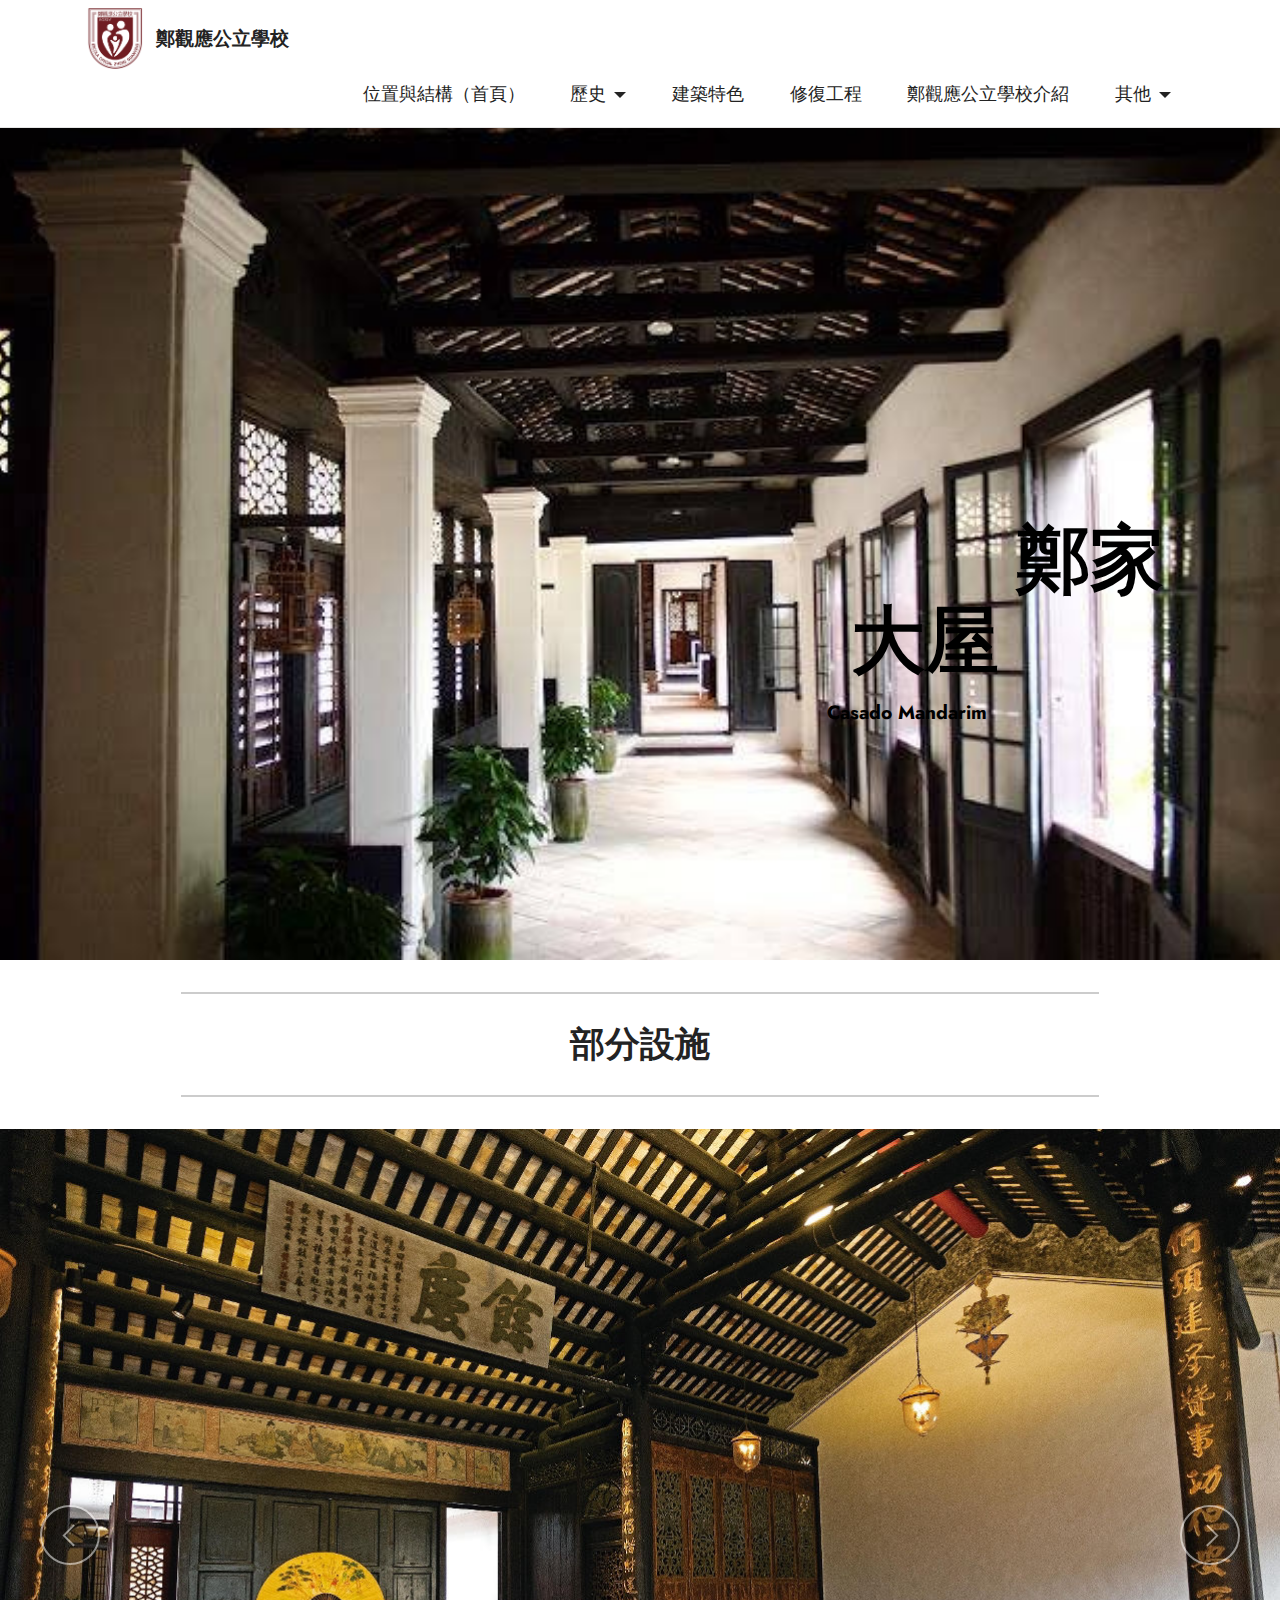
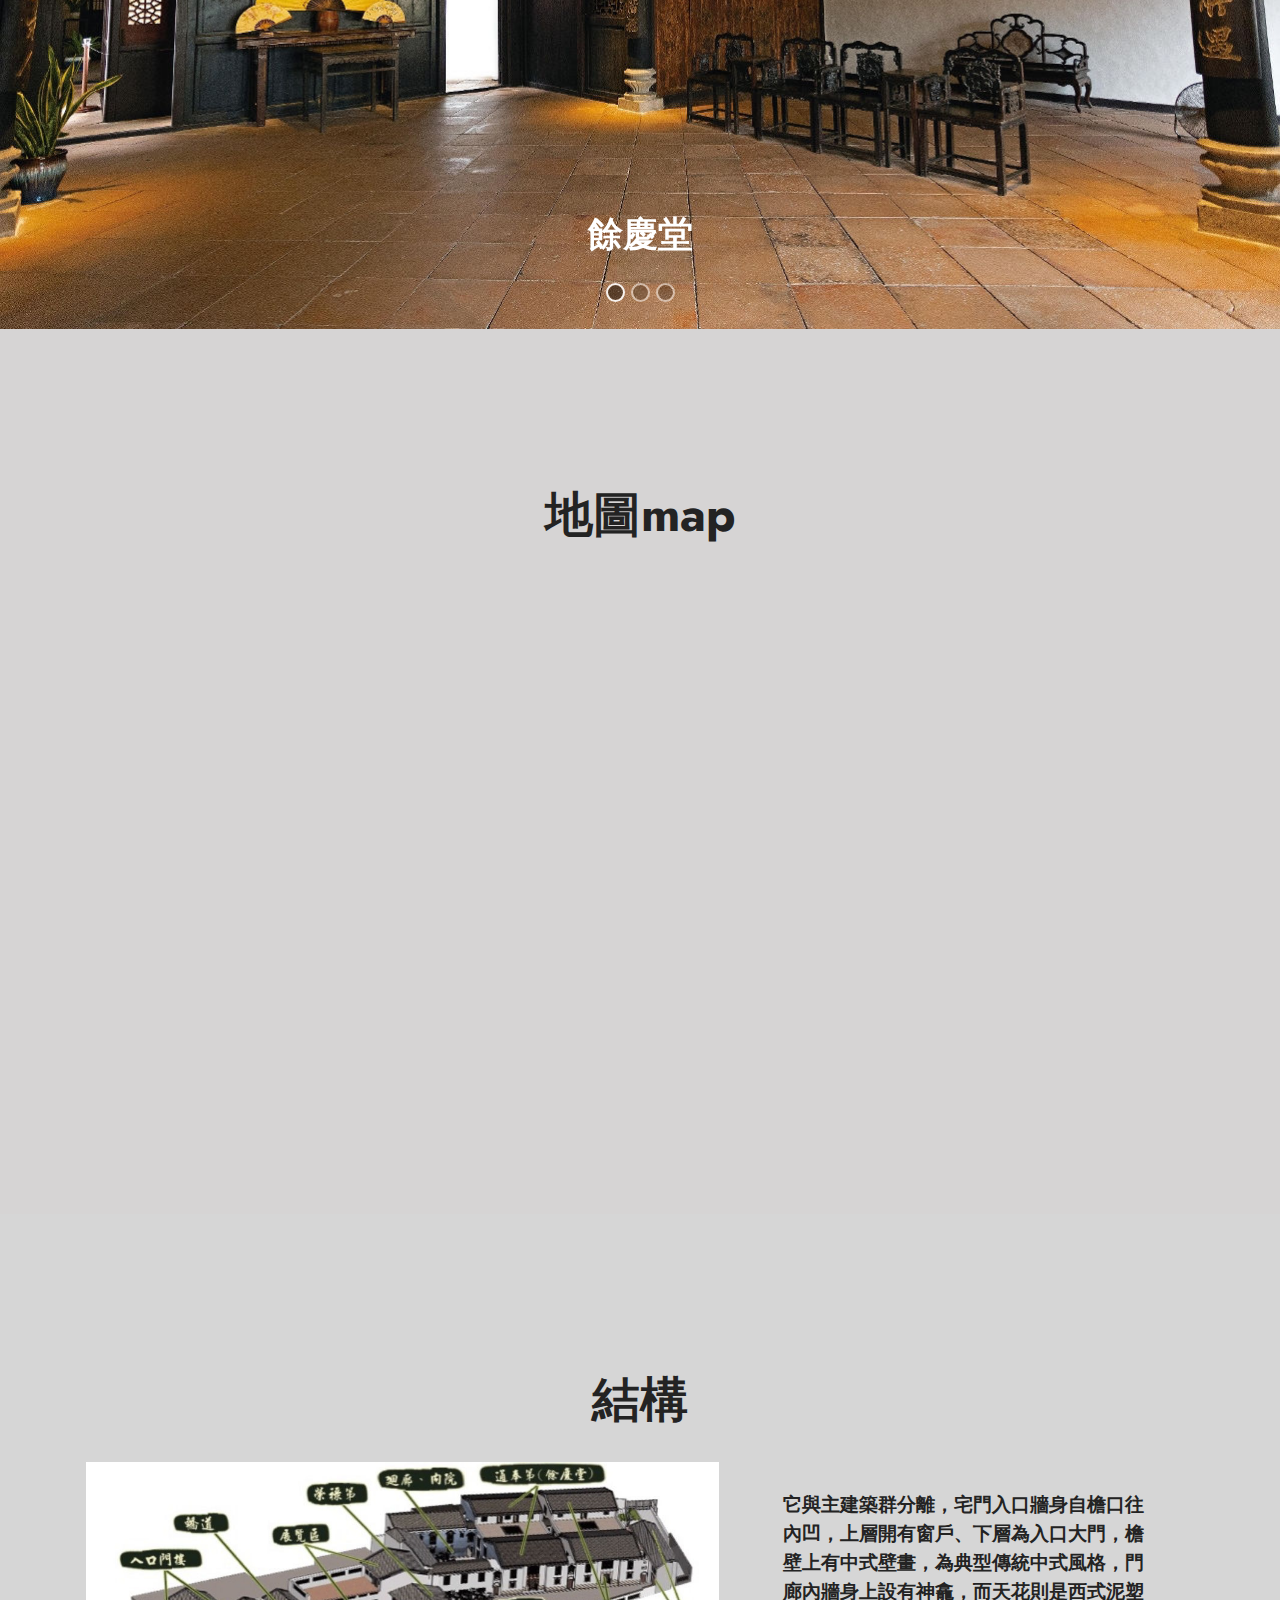
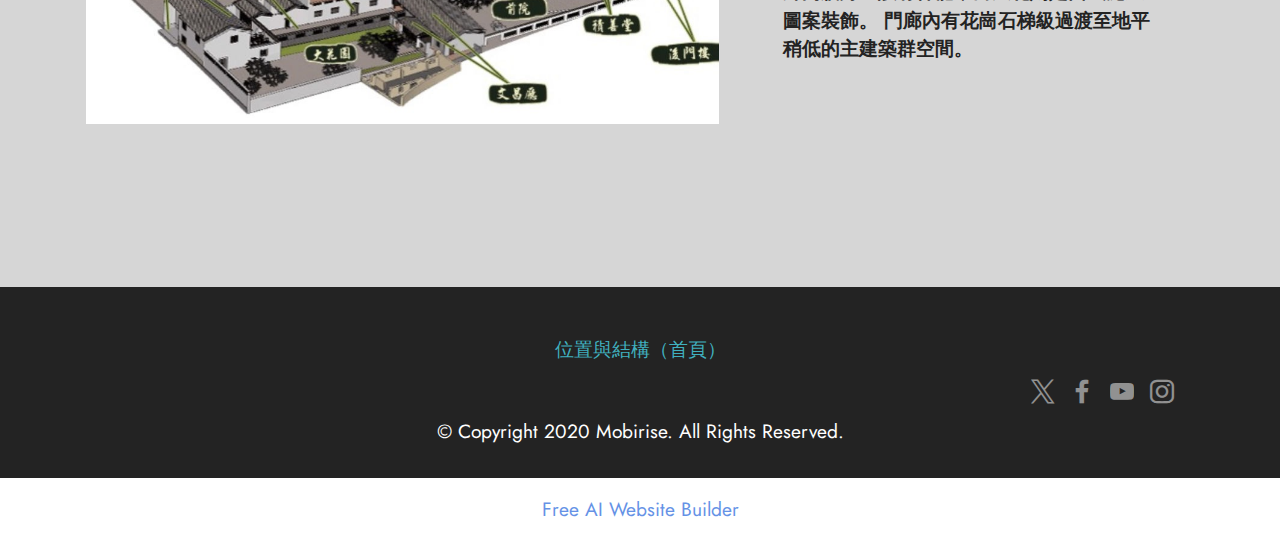
<file: index.html>
<!DOCTYPE html>
<html  >
<head>
  <!-- Site made with Mobirise Website Builder v5.9.18, https://mobirise.com -->
  <meta charset="UTF-8">
  <meta http-equiv="X-UA-Compatible" content="IE=edge">
  <meta name="generator" content="Mobirise v5.9.18, mobirise.com">
  <meta name="viewport" content="width=device-width, initial-scale=1, minimum-scale=1">
  <link rel="shortcut icon" href="assets/images/eozgy1-121x129.png" type="image/x-icon">
  <meta name="description" content="">
  
  
  <title>Home</title>
  <link rel="stylesheet" href="assets/web/assets/mobirise-icons2/mobirise2.css">
  <link rel="stylesheet" href="assets/bootstrap/css/bootstrap.min.css">
  <link rel="stylesheet" href="assets/bootstrap/css/bootstrap-grid.min.css">
  <link rel="stylesheet" href="assets/bootstrap/css/bootstrap-reboot.min.css">
  <link rel="stylesheet" href="assets/parallax/jarallax.css">
  <link rel="stylesheet" href="assets/dropdown/css/style.css">
  <link rel="stylesheet" href="assets/socicon/css/styles.css">
  <link rel="stylesheet" href="assets/theme/css/style.css">
  <link rel="preload" href="https://fonts.googleapis.com/css?family=Jost:100,200,300,400,500,600,700,800,900,100i,200i,300i,400i,500i,600i,700i,800i,900i&display=swap" as="style" onload="this.onload=null;this.rel='stylesheet'">
  <noscript><link rel="stylesheet" href="https://fonts.googleapis.com/css?family=Jost:100,200,300,400,500,600,700,800,900,100i,200i,300i,400i,500i,600i,700i,800i,900i&display=swap"></noscript>
  <link rel="preload" as="style" href="assets/mobirise/css/mbr-additional.css?v=8VktQ6"><link rel="stylesheet" href="assets/mobirise/css/mbr-additional.css?v=8VktQ6" type="text/css">

  
  
  
</head>
<body>
  
  <section data-bs-version="5.1" class="menu cid-s48OLK6784" once="menu" id="menu1-h">
    
    <nav class="navbar navbar-dropdown navbar-fixed-top navbar-expand-lg">
        <div class="container">
            <div class="navbar-brand">
                <span class="navbar-logo">
                    <a href="https://mobiri.se">
                        <img src="assets/images/eozgy1-121x129.png" alt="Mobirise Website Builder" style="height: 3.8rem;">
                    </a>
                </span>
                <span class="navbar-caption-wrap"><a class="navbar-caption text-black display-7" href="https://mobiri.se">鄭觀應公立學校</a></span>
            </div>
            <button class="navbar-toggler" type="button" data-toggle="collapse" data-bs-toggle="collapse" data-target="#navbarSupportedContent" data-bs-target="#navbarSupportedContent" aria-controls="navbarNavAltMarkup" aria-expanded="false" aria-label="Toggle navigation">
                <div class="hamburger">
                    <span></span>
                    <span></span>
                    <span></span>
                    <span></span>
                </div>
            </button>
            <div class="collapse navbar-collapse" id="navbarSupportedContent">
                <ul class="navbar-nav nav-dropdown nav-right" data-app-modern-menu="true"><li class="nav-item"><a class="nav-link link text-black text-primary display-4" href="index.html">位置與結構（首頁）</a></li>
                    <li class="nav-item dropdown"><a class="nav-link link text-black dropdown-toggle display-4" href="https://mobirise.com" data-toggle="dropdown-submenu" data-bs-toggle="dropdown" data-bs-auto-close="outside" aria-expanded="false">歷史</a><div class="dropdown-menu" aria-labelledby="dropdown-552"><a class="text-black dropdown-item text-primary display-4" href="page2.html">十九世紀</a><a class="text-black dropdown-item text-primary display-4" href="page10.html">二十世紀</a><a class="text-black dropdown-item text-primary display-4" href="page11.html">二十一世紀</a></div></li><li class="nav-item"><a class="nav-link link text-black text-primary display-4" href="page4.html">建築特色</a></li><li class="nav-item"><a class="nav-link link text-black text-primary display-4" href="page9.html">修復工程</a></li><li class="nav-item"><a class="nav-link link text-black text-primary display-4" href="page5.html">鄭觀應公立學校介紹</a></li><li class="nav-item dropdown"><a class="nav-link link text-black dropdown-toggle display-4" href="https://mobirise.com" data-toggle="dropdown-submenu" data-bs-toggle="dropdown" data-bs-auto-close="outside" aria-expanded="false">其他</a><div class="dropdown-menu" aria-labelledby="dropdown-580"><a class="text-black dropdown-item text-primary display-4" href="page8.html" aria-expanded="false">網站結構</a><a class="text-black dropdown-item text-primary display-4" href="page6.html">網站製作者介紹及分工表</a><a class="text-black dropdown-item text-primary display-4" href="page7.html">鳴謝頁面</a></div></li></ul>
                
                
            </div>
        </div>
    </nav>

</section>

<section data-bs-version="5.1" class="header3 cid-ucU3S89EjR mbr-fullscreen" id="header3-l">

    

    
    <div class="mbr-overlay" style="opacity: 0; background-color: rgb(255, 255, 255);"></div>

    <div class="align-center container">
        <div class="row justify-content-end">
            <div class="col-12 col-lg-6">
                <h1 class="mbr-section-title mbr-fonts-style mb-3 display-1"><strong><br></strong><br><br><strong>&nbsp; &nbsp; &nbsp; &nbsp; &nbsp; &nbsp; &nbsp; &nbsp;鄭家大屋</strong></h1>
                
                <p class="mbr-text mbr-fonts-style display-7"><strong>Casado Mandarim&nbsp; &nbsp; &nbsp;&nbsp;</strong></p>
                
            </div>
        </div>
    </div>
</section>

<section data-bs-version="5.1" class="content6 cid-uedZYFN61J" id="content6-1l">
    
    <div class="container">
        <div class="row justify-content-center">
            <div class="col-md-12 col-lg-10">
                <hr class="line">
                <p class="mbr-text align-center mbr-fonts-style my-4 display-5"><strong>部分設施</strong></p>
                <hr class="line">
            </div>
        </div>
    </div>
</section>

<section data-bs-version="5.1" class="slider1 cid-ucU5yt4rg5" id="slider1-q">
    
    <div class="carousel slide" id="ufV128lDL1" data-interval="5000" data-bs-interval="5000">
        <ol class="carousel-indicators">
            <li data-slide-to="0" data-bs-slide-to="0" class="active" data-target="#ufV128lDL1" data-bs-target="#ufV128lDL1"></li>
            <li data-slide-to="1" data-bs-slide-to="1" data-target="#ufV128lDL1" data-bs-target="#ufV128lDL1"></li><li data-slide-to="2" data-bs-slide-to="2" data-target="#ufV128lDL1" data-bs-target="#ufV128lDL1"></li>
            
        </ol>
        <div class="carousel-inner">
            
            <div class="carousel-item slider-image item active">
                <div class="item-wrapper">
                    <img class="d-block w-100" src="assets/images/h-1278x852.jpg" alt="Mobirise Website Builder" data-slide-to="0" data-bs-slide-to="0">
                    
                    <div class="carousel-caption">
                        <h5 class="mbr-section-subtitle mbr-fonts-style display-5"><strong>餘慶堂</strong></h5>
                        
                    </div>
                </div>
            </div>
            <div class="carousel-item slider-image item">
                <div class="item-wrapper">
                    <img class="d-block w-100" src="assets/images/12345678910-640x426.jpg" alt="Mobirise Website Builder" data-slide-to="1" data-bs-slide-to="1">
                    
                    <div class="carousel-caption">
                        <h5 class="mbr-section-subtitle mbr-fonts-style display-5"><strong>入口院落</strong></h5>
                        
                    </div>
                </div>
            </div><div class="carousel-item slider-image item">
                <div class="item-wrapper">
                    <img class="d-block w-100" src="assets/images/img-9897-640x480.jpg" alt="Mobirise Website Builder" data-slide-to="2" data-bs-slide-to="2">
                    
                    <div class="carousel-caption">
                        <h5 class="mbr-section-subtitle mbr-fonts-style display-5">
                            <strong>内院</strong></h5>
                        
                    </div>
                </div>
            </div>
        </div>
        <a class="carousel-control carousel-control-prev" role="button" data-slide="prev" data-bs-slide="prev" href="#ufV128lDL1">
            <span class="mobi-mbri mobi-mbri-arrow-prev" aria-hidden="true"></span>
            <span class="sr-only visually-hidden">Previous</span>
        </a>
        <a class="carousel-control carousel-control-next" role="button" data-slide="next" data-bs-slide="next" href="#ufV128lDL1">
            <span class="mobi-mbri mobi-mbri-arrow-next" aria-hidden="true"></span>
            <span class="sr-only visually-hidden">Next</span>
        </a>
    </div>
</section>

<section data-bs-version="5.1" class="map1 cid-ucUbrk0yR1" id="map1-r">
    
    
    
    <div class="container">
        <div class="mbr-section-head mb-4">
            <h3 class="mbr-section-title mbr-fonts-style align-center mb-0 display-2"><strong>地圖map</strong></h3>
            
        </div>
        <div class="google-map"><iframe frameborder="0" style="border:0" src="https://www.google.com/maps/embed/v1/place?key=AIzaSyB7QWkvlxV39ZsyKvhZRjPGVqlJFvxxNkw&amp;q=澳门Antonio da Silva10 Travessa de" allowfullscreen=""></iframe></div>
    </div>
</section>

<section data-bs-version="5.1" class="testimonials1 cid-ucU4Kjq7SF mbr-parallax-background" id="testimonials1-n">
    

    
    <div class="mbr-overlay" style="opacity: 0.6; background-color: rgb(187, 187, 187);">
    </div>
    <div class="container">
        <h3 class="mbr-section-title mbr-fonts-style align-center mb-4 display-2">
            <strong>結構</strong></h3>
        <div class="row align-items-center">
            <div class="col-12 col-md-7">
                <div class="image-wrapper">
                    <img src="assets/images/img-9897-1076x434.jpeg" alt="Mobirise Website Builder">
                </div>
            </div>
            <div class="col-12 col-md">
                <div class="text-wrapper">
                    <p class="mbr-text mbr-fonts-style mb-4 display-7"><strong>它與主建築群分離，宅門入口牆身自檐口往內凹，上層開有窗戶、下層為入口大門，檐壁上有中式壁畫，為典型傳統中式風格，門廊內牆身上設有神龕，而天花則是西式泥塑圖案裝飾。 門廊內有花崗石梯級過渡至地平稍低的主建築群空間。</strong></p>
                    
                    
                </div>
            </div>
        </div>
    </div>
</section>

<section data-bs-version="5.1" class="footer3 cid-s48P1Icc8J" once="footers" id="footer3-i">

    

    

    <div class="container">
        <div class="media-container-row align-center mbr-white">
            <div class="row row-links">
                <ul class="foot-menu">
                    
                    
                    
                    
                    
                <li class="foot-menu-item mbr-fonts-style display-7"><a href="index.html" class="text-success text-primary">位置與結構（首頁）</a></li></ul>
            </div>
            <div class="row social-row">
                <div class="social-list align-right pb-2">
                    
                    
                    
                    
                    
                    
                <div class="soc-item">
                        <a href="https://twitter.com/mobirise" target="_blank">
                            <span class="socicon-twitter socicon mbr-iconfont mbr-iconfont-social"></span>
                        </a>
                    </div><div class="soc-item">
                        <a href="https://www.facebook.com/pages/Mobirise/1616226671953247" target="_blank">
                            <span class="socicon-facebook socicon mbr-iconfont mbr-iconfont-social"></span>
                        </a>
                    </div><div class="soc-item">
                        <a href="https://www.youtube.com/c/mobirise" target="_blank">
                            <span class="socicon-youtube socicon mbr-iconfont mbr-iconfont-social"></span>
                        </a>
                    </div><div class="soc-item">
                        <a href="https://instagram.com/mobirise" target="_blank">
                            <span class="mbr-iconfont mbr-iconfont-social socicon-instagram socicon"></span>
                        </a>
                    </div></div>
            </div>
            <div class="row row-copirayt">
                <p class="mbr-text mb-0 mbr-fonts-style mbr-white align-center display-7">
                    © Copyright 2020 Mobirise. All Rights Reserved.
                </p>
            </div>
        </div>
    </div>
</section><section class="display-7" style="padding: 0;align-items: center;justify-content: center;flex-wrap: wrap;    align-content: center;display: flex;position: relative;height: 4rem;"><a href="https://mobiri.se/2888951" style="flex: 1 1;height: 4rem;position: absolute;width: 100%;z-index: 1;"><img alt="" style="height: 4rem;" src="[data-uri]"></a><p style="margin: 0;text-align: center;" class="display-7">&#8204;</p><a style="z-index:1" href="https://mobirise.com/builder/ai-website-builder.html">Free AI Website Builder</a></section><script src="assets/bootstrap/js/bootstrap.bundle.min.js"></script>  <script src="assets/parallax/jarallax.js"></script>  <script src="assets/smoothscroll/smooth-scroll.js"></script>  <script src="assets/ytplayer/index.js"></script>  <script src="assets/dropdown/js/navbar-dropdown.js"></script>  <script src="assets/theme/js/script.js"></script>  
  
  
</body>
</html>
</file>
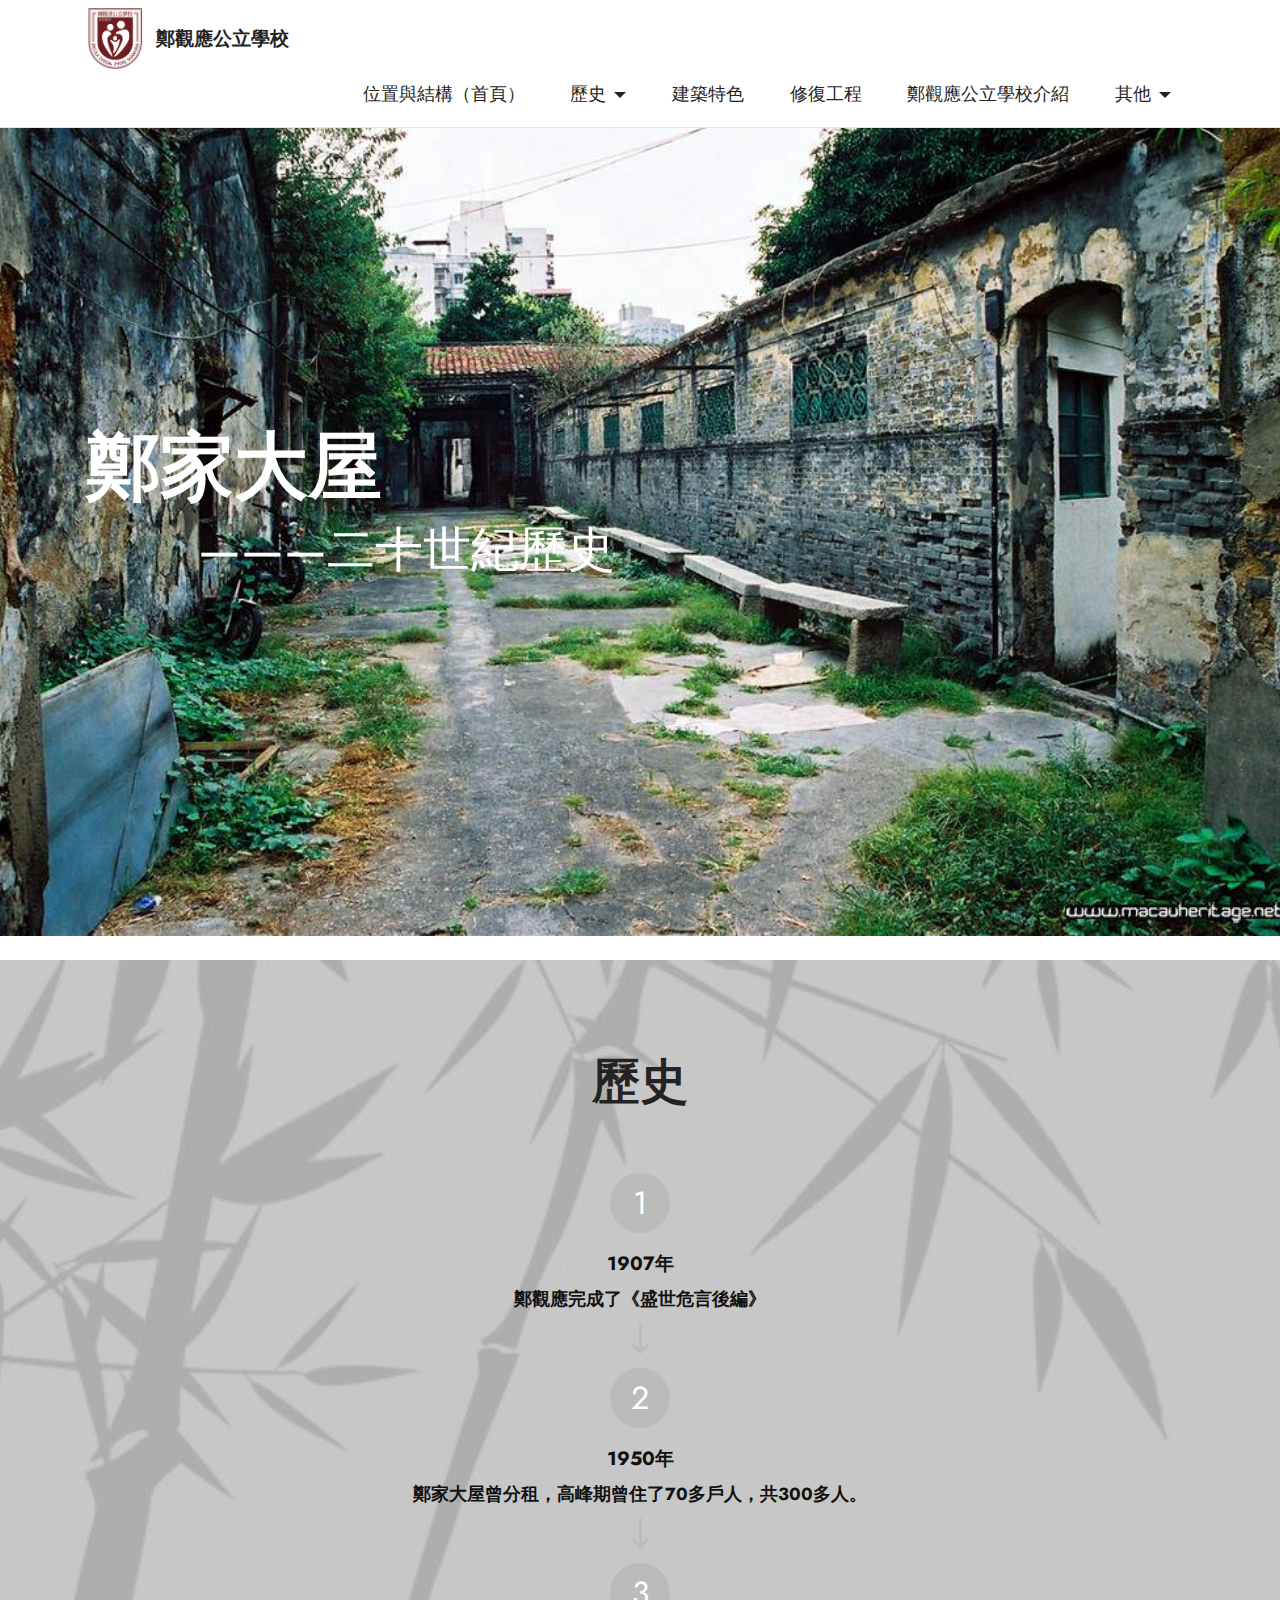
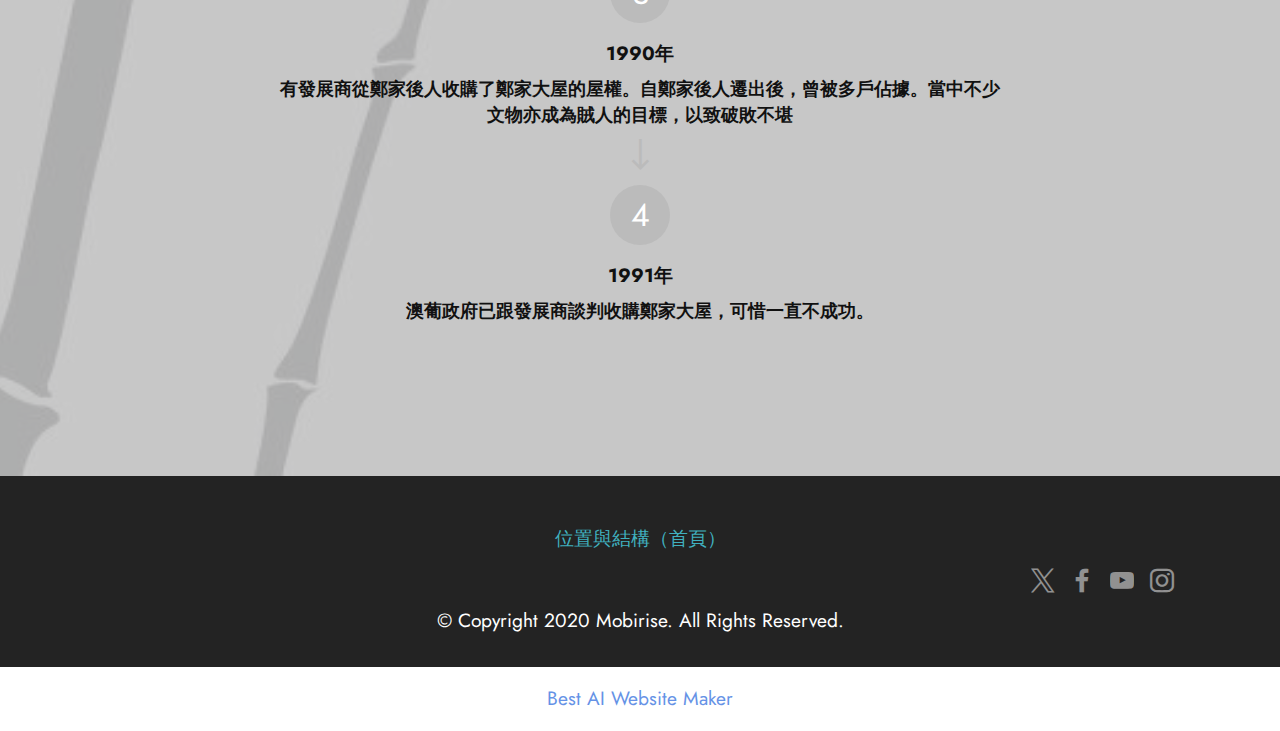
<file: page10.html>
<!DOCTYPE html>
<html  >
<head>
  <!-- Site made with Mobirise Website Builder v5.9.18, https://mobirise.com -->
  <meta charset="UTF-8">
  <meta http-equiv="X-UA-Compatible" content="IE=edge">
  <meta name="generator" content="Mobirise v5.9.18, mobirise.com">
  <meta name="viewport" content="width=device-width, initial-scale=1, minimum-scale=1">
  <link rel="shortcut icon" href="assets/images/eozgy1-121x129.png" type="image/x-icon">
  <meta name="description" content="">
  
  
  <title>二十世紀</title>
  <link rel="stylesheet" href="assets/web/assets/mobirise-icons2/mobirise2.css">
  <link rel="stylesheet" href="assets/bootstrap/css/bootstrap.min.css">
  <link rel="stylesheet" href="assets/bootstrap/css/bootstrap-grid.min.css">
  <link rel="stylesheet" href="assets/bootstrap/css/bootstrap-reboot.min.css">
  <link rel="stylesheet" href="assets/parallax/jarallax.css">
  <link rel="stylesheet" href="assets/dropdown/css/style.css">
  <link rel="stylesheet" href="assets/socicon/css/styles.css">
  <link rel="stylesheet" href="assets/theme/css/style.css">
  <link rel="preload" href="https://fonts.googleapis.com/css?family=Jost:100,200,300,400,500,600,700,800,900,100i,200i,300i,400i,500i,600i,700i,800i,900i&display=swap" as="style" onload="this.onload=null;this.rel='stylesheet'">
  <noscript><link rel="stylesheet" href="https://fonts.googleapis.com/css?family=Jost:100,200,300,400,500,600,700,800,900,100i,200i,300i,400i,500i,600i,700i,800i,900i&display=swap"></noscript>
  <link rel="preload" as="style" href="assets/mobirise/css/mbr-additional.css?v=zA6AEr"><link rel="stylesheet" href="assets/mobirise/css/mbr-additional.css?v=zA6AEr" type="text/css">

  
  
  
</head>
<body>
  
  <section data-bs-version="5.1" class="menu cid-udyY85GIZv" once="menu" id="menu1-1d">
    
    <nav class="navbar navbar-dropdown navbar-fixed-top navbar-expand-lg">
        <div class="container">
            <div class="navbar-brand">
                <span class="navbar-logo">
                    <a href="https://mobiri.se">
                        <img src="assets/images/eozgy1-121x129.png" alt="Mobirise Website Builder" style="height: 3.8rem;">
                    </a>
                </span>
                <span class="navbar-caption-wrap"><a class="navbar-caption text-black display-7" href="https://mobiri.se">鄭觀應公立學校</a></span>
            </div>
            <button class="navbar-toggler" type="button" data-toggle="collapse" data-bs-toggle="collapse" data-target="#navbarSupportedContent" data-bs-target="#navbarSupportedContent" aria-controls="navbarNavAltMarkup" aria-expanded="false" aria-label="Toggle navigation">
                <div class="hamburger">
                    <span></span>
                    <span></span>
                    <span></span>
                    <span></span>
                </div>
            </button>
            <div class="collapse navbar-collapse" id="navbarSupportedContent">
                <ul class="navbar-nav nav-dropdown nav-right" data-app-modern-menu="true"><li class="nav-item"><a class="nav-link link text-black text-primary display-4" href="index.html">位置與結構（首頁）</a></li>
                    <li class="nav-item dropdown"><a class="nav-link link text-black dropdown-toggle display-4" href="https://mobirise.com" data-toggle="dropdown-submenu" data-bs-toggle="dropdown" data-bs-auto-close="outside" aria-expanded="false">歷史</a><div class="dropdown-menu" aria-labelledby="dropdown-552"><a class="text-black dropdown-item text-primary display-4" href="page2.html">十九世紀</a><a class="text-black dropdown-item text-primary display-4" href="page10.html">二十世紀</a><a class="text-black dropdown-item text-primary display-4" href="page11.html">二十一世紀</a></div></li><li class="nav-item"><a class="nav-link link text-black text-primary display-4" href="page4.html">建築特色</a></li><li class="nav-item"><a class="nav-link link text-black text-primary display-4" href="page9.html">修復工程</a></li><li class="nav-item"><a class="nav-link link text-black text-primary display-4" href="page5.html">鄭觀應公立學校介紹</a></li><li class="nav-item dropdown"><a class="nav-link link text-black dropdown-toggle display-4" href="https://mobirise.com" data-toggle="dropdown-submenu" data-bs-toggle="dropdown" data-bs-auto-close="outside" aria-expanded="false">其他</a><div class="dropdown-menu" aria-labelledby="dropdown-580"><a class="text-black dropdown-item text-primary display-4" href="page8.html" aria-expanded="false">網站結構</a><a class="text-black dropdown-item text-primary display-4" href="page6.html">網站製作者介紹及分工表</a><a class="text-black dropdown-item text-primary display-4" href="page7.html">鳴謝頁面</a></div></li></ul>
                
                
            </div>
        </div>
    </nav>

</section>

<section data-bs-version="5.1" class="header2 cid-udyY865Lvx mbr-fullscreen mbr-parallax-background" id="header2-1e">

    

    
    

    <div class="container">
        <div class="row">
            <div class="col-12 col-lg-7">
                <h1 class="mbr-section-title mbr-fonts-style mb-3 display-1"><strong>鄭家大屋</strong></h1>
                <h2 class="mbr-section-subtitle mbr-fonts-style mb-3 display-2">&nbsp; &nbsp; &nbsp; &nbsp; ———二十世紀歷史</h2>
                
                
            </div>
        </div>
    </div>
</section>

<section data-bs-version="5.1" class="features20 cid-udyY86tJzF" id="features21-1f">

    

    
    <div class="mbr-overlay" style="opacity: 0.8; background-color: rgb(187, 187, 187);">
    </div>
    <div class="container">
        <div class="row justify-content-center">
            <div class="col-md-12 col-lg-9">
                <div class="card-wrapper mb-4">
                    <div class="card-box align-center">
                        <h4 class="card-title mbr-fonts-style mb-4 display-2">
                            <strong>歷史</strong></h4>
                        
                        
                    </div>
                </div>
            </div>
            <div class="col-12 col-md-8">
                <div class="item mbr-flex">
                    <div class="icon-wrap w-100">
                        <div class="icon-box">
                            <span class="step-number mbr-fonts-style display-5">1</span>
                        </div>
                    </div>
                    <div class="text-box">
                        <h4 class="icon-title card-title mbr-black mbr-fonts-style display-7">
                            <strong>1907年</strong>
                        </h4>
                        <h5 class="icon-text mbr-black mbr-fonts-style display-4"><strong>鄭觀應完成了《盛世危言後編》</strong></h5>
                    </div>
                </div>
                <div class="item mbr-flex">
                    <div class="icon-wrap w-100">
                        <div class="icon-box">
                            <span class="step-number mbr-fonts-style display-5">2</span>
                        </div>
                    </div>
                    <div class="text-box">
                        <h4 class="icon-title card-title mbr-black mbr-fonts-style display-7">
                            <strong>1950年</strong>
                        </h4>
                        <h5 class="icon-text mbr-black mbr-fonts-style display-4"><strong>鄭家大屋曾分租，高峰期曾住了70多戶人，共300多人。</strong></h5>
                    </div>
                </div>
                <div class="item mbr-flex">
                    <div class="icon-wrap w-100">
                        <div class="icon-box">
                            <span class="step-number mbr-fonts-style display-5">3</span>
                        </div>
                    </div>
                    <div class="text-box">
                        <h4 class="icon-title card-title mbr-black mbr-fonts-style display-7">
                            <strong>1990年</strong>
                        </h4>
                        <h5 class="icon-text mbr-black mbr-fonts-style display-4"><strong>有發展商從鄭家後人收購了鄭家大屋的屋權。自鄭家後人遷出後，曾被多戶佔據。當中不少文物亦成為賊人的目標，以致破敗不堪</strong></h5>
                    </div>
                </div>
                <div class="item mbr-flex last">
                    <div class="icon-wrap w-100">
                        <div class="icon-box">
                            <span class="step-number mbr-fonts-style display-5">4</span>
                        </div>
                    </div>
                    <div class="text-box">
                        <h4 class="icon-title card-title mbr-black mbr-fonts-style display-7">
                            <strong>1991年</strong>
                        </h4>
                        <h5 class="icon-text mbr-black mbr-fonts-style display-4"><strong>澳葡政府已跟發展商談判收購鄭家大屋，可惜一直不成功。</strong></h5>
                    </div>
                </div>
                
                
                
                
                
                
            </div>
        </div>
    </div>
</section>

<section data-bs-version="5.1" class="footer3 cid-udyY873K8g" once="footers" id="footer3-1g">

    

    

    <div class="container">
        <div class="media-container-row align-center mbr-white">
            <div class="row row-links">
                <ul class="foot-menu">
                    
                    
                    
                    
                    
                <li class="foot-menu-item mbr-fonts-style display-7"><a href="index.html" class="text-success text-primary">位置與結構（首頁）</a></li></ul>
            </div>
            <div class="row social-row">
                <div class="social-list align-right pb-2">
                    
                    
                    
                    
                    
                    
                <div class="soc-item">
                        <a href="https://twitter.com/mobirise" target="_blank">
                            <span class="socicon-twitter socicon mbr-iconfont mbr-iconfont-social"></span>
                        </a>
                    </div><div class="soc-item">
                        <a href="https://www.facebook.com/pages/Mobirise/1616226671953247" target="_blank">
                            <span class="socicon-facebook socicon mbr-iconfont mbr-iconfont-social"></span>
                        </a>
                    </div><div class="soc-item">
                        <a href="https://www.youtube.com/c/mobirise" target="_blank">
                            <span class="socicon-youtube socicon mbr-iconfont mbr-iconfont-social"></span>
                        </a>
                    </div><div class="soc-item">
                        <a href="https://instagram.com/mobirise" target="_blank">
                            <span class="mbr-iconfont mbr-iconfont-social socicon-instagram socicon"></span>
                        </a>
                    </div></div>
            </div>
            <div class="row row-copirayt">
                <p class="mbr-text mb-0 mbr-fonts-style mbr-white align-center display-7">
                    © Copyright 2020 Mobirise. All Rights Reserved.
                </p>
            </div>
        </div>
    </div>
</section><section class="display-7" style="padding: 0;align-items: center;justify-content: center;flex-wrap: wrap;    align-content: center;display: flex;position: relative;height: 4rem;"><a href="https://mobiri.se/2888951" style="flex: 1 1;height: 4rem;position: absolute;width: 100%;z-index: 1;"><img alt="" style="height: 4rem;" src="[data-uri]"></a><p style="margin: 0;text-align: center;" class="display-7">&#8204;</p><a style="z-index:1" href="https://mobirise.com/builder/ai-website-maker.html">Best AI Website Maker</a></section><script src="assets/bootstrap/js/bootstrap.bundle.min.js"></script>  <script src="assets/parallax/jarallax.js"></script>  <script src="assets/smoothscroll/smooth-scroll.js"></script>  <script src="assets/ytplayer/index.js"></script>  <script src="assets/dropdown/js/navbar-dropdown.js"></script>  <script src="assets/theme/js/script.js"></script>  
  
  
</body>
</html>
</file>
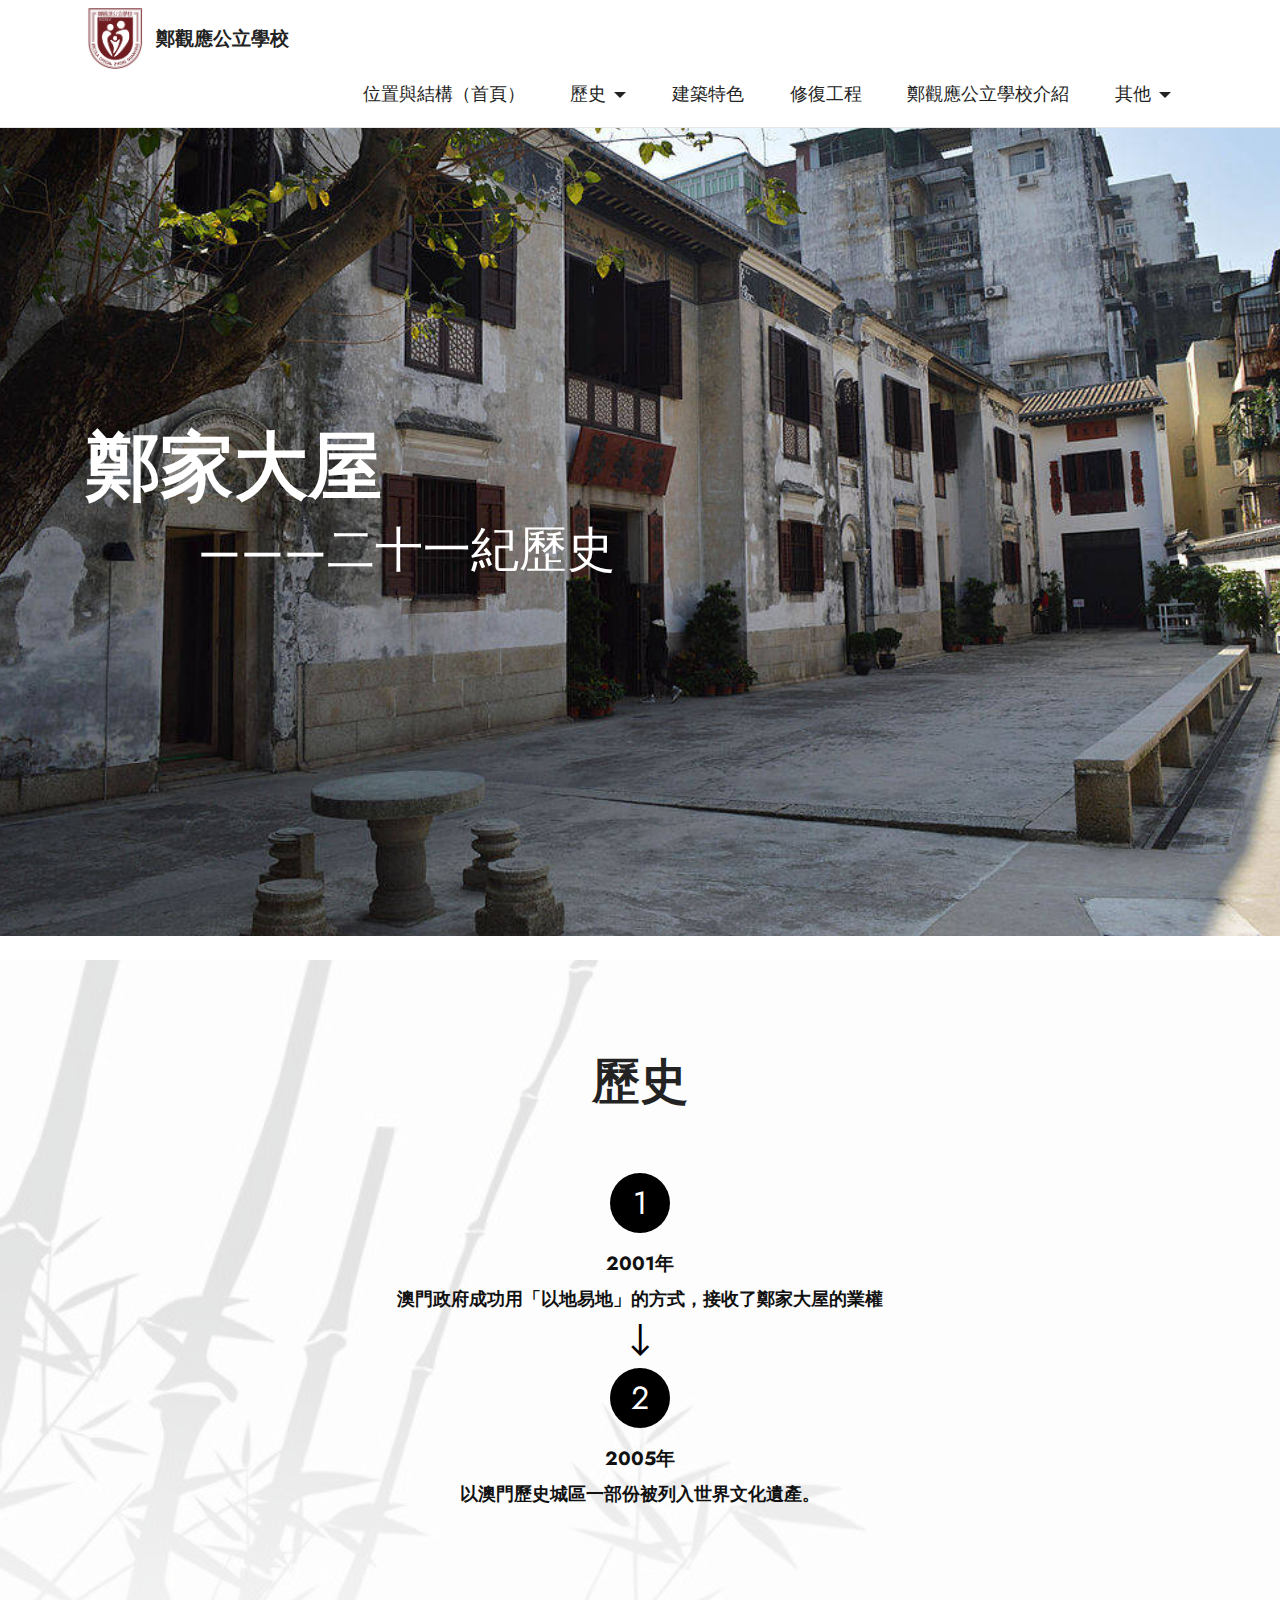
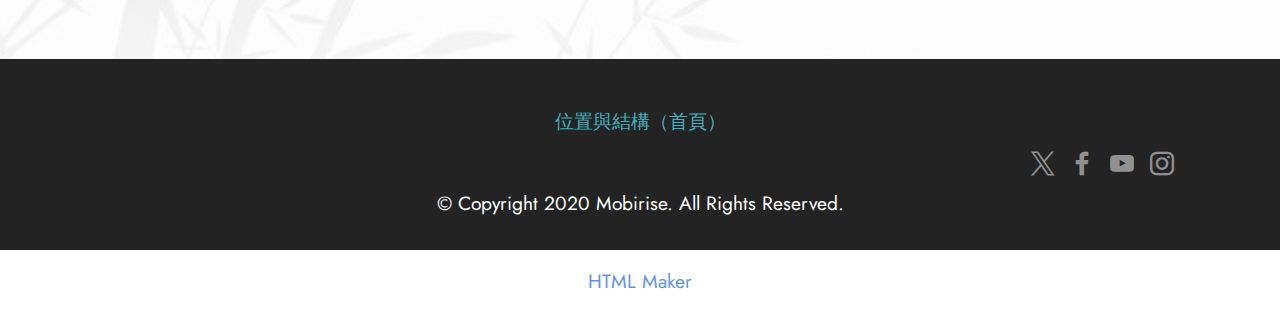
<file: page11.html>
<!DOCTYPE html>
<html  >
<head>
  <!-- Site made with Mobirise Website Builder v5.9.18, https://mobirise.com -->
  <meta charset="UTF-8">
  <meta http-equiv="X-UA-Compatible" content="IE=edge">
  <meta name="generator" content="Mobirise v5.9.18, mobirise.com">
  <meta name="viewport" content="width=device-width, initial-scale=1, minimum-scale=1">
  <link rel="shortcut icon" href="assets/images/eozgy1-121x129.png" type="image/x-icon">
  <meta name="description" content="">
  
  
  <title>二十一世紀</title>
  <link rel="stylesheet" href="assets/web/assets/mobirise-icons2/mobirise2.css">
  <link rel="stylesheet" href="assets/bootstrap/css/bootstrap.min.css">
  <link rel="stylesheet" href="assets/bootstrap/css/bootstrap-grid.min.css">
  <link rel="stylesheet" href="assets/bootstrap/css/bootstrap-reboot.min.css">
  <link rel="stylesheet" href="assets/parallax/jarallax.css">
  <link rel="stylesheet" href="assets/dropdown/css/style.css">
  <link rel="stylesheet" href="assets/socicon/css/styles.css">
  <link rel="stylesheet" href="assets/theme/css/style.css">
  <link rel="preload" href="https://fonts.googleapis.com/css?family=Jost:100,200,300,400,500,600,700,800,900,100i,200i,300i,400i,500i,600i,700i,800i,900i&display=swap" as="style" onload="this.onload=null;this.rel='stylesheet'">
  <noscript><link rel="stylesheet" href="https://fonts.googleapis.com/css?family=Jost:100,200,300,400,500,600,700,800,900,100i,200i,300i,400i,500i,600i,700i,800i,900i&display=swap"></noscript>
  <link rel="preload" as="style" href="assets/mobirise/css/mbr-additional.css?v=EYzooy"><link rel="stylesheet" href="assets/mobirise/css/mbr-additional.css?v=EYzooy" type="text/css">

  
  
  
</head>
<body>
  
  <section data-bs-version="5.1" class="menu cid-uedSOzIu8l" once="menu" id="menu1-1h">
    
    <nav class="navbar navbar-dropdown navbar-fixed-top navbar-expand-lg">
        <div class="container">
            <div class="navbar-brand">
                <span class="navbar-logo">
                    <a href="https://mobiri.se">
                        <img src="assets/images/eozgy1-121x129.png" alt="Mobirise Website Builder" style="height: 3.8rem;">
                    </a>
                </span>
                <span class="navbar-caption-wrap"><a class="navbar-caption text-black display-7" href="https://mobiri.se">鄭觀應公立學校</a></span>
            </div>
            <button class="navbar-toggler" type="button" data-toggle="collapse" data-bs-toggle="collapse" data-target="#navbarSupportedContent" data-bs-target="#navbarSupportedContent" aria-controls="navbarNavAltMarkup" aria-expanded="false" aria-label="Toggle navigation">
                <div class="hamburger">
                    <span></span>
                    <span></span>
                    <span></span>
                    <span></span>
                </div>
            </button>
            <div class="collapse navbar-collapse" id="navbarSupportedContent">
                <ul class="navbar-nav nav-dropdown nav-right" data-app-modern-menu="true"><li class="nav-item"><a class="nav-link link text-black text-primary display-4" href="index.html">位置與結構（首頁）</a></li>
                    <li class="nav-item dropdown"><a class="nav-link link text-black dropdown-toggle display-4" href="https://mobirise.com" data-toggle="dropdown-submenu" data-bs-toggle="dropdown" data-bs-auto-close="outside" aria-expanded="false">歷史</a><div class="dropdown-menu" aria-labelledby="dropdown-552"><a class="text-black dropdown-item text-primary display-4" href="page2.html">十九世紀</a><a class="text-black dropdown-item text-primary display-4" href="page10.html">二十世紀</a><a class="text-black dropdown-item text-primary display-4" href="page11.html">二十一世紀</a></div></li><li class="nav-item"><a class="nav-link link text-black text-primary display-4" href="page4.html">建築特色</a></li><li class="nav-item"><a class="nav-link link text-black text-primary display-4" href="page9.html">修復工程</a></li><li class="nav-item"><a class="nav-link link text-black text-primary display-4" href="page5.html">鄭觀應公立學校介紹</a></li><li class="nav-item dropdown"><a class="nav-link link text-black dropdown-toggle display-4" href="https://mobirise.com" data-toggle="dropdown-submenu" data-bs-toggle="dropdown" data-bs-auto-close="outside" aria-expanded="false">其他</a><div class="dropdown-menu" aria-labelledby="dropdown-580"><a class="text-black dropdown-item text-primary display-4" href="page8.html" aria-expanded="false">網站結構</a><a class="text-black dropdown-item text-primary display-4" href="page6.html">網站製作者介紹及分工表</a><a class="text-black dropdown-item text-primary display-4" href="page7.html">鳴謝頁面</a></div></li></ul>
                
                
            </div>
        </div>
    </nav>

</section>

<section data-bs-version="5.1" class="header2 cid-uedSOAb8ej mbr-fullscreen mbr-parallax-background" id="header2-1i">

    

    
    

    <div class="container">
        <div class="row">
            <div class="col-12 col-lg-7">
                <h1 class="mbr-section-title mbr-fonts-style mb-3 display-1"><strong>鄭家大屋</strong></h1>
                <h2 class="mbr-section-subtitle mbr-fonts-style mb-3 display-2">&nbsp; &nbsp; &nbsp; &nbsp; ———二十一紀歷史</h2>
                
                
            </div>
        </div>
    </div>
</section>

<section data-bs-version="5.1" class="features20 cid-uedSOAzujK" id="features21-1j">

    

    
    <div class="mbr-overlay" style="opacity: 0.8; background-color: rgb(255, 255, 255);">
    </div>
    <div class="container">
        <div class="row justify-content-center">
            <div class="col-md-12 col-lg-9">
                <div class="card-wrapper mb-4">
                    <div class="card-box align-center">
                        <h4 class="card-title mbr-fonts-style mb-4 display-2">
                            <strong>歷史</strong></h4>
                        
                        
                    </div>
                </div>
            </div>
            <div class="col-12 col-md-8">
                <div class="item mbr-flex">
                    <div class="icon-wrap w-100">
                        <div class="icon-box">
                            <span class="step-number mbr-fonts-style display-5">1</span>
                        </div>
                    </div>
                    <div class="text-box">
                        <h4 class="icon-title card-title mbr-black mbr-fonts-style display-7">
                            <strong>2001年</strong>
                        </h4>
                        <h5 class="icon-text mbr-black mbr-fonts-style display-4"><strong>澳門政府成功用「以地易地」的方式，接收了鄭家大屋的業權</strong></h5>
                    </div>
                </div>
                <div class="item mbr-flex last">
                    <div class="icon-wrap w-100">
                        <div class="icon-box">
                            <span class="step-number mbr-fonts-style display-5">2</span>
                        </div>
                    </div>
                    <div class="text-box">
                        <h4 class="icon-title card-title mbr-black mbr-fonts-style display-7">
                            <strong>2005年</strong>
                        </h4>
                        <h5 class="icon-text mbr-black mbr-fonts-style display-4"><strong>以澳門歷史城區一部份被列入世界文化遺產。</strong></h5>
                    </div>
                </div>
                
                
                
                
                
                
                
                
            </div>
        </div>
    </div>
</section>

<section data-bs-version="5.1" class="footer3 cid-uedSOB9SQz" once="footers" id="footer3-1k">

    

    

    <div class="container">
        <div class="media-container-row align-center mbr-white">
            <div class="row row-links">
                <ul class="foot-menu">
                    
                    
                    
                    
                    
                <li class="foot-menu-item mbr-fonts-style display-7"><a href="index.html" class="text-success text-primary">位置與結構（首頁）</a></li></ul>
            </div>
            <div class="row social-row">
                <div class="social-list align-right pb-2">
                    
                    
                    
                    
                    
                    
                <div class="soc-item">
                        <a href="https://twitter.com/mobirise" target="_blank">
                            <span class="socicon-twitter socicon mbr-iconfont mbr-iconfont-social"></span>
                        </a>
                    </div><div class="soc-item">
                        <a href="https://www.facebook.com/pages/Mobirise/1616226671953247" target="_blank">
                            <span class="socicon-facebook socicon mbr-iconfont mbr-iconfont-social"></span>
                        </a>
                    </div><div class="soc-item">
                        <a href="https://www.youtube.com/c/mobirise" target="_blank">
                            <span class="socicon-youtube socicon mbr-iconfont mbr-iconfont-social"></span>
                        </a>
                    </div><div class="soc-item">
                        <a href="https://instagram.com/mobirise" target="_blank">
                            <span class="mbr-iconfont mbr-iconfont-social socicon-instagram socicon"></span>
                        </a>
                    </div></div>
            </div>
            <div class="row row-copirayt">
                <p class="mbr-text mb-0 mbr-fonts-style mbr-white align-center display-7">
                    © Copyright 2020 Mobirise. All Rights Reserved.
                </p>
            </div>
        </div>
    </div>
</section><section class="display-7" style="padding: 0;align-items: center;justify-content: center;flex-wrap: wrap;    align-content: center;display: flex;position: relative;height: 4rem;"><a href="https://mobiri.se/2888951" style="flex: 1 1;height: 4rem;position: absolute;width: 100%;z-index: 1;"><img alt="" style="height: 4rem;" src="[data-uri]"></a><p style="margin: 0;text-align: center;" class="display-7">&#8204;</p><a style="z-index:1" href="https://mobirise.com/html-builder.html">HTML Maker</a></section><script src="assets/bootstrap/js/bootstrap.bundle.min.js"></script>  <script src="assets/parallax/jarallax.js"></script>  <script src="assets/smoothscroll/smooth-scroll.js"></script>  <script src="assets/ytplayer/index.js"></script>  <script src="assets/dropdown/js/navbar-dropdown.js"></script>  <script src="assets/theme/js/script.js"></script>  
  
  
</body>
</html>
</file>
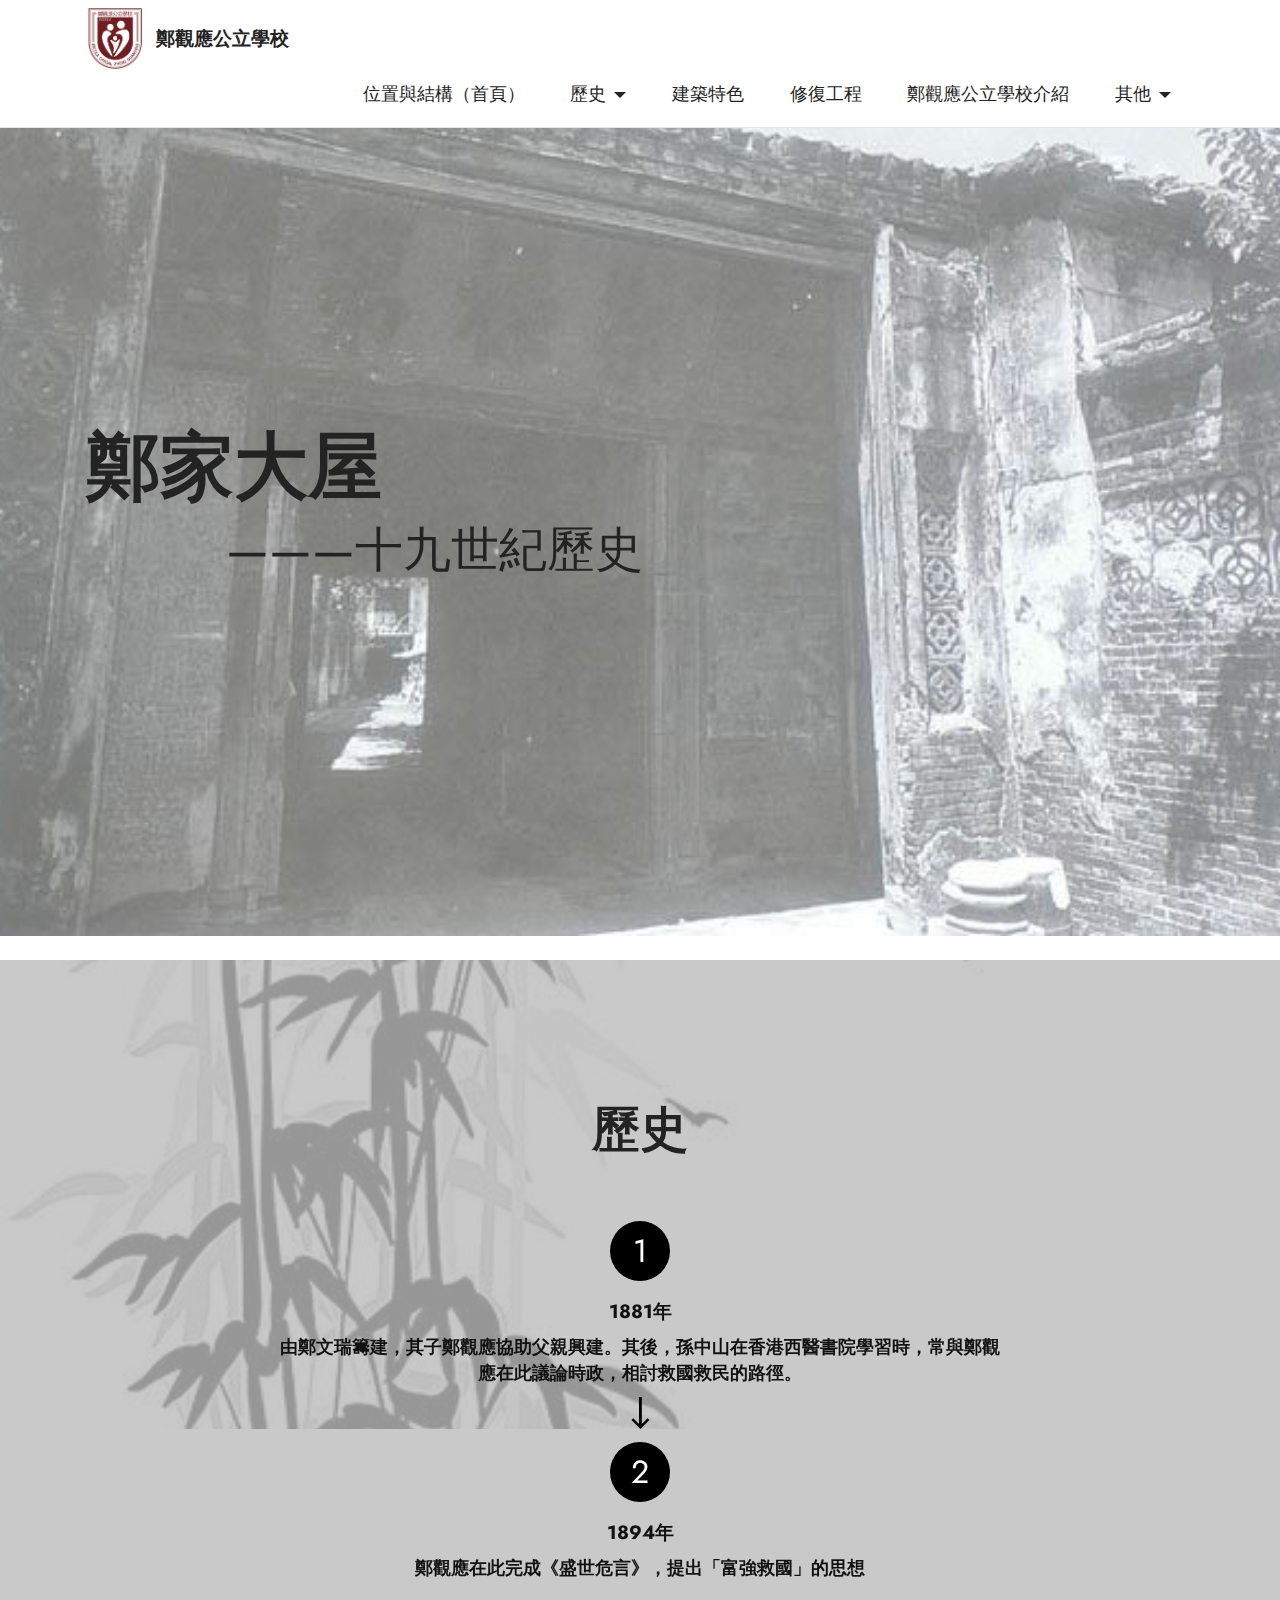
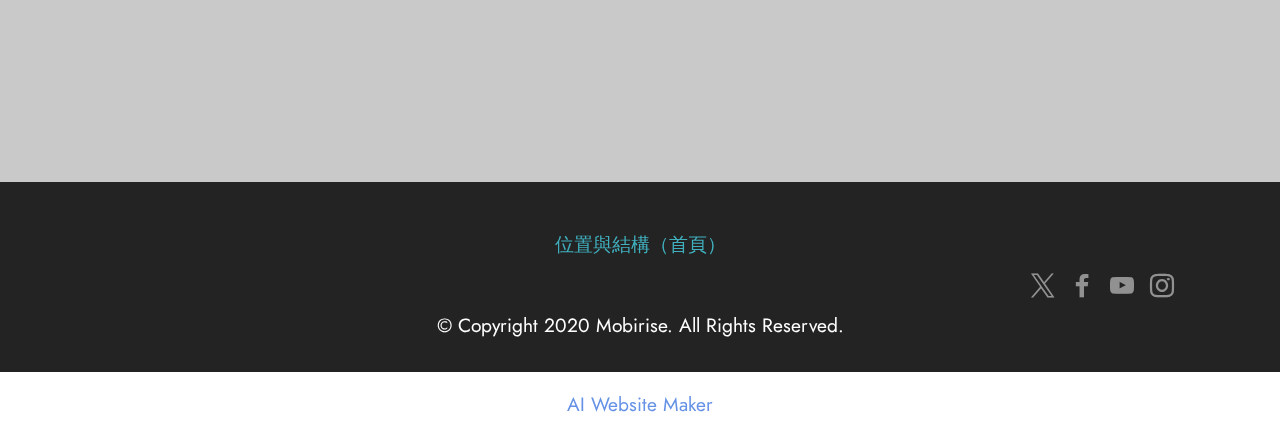
<file: page2.html>
<!DOCTYPE html>
<html  >
<head>
  <!-- Site made with Mobirise Website Builder v5.9.18, https://mobirise.com -->
  <meta charset="UTF-8">
  <meta http-equiv="X-UA-Compatible" content="IE=edge">
  <meta name="generator" content="Mobirise v5.9.18, mobirise.com">
  <meta name="viewport" content="width=device-width, initial-scale=1, minimum-scale=1">
  <link rel="shortcut icon" href="assets/images/eozgy1-121x129.png" type="image/x-icon">
  <meta name="description" content="">
  
  
  <title>十九世紀</title>
  <link rel="stylesheet" href="assets/web/assets/mobirise-icons2/mobirise2.css">
  <link rel="stylesheet" href="assets/bootstrap/css/bootstrap.min.css">
  <link rel="stylesheet" href="assets/bootstrap/css/bootstrap-grid.min.css">
  <link rel="stylesheet" href="assets/bootstrap/css/bootstrap-reboot.min.css">
  <link rel="stylesheet" href="assets/parallax/jarallax.css">
  <link rel="stylesheet" href="assets/dropdown/css/style.css">
  <link rel="stylesheet" href="assets/socicon/css/styles.css">
  <link rel="stylesheet" href="assets/theme/css/style.css">
  <link rel="preload" href="https://fonts.googleapis.com/css?family=Jost:100,200,300,400,500,600,700,800,900,100i,200i,300i,400i,500i,600i,700i,800i,900i&display=swap" as="style" onload="this.onload=null;this.rel='stylesheet'">
  <noscript><link rel="stylesheet" href="https://fonts.googleapis.com/css?family=Jost:100,200,300,400,500,600,700,800,900,100i,200i,300i,400i,500i,600i,700i,800i,900i&display=swap"></noscript>
  <link rel="preload" as="style" href="assets/mobirise/css/mbr-additional.css?v=a345BI"><link rel="stylesheet" href="assets/mobirise/css/mbr-additional.css?v=a345BI" type="text/css">

  
  
  
</head>
<body>
  
  <section data-bs-version="5.1" class="menu cid-s48OLK6784" once="menu" id="menu1-u">
    
    <nav class="navbar navbar-dropdown navbar-fixed-top navbar-expand-lg">
        <div class="container">
            <div class="navbar-brand">
                <span class="navbar-logo">
                    <a href="https://mobiri.se">
                        <img src="assets/images/eozgy1-121x129.png" alt="Mobirise Website Builder" style="height: 3.8rem;">
                    </a>
                </span>
                <span class="navbar-caption-wrap"><a class="navbar-caption text-black display-7" href="https://mobiri.se">鄭觀應公立學校</a></span>
            </div>
            <button class="navbar-toggler" type="button" data-toggle="collapse" data-bs-toggle="collapse" data-target="#navbarSupportedContent" data-bs-target="#navbarSupportedContent" aria-controls="navbarNavAltMarkup" aria-expanded="false" aria-label="Toggle navigation">
                <div class="hamburger">
                    <span></span>
                    <span></span>
                    <span></span>
                    <span></span>
                </div>
            </button>
            <div class="collapse navbar-collapse" id="navbarSupportedContent">
                <ul class="navbar-nav nav-dropdown nav-right" data-app-modern-menu="true"><li class="nav-item"><a class="nav-link link text-black text-primary display-4" href="index.html">位置與結構（首頁）</a></li>
                    <li class="nav-item dropdown"><a class="nav-link link text-black dropdown-toggle display-4" href="https://mobirise.com" data-toggle="dropdown-submenu" data-bs-toggle="dropdown" data-bs-auto-close="outside" aria-expanded="false">歷史</a><div class="dropdown-menu" aria-labelledby="dropdown-552"><a class="text-black dropdown-item text-primary display-4" href="page2.html">十九世紀</a><a class="text-black dropdown-item text-primary display-4" href="page10.html">二十世紀</a><a class="text-black dropdown-item text-primary display-4" href="page11.html">二十一世紀</a></div></li><li class="nav-item"><a class="nav-link link text-black text-primary display-4" href="page4.html">建築特色</a></li><li class="nav-item"><a class="nav-link link text-black text-primary display-4" href="page9.html">修復工程</a></li><li class="nav-item"><a class="nav-link link text-black text-primary display-4" href="page5.html">鄭觀應公立學校介紹</a></li><li class="nav-item dropdown"><a class="nav-link link text-black dropdown-toggle display-4" href="https://mobirise.com" data-toggle="dropdown-submenu" data-bs-toggle="dropdown" data-bs-auto-close="outside" aria-expanded="false">其他</a><div class="dropdown-menu" aria-labelledby="dropdown-580"><a class="text-black dropdown-item text-primary display-4" href="page8.html" aria-expanded="false">網站結構</a><a class="text-black dropdown-item text-primary display-4" href="page6.html">網站製作者介紹及分工表</a><a class="text-black dropdown-item text-primary display-4" href="page7.html">鳴謝頁面</a></div></li></ul>
                
                
            </div>
        </div>
    </nav>

</section>

<section data-bs-version="5.1" class="header2 cid-udyY1lg4gP mbr-fullscreen mbr-parallax-background" id="header2-1c">

    

    
    <div class="mbr-overlay" style="opacity: 0.3; background-color: rgb(255, 255, 255);"></div>

    <div class="container">
        <div class="row">
            <div class="col-12 col-lg-7">
                <h1 class="mbr-section-title mbr-fonts-style mb-3 display-1"><strong>鄭家大屋</strong></h1>
                <h2 class="mbr-section-subtitle mbr-fonts-style mb-3 display-2">&nbsp; &nbsp; &nbsp; &nbsp; &nbsp; ———十九世紀歷史</h2>
                
                
            </div>
        </div>
    </div>
</section>

<section data-bs-version="5.1" class="features20 cid-udyXSABRGR mbr-parallax-background" id="features21-1a">

    

    
    <div class="mbr-overlay" style="opacity: 0.8; background-color: rgb(187, 187, 187);">
    </div>
    <div class="container">
        <div class="row justify-content-center">
            <div class="col-md-12 col-lg-9">
                <div class="card-wrapper mb-4">
                    <div class="card-box align-center">
                        <h4 class="card-title mbr-fonts-style mb-4 display-2">
                            <strong>歷史</strong></h4>
                        
                        
                    </div>
                </div>
            </div>
            <div class="col-12 col-md-8">
                <div class="item mbr-flex">
                    <div class="icon-wrap w-100">
                        <div class="icon-box">
                            <span class="step-number mbr-fonts-style display-5">1</span>
                        </div>
                    </div>
                    <div class="text-box">
                        <h4 class="icon-title card-title mbr-black mbr-fonts-style display-7">
                            <strong>1881年</strong>
                        </h4>
                        <h5 class="icon-text mbr-black mbr-fonts-style display-4"><strong>由鄭文瑞籌建，其子鄭觀應協助父親興建。其後，孫中山在香港西醫書院學習時，常與鄭觀應在此議論時政，相討救國救民的路徑。</strong></h5>
                    </div>
                </div>
                <div class="item mbr-flex last">
                    <div class="icon-wrap w-100">
                        <div class="icon-box">
                            <span class="step-number mbr-fonts-style display-5">2</span>
                        </div>
                    </div>
                    <div class="text-box">
                        <h4 class="icon-title card-title mbr-black mbr-fonts-style display-7">
                            <strong>1894年</strong>
                        </h4>
                        <h5 class="icon-text mbr-black mbr-fonts-style display-4"><strong>鄭觀應在此完成《盛世危言》，提出「富強救國」的思想</strong></h5>
                    </div>
                </div>
                
                
                
                
                
                
                
                
            </div>
        </div>
    </div>
</section>

<section data-bs-version="5.1" class="footer3 cid-s48P1Icc8J" once="footers" id="footer3-v">

    

    

    <div class="container">
        <div class="media-container-row align-center mbr-white">
            <div class="row row-links">
                <ul class="foot-menu">
                    
                    
                    
                    
                    
                <li class="foot-menu-item mbr-fonts-style display-7"><a href="index.html" class="text-success text-primary">位置與結構（首頁）</a></li></ul>
            </div>
            <div class="row social-row">
                <div class="social-list align-right pb-2">
                    
                    
                    
                    
                    
                    
                <div class="soc-item">
                        <a href="https://twitter.com/mobirise" target="_blank">
                            <span class="socicon-twitter socicon mbr-iconfont mbr-iconfont-social"></span>
                        </a>
                    </div><div class="soc-item">
                        <a href="https://www.facebook.com/pages/Mobirise/1616226671953247" target="_blank">
                            <span class="socicon-facebook socicon mbr-iconfont mbr-iconfont-social"></span>
                        </a>
                    </div><div class="soc-item">
                        <a href="https://www.youtube.com/c/mobirise" target="_blank">
                            <span class="socicon-youtube socicon mbr-iconfont mbr-iconfont-social"></span>
                        </a>
                    </div><div class="soc-item">
                        <a href="https://instagram.com/mobirise" target="_blank">
                            <span class="mbr-iconfont mbr-iconfont-social socicon-instagram socicon"></span>
                        </a>
                    </div></div>
            </div>
            <div class="row row-copirayt">
                <p class="mbr-text mb-0 mbr-fonts-style mbr-white align-center display-7">
                    © Copyright 2020 Mobirise. All Rights Reserved.
                </p>
            </div>
        </div>
    </div>
</section><section class="display-7" style="padding: 0;align-items: center;justify-content: center;flex-wrap: wrap;    align-content: center;display: flex;position: relative;height: 4rem;"><a href="https://mobiri.se/2888951" style="flex: 1 1;height: 4rem;position: absolute;width: 100%;z-index: 1;"><img alt="" style="height: 4rem;" src="[data-uri]"></a><p style="margin: 0;text-align: center;" class="display-7">&#8204;</p><a style="z-index:1" href="https://mobirise.com/builder/ai-website-maker.html">AI Website Maker</a></section><script src="assets/bootstrap/js/bootstrap.bundle.min.js"></script>  <script src="assets/parallax/jarallax.js"></script>  <script src="assets/smoothscroll/smooth-scroll.js"></script>  <script src="assets/ytplayer/index.js"></script>  <script src="assets/dropdown/js/navbar-dropdown.js"></script>  <script src="assets/theme/js/script.js"></script>  
  
  
</body>
</html>
</file>
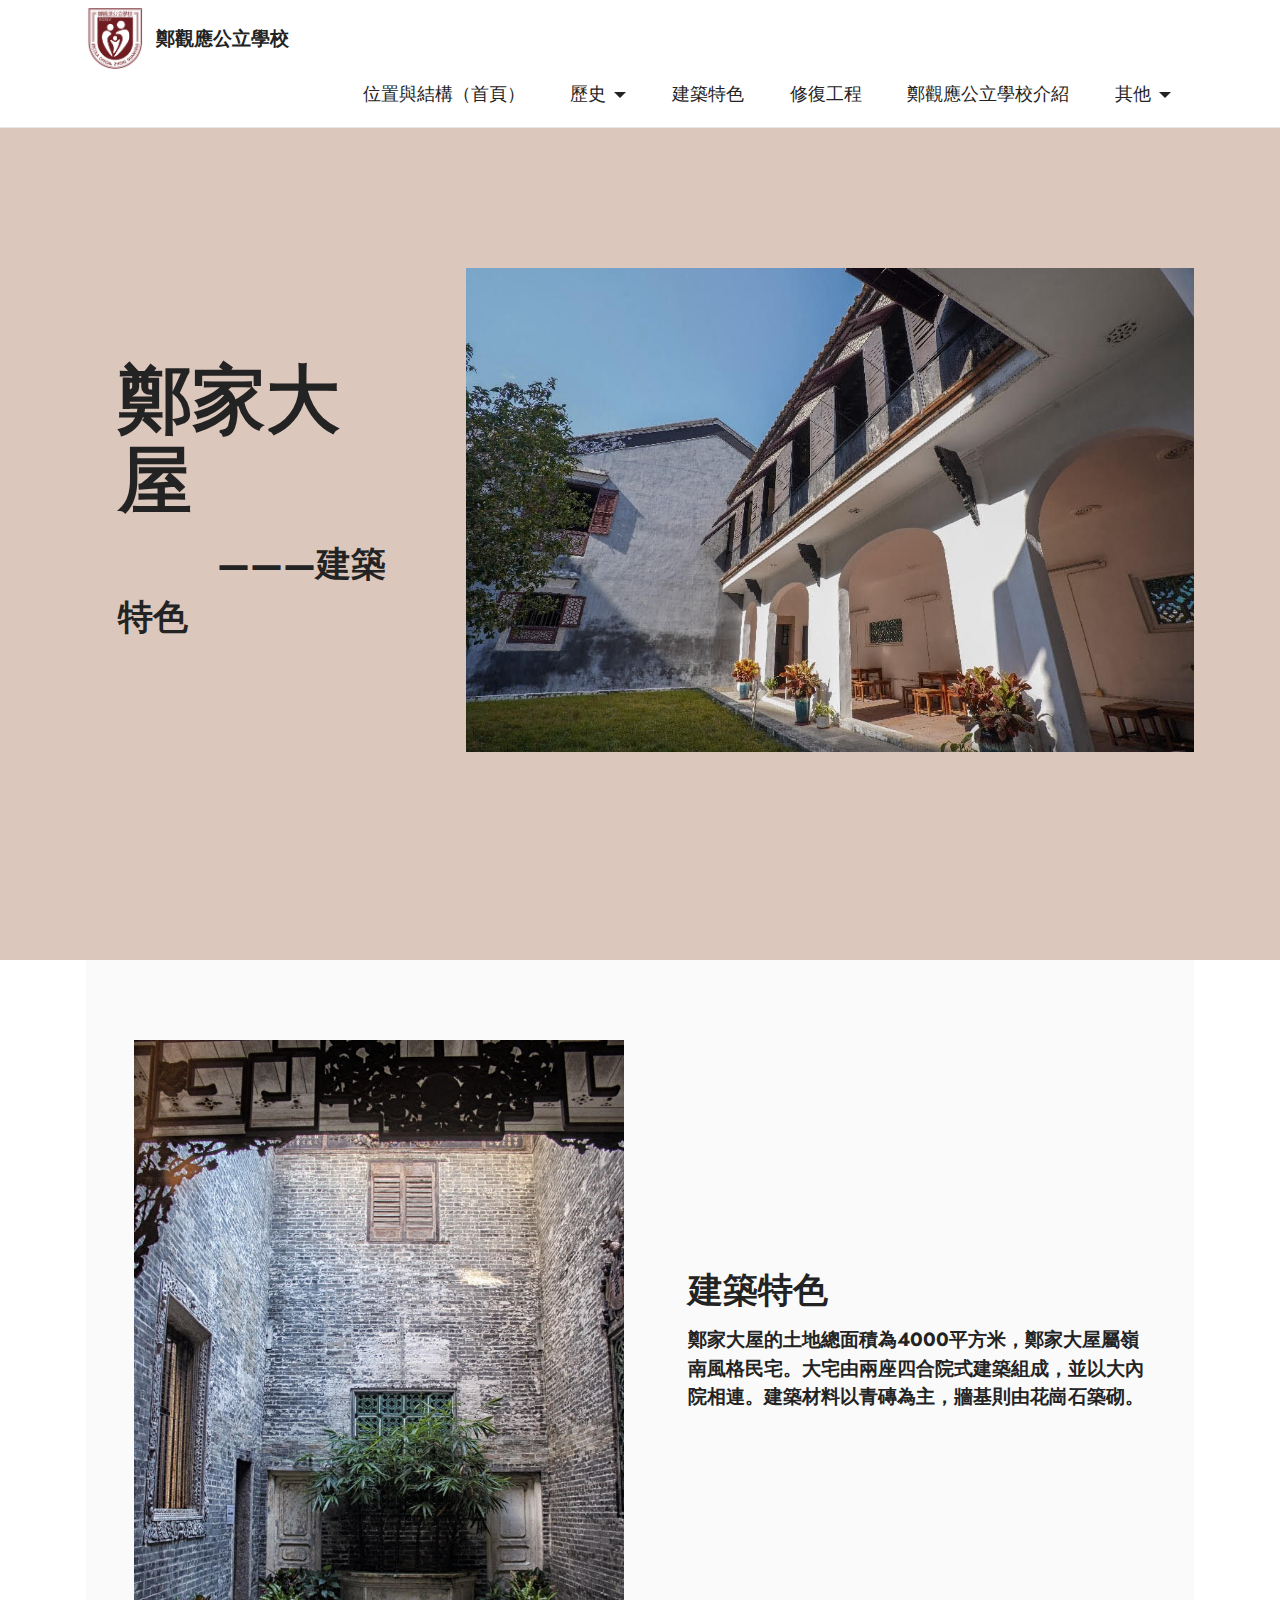
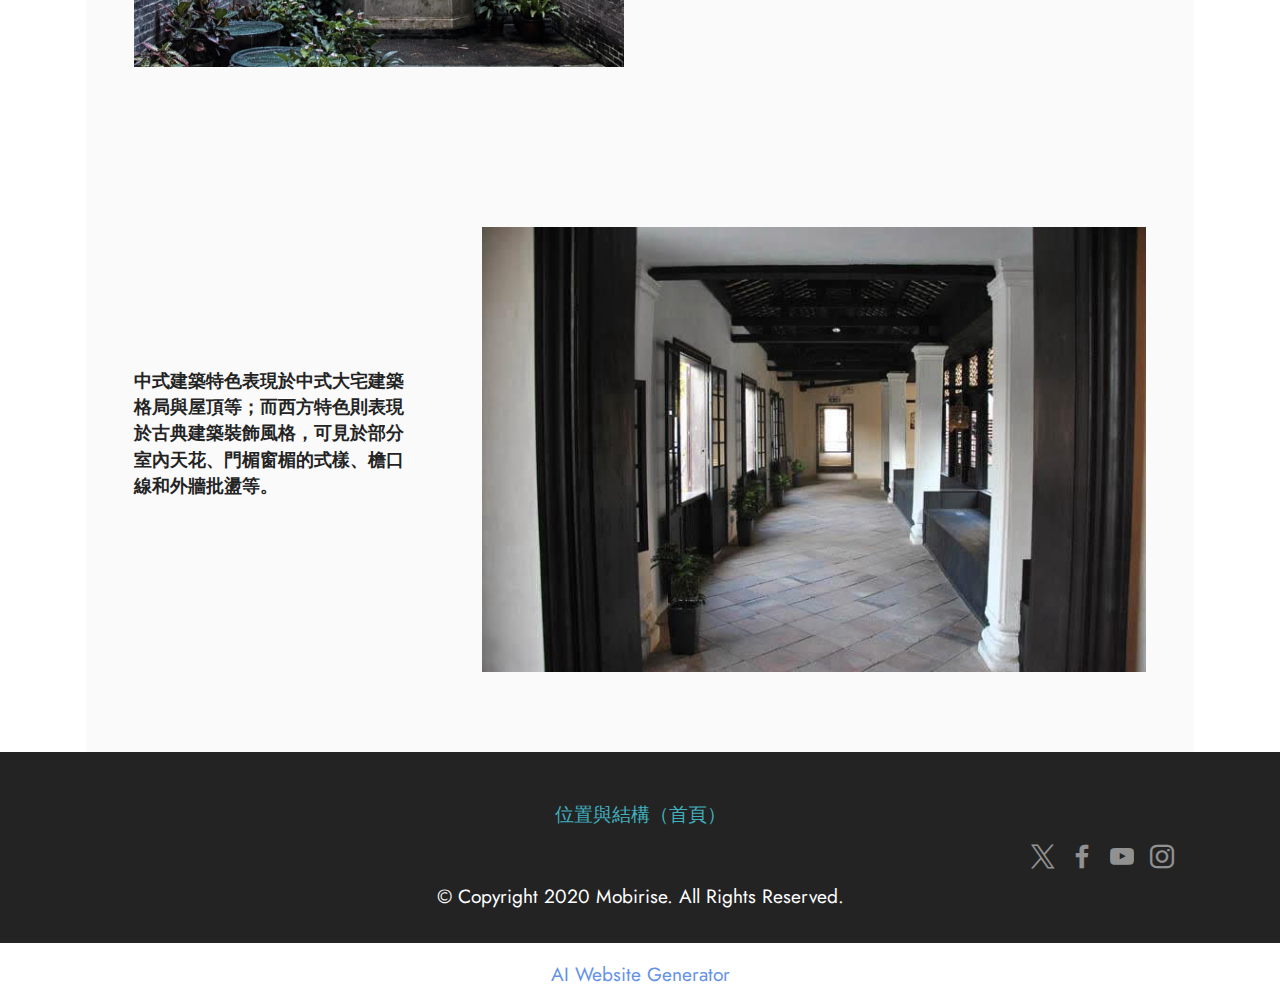
<file: page4.html>
<!DOCTYPE html>
<html  >
<head>
  <!-- Site made with Mobirise Website Builder v5.9.18, https://mobirise.com -->
  <meta charset="UTF-8">
  <meta http-equiv="X-UA-Compatible" content="IE=edge">
  <meta name="generator" content="Mobirise v5.9.18, mobirise.com">
  <meta name="viewport" content="width=device-width, initial-scale=1, minimum-scale=1">
  <link rel="shortcut icon" href="assets/images/eozgy1-121x129.png" type="image/x-icon">
  <meta name="description" content="">
  
  
  <title>建築特色</title>
  <link rel="stylesheet" href="assets/bootstrap/css/bootstrap.min.css">
  <link rel="stylesheet" href="assets/bootstrap/css/bootstrap-grid.min.css">
  <link rel="stylesheet" href="assets/bootstrap/css/bootstrap-reboot.min.css">
  <link rel="stylesheet" href="assets/dropdown/css/style.css">
  <link rel="stylesheet" href="assets/socicon/css/styles.css">
  <link rel="stylesheet" href="assets/theme/css/style.css">
  <link rel="preload" href="https://fonts.googleapis.com/css?family=Jost:100,200,300,400,500,600,700,800,900,100i,200i,300i,400i,500i,600i,700i,800i,900i&display=swap" as="style" onload="this.onload=null;this.rel='stylesheet'">
  <noscript><link rel="stylesheet" href="https://fonts.googleapis.com/css?family=Jost:100,200,300,400,500,600,700,800,900,100i,200i,300i,400i,500i,600i,700i,800i,900i&display=swap"></noscript>
  <link rel="preload" as="style" href="assets/mobirise/css/mbr-additional.css?v=QVuXIw"><link rel="stylesheet" href="assets/mobirise/css/mbr-additional.css?v=QVuXIw" type="text/css">

  
  
  
</head>
<body>
  
  <section data-bs-version="5.1" class="menu cid-udyXDMi81M" once="menu" id="menu1-y">
    
    <nav class="navbar navbar-dropdown navbar-fixed-top navbar-expand-lg">
        <div class="container">
            <div class="navbar-brand">
                <span class="navbar-logo">
                    <a href="https://mobiri.se">
                        <img src="assets/images/eozgy1-121x129.png" alt="Mobirise Website Builder" style="height: 3.8rem;">
                    </a>
                </span>
                <span class="navbar-caption-wrap"><a class="navbar-caption text-black display-7" href="https://mobiri.se">鄭觀應公立學校</a></span>
            </div>
            <button class="navbar-toggler" type="button" data-toggle="collapse" data-bs-toggle="collapse" data-target="#navbarSupportedContent" data-bs-target="#navbarSupportedContent" aria-controls="navbarNavAltMarkup" aria-expanded="false" aria-label="Toggle navigation">
                <div class="hamburger">
                    <span></span>
                    <span></span>
                    <span></span>
                    <span></span>
                </div>
            </button>
            <div class="collapse navbar-collapse" id="navbarSupportedContent">
                <ul class="navbar-nav nav-dropdown nav-right" data-app-modern-menu="true"><li class="nav-item"><a class="nav-link link text-black text-primary display-4" href="index.html">位置與結構（首頁）</a></li>
                    <li class="nav-item dropdown"><a class="nav-link link text-black dropdown-toggle display-4" href="https://mobirise.com" data-toggle="dropdown-submenu" data-bs-toggle="dropdown" data-bs-auto-close="outside" aria-expanded="false">歷史</a><div class="dropdown-menu" aria-labelledby="dropdown-552"><a class="text-black dropdown-item text-primary display-4" href="page2.html">十九世紀</a><a class="text-black dropdown-item text-primary display-4" href="page10.html">二十世紀</a><a class="text-black dropdown-item text-primary display-4" href="page11.html">二十一世紀</a></div></li><li class="nav-item"><a class="nav-link link text-black text-primary display-4" href="page4.html">建築特色</a></li><li class="nav-item"><a class="nav-link link text-black text-primary display-4" href="page9.html">修復工程</a></li><li class="nav-item"><a class="nav-link link text-black text-primary display-4" href="page5.html">鄭觀應公立學校介紹</a></li><li class="nav-item dropdown"><a class="nav-link link text-black dropdown-toggle display-4" href="https://mobirise.com" data-toggle="dropdown-submenu" data-bs-toggle="dropdown" data-bs-auto-close="outside" aria-expanded="false">其他</a><div class="dropdown-menu" aria-labelledby="dropdown-580"><a class="text-black dropdown-item text-primary display-4" href="page8.html" aria-expanded="false">網站結構</a><a class="text-black dropdown-item text-primary display-4" href="page6.html">網站製作者介紹及分工表</a><a class="text-black dropdown-item text-primary display-4" href="page7.html">鳴謝頁面</a></div></li></ul>
                
                
            </div>
        </div>
    </nav>

</section>

<section data-bs-version="5.1" class="header14 cid-uee16sSQ58 mbr-fullscreen" id="header14-1m">

    

    
    

    <div class="container">
        <div class="row justify-content-center align-items-center">
            <div class="col-12 col-md-8 image-wrapper">
                <img src="assets/images/unnamed-1024x682.jpg" alt="Mobirise Website Builder">
            </div>
            <div class="col-12 col-md">
                <div class="text-wrapper">
                    <h1 class="mbr-section-title mbr-fonts-style mb-3 display-1">
                        <strong>鄭家大屋</strong></h1>
                    <p class="mbr-text mbr-fonts-style display-5"><strong>&nbsp; &nbsp; &nbsp; &nbsp; &nbsp;———建築特色</strong></p>
                    
                </div>
            </div>
        </div>
    </div>
</section>

<section data-bs-version="5.1" class="features16 cid-uee1QnOHhZ" id="features17-1o">
    

    
    
    <div class="container">
        <div class="content-wrapper">
            <div class="row align-items-center">
                <div class="col-12 col-lg-6">
                    <div class="image-wrapper">
                        <img src="assets/images/unnamed-800x1024.jpg" alt="Mobirise Website Builder">
                    </div>
                </div>
                <div class="col-12 col-lg">
                    <div class="text-wrapper">
                        <h6 class="card-title mbr-fonts-style display-5">
                            <strong>建築特色</strong></h6>
                        <p class="mbr-text mbr-fonts-style mb-4 display-7"><strong>鄭家大屋的土地總面積為4000平方米，鄭家大屋屬嶺南風格民宅。大宅由兩座四合院式建築組成，並以大內院相連。建築材料以青磚為主，牆基則由花崗石築砌。</strong><br></p>
                        
                    </div>
                </div>
            </div>
        </div>
    </div>
</section>

<section data-bs-version="5.1" class="features15 cid-uee1PYlMOM" id="features16-1n">

    

    
    
    <div class="container">
        <div class="content-wrapper">
            <div class="row align-items-center">
                <div class="col-12 col-lg">
                    <div class="text-wrapper">
                        
                        <p class="mbr-text mbr-fonts-style mb-4 display-4"><strong>中式建築特色表現於中式大宅建築格局與屋頂等；而西方特色則表現於古典建築裝飾風格，可見於部分室內天花、門楣窗楣的式樣、檐口線和外牆批盪等。</strong><br></p>
                        
                    </div>
                </div>
                <div class="col-12 col-lg-8">
                    <div class="image-wrapper">
                        <img src="assets/images/unnamed-700x469.jpg" alt="Mobirise Website Builder">
                    </div>
                </div>
            </div>
        </div>
    </div>
</section>

<section data-bs-version="5.1" class="footer3 cid-udyXDMJjhN" once="footers" id="footer3-z">

    

    

    <div class="container">
        <div class="media-container-row align-center mbr-white">
            <div class="row row-links">
                <ul class="foot-menu">
                    
                    
                    
                    
                    
                <li class="foot-menu-item mbr-fonts-style display-7"><a href="index.html" class="text-success text-primary">位置與結構（首頁）</a></li></ul>
            </div>
            <div class="row social-row">
                <div class="social-list align-right pb-2">
                    
                    
                    
                    
                    
                    
                <div class="soc-item">
                        <a href="https://twitter.com/mobirise" target="_blank">
                            <span class="socicon-twitter socicon mbr-iconfont mbr-iconfont-social"></span>
                        </a>
                    </div><div class="soc-item">
                        <a href="https://www.facebook.com/pages/Mobirise/1616226671953247" target="_blank">
                            <span class="socicon-facebook socicon mbr-iconfont mbr-iconfont-social"></span>
                        </a>
                    </div><div class="soc-item">
                        <a href="https://www.youtube.com/c/mobirise" target="_blank">
                            <span class="socicon-youtube socicon mbr-iconfont mbr-iconfont-social"></span>
                        </a>
                    </div><div class="soc-item">
                        <a href="https://instagram.com/mobirise" target="_blank">
                            <span class="mbr-iconfont mbr-iconfont-social socicon-instagram socicon"></span>
                        </a>
                    </div></div>
            </div>
            <div class="row row-copirayt">
                <p class="mbr-text mb-0 mbr-fonts-style mbr-white align-center display-7">
                    © Copyright 2020 Mobirise. All Rights Reserved.
                </p>
            </div>
        </div>
    </div>
</section><section class="display-7" style="padding: 0;align-items: center;justify-content: center;flex-wrap: wrap;    align-content: center;display: flex;position: relative;height: 4rem;"><a href="https://mobiri.se/2888951" style="flex: 1 1;height: 4rem;position: absolute;width: 100%;z-index: 1;"><img alt="" style="height: 4rem;" src="[data-uri]"></a><p style="margin: 0;text-align: center;" class="display-7">&#8204;</p><a style="z-index:1" href="https://mobirise.com/builder/ai-website-generator.html">AI Website Generator</a></section><script src="assets/bootstrap/js/bootstrap.bundle.min.js"></script>  <script src="assets/smoothscroll/smooth-scroll.js"></script>  <script src="assets/ytplayer/index.js"></script>  <script src="assets/dropdown/js/navbar-dropdown.js"></script>  <script src="assets/theme/js/script.js"></script>  
  
  
</body>
</html>
</file>
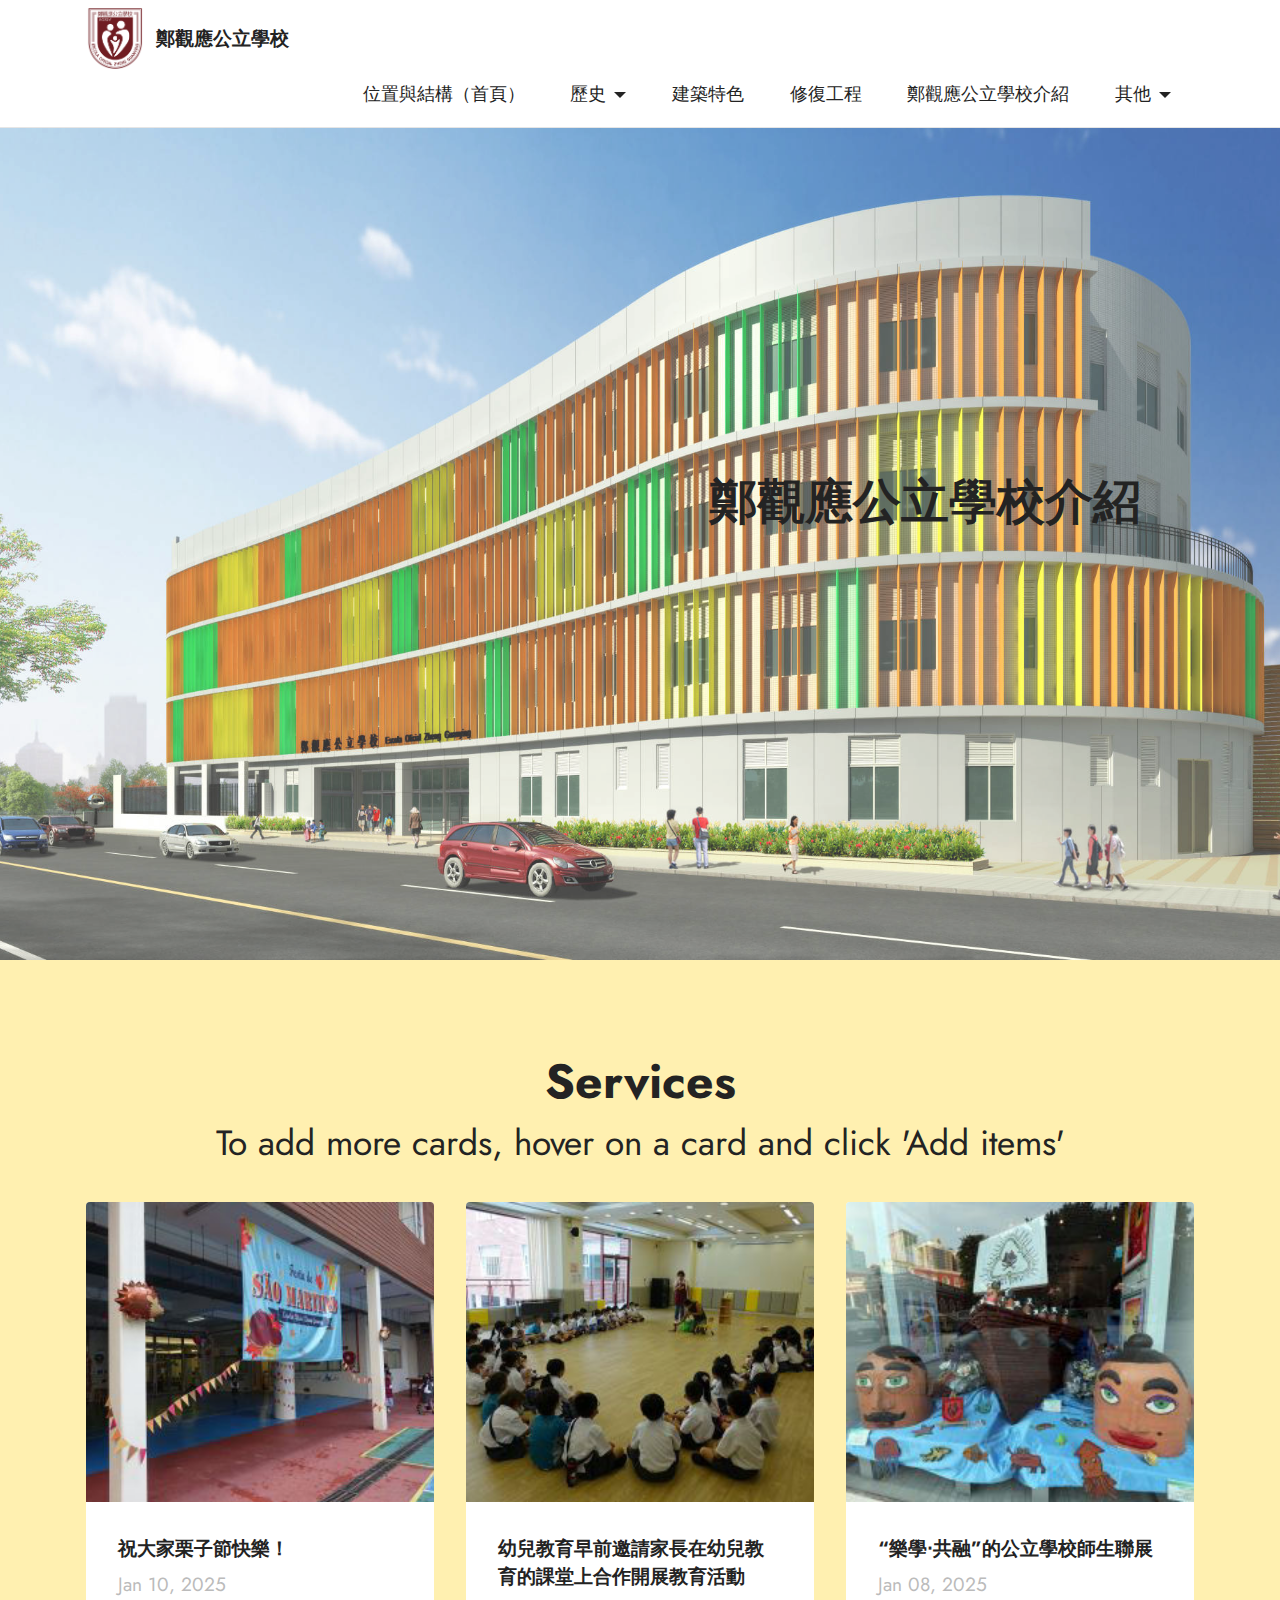
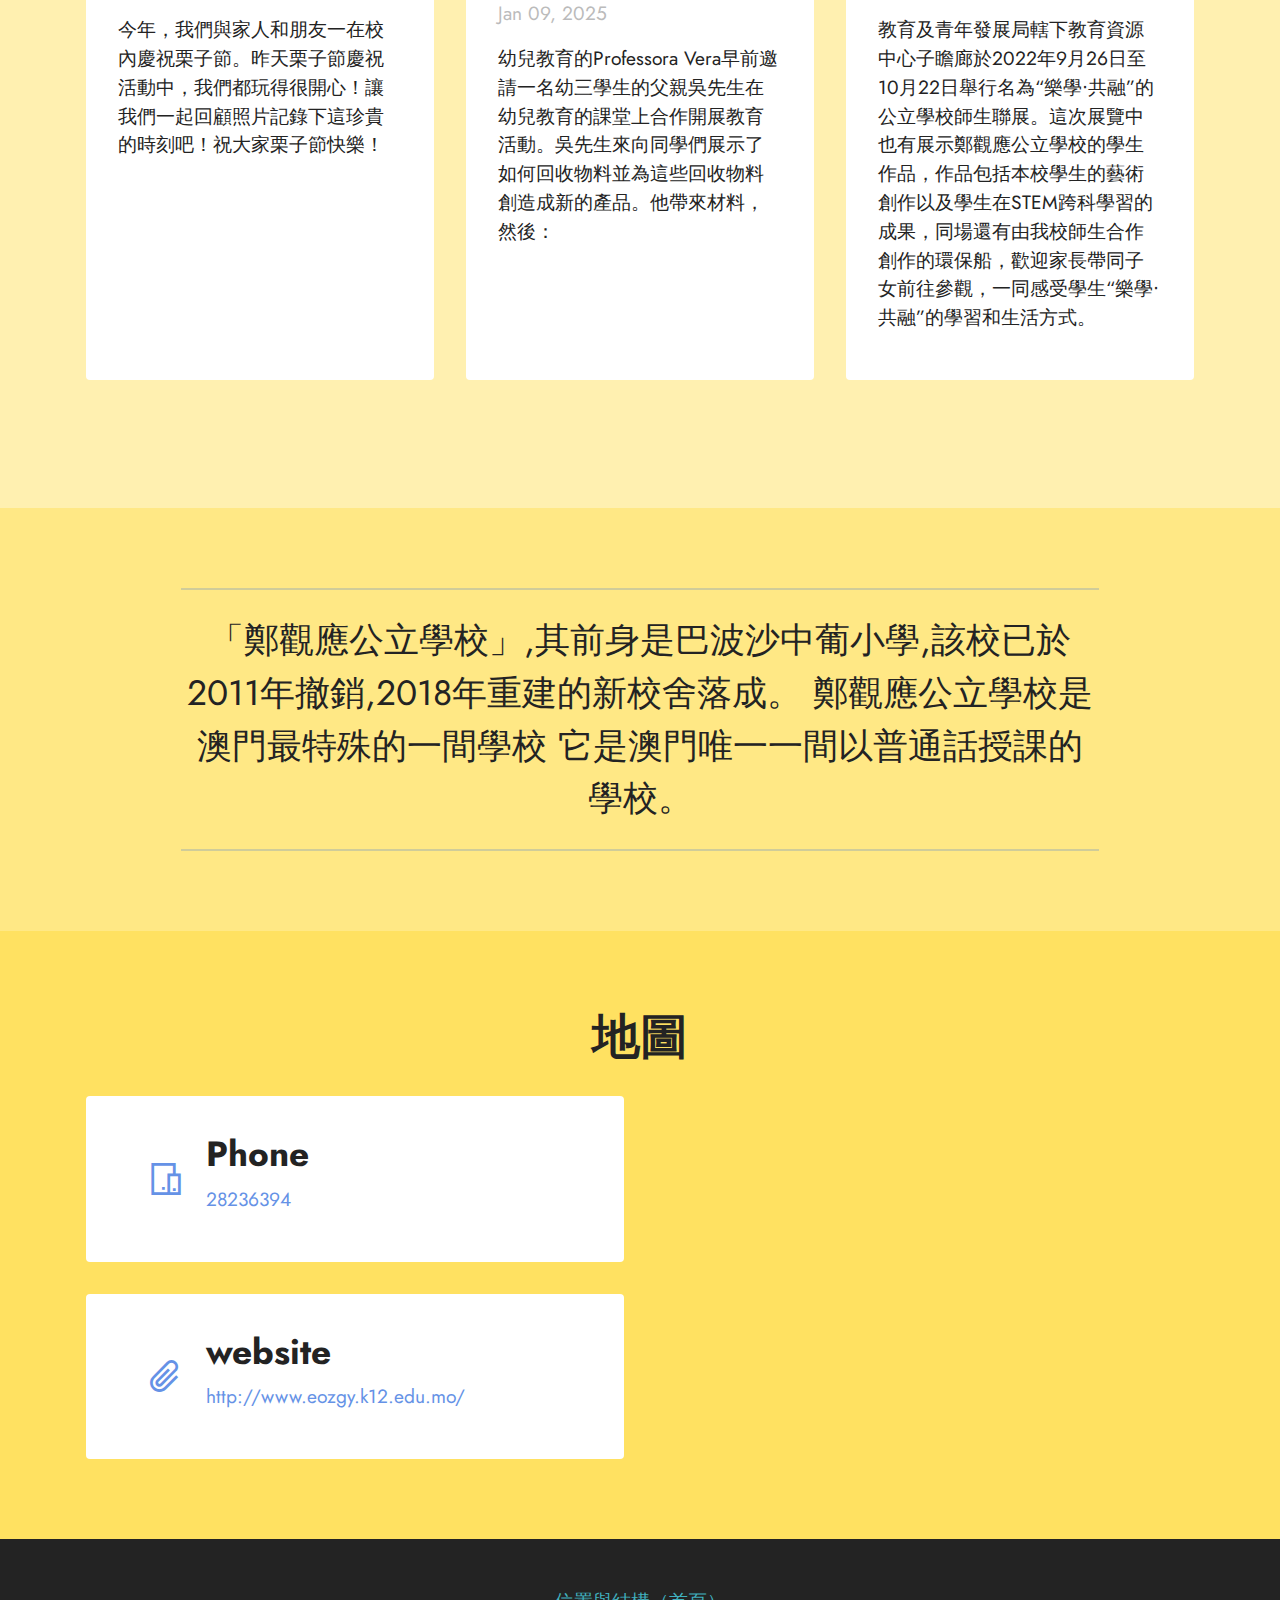
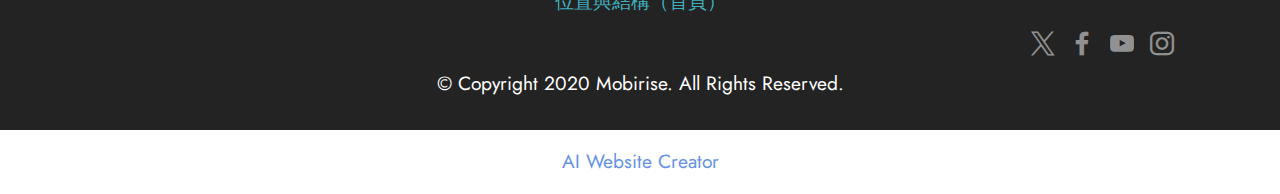
<file: page5.html>
<!DOCTYPE html>
<html  >
<head>
  <!-- Site made with Mobirise Website Builder v5.9.18, https://mobirise.com -->
  <meta charset="UTF-8">
  <meta http-equiv="X-UA-Compatible" content="IE=edge">
  <meta name="generator" content="Mobirise v5.9.18, mobirise.com">
  <meta name="viewport" content="width=device-width, initial-scale=1, minimum-scale=1">
  <link rel="shortcut icon" href="assets/images/eozgy1-121x129.png" type="image/x-icon">
  <meta name="description" content="">
  
  
  <title>鄭觀應公立學校介紹</title>
  <link rel="stylesheet" href="assets/web/assets/mobirise-icons2/mobirise2.css">
  <link rel="stylesheet" href="assets/bootstrap/css/bootstrap.min.css">
  <link rel="stylesheet" href="assets/bootstrap/css/bootstrap-grid.min.css">
  <link rel="stylesheet" href="assets/bootstrap/css/bootstrap-reboot.min.css">
  <link rel="stylesheet" href="assets/dropdown/css/style.css">
  <link rel="stylesheet" href="assets/socicon/css/styles.css">
  <link rel="stylesheet" href="assets/theme/css/style.css">
  <link rel="preload" href="https://fonts.googleapis.com/css?family=Jost:100,200,300,400,500,600,700,800,900,100i,200i,300i,400i,500i,600i,700i,800i,900i&display=swap" as="style" onload="this.onload=null;this.rel='stylesheet'">
  <noscript><link rel="stylesheet" href="https://fonts.googleapis.com/css?family=Jost:100,200,300,400,500,600,700,800,900,100i,200i,300i,400i,500i,600i,700i,800i,900i&display=swap"></noscript>
  <link rel="preload" as="style" href="assets/mobirise/css/mbr-additional.css?v=YKJoUF"><link rel="stylesheet" href="assets/mobirise/css/mbr-additional.css?v=YKJoUF" type="text/css">

  
  
  
</head>
<body>
  
  <section data-bs-version="5.1" class="menu cid-udyXE9QblN" once="menu" id="menu1-10">
    
    <nav class="navbar navbar-dropdown navbar-fixed-top navbar-expand-lg">
        <div class="container">
            <div class="navbar-brand">
                <span class="navbar-logo">
                    <a href="https://mobiri.se">
                        <img src="assets/images/eozgy1-121x129.png" alt="Mobirise Website Builder" style="height: 3.8rem;">
                    </a>
                </span>
                <span class="navbar-caption-wrap"><a class="navbar-caption text-black display-7" href="https://mobiri.se">鄭觀應公立學校</a></span>
            </div>
            <button class="navbar-toggler" type="button" data-toggle="collapse" data-bs-toggle="collapse" data-target="#navbarSupportedContent" data-bs-target="#navbarSupportedContent" aria-controls="navbarNavAltMarkup" aria-expanded="false" aria-label="Toggle navigation">
                <div class="hamburger">
                    <span></span>
                    <span></span>
                    <span></span>
                    <span></span>
                </div>
            </button>
            <div class="collapse navbar-collapse" id="navbarSupportedContent">
                <ul class="navbar-nav nav-dropdown nav-right" data-app-modern-menu="true"><li class="nav-item"><a class="nav-link link text-black text-primary display-4" href="index.html">位置與結構（首頁）</a></li>
                    <li class="nav-item dropdown"><a class="nav-link link text-black dropdown-toggle display-4" href="https://mobirise.com" data-toggle="dropdown-submenu" data-bs-toggle="dropdown" data-bs-auto-close="outside" aria-expanded="false">歷史</a><div class="dropdown-menu" aria-labelledby="dropdown-552"><a class="text-black dropdown-item text-primary display-4" href="page2.html">十九世紀</a><a class="text-black dropdown-item text-primary display-4" href="page10.html">二十世紀</a><a class="text-black dropdown-item text-primary display-4" href="page11.html">二十一世紀</a></div></li><li class="nav-item"><a class="nav-link link text-black text-primary display-4" href="page4.html">建築特色</a></li><li class="nav-item"><a class="nav-link link text-black text-primary display-4" href="page9.html">修復工程</a></li><li class="nav-item"><a class="nav-link link text-black text-primary display-4" href="page5.html">鄭觀應公立學校介紹</a></li><li class="nav-item dropdown"><a class="nav-link link text-black dropdown-toggle display-4" href="https://mobirise.com" data-toggle="dropdown-submenu" data-bs-toggle="dropdown" data-bs-auto-close="outside" aria-expanded="false">其他</a><div class="dropdown-menu" aria-labelledby="dropdown-580"><a class="text-black dropdown-item text-primary display-4" href="page8.html" aria-expanded="false">網站結構</a><a class="text-black dropdown-item text-primary display-4" href="page6.html">網站製作者介紹及分工表</a><a class="text-black dropdown-item text-primary display-4" href="page7.html">鳴謝頁面</a></div></li></ul>
                
                
            </div>
        </div>
    </nav>

</section>

<section data-bs-version="5.1" class="header3 cid-uee4rUeEhM mbr-fullscreen" id="header3-1p">

    

    
    <div class="mbr-overlay" style="opacity: 0.2; background-color: rgb(255, 255, 255);"></div>

    <div class="align-center container">
        <div class="row justify-content-end">
            <div class="col-12 col-lg-6">
                <h1 class="mbr-section-title mbr-fonts-style mb-3 display-2"><strong>鄭觀應公立學校介紹</strong></h1>
                
                
                
            </div>
        </div>
    </div>
</section>

<section data-bs-version="5.1" class="features4 cid-uee4uMl1ov" id="features4-1q">
    
    
    <div class="container">
        <div class="mbr-section-head">
            <h4 class="mbr-section-title mbr-fonts-style align-center mb-0 display-2">
                <strong>Services</strong></h4>
            <h5 class="mbr-section-subtitle mbr-fonts-style align-center mb-0 mt-2 display-5">To add more cards, hover on a card and
                click 'Add items'</h5>
        </div>
        <div class="row mt-4">
            <div class="item features-image сol-12 col-md-6 col-lg-4">
                <div class="item-wrapper">
                    <div class="item-img">
                        <img src="assets/images/315359580-1508229163028797-4829031627092737987-n-300x225.jpg" alt="Mobirise Website Builder" title="">
                    </div>
                    <div class="item-content">
                        <h5 class="item-title mbr-fonts-style display-7"><div><strong>祝大家栗子節快樂！</strong></div></h5>
                        <h6 class="item-subtitle mbr-fonts-style mt-1 display-7">Jan 10, 2025</h6>
                        <p class="mbr-text mbr-fonts-style mt-3 display-7">今年，我們與家人和朋友一在校內慶祝栗子節。昨天栗子節慶祝活動中，我們都玩得很開心！讓我們一起回顧照片記錄下這珍貴的時刻吧！祝大家栗子節快樂！</p>
                    </div>
                    
                </div>
            </div>
            <div class="item features-image сol-12 col-md-6 col-lg-4">
                <div class="item-wrapper">
                    <div class="item-img">
                        <img src="assets/images/315052407-1506574889860891-3535636944484148539-n-300x225.jpg" alt="Mobirise Website Builder" title="">
                    </div>
                    <div class="item-content">
                        <h5 class="item-title mbr-fonts-style display-7"><strong>幼兒教育早前邀請家長在幼兒教育的課堂上合作開展教育活動</strong></h5>
                        <h6 class="item-subtitle mbr-fonts-style mt-1 display-7">Jan 09, 2025</h6>
                        <p class="mbr-text mbr-fonts-style mt-3 display-7">幼兒教育的Professora Vera早前邀請一名幼三學生的父親吳先生在幼兒教育的課堂上合作開展教育活動。吳先生來向同學們展示了如何回收物料並為這些回收物料創造成新的產品。他帶來材料，然後：</p>
                    </div>
                    
                </div>
            </div>
            <div class="item features-image сol-12 col-md-6 col-lg-4">
                <div class="item-wrapper">
                    <div class="item-img">
                        <img src="assets/images/309448839-1473126896539024-133943845839319676-n-300x200.jpg" alt="Mobirise Website Builder" title="">
                    </div>
                    <div class="item-content">
                        <h5 class="item-title mbr-fonts-style display-7"><strong>“樂學‧共融”的公立學校師生聯展</strong></h5>
                        <h6 class="item-subtitle mbr-fonts-style mt-1 display-7">Jan 08, 2025</h6>
                        <p class="mbr-text mbr-fonts-style mt-3 display-7">教育及青年發展局轄下教育資源中心子瞻廊於2022年9月26日至10月22日舉行名為“樂學‧共融”的公立學校師生聯展。這次展覽中也有展示鄭觀應公立學校的學生作品，作品包括本校學生的藝術創作以及學生在STEM跨科學習的成果，同場還有由我校師生合作創作的環保船，歡迎家長帶同子女前往參觀，一同感受學生“樂學‧共融”的學習和生活方式。<br></p>
                    </div>
                    
                </div>
            </div>

        </div>
    </div>
</section>

<section data-bs-version="5.1" class="content6 cid-ufxVlKmxwY" id="content6-20">
    
    <div class="container">
        <div class="row justify-content-center">
            <div class="col-md-12 col-lg-10">
                <hr class="line">
                <p class="mbr-text align-center mbr-fonts-style my-4 display-5">「鄭觀應公立學校」,其前身是巴波沙中葡小學,該校已於2011年撤銷,2018年重建的新校舍落成。 鄭觀應公立學校是澳門最特殊的一間學校 它是澳門唯一一間以普通話授課的學校。</p>
                <hr class="line">
            </div>
        </div>
    </div>
</section>

<section data-bs-version="5.1" class="contacts3 map1 cid-uee4NHwiBw" id="contacts3-1r">

    

    
    
    <div class="container">
        <div class="mbr-section-head">
            <h3 class="mbr-section-title mbr-fonts-style align-center mb-0 display-2">
                <strong>地圖</strong></h3>
            
        </div>
        <div class="row justify-content-center mt-4">
            <div class="card col-12 col-md-6">
                <div class="card-wrapper">
                    <div class="image-wrapper">
                        <span class="mbr-iconfont mobi-mbri-devices mobi-mbri"></span>
                    </div>
                    <div class="text-wrapper">
                        <h6 class="card-title mbr-fonts-style mb-1 display-5">
                            <strong>Phone</strong>
                        </h6>
                        <p class="mbr-text mbr-fonts-style display-7">
                            <a href="tel:+12345678910" class="text-primary">28236394</a>
                        </p>
                    </div>
                </div>
                <div class="card-wrapper">
                    <div class="image-wrapper">
                        <span class="mbr-iconfont mobi-mbri-paperclip mobi-mbri"></span>
                    </div>
                    <div class="text-wrapper">
                        <h6 class="card-title mbr-fonts-style mb-1 display-5">
                            <strong>website</strong>
                        </h6>
                        <p class="mbr-text mbr-fonts-style display-7">
                            <a href="mailto:info@site.com" class="text-primary">http://www.eozgy.k12.edu.mo/</a>
                        </p>
                    </div>
                </div>
            </div>
            <div class="map-wrapper col-12 col-md-6">
                <div class="google-map"><iframe frameborder="0" style="border:0" src="https://www.google.com/maps/embed/v1/place?key=AIzaSyBQ55g-IgRRgXrd803PTWDTb7kd6aAitNQ&amp;q=Rua marginal Canal das Hortas, s/n, 澳门" allowfullscreen=""></iframe></div>
            </div>
        </div>
    </div>
</section>

<section data-bs-version="5.1" class="footer3 cid-udyXEahbyV" once="footers" id="footer3-11">

    

    

    <div class="container">
        <div class="media-container-row align-center mbr-white">
            <div class="row row-links">
                <ul class="foot-menu">
                    
                    
                    
                    
                    
                <li class="foot-menu-item mbr-fonts-style display-7"><a href="index.html" class="text-success text-primary">位置與結構（首頁）</a></li></ul>
            </div>
            <div class="row social-row">
                <div class="social-list align-right pb-2">
                    
                    
                    
                    
                    
                    
                <div class="soc-item">
                        <a href="https://twitter.com/mobirise" target="_blank">
                            <span class="socicon-twitter socicon mbr-iconfont mbr-iconfont-social"></span>
                        </a>
                    </div><div class="soc-item">
                        <a href="https://www.facebook.com/pages/Mobirise/1616226671953247" target="_blank">
                            <span class="socicon-facebook socicon mbr-iconfont mbr-iconfont-social"></span>
                        </a>
                    </div><div class="soc-item">
                        <a href="https://www.youtube.com/c/mobirise" target="_blank">
                            <span class="socicon-youtube socicon mbr-iconfont mbr-iconfont-social"></span>
                        </a>
                    </div><div class="soc-item">
                        <a href="https://instagram.com/mobirise" target="_blank">
                            <span class="mbr-iconfont mbr-iconfont-social socicon-instagram socicon"></span>
                        </a>
                    </div></div>
            </div>
            <div class="row row-copirayt">
                <p class="mbr-text mb-0 mbr-fonts-style mbr-white align-center display-7">
                    © Copyright 2020 Mobirise. All Rights Reserved.
                </p>
            </div>
        </div>
    </div>
</section><section class="display-7" style="padding: 0;align-items: center;justify-content: center;flex-wrap: wrap;    align-content: center;display: flex;position: relative;height: 4rem;"><a href="https://mobiri.se/2888951" style="flex: 1 1;height: 4rem;position: absolute;width: 100%;z-index: 1;"><img alt="" style="height: 4rem;" src="[data-uri]"></a><p style="margin: 0;text-align: center;" class="display-7">&#8204;</p><a style="z-index:1" href="https://mobirise.com/builder/ai-website-creator.html">AI Website Creator</a></section><script src="assets/bootstrap/js/bootstrap.bundle.min.js"></script>  <script src="assets/smoothscroll/smooth-scroll.js"></script>  <script src="assets/ytplayer/index.js"></script>  <script src="assets/dropdown/js/navbar-dropdown.js"></script>  <script src="assets/theme/js/script.js"></script>  
  
  
</body>
</html>
</file>
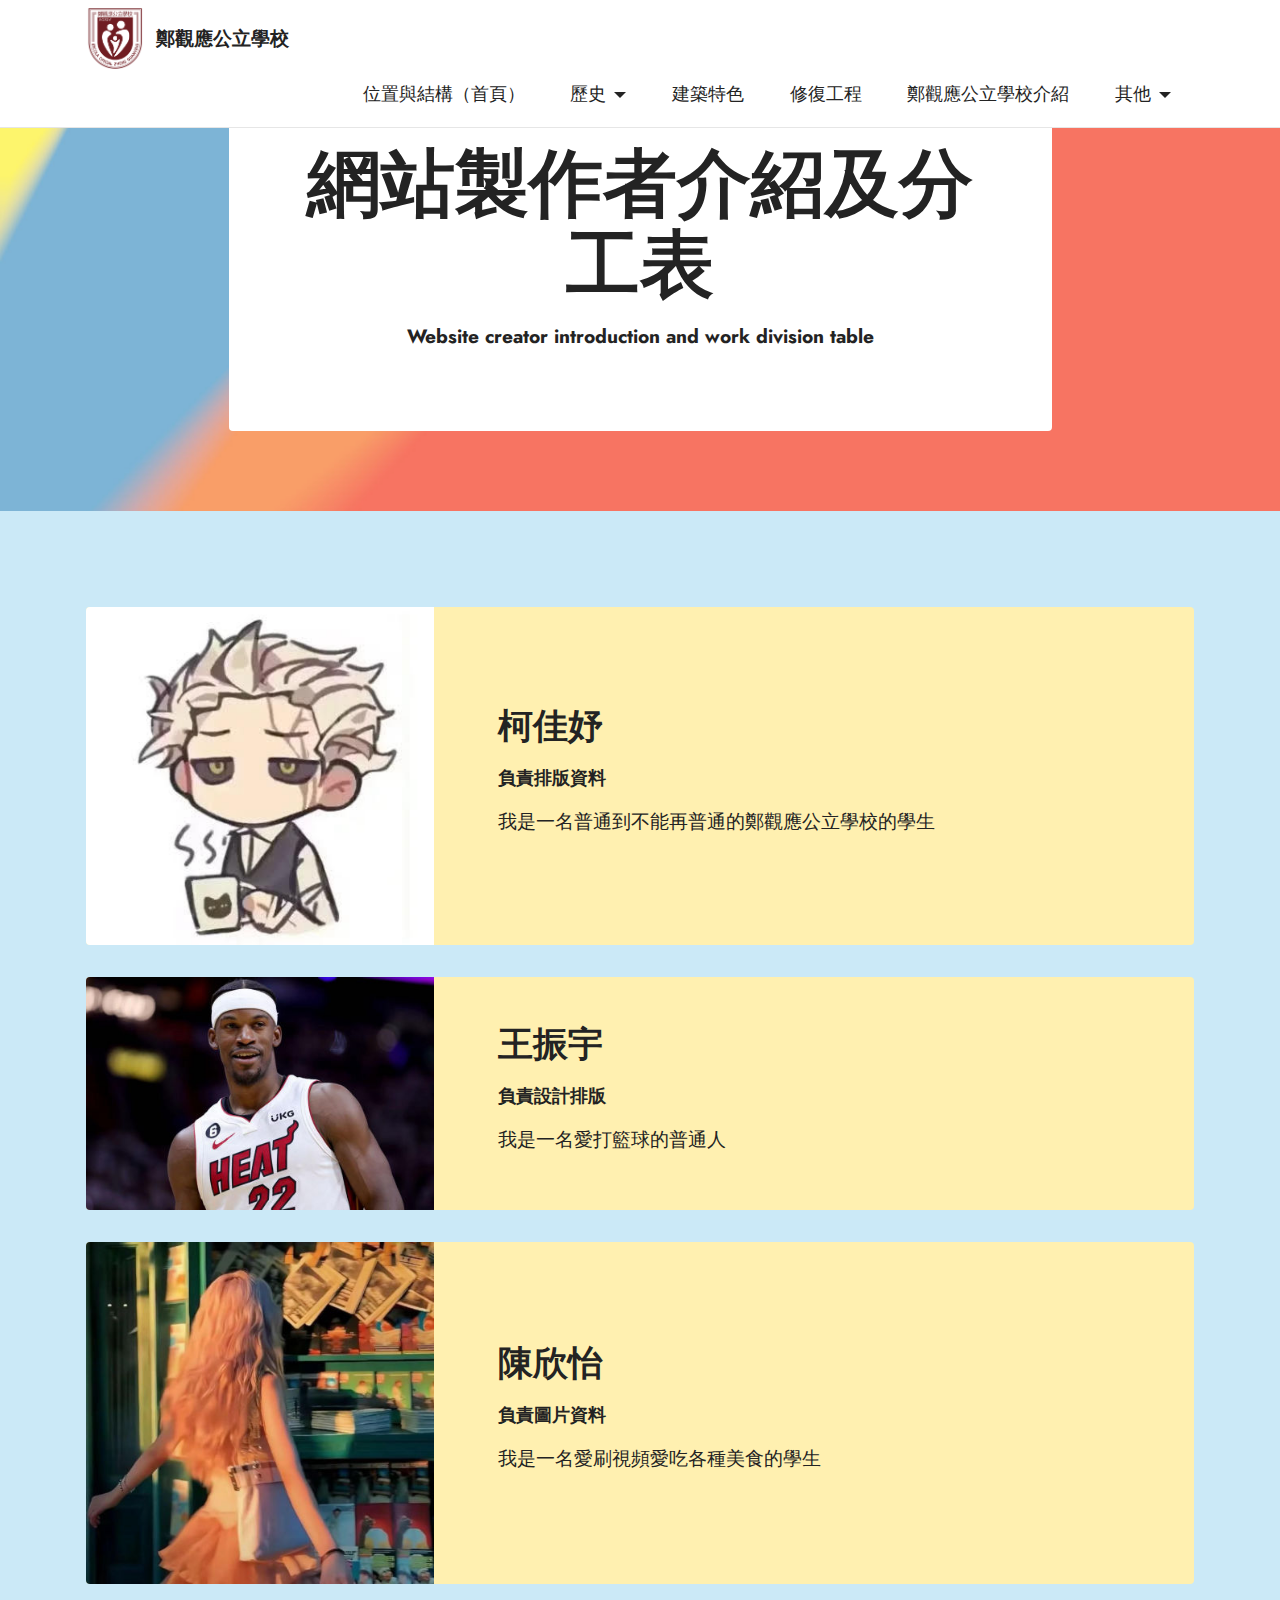
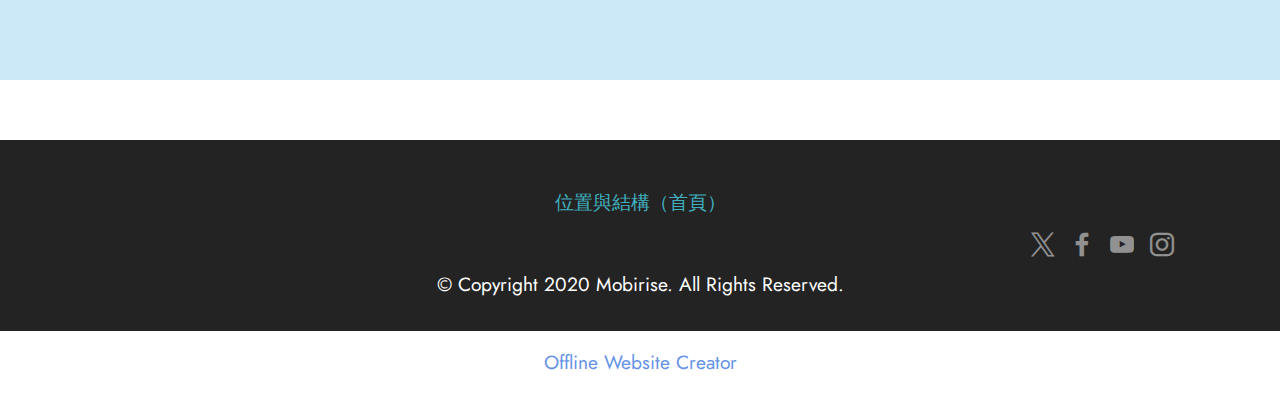
<file: page6.html>
<!DOCTYPE html>
<html  >
<head>
  <!-- Site made with Mobirise Website Builder v5.9.18, https://mobirise.com -->
  <meta charset="UTF-8">
  <meta http-equiv="X-UA-Compatible" content="IE=edge">
  <meta name="generator" content="Mobirise v5.9.18, mobirise.com">
  <meta name="viewport" content="width=device-width, initial-scale=1, minimum-scale=1">
  <link rel="shortcut icon" href="assets/images/eozgy1-121x129.png" type="image/x-icon">
  <meta name="description" content="">
  
  
  <title>網站製作者介紹及分工表</title>
  <link rel="stylesheet" href="assets/bootstrap/css/bootstrap.min.css">
  <link rel="stylesheet" href="assets/bootstrap/css/bootstrap-grid.min.css">
  <link rel="stylesheet" href="assets/bootstrap/css/bootstrap-reboot.min.css">
  <link rel="stylesheet" href="assets/parallax/jarallax.css">
  <link rel="stylesheet" href="assets/dropdown/css/style.css">
  <link rel="stylesheet" href="assets/socicon/css/styles.css">
  <link rel="stylesheet" href="assets/theme/css/style.css">
  <link rel="preload" href="https://fonts.googleapis.com/css?family=Jost:100,200,300,400,500,600,700,800,900,100i,200i,300i,400i,500i,600i,700i,800i,900i&display=swap" as="style" onload="this.onload=null;this.rel='stylesheet'">
  <noscript><link rel="stylesheet" href="https://fonts.googleapis.com/css?family=Jost:100,200,300,400,500,600,700,800,900,100i,200i,300i,400i,500i,600i,700i,800i,900i&display=swap"></noscript>
  <link rel="preload" as="style" href="assets/mobirise/css/mbr-additional.css?v=XFn6Uj"><link rel="stylesheet" href="assets/mobirise/css/mbr-additional.css?v=XFn6Uj" type="text/css">

  
  
  
</head>
<body>
  
  <section data-bs-version="5.1" class="header12 cid-ufxKVClD1c mbr-parallax-background" id="header12-1z">

    

    
    <div class="mbr-overlay" style="opacity: 0.3; background-color: rgb(255, 255, 255);">
    </div>
    <div class="container">
        <div class="row justify-content-center">
            <div class="card col-12 col-md-12 col-lg-9">
                <div class="card-wrapper">
                    <div class="card-box align-center">
                        <h1 class="card-title mbr-fonts-style mb-3 display-1">
                            <strong>網站製作者介紹及分工表</strong></h1>
                        <p class="mbr-text mbr-fonts-style display-7"><strong>Website creator introduction and work division table</strong></p>
                        
                    </div>
                </div>
            </div>
        </div>
    </div>
</section>

<section data-bs-version="5.1" class="team2 cid-ufxKL0KURE" xmlns="http://www.w3.org/1999/html" id="team2-1y">
    

    
    
    <div class="container">
        <div class="card">
            <div class="card-wrapper">
                <div class="row align-items-center">
                    <div class="col-12 col-md-4">
                        <div class="image-wrapper">
                            <img src="assets/images/unnamed-370x360.jpg" alt="Mobirise Website Builder">
                        </div>
                    </div>
                    <div class="col-12 col-md">
                        <div class="card-box">
                            <h5 class="card-title mbr-fonts-style m-0 mb-3 display-5">
                                <strong>柯佳妤</strong></h5>
                            <h6 class="card-subtitle mbr-fonts-style mb-3 display-4">
                                <strong>負責排版資料</strong></h6>
                            <p class="mbr-text mbr-fonts-style display-7">
                                我是一名普通到不能再普通的鄭觀應公立學校的學生</p>
                            
                        </div>
                    </div>
                </div>
            </div>
        </div>
        <div class="card">
            <div class="card-wrapper">
                <div class="row align-items-center">
                    <div class="col-12 col-md-4">
                        <div class="image-wrapper">
                            <img src="assets/images/unnamed-432x289.jpg" alt="Mobirise Website Builder">
                        </div>
                    </div>
                    <div class="col-12 col-md">
                        <div class="card-box">
                            <h5 class="card-title mbr-fonts-style m-0 mb-3 display-5">
                                <strong>王振宇</strong></h5>
                            <h6 class="card-subtitle mbr-fonts-style mb-3 display-4"><strong>負責設計排版</strong></h6>
                            <p class="mbr-text mbr-fonts-style display-7">我是一名愛打籃球的普通人</p>
                            
                        </div>
                    </div>
                </div>
            </div>
        </div>
        <div class="card">
            <div class="card-wrapper">
                <div class="row align-items-center">
                    <div class="col-12 col-md-4">
                        <div class="image-wrapper">
                            <img src="assets/images/unnamed-432x425.jpg" alt="Mobirise Website Builder">
                        </div>
                    </div>
                    <div class="col-12 col-md">
                        <div class="card-box">
                            <h5 class="card-title mbr-fonts-style m-0 mb-3 display-5">
                                <strong>陳欣怡</strong></h5>
                            <h6 class="card-subtitle mbr-fonts-style mb-3 display-4">
                                <strong>負責圖片資料</strong></h6>
                            <p class="mbr-text mbr-fonts-style display-7">我是一名愛刷視頻愛吃各種美食的學生</p>
                            
                        </div>
                    </div>
                </div>
            </div>
        </div>
    </div>
</section>

<section data-bs-version="5.1" class="menu cid-udyXFCDbY3" once="menu" id="menu1-12">
    
    <nav class="navbar navbar-dropdown navbar-fixed-top navbar-expand-lg">
        <div class="container">
            <div class="navbar-brand">
                <span class="navbar-logo">
                    <a href="https://mobiri.se">
                        <img src="assets/images/eozgy1-121x129.png" alt="Mobirise Website Builder" style="height: 3.8rem;">
                    </a>
                </span>
                <span class="navbar-caption-wrap"><a class="navbar-caption text-black display-7" href="https://mobiri.se">鄭觀應公立學校</a></span>
            </div>
            <button class="navbar-toggler" type="button" data-toggle="collapse" data-bs-toggle="collapse" data-target="#navbarSupportedContent" data-bs-target="#navbarSupportedContent" aria-controls="navbarNavAltMarkup" aria-expanded="false" aria-label="Toggle navigation">
                <div class="hamburger">
                    <span></span>
                    <span></span>
                    <span></span>
                    <span></span>
                </div>
            </button>
            <div class="collapse navbar-collapse" id="navbarSupportedContent">
                <ul class="navbar-nav nav-dropdown nav-right" data-app-modern-menu="true"><li class="nav-item"><a class="nav-link link text-black text-primary display-4" href="index.html">位置與結構（首頁）</a></li>
                    <li class="nav-item dropdown"><a class="nav-link link text-black dropdown-toggle display-4" href="https://mobirise.com" data-toggle="dropdown-submenu" data-bs-toggle="dropdown" data-bs-auto-close="outside" aria-expanded="false">歷史</a><div class="dropdown-menu" aria-labelledby="dropdown-552"><a class="text-black dropdown-item text-primary display-4" href="page2.html">十九世紀</a><a class="text-black dropdown-item text-primary display-4" href="page10.html">二十世紀</a><a class="text-black dropdown-item text-primary display-4" href="page11.html">二十一世紀</a></div></li><li class="nav-item"><a class="nav-link link text-black text-primary display-4" href="page4.html">建築特色</a></li><li class="nav-item"><a class="nav-link link text-black text-primary display-4" href="page9.html">修復工程</a></li><li class="nav-item"><a class="nav-link link text-black text-primary display-4" href="page5.html">鄭觀應公立學校介紹</a></li><li class="nav-item dropdown"><a class="nav-link link text-black dropdown-toggle display-4" href="https://mobirise.com" data-toggle="dropdown-submenu" data-bs-toggle="dropdown" data-bs-auto-close="outside" aria-expanded="false">其他</a><div class="dropdown-menu" aria-labelledby="dropdown-580"><a class="text-black dropdown-item text-primary display-4" href="page8.html" aria-expanded="false">網站結構</a><a class="text-black dropdown-item text-primary display-4" href="page6.html">網站製作者介紹及分工表</a><a class="text-black dropdown-item text-primary display-4" href="page7.html">鳴謝頁面</a></div></li></ul>
                
                
            </div>
        </div>
    </nav>

</section>

<section data-bs-version="5.1" class="footer3 cid-udyXFD3cHD" once="footers" id="footer3-13">

    

    

    <div class="container">
        <div class="media-container-row align-center mbr-white">
            <div class="row row-links">
                <ul class="foot-menu">
                    
                    
                    
                    
                    
                <li class="foot-menu-item mbr-fonts-style display-7"><a href="index.html" class="text-success text-primary">位置與結構（首頁）</a></li></ul>
            </div>
            <div class="row social-row">
                <div class="social-list align-right pb-2">
                    
                    
                    
                    
                    
                    
                <div class="soc-item">
                        <a href="https://twitter.com/mobirise" target="_blank">
                            <span class="socicon-twitter socicon mbr-iconfont mbr-iconfont-social"></span>
                        </a>
                    </div><div class="soc-item">
                        <a href="https://www.facebook.com/pages/Mobirise/1616226671953247" target="_blank">
                            <span class="socicon-facebook socicon mbr-iconfont mbr-iconfont-social"></span>
                        </a>
                    </div><div class="soc-item">
                        <a href="https://www.youtube.com/c/mobirise" target="_blank">
                            <span class="socicon-youtube socicon mbr-iconfont mbr-iconfont-social"></span>
                        </a>
                    </div><div class="soc-item">
                        <a href="https://instagram.com/mobirise" target="_blank">
                            <span class="mbr-iconfont mbr-iconfont-social socicon-instagram socicon"></span>
                        </a>
                    </div></div>
            </div>
            <div class="row row-copirayt">
                <p class="mbr-text mb-0 mbr-fonts-style mbr-white align-center display-7">
                    © Copyright 2020 Mobirise. All Rights Reserved.
                </p>
            </div>
        </div>
    </div>
</section><section class="display-7" style="padding: 0;align-items: center;justify-content: center;flex-wrap: wrap;    align-content: center;display: flex;position: relative;height: 4rem;"><a href="https://mobiri.se/2888951" style="flex: 1 1;height: 4rem;position: absolute;width: 100%;z-index: 1;"><img alt="" style="height: 4rem;" src="[data-uri]"></a><p style="margin: 0;text-align: center;" class="display-7">&#8204;</p><a style="z-index:1" href="https://mobirise.com/offline-website-builder.html">Offline Website Creator</a></section><script src="assets/bootstrap/js/bootstrap.bundle.min.js"></script>  <script src="assets/parallax/jarallax.js"></script>  <script src="assets/smoothscroll/smooth-scroll.js"></script>  <script src="assets/ytplayer/index.js"></script>  <script src="assets/dropdown/js/navbar-dropdown.js"></script>  <script src="assets/theme/js/script.js"></script>  
  
  
</body>
</html>
</file>
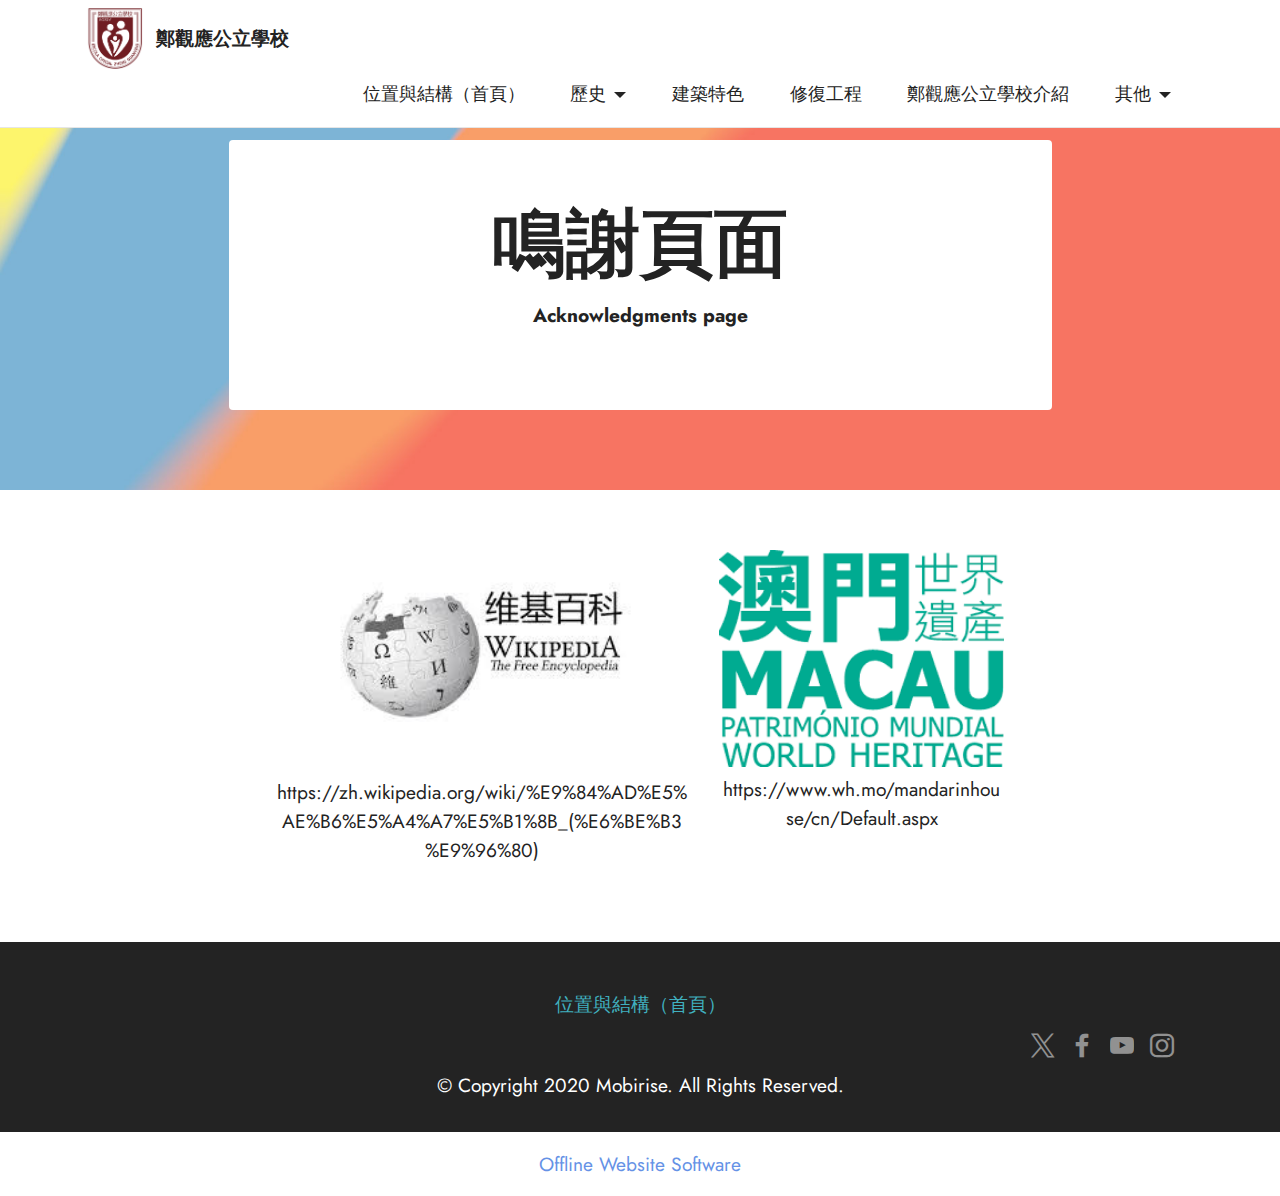
<file: page7.html>
<!DOCTYPE html>
<html  >
<head>
  <!-- Site made with Mobirise Website Builder v5.9.18, https://mobirise.com -->
  <meta charset="UTF-8">
  <meta http-equiv="X-UA-Compatible" content="IE=edge">
  <meta name="generator" content="Mobirise v5.9.18, mobirise.com">
  <meta name="viewport" content="width=device-width, initial-scale=1, minimum-scale=1">
  <link rel="shortcut icon" href="assets/images/eozgy1-121x129.png" type="image/x-icon">
  <meta name="description" content="">
  
  
  <title>鳴謝頁面</title>
  <link rel="stylesheet" href="assets/bootstrap/css/bootstrap.min.css">
  <link rel="stylesheet" href="assets/bootstrap/css/bootstrap-grid.min.css">
  <link rel="stylesheet" href="assets/bootstrap/css/bootstrap-reboot.min.css">
  <link rel="stylesheet" href="assets/parallax/jarallax.css">
  <link rel="stylesheet" href="assets/dropdown/css/style.css">
  <link rel="stylesheet" href="assets/socicon/css/styles.css">
  <link rel="stylesheet" href="assets/theme/css/style.css">
  <link rel="preload" href="https://fonts.googleapis.com/css?family=Jost:100,200,300,400,500,600,700,800,900,100i,200i,300i,400i,500i,600i,700i,800i,900i&display=swap" as="style" onload="this.onload=null;this.rel='stylesheet'">
  <noscript><link rel="stylesheet" href="https://fonts.googleapis.com/css?family=Jost:100,200,300,400,500,600,700,800,900,100i,200i,300i,400i,500i,600i,700i,800i,900i&display=swap"></noscript>
  <link rel="preload" as="style" href="assets/mobirise/css/mbr-additional.css?v=1f6o91"><link rel="stylesheet" href="assets/mobirise/css/mbr-additional.css?v=1f6o91" type="text/css">

  
  
  
</head>
<body>
  
  <section data-bs-version="5.1" class="menu cid-udyXFZzCio" once="menu" id="menu1-14">
    
    <nav class="navbar navbar-dropdown navbar-fixed-top navbar-expand-lg">
        <div class="container">
            <div class="navbar-brand">
                <span class="navbar-logo">
                    <a href="https://mobiri.se">
                        <img src="assets/images/eozgy1-121x129.png" alt="Mobirise Website Builder" style="height: 3.8rem;">
                    </a>
                </span>
                <span class="navbar-caption-wrap"><a class="navbar-caption text-black display-7" href="https://mobiri.se">鄭觀應公立學校</a></span>
            </div>
            <button class="navbar-toggler" type="button" data-toggle="collapse" data-bs-toggle="collapse" data-target="#navbarSupportedContent" data-bs-target="#navbarSupportedContent" aria-controls="navbarNavAltMarkup" aria-expanded="false" aria-label="Toggle navigation">
                <div class="hamburger">
                    <span></span>
                    <span></span>
                    <span></span>
                    <span></span>
                </div>
            </button>
            <div class="collapse navbar-collapse" id="navbarSupportedContent">
                <ul class="navbar-nav nav-dropdown nav-right" data-app-modern-menu="true"><li class="nav-item"><a class="nav-link link text-black text-primary display-4" href="index.html">位置與結構（首頁）</a></li>
                    <li class="nav-item dropdown"><a class="nav-link link text-black dropdown-toggle display-4" href="https://mobirise.com" data-toggle="dropdown-submenu" data-bs-toggle="dropdown" data-bs-auto-close="outside" aria-expanded="false">歷史</a><div class="dropdown-menu" aria-labelledby="dropdown-552"><a class="text-black dropdown-item text-primary display-4" href="page2.html">十九世紀</a><a class="text-black dropdown-item text-primary display-4" href="page10.html">二十世紀</a><a class="text-black dropdown-item text-primary display-4" href="page11.html">二十一世紀</a></div></li><li class="nav-item"><a class="nav-link link text-black text-primary display-4" href="page4.html">建築特色</a></li><li class="nav-item"><a class="nav-link link text-black text-primary display-4" href="page9.html">修復工程</a></li><li class="nav-item"><a class="nav-link link text-black text-primary display-4" href="page5.html">鄭觀應公立學校介紹</a></li><li class="nav-item dropdown"><a class="nav-link link text-black dropdown-toggle display-4" href="https://mobirise.com" data-toggle="dropdown-submenu" data-bs-toggle="dropdown" data-bs-auto-close="outside" aria-expanded="false">其他</a><div class="dropdown-menu" aria-labelledby="dropdown-580"><a class="text-black dropdown-item text-primary display-4" href="page8.html" aria-expanded="false">網站結構</a><a class="text-black dropdown-item text-primary display-4" href="page6.html">網站製作者介紹及分工表</a><a class="text-black dropdown-item text-primary display-4" href="page7.html">鳴謝頁面</a></div></li></ul>
                
                
            </div>
        </div>
    </nav>

</section>

<section data-bs-version="5.1" class="header12 cid-ufxG81BrHE mbr-parallax-background" id="header12-1v">

    

    
    <div class="mbr-overlay" style="opacity: 0.3; background-color: rgb(255, 255, 255);">
    </div>
    <div class="container">
        <div class="row justify-content-center">
            <div class="card col-12 col-md-12 col-lg-9">
                <div class="card-wrapper">
                    <div class="card-box align-center">
                        <h1 class="card-title mbr-fonts-style mb-3 display-1">
                            <strong>鳴謝頁面</strong></h1>
                        <p class="mbr-text mbr-fonts-style display-7"><strong>Acknowledgments page</strong></p>
                        
                    </div>
                </div>
            </div>
        </div>
    </div>
</section>

<section data-bs-version="5.1" class="image5 cid-ufxJ96QseX" id="image5-1x">
    
    
    
    <div class="container">
        <div class="row">
            <div class="col-12 col-md-8">
                <div class="row">
                    <div class="col-12 col-lg-7">
                        <div class="img-item mb-3">
                            <img src="assets/images/images-306x164.jpg" alt="Mobirise Website Builder">
                            <p class="mbr-fonts-style align-center mt-2 display-7">https://zh.wikipedia.org/wiki/%E9%84%AD%E5%AE%B6%E5%A4%A7%E5%B1%8B_(%E6%BE%B3%E9%96%80)</p>
                        </div>
                    </div>
                    <div class="col-12 col-lg">
                        <div class="img-item mb-3">
                            <img src="assets/images/download-257x196.png" alt="Mobirise Website Builder">
                            <p class="mbr-fonts-style align-center mt-2 display-7">https://www.wh.mo/mandarinhouse/cn/Default.aspx</p>
                        </div>
                    </div>
                </div>
            </div>
        </div>
    </div>
</section>

<section data-bs-version="5.1" class="footer3 cid-udyXG00zkJ" once="footers" id="footer3-15">

    

    

    <div class="container">
        <div class="media-container-row align-center mbr-white">
            <div class="row row-links">
                <ul class="foot-menu">
                    
                    
                    
                    
                    
                <li class="foot-menu-item mbr-fonts-style display-7"><a href="index.html" class="text-success text-primary">位置與結構（首頁）</a></li></ul>
            </div>
            <div class="row social-row">
                <div class="social-list align-right pb-2">
                    
                    
                    
                    
                    
                    
                <div class="soc-item">
                        <a href="https://twitter.com/mobirise" target="_blank">
                            <span class="socicon-twitter socicon mbr-iconfont mbr-iconfont-social"></span>
                        </a>
                    </div><div class="soc-item">
                        <a href="https://www.facebook.com/pages/Mobirise/1616226671953247" target="_blank">
                            <span class="socicon-facebook socicon mbr-iconfont mbr-iconfont-social"></span>
                        </a>
                    </div><div class="soc-item">
                        <a href="https://www.youtube.com/c/mobirise" target="_blank">
                            <span class="socicon-youtube socicon mbr-iconfont mbr-iconfont-social"></span>
                        </a>
                    </div><div class="soc-item">
                        <a href="https://instagram.com/mobirise" target="_blank">
                            <span class="mbr-iconfont mbr-iconfont-social socicon-instagram socicon"></span>
                        </a>
                    </div></div>
            </div>
            <div class="row row-copirayt">
                <p class="mbr-text mb-0 mbr-fonts-style mbr-white align-center display-7">
                    © Copyright 2020 Mobirise. All Rights Reserved.
                </p>
            </div>
        </div>
    </div>
</section><section class="display-7" style="padding: 0;align-items: center;justify-content: center;flex-wrap: wrap;    align-content: center;display: flex;position: relative;height: 4rem;"><a href="https://mobiri.se/2888951" style="flex: 1 1;height: 4rem;position: absolute;width: 100%;z-index: 1;"><img alt="" style="height: 4rem;" src="[data-uri]"></a><p style="margin: 0;text-align: center;" class="display-7">&#8204;</p><a style="z-index:1" href="https://mobirise.com/offline-website-builder.html">Offline Website Software</a></section><script src="assets/bootstrap/js/bootstrap.bundle.min.js"></script>  <script src="assets/parallax/jarallax.js"></script>  <script src="assets/smoothscroll/smooth-scroll.js"></script>  <script src="assets/ytplayer/index.js"></script>  <script src="assets/dropdown/js/navbar-dropdown.js"></script>  <script src="assets/theme/js/script.js"></script>  
  
  
</body>
</html>
</file>
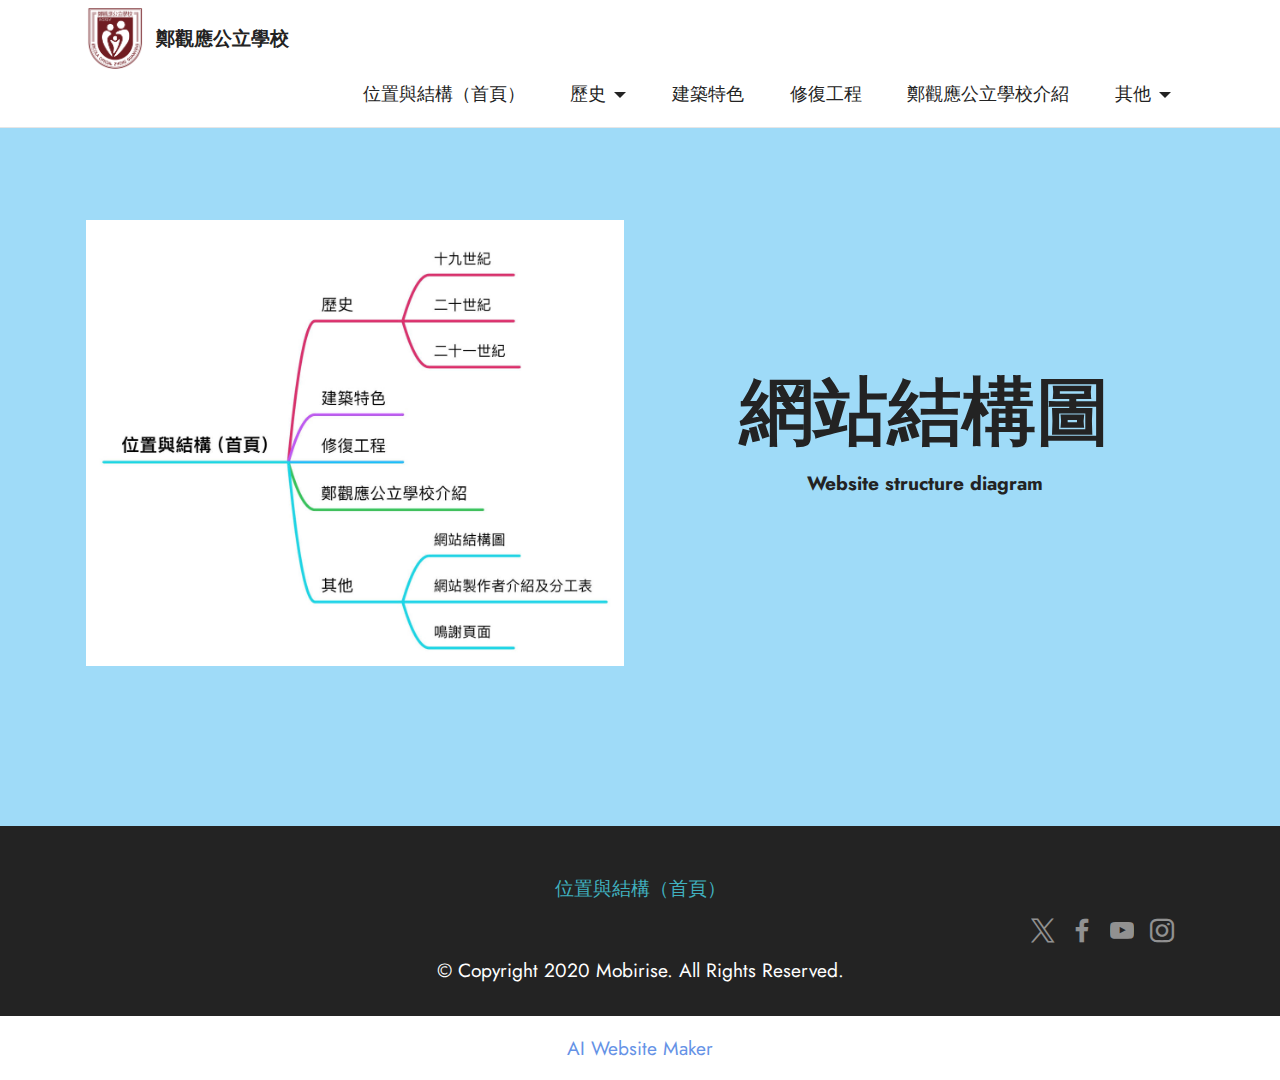
<file: page8.html>
<!DOCTYPE html>
<html  >
<head>
  <!-- Site made with Mobirise Website Builder v5.9.18, https://mobirise.com -->
  <meta charset="UTF-8">
  <meta http-equiv="X-UA-Compatible" content="IE=edge">
  <meta name="generator" content="Mobirise v5.9.18, mobirise.com">
  <meta name="viewport" content="width=device-width, initial-scale=1, minimum-scale=1">
  <link rel="shortcut icon" href="assets/images/eozgy1-121x129.png" type="image/x-icon">
  <meta name="description" content="">
  
  
  <title>網站結構圖</title>
  <link rel="stylesheet" href="assets/bootstrap/css/bootstrap.min.css">
  <link rel="stylesheet" href="assets/bootstrap/css/bootstrap-grid.min.css">
  <link rel="stylesheet" href="assets/bootstrap/css/bootstrap-reboot.min.css">
  <link rel="stylesheet" href="assets/dropdown/css/style.css">
  <link rel="stylesheet" href="assets/socicon/css/styles.css">
  <link rel="stylesheet" href="assets/theme/css/style.css">
  <link rel="preload" href="https://fonts.googleapis.com/css?family=Jost:100,200,300,400,500,600,700,800,900,100i,200i,300i,400i,500i,600i,700i,800i,900i&display=swap" as="style" onload="this.onload=null;this.rel='stylesheet'">
  <noscript><link rel="stylesheet" href="https://fonts.googleapis.com/css?family=Jost:100,200,300,400,500,600,700,800,900,100i,200i,300i,400i,500i,600i,700i,800i,900i&display=swap"></noscript>
  <link rel="preload" as="style" href="assets/mobirise/css/mbr-additional.css?v=6JtEyD"><link rel="stylesheet" href="assets/mobirise/css/mbr-additional.css?v=6JtEyD" type="text/css">

  
  
  
</head>
<body>
  
  <section data-bs-version="5.1" class="menu cid-udyXGeJW4B" once="menu" id="menu1-16">
    
    <nav class="navbar navbar-dropdown navbar-fixed-top navbar-expand-lg">
        <div class="container">
            <div class="navbar-brand">
                <span class="navbar-logo">
                    <a href="https://mobiri.se">
                        <img src="assets/images/eozgy1-121x129.png" alt="Mobirise Website Builder" style="height: 3.8rem;">
                    </a>
                </span>
                <span class="navbar-caption-wrap"><a class="navbar-caption text-black display-7" href="https://mobiri.se">鄭觀應公立學校</a></span>
            </div>
            <button class="navbar-toggler" type="button" data-toggle="collapse" data-bs-toggle="collapse" data-target="#navbarSupportedContent" data-bs-target="#navbarSupportedContent" aria-controls="navbarNavAltMarkup" aria-expanded="false" aria-label="Toggle navigation">
                <div class="hamburger">
                    <span></span>
                    <span></span>
                    <span></span>
                    <span></span>
                </div>
            </button>
            <div class="collapse navbar-collapse" id="navbarSupportedContent">
                <ul class="navbar-nav nav-dropdown nav-right" data-app-modern-menu="true"><li class="nav-item"><a class="nav-link link text-black text-primary display-4" href="index.html">位置與結構（首頁）</a></li>
                    <li class="nav-item dropdown"><a class="nav-link link text-black dropdown-toggle display-4" href="https://mobirise.com" data-toggle="dropdown-submenu" data-bs-toggle="dropdown" data-bs-auto-close="outside" aria-expanded="false">歷史</a><div class="dropdown-menu" aria-labelledby="dropdown-552"><a class="text-black dropdown-item text-primary display-4" href="page2.html">十九世紀</a><a class="text-black dropdown-item text-primary display-4" href="page10.html">二十世紀</a><a class="text-black dropdown-item text-primary display-4" href="page11.html">二十一世紀</a></div></li><li class="nav-item"><a class="nav-link link text-black text-primary display-4" href="page4.html">建築特色</a></li><li class="nav-item"><a class="nav-link link text-black text-primary display-4" href="page9.html">修復工程</a></li><li class="nav-item"><a class="nav-link link text-black text-primary display-4" href="page5.html">鄭觀應公立學校介紹</a></li><li class="nav-item dropdown"><a class="nav-link link text-black dropdown-toggle display-4" href="https://mobirise.com" data-toggle="dropdown-submenu" data-bs-toggle="dropdown" data-bs-auto-close="outside" aria-expanded="false">其他</a><div class="dropdown-menu" aria-labelledby="dropdown-580"><a class="text-black dropdown-item text-primary display-4" href="page8.html" aria-expanded="false">網站結構</a><a class="text-black dropdown-item text-primary display-4" href="page6.html">網站製作者介紹及分工表</a><a class="text-black dropdown-item text-primary display-4" href="page7.html">鳴謝頁面</a></div></li></ul>
                
                
            </div>
        </div>
    </nav>

</section>

<section data-bs-version="5.1" class="header11 cid-ufxFoPfKuB" id="header11-1u">

    

    
    

    <div class="container">
        <div class="row justify-content-center">
            <div class="col-12 col-md-6 image-wrapper">
                <img class="w-100" src="assets/images/unnamed-1256x1041.jpg" alt="Mobirise Website Builder">
            </div>
            <div class="col-12 col-md">
                <div class="text-wrapper text-center">
                    <h1 class="mbr-section-title mbr-fonts-style mb-3 display-1"><strong>網站結構圖</strong></h1>
                    <p class="mbr-text mbr-fonts-style display-7"><strong>
                        Website structure diagram</strong></p>
                    
                </div>
            </div>
        </div>
    </div>
</section>

<section data-bs-version="5.1" class="footer3 cid-udyXGf6ASu" once="footers" id="footer3-17">

    

    

    <div class="container">
        <div class="media-container-row align-center mbr-white">
            <div class="row row-links">
                <ul class="foot-menu">
                    
                    
                    
                    
                    
                <li class="foot-menu-item mbr-fonts-style display-7"><a href="index.html" class="text-success text-primary">位置與結構（首頁）</a></li></ul>
            </div>
            <div class="row social-row">
                <div class="social-list align-right pb-2">
                    
                    
                    
                    
                    
                    
                <div class="soc-item">
                        <a href="https://twitter.com/mobirise" target="_blank">
                            <span class="socicon-twitter socicon mbr-iconfont mbr-iconfont-social"></span>
                        </a>
                    </div><div class="soc-item">
                        <a href="https://www.facebook.com/pages/Mobirise/1616226671953247" target="_blank">
                            <span class="socicon-facebook socicon mbr-iconfont mbr-iconfont-social"></span>
                        </a>
                    </div><div class="soc-item">
                        <a href="https://www.youtube.com/c/mobirise" target="_blank">
                            <span class="socicon-youtube socicon mbr-iconfont mbr-iconfont-social"></span>
                        </a>
                    </div><div class="soc-item">
                        <a href="https://instagram.com/mobirise" target="_blank">
                            <span class="mbr-iconfont mbr-iconfont-social socicon-instagram socicon"></span>
                        </a>
                    </div></div>
            </div>
            <div class="row row-copirayt">
                <p class="mbr-text mb-0 mbr-fonts-style mbr-white align-center display-7">
                    © Copyright 2020 Mobirise. All Rights Reserved.
                </p>
            </div>
        </div>
    </div>
</section><section class="display-7" style="padding: 0;align-items: center;justify-content: center;flex-wrap: wrap;    align-content: center;display: flex;position: relative;height: 4rem;"><a href="https://mobiri.se/2888951" style="flex: 1 1;height: 4rem;position: absolute;width: 100%;z-index: 1;"><img alt="" style="height: 4rem;" src="[data-uri]"></a><p style="margin: 0;text-align: center;" class="display-7">&#8204;</p><a style="z-index:1" href="https://mobirise.com/builder/ai-website-maker.html">AI Website Maker</a></section><script src="assets/bootstrap/js/bootstrap.bundle.min.js"></script>  <script src="assets/smoothscroll/smooth-scroll.js"></script>  <script src="assets/ytplayer/index.js"></script>  <script src="assets/dropdown/js/navbar-dropdown.js"></script>  <script src="assets/theme/js/script.js"></script>  
  
  
</body>
</html>
</file>
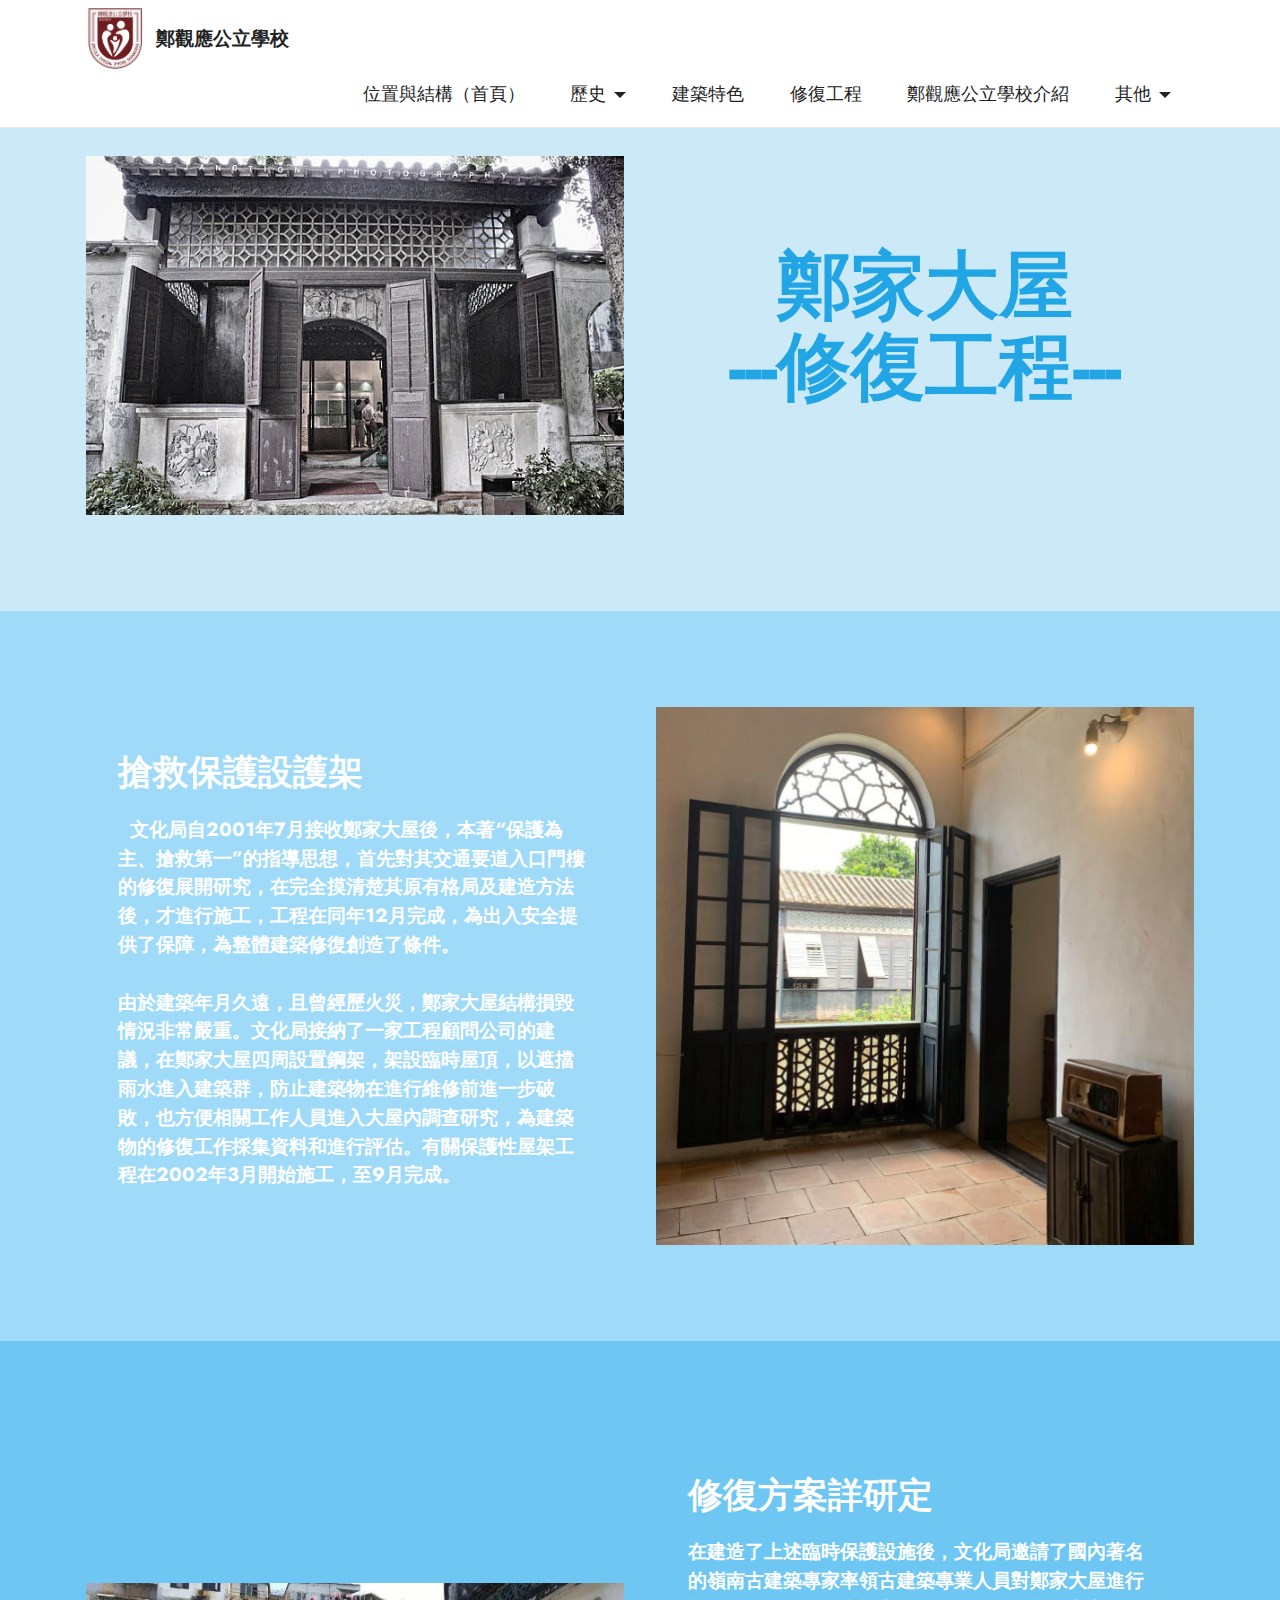
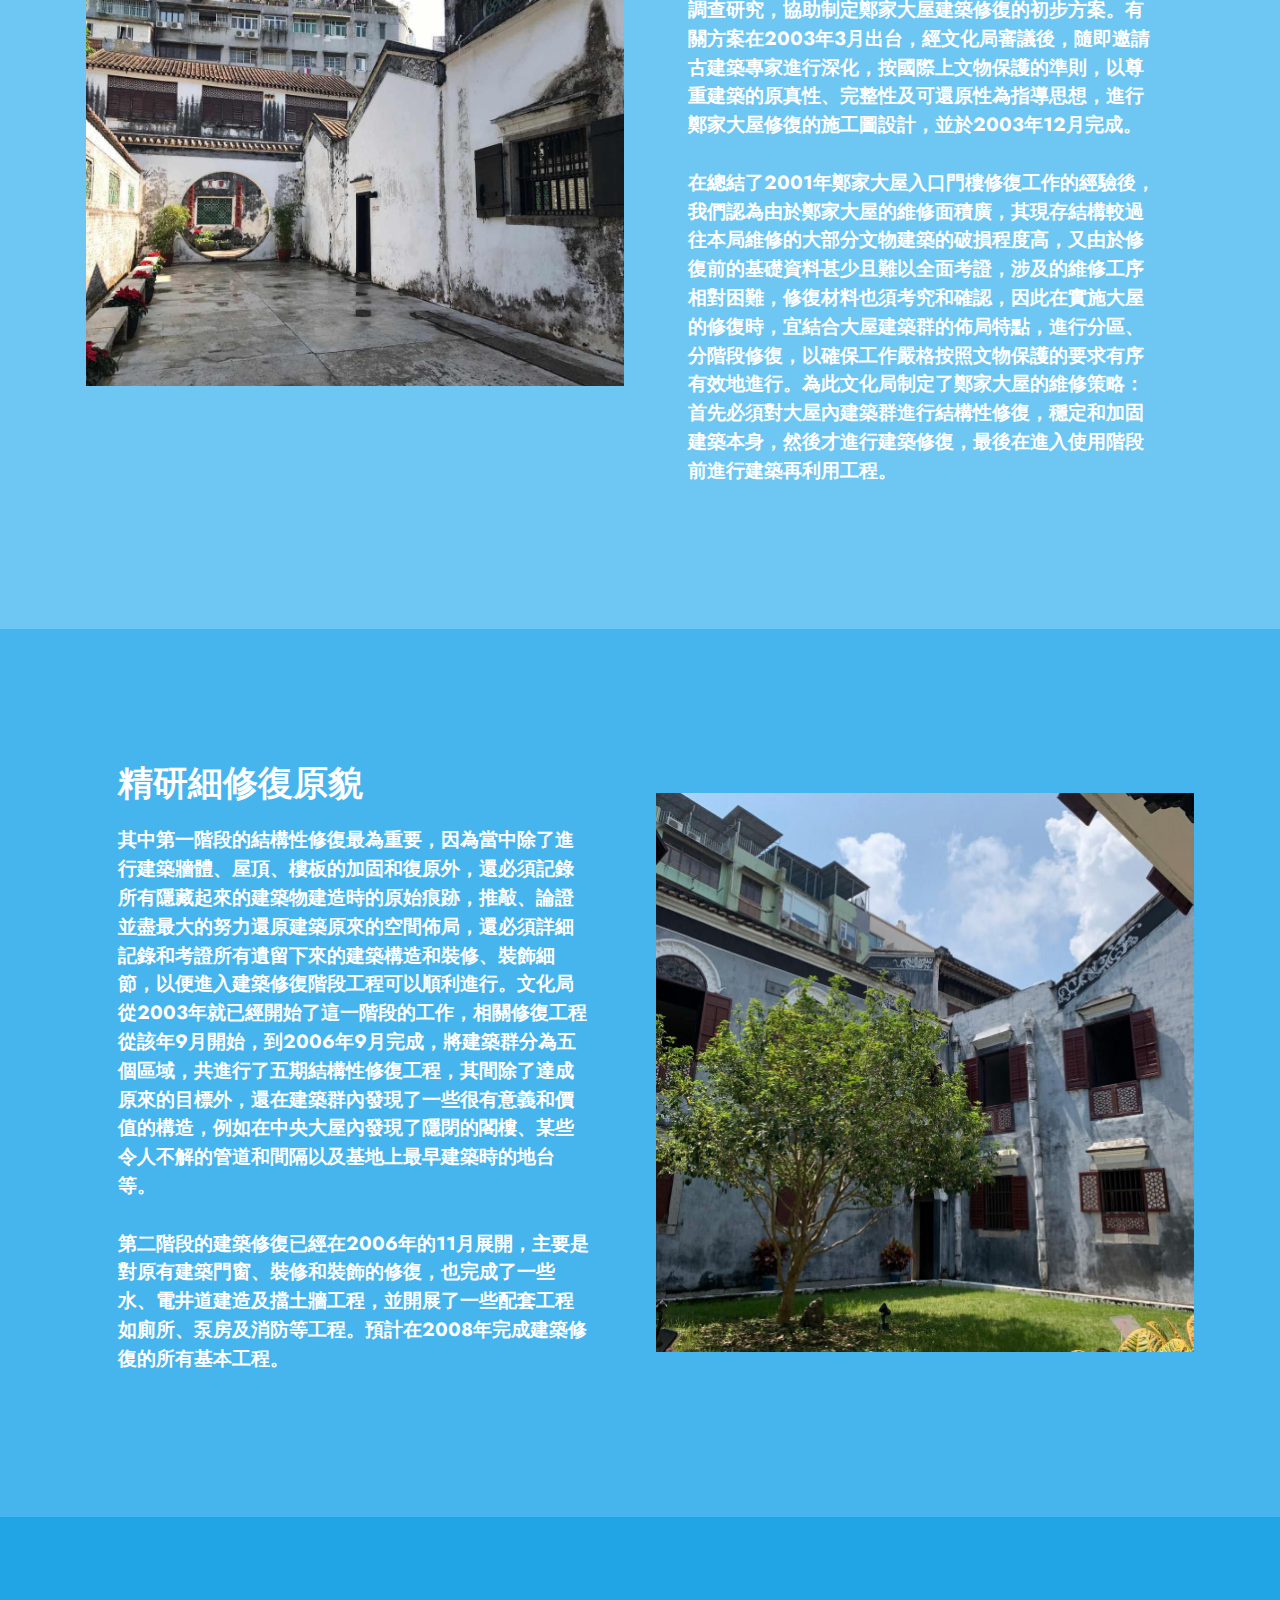
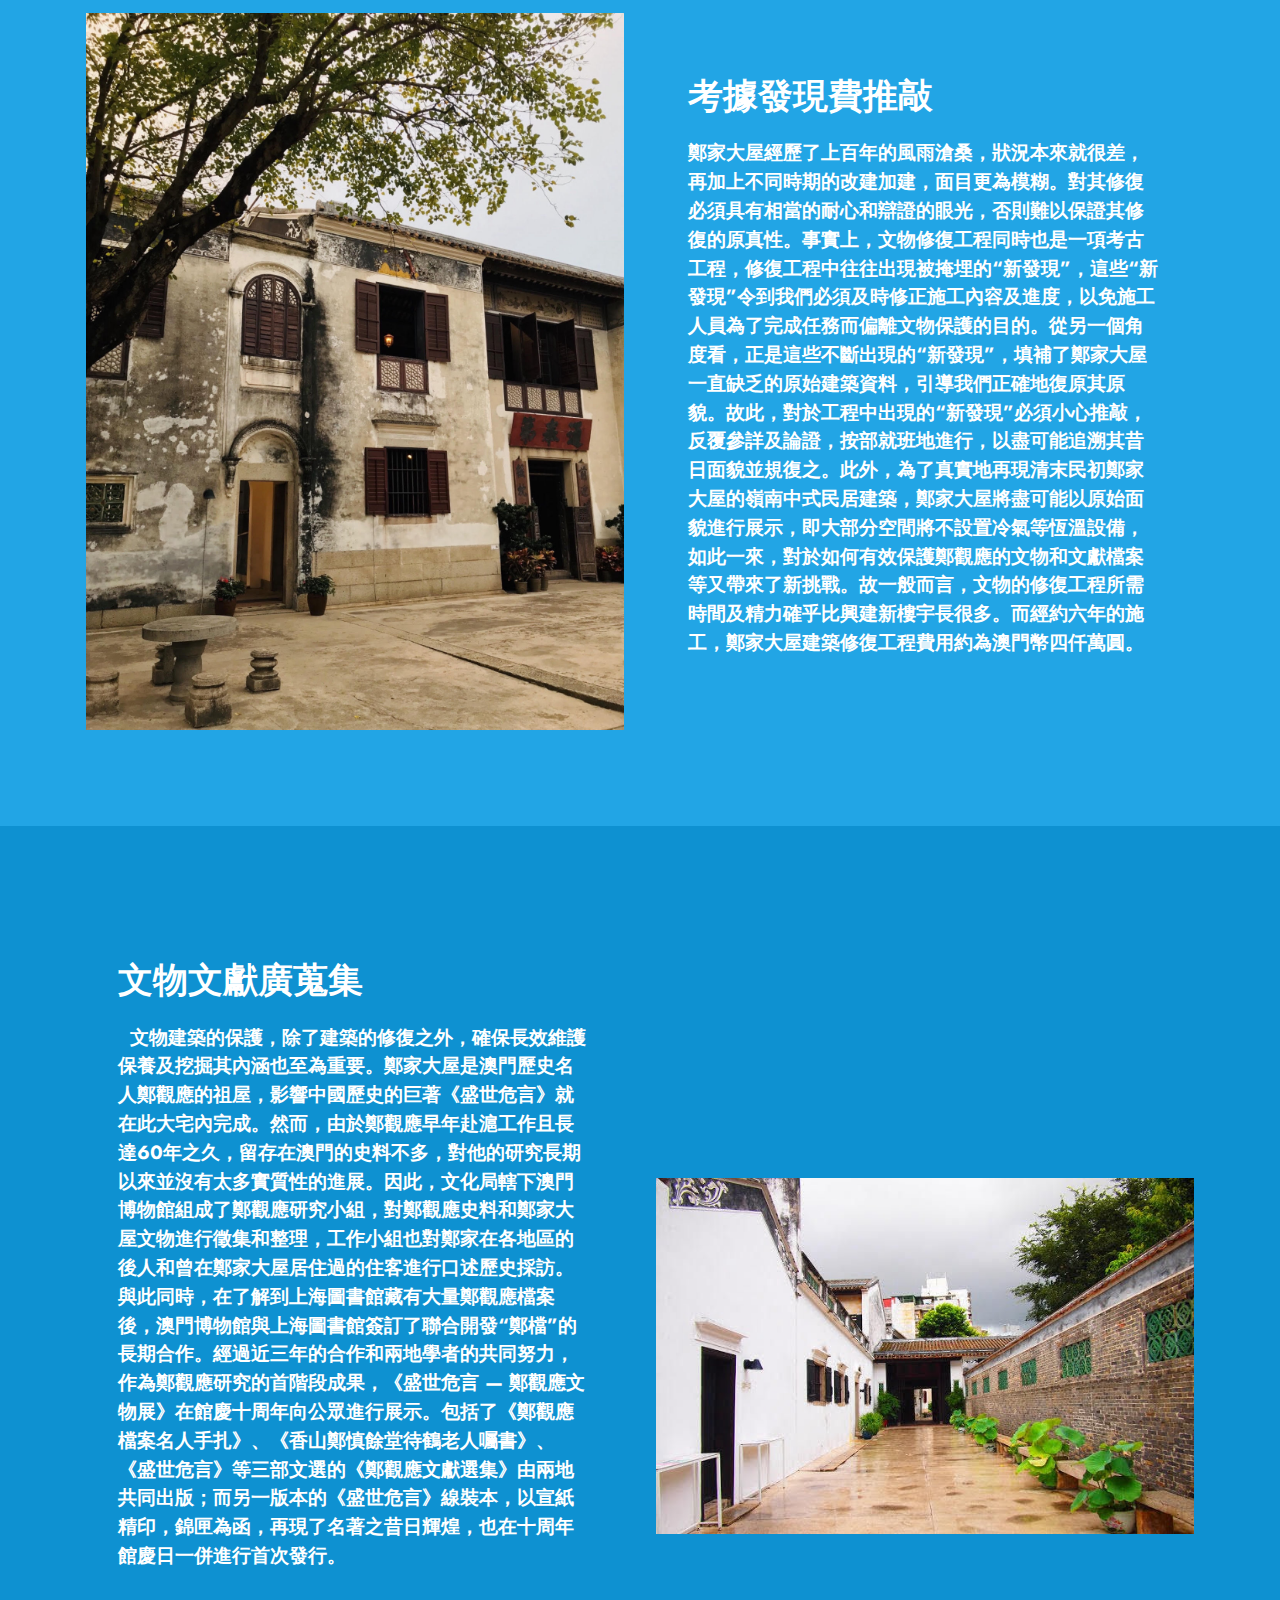
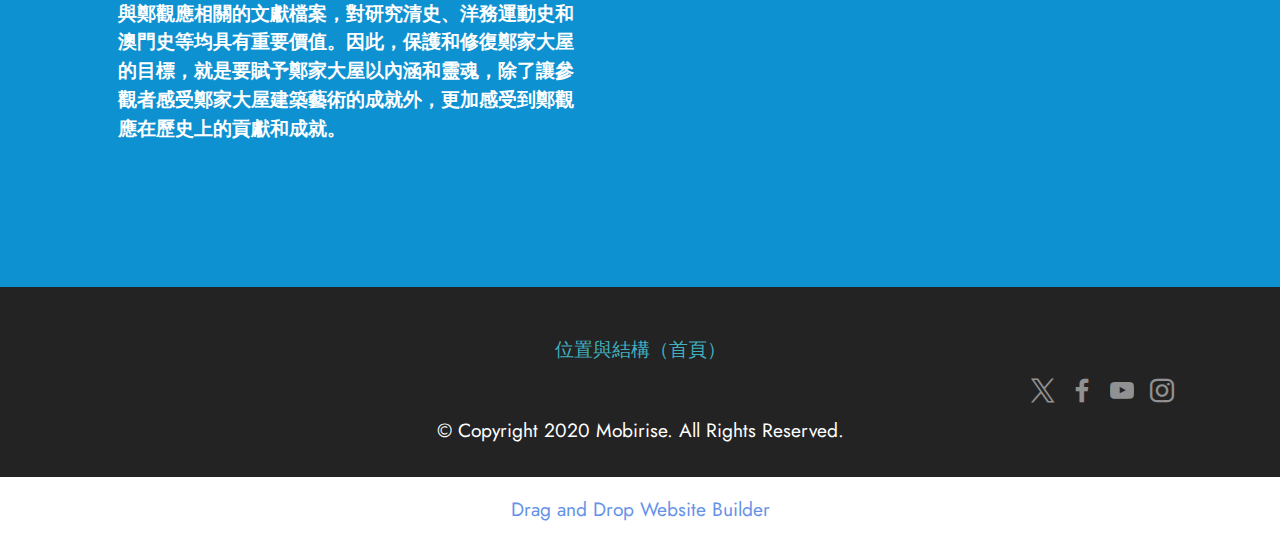
<file: page9.html>
<!DOCTYPE html>
<html  >
<head>
  <!-- Site made with Mobirise Website Builder v5.9.18, https://mobirise.com -->
  <meta charset="UTF-8">
  <meta http-equiv="X-UA-Compatible" content="IE=edge">
  <meta name="generator" content="Mobirise v5.9.18, mobirise.com">
  <meta name="viewport" content="width=device-width, initial-scale=1, minimum-scale=1">
  <link rel="shortcut icon" href="assets/images/eozgy1-121x129.png" type="image/x-icon">
  <meta name="description" content="">
  
  
  <title>修復功程</title>
  <link rel="stylesheet" href="assets/bootstrap/css/bootstrap.min.css">
  <link rel="stylesheet" href="assets/bootstrap/css/bootstrap-grid.min.css">
  <link rel="stylesheet" href="assets/bootstrap/css/bootstrap-reboot.min.css">
  <link rel="stylesheet" href="assets/dropdown/css/style.css">
  <link rel="stylesheet" href="assets/socicon/css/styles.css">
  <link rel="stylesheet" href="assets/theme/css/style.css">
  <link rel="preload" href="https://fonts.googleapis.com/css?family=Jost:100,200,300,400,500,600,700,800,900,100i,200i,300i,400i,500i,600i,700i,800i,900i&display=swap" as="style" onload="this.onload=null;this.rel='stylesheet'">
  <noscript><link rel="stylesheet" href="https://fonts.googleapis.com/css?family=Jost:100,200,300,400,500,600,700,800,900,100i,200i,300i,400i,500i,600i,700i,800i,900i&display=swap"></noscript>
  <link rel="preload" as="style" href="assets/mobirise/css/mbr-additional.css?v=5VdO4q"><link rel="stylesheet" href="assets/mobirise/css/mbr-additional.css?v=5VdO4q" type="text/css">

  
  
  
</head>
<body>
  
  <section data-bs-version="5.1" class="menu cid-udyXGujA61" once="menu" id="menu1-18">
    
    <nav class="navbar navbar-dropdown navbar-fixed-top navbar-expand-lg">
        <div class="container">
            <div class="navbar-brand">
                <span class="navbar-logo">
                    <a href="https://mobiri.se">
                        <img src="assets/images/eozgy1-121x129.png" alt="Mobirise Website Builder" style="height: 3.8rem;">
                    </a>
                </span>
                <span class="navbar-caption-wrap"><a class="navbar-caption text-black display-7" href="https://mobiri.se">鄭觀應公立學校</a></span>
            </div>
            <button class="navbar-toggler" type="button" data-toggle="collapse" data-bs-toggle="collapse" data-target="#navbarSupportedContent" data-bs-target="#navbarSupportedContent" aria-controls="navbarNavAltMarkup" aria-expanded="false" aria-label="Toggle navigation">
                <div class="hamburger">
                    <span></span>
                    <span></span>
                    <span></span>
                    <span></span>
                </div>
            </button>
            <div class="collapse navbar-collapse" id="navbarSupportedContent">
                <ul class="navbar-nav nav-dropdown nav-right" data-app-modern-menu="true"><li class="nav-item"><a class="nav-link link text-black text-primary display-4" href="index.html">位置與結構（首頁）</a></li>
                    <li class="nav-item dropdown"><a class="nav-link link text-black dropdown-toggle display-4" href="https://mobirise.com" data-toggle="dropdown-submenu" data-bs-toggle="dropdown" data-bs-auto-close="outside" aria-expanded="false">歷史</a><div class="dropdown-menu" aria-labelledby="dropdown-552"><a class="text-black dropdown-item text-primary display-4" href="page2.html">十九世紀</a><a class="text-black dropdown-item text-primary display-4" href="page10.html">二十世紀</a><a class="text-black dropdown-item text-primary display-4" href="page11.html">二十一世紀</a></div></li><li class="nav-item"><a class="nav-link link text-black text-primary display-4" href="page4.html">建築特色</a></li><li class="nav-item"><a class="nav-link link text-black text-primary display-4" href="page9.html">修復工程</a></li><li class="nav-item"><a class="nav-link link text-black text-primary display-4" href="page5.html">鄭觀應公立學校介紹</a></li><li class="nav-item dropdown"><a class="nav-link link text-black dropdown-toggle display-4" href="https://mobirise.com" data-toggle="dropdown-submenu" data-bs-toggle="dropdown" data-bs-auto-close="outside" aria-expanded="false">其他</a><div class="dropdown-menu" aria-labelledby="dropdown-580"><a class="text-black dropdown-item text-primary display-4" href="page8.html" aria-expanded="false">網站結構</a><a class="text-black dropdown-item text-primary display-4" href="page6.html">網站製作者介紹及分工表</a><a class="text-black dropdown-item text-primary display-4" href="page7.html">鳴謝頁面</a></div></li></ul>
                
                
            </div>
        </div>
    </nav>

</section>

<section data-bs-version="5.1" class="header11 cid-ufywUEVhCj" id="header11-25">

    

    
    

    <div class="container">
        <div class="row justify-content-center">
            <div class="col-12 col-md-6 image-wrapper">
                <img class="w-100" src="assets/images/unnamed-600x400.jpg" alt="Mobirise Website Builder">
            </div>
            <div class="col-12 col-md">
                <div class="text-wrapper text-center">
                    <h1 class="mbr-section-title mbr-fonts-style mb-3 display-1">
                        <strong>鄭家大屋</strong><br><strong>---修復工程---</strong></h1>
                    
                    
                </div>
            </div>
        </div>
    </div>
</section>

<section data-bs-version="5.1" class="image2 cid-ufywLO0HSR" id="image2-21">
    

    
    

    <div class="container">
        <div class="row align-items-center">
            <div class="col-12 col-lg-6">
                <div class="image-wrapper">
                    <img src="assets/images/unnamed-1080x1080.jpg" alt="Mobirise Website Builder">
                    
                </div>
            </div>
            <div class="col-12 col-lg">
                <div class="text-wrapper">
                    <h3 class="mbr-section-title mbr-fonts-style mb-3 display-5">
                        <strong>搶救保護設護架</strong></h3>
                    <p class="mbr-text mbr-fonts-style display-7">&nbsp; <strong>文化局自2001年7月接收鄭家大屋後，本著“保護為主、搶救第一”的指導思想，首先對其交通要道入口門樓的修復展開研究，在完全摸清楚其原有格局及建造方法後，才進行施工，工程在同年12月完成，為出入安全提供了保障，為整體建築修復創造了條件。
<br>
<br>        由於建築年月久遠，且曾經歷火災，鄭家大屋結構損毀情況非常嚴重。文化局接納了一家工程顧問公司的建議，在鄭家大屋四周設置鋼架，架設臨時屋頂，以遮擋雨水進入建築群，防止建築物在進行維修前進一步破敗，也方便相關工作人員進入大屋內調查研究，為建築物的修復工作採集資料和進行評估。有關保護性屋架工程在2002年3月開始施工，至9月完成。&nbsp;</strong><br></p>
                </div>
            </div>
        </div>
    </div>
</section>

<section data-bs-version="5.1" class="image1 cid-ufywN1cQA8" id="image1-23">
    

    
    

    <div class="container">
        <div class="row align-items-center">
            <div class="col-12 col-lg-6">
                <div class="image-wrapper">
                    <img src="assets/images/unnamed-1200x900.jpg" alt="Mobirise Website Builder">
                    
                </div>
            </div>
            <div class="col-12 col-lg">
                <div class="text-wrapper">
                    <h3 class="mbr-section-title mbr-fonts-style mb-3 display-5">
                        <strong>修復方案詳研定</strong></h3>
                    <p class="mbr-text mbr-fonts-style display-7"><strong>在建造了上述臨時保護設施後，文化局邀請了國內著名的嶺南古建築專家率領古建築專業人員對鄭家大屋進行調查研究，協助制定鄭家大屋建築修復的初步方案。有關方案在2003年3月出台，經文化局審議後，隨即邀請古建築專家進行深化，按國際上文物保護的準則，以尊重建築的原真性、完整性及可還原性為指導思想，進行鄭家大屋修復的施工圖設計，並於2003年12月完成。
<br>
<br>        在總結了2001年鄭家大屋入口門樓修復工作的經驗後，我們認為由於鄭家大屋的維修面積廣，其現存結構較過往本局維修的大部分文物建築的破損程度高，又由於修復前的基礎資料甚少且難以全面考證，涉及的維修工序相對困難，修復材料也須考究和確認，因此在實施大屋的修復時，宜結合大屋建築群的佈局特點，進行分區、分階段修復，以確保工作嚴格按照文物保護的要求有序有效地進行。為此文化局制定了鄭家大屋的維修策略：首先必須對大屋內建築群進行結構性修復，穩定和加固建築本身，然後才進行建築修復，最後在進入使用階段前進行建築再利用工程。</strong></p>
                </div>
            </div>
        </div>
    </div>
</section>

<section data-bs-version="5.1" class="image2 cid-ufywNxJSsk" id="image2-24">
    

    
    

    <div class="container">
        <div class="row align-items-center">
            <div class="col-12 col-lg-6">
                <div class="image-wrapper">
                    <img src="assets/images/unnamed-1080x1122.jpg" alt="Mobirise Website Builder">
                    
                </div>
            </div>
            <div class="col-12 col-lg">
                <div class="text-wrapper">
                    <h3 class="mbr-section-title mbr-fonts-style mb-3 display-5">
                        <strong>精研細修復原貌</strong></h3>
                    <p class="mbr-text mbr-fonts-style display-7"><strong>其中第一階段的結構性修復最為重要，因為當中除了進行建築牆體、屋頂、樓板的加固和復原外，還必須記錄所有隱藏起來的建築物建造時的原始痕跡，推敲、論證並盡最大的努力還原建築原來的空間佈局，還必須詳細記錄和考證所有遺留下來的建築構造和裝修、裝飾細節，以便進入建築修復階段工程可以順利進行。文化局從2003年就已經開始了這一階段的工作，相關修復工程從該年9月開始，到2006年9月完成，將建築群分為五個區域，共進行了五期結構性修復工程，其間除了達成原來的目標外，還在建築群內發現了一些很有意義和價值的構造，例如在中央大屋內發現了隱閉的閣樓、某些令人不解的管道和間隔以及基地上最早建築時的地台等。
<br></strong>
<br><strong>        第二階段的建築修復已經在2006年的11月展開，主要是對原有建築門窗、裝修和裝飾的修復，也完成了一些水、電井道建造及擋土牆工程，並開展了一些配套工程如廁所、泵房及消防等工程。預計在2008年完成建築修復的所有基本工程。</strong></p>
                </div>
            </div>
        </div>
    </div>
</section>

<section data-bs-version="5.1" class="image1 cid-ufywMaAT3u" id="image1-22">
    

    
    

    <div class="container">
        <div class="row align-items-center">
            <div class="col-12 col-lg-6">
                <div class="image-wrapper">
                    <img src="assets/images/unnamed-1392x1856.jpg" alt="Mobirise Website Builder">
                    
                </div>
            </div>
            <div class="col-12 col-lg">
                <div class="text-wrapper">
                    <h3 class="mbr-section-title mbr-fonts-style mb-3 display-5">
                        <strong>考據發現費推敲</strong></h3>
                    <p class="mbr-text mbr-fonts-style display-7"><strong>
                        鄭家大屋經歷了上百年的風雨滄桑，狀況本來就很差，再加上不同時期的改建加建，面目更為模糊。對其修復必須具有相當的耐心和辯證的眼光，否則難以保證其修復的原真性。事實上，文物修復工程同時也是一項考古工程，修復工程中往往出現被掩埋的“新發現”，這些“新發現”令到我們必須及時修正施工內容及進度，以免施工人員為了完成任務而偏離文物保護的目的。從另一個角度看，正是這些不斷出現的“新發現”，填補了鄭家大屋一直缺乏的原始建築資料，引導我們正確地復原其原貌。故此，對於工程中出現的“新發現”必須小心推敲，反覆參詳及論證，按部就班地進行，以盡可能追溯其昔日面貌並規復之。此外，為了真實地再現清末民初鄭家大屋的嶺南中式民居建築，鄭家大屋將盡可能以原始面貌進行展示，即大部分空間將不設置冷氣等恆溫設備，如此一來，對於如何有效保護鄭觀應的文物和文獻檔案等又帶來了新挑戰。故一般而言，文物的修復工程所需時間及精力確乎比興建新樓宇長很多。而經約六年的施工，鄭家大屋建築修復工程費用約為澳門幣四仟萬圓。</strong></p>
                </div>
            </div>
        </div>
    </div>
</section>

<section data-bs-version="5.1" class="image2 cid-ufyAUgN1Hw" id="image2-26">
    

    
    

    <div class="container">
        <div class="row align-items-center">
            <div class="col-12 col-lg-6">
                <div class="image-wrapper">
                    <img src="assets/images/unnamed-640x480.jpeg" alt="Mobirise Website Builder">
                    
                </div>
            </div>
            <div class="col-12 col-lg">
                <div class="text-wrapper">
                    <h3 class="mbr-section-title mbr-fonts-style mb-3 display-5"><strong>文物文獻廣蒐集</strong></h3>
                    <p class="mbr-text mbr-fonts-style display-7"><strong>&nbsp; 文物建築的保護，除了建築的修復之外，確保長效維護保養及挖掘其內涵也至為重要。鄭家大屋是澳門歷史名人鄭觀應的祖屋，影響中國歷史的巨著《盛世危言》就在此大宅內完成。然而，由於鄭觀應早年赴滬工作且長達60年之久，留存在澳門的史料不多，對他的研究長期以來並沒有太多實質性的進展。因此，文化局轄下澳門博物館組成了鄭觀應研究小組，對鄭觀應史料和鄭家大屋文物進行徵集和整理，工作小組也對鄭家在各地區的後人和曾在鄭家大屋居住過的住客進行口述歷史採訪。與此同時，在了解到上海圖書館藏有大量鄭觀應檔案後，澳門博物館與上海圖書館簽訂了聯合開發“鄭檔”的長期合作。經過近三年的合作和兩地學者的共同努力，作為鄭觀應研究的首階段成果，《盛世危言 — 鄭觀應文物展》在館慶十周年向公眾進行展示。包括了《鄭觀應檔案名人手扎》、《香山鄭慎餘堂待鶴老人囑書》、《盛世危言》等三部文選的《鄭觀應文獻選集》由兩地共同出版；而另一版本的《盛世危言》線裝本，以宣紙精印，錦匣為函，再現了名著之昔日輝煌，也在十周年館慶日一併進行首次發行。
<br></strong>
<br><strong>        與鄭觀應相關的文獻檔案，對研究清史、洋務運動史和澳門史等均具有重要價值。因此，保護和修復鄭家大屋的目標，就是要賦予鄭家大屋以內涵和靈魂，除了讓參觀者感受鄭家大屋建築藝術的成就外，更加感受到鄭觀應在歷史上的貢獻和成就。</strong></p>
                </div>
            </div>
        </div>
    </div>
</section>

<section data-bs-version="5.1" class="footer3 cid-udyXGuIG8T" once="footers" id="footer3-19">

    

    

    <div class="container">
        <div class="media-container-row align-center mbr-white">
            <div class="row row-links">
                <ul class="foot-menu">
                    
                    
                    
                    
                    
                <li class="foot-menu-item mbr-fonts-style display-7"><a href="index.html" class="text-success text-primary">位置與結構（首頁）</a></li></ul>
            </div>
            <div class="row social-row">
                <div class="social-list align-right pb-2">
                    
                    
                    
                    
                    
                    
                <div class="soc-item">
                        <a href="https://twitter.com/mobirise" target="_blank">
                            <span class="socicon-twitter socicon mbr-iconfont mbr-iconfont-social"></span>
                        </a>
                    </div><div class="soc-item">
                        <a href="https://www.facebook.com/pages/Mobirise/1616226671953247" target="_blank">
                            <span class="socicon-facebook socicon mbr-iconfont mbr-iconfont-social"></span>
                        </a>
                    </div><div class="soc-item">
                        <a href="https://www.youtube.com/c/mobirise" target="_blank">
                            <span class="socicon-youtube socicon mbr-iconfont mbr-iconfont-social"></span>
                        </a>
                    </div><div class="soc-item">
                        <a href="https://instagram.com/mobirise" target="_blank">
                            <span class="mbr-iconfont mbr-iconfont-social socicon-instagram socicon"></span>
                        </a>
                    </div></div>
            </div>
            <div class="row row-copirayt">
                <p class="mbr-text mb-0 mbr-fonts-style mbr-white align-center display-7">
                    © Copyright 2020 Mobirise. All Rights Reserved.
                </p>
            </div>
        </div>
    </div>
</section><section class="display-7" style="padding: 0;align-items: center;justify-content: center;flex-wrap: wrap;    align-content: center;display: flex;position: relative;height: 4rem;"><a href="https://mobiri.se/2888951" style="flex: 1 1;height: 4rem;position: absolute;width: 100%;z-index: 1;"><img alt="" style="height: 4rem;" src="[data-uri]"></a><p style="margin: 0;text-align: center;" class="display-7">&#8204;</p><a style="z-index:1" href="https://mobirise.com/drag-drop-website-builder.html">Drag and Drop Website Builder</a></section><script src="assets/bootstrap/js/bootstrap.bundle.min.js"></script>  <script src="assets/smoothscroll/smooth-scroll.js"></script>  <script src="assets/ytplayer/index.js"></script>  <script src="assets/dropdown/js/navbar-dropdown.js"></script>  <script src="assets/theme/js/script.js"></script>  
  
  
</body>
</html>
</file>
<file: assets/web/assets/mobirise-icons2/mobirise2.css>
@font-face {
  font-family: 'Moririse2';
  font-display: swap;
  src:  url('mobirise2.eot?f2bix4');
  src:  url('mobirise2.eot?f2bix4#iefix') format('embedded-opentype'),
    url('mobirise2.ttf?f2bix4') format('truetype'),
    url('mobirise2.woff?f2bix4') format('woff'),
    url('mobirise2.svg?f2bix4#mobirise2') format('svg');
  font-weight: normal;
  font-style: normal;
}

[class^="mobi-"], [class*=" mobi-"] {
  /* use !important to prevent issues with browser extensions that change fonts */
  font-family: 'Moririse2' !important;
  speak: none;
  font-style: normal;
  font-weight: normal;
  font-variant: normal;
  text-transform: none;
  line-height: 1;

  /* Better Font Rendering =========== */
  -webkit-font-smoothing: antialiased;
  -moz-osx-font-smoothing: grayscale;
}

.mobi-mbri-add-submenu:before {
  content: "\e900";
}
.mobi-mbri-alert:before {
  content: "\e901";
}
.mobi-mbri-align-center:before {
  content: "\e902";
}
.mobi-mbri-align-justify:before {
  content: "\e903";
}
.mobi-mbri-align-left:before {
  content: "\e904";
}
.mobi-mbri-align-right:before {
  content: "\e905";
}
.mobi-mbri-android:before {
  content: "\e906";
}
.mobi-mbri-apple:before {
  content: "\e907";
}
.mobi-mbri-arrow-down:before {
  content: "\e908";
}
.mobi-mbri-arrow-next:before {
  content: "\e909";
}
.mobi-mbri-arrow-prev:before {
  content: "\e90a";
}
.mobi-mbri-arrow-up:before {
  content: "\e90b";
}
.mobi-mbri-bold:before {
  content: "\e90c";
}
.mobi-mbri-bookmark:before {
  content: "\e90d";
}
.mobi-mbri-bootstrap:before {
  content: "\e90e";
}
.mobi-mbri-briefcase:before {
  content: "\e90f";
}
.mobi-mbri-browse:before {
  content: "\e910";
}
.mobi-mbri-bulleted-list:before {
  content: "\e911";
}
.mobi-mbri-calendar:before {
  content: "\e912";
}
.mobi-mbri-camera:before {
  content: "\e913";
}
.mobi-mbri-cart-add:before {
  content: "\e914";
}
.mobi-mbri-cart-full:before {
  content: "\e915";
}
.mobi-mbri-cash:before {
  content: "\e916";
}
.mobi-mbri-change-style:before {
  content: "\e917";
}
.mobi-mbri-chat:before {
  content: "\e918";
}
.mobi-mbri-clock:before {
  content: "\e919";
}
.mobi-mbri-close:before {
  content: "\e91a";
}
.mobi-mbri-cloud:before {
  content: "\e91b";
}
.mobi-mbri-code:before {
  content: "\e91c";
}
.mobi-mbri-contact-form:before {
  content: "\e91d";
}
.mobi-mbri-credit-card:before {
  content: "\e91e";
}
.mobi-mbri-cursor-click:before {
  content: "\e91f";
}
.mobi-mbri-cust-feedback:before {
  content: "\e920";
}
.mobi-mbri-database:before {
  content: "\e921";
}
.mobi-mbri-delivery:before {
  content: "\e922";
}
.mobi-mbri-desktop:before {
  content: "\e923";
}
.mobi-mbri-devices:before {
  content: "\e924";
}
.mobi-mbri-down:before {
  content: "\e925";
}
.mobi-mbri-download-2:before {
  content: "\e926";
}
.mobi-mbri-download:before {
  content: "\e927";
}
.mobi-mbri-drag-n-drop-2:before {
  content: "\e928";
}
.mobi-mbri-drag-n-drop:before {
  content: "\e929";
}
.mobi-mbri-edit-2:before {
  content: "\e92a";
}
.mobi-mbri-edit:before {
  content: "\e92b";
}
.mobi-mbri-error:before {
  content: "\e92c";
}
.mobi-mbri-extension:before {
  content: "\e92d";
}
.mobi-mbri-features:before {
  content: "\e92e";
}
.mobi-mbri-file:before {
  content: "\e92f";
}
.mobi-mbri-flag:before {
  content: "\e930";
}
.mobi-mbri-folder:before {
  content: "\e931";
}
.mobi-mbri-gift:before {
  content: "\e932";
}
.mobi-mbri-github:before {
  content: "\e933";
}
.mobi-mbri-globe-2:before {
  content: "\e934";
}
.mobi-mbri-globe:before {
  content: "\e935";
}
.mobi-mbri-growing-chart:before {
  content: "\e936";
}
.mobi-mbri-hearth:before {
  content: "\e937";
}
.mobi-mbri-help:before {
  content: "\e938";
}
.mobi-mbri-home:before {
  content: "\e939";
}
.mobi-mbri-hot-cup:before {
  content: "\e93a";
}
.mobi-mbri-idea:before {
  content: "\e93b";
}
.mobi-mbri-image-gallery:before {
  content: "\e93c";
}
.mobi-mbri-image-slider:before {
  content: "\e93d";
}
.mobi-mbri-info:before {
  content: "\e93e";
}
.mobi-mbri-italic:before {
  content: "\e93f";
}
.mobi-mbri-key:before {
  content: "\e940";
}
.mobi-mbri-laptop:before {
  content: "\e941";
}
.mobi-mbri-layers:before {
  content: "\e942";
}
.mobi-mbri-left-right:before {
  content: "\e943";
}
.mobi-mbri-left:before {
  content: "\e944";
}
.mobi-mbri-letter:before {
  content: "\e945";
}
.mobi-mbri-like:before {
  content: "\e946";
}
.mobi-mbri-link:before {
  content: "\e947";
}
.mobi-mbri-lock:before {
  content: "\e948";
}
.mobi-mbri-login:before {
  content: "\e949";
}
.mobi-mbri-logout:before {
  content: "\e94a";
}
.mobi-mbri-magic-stick:before {
  content: "\e94b";
}
.mobi-mbri-map-pin:before {
  content: "\e94c";
}
.mobi-mbri-menu:before {
  content: "\e94d";
}
.mobi-mbri-mobile-2:before {
  content: "\e94e";
}
.mobi-mbri-mobile-horizontal:before {
  content: "\e94f";
}
.mobi-mbri-mobile:before {
  content: "\e950";
}
.mobi-mbri-mobirise:before {
  content: "\e951";
}
.mobi-mbri-more-horizontal:before {
  content: "\e952";
}
.mobi-mbri-more-vertical:before {
  content: "\e953";
}
.mobi-mbri-music:before {
  content: "\e954";
}
.mobi-mbri-new-file:before {
  content: "\e955";
}
.mobi-mbri-numbered-list:before {
  content: "\e956";
}
.mobi-mbri-opened-folder:before {
  content: "\e957";
}
.mobi-mbri-pages:before {
  content: "\e958";
}
.mobi-mbri-paper-plane:before {
  content: "\e959";
}
.mobi-mbri-paperclip:before {
  content: "\e95a";
}
.mobi-mbri-phone:before {
  content: "\e95b";
}
.mobi-mbri-photo:before {
  content: "\e95c";
}
.mobi-mbri-photos:before {
  content: "\e95d";
}
.mobi-mbri-pin:before {
  content: "\e95e";
}
.mobi-mbri-play:before {
  content: "\e95f";
}
.mobi-mbri-plus:before {
  content: "\e960";
}
.mobi-mbri-preview:before {
  content: "\e961";
}
.mobi-mbri-print:before {
  content: "\e962";
}
.mobi-mbri-protect:before {
  content: "\e963";
}
.mobi-mbri-question:before {
  content: "\e964";
}
.mobi-mbri-quote-left:before {
  content: "\e965";
}
.mobi-mbri-quote-right:before {
  content: "\e966";
}
.mobi-mbri-redo:before {
  content: "\e967";
}
.mobi-mbri-refresh:before {
  content: "\e968";
}
.mobi-mbri-responsive-2:before {
  content: "\e969";
}
.mobi-mbri-responsive:before {
  content: "\e96a";
}
.mobi-mbri-right:before {
  content: "\e96b";
}
.mobi-mbri-rocket:before {
  content: "\e96c";
}
.mobi-mbri-sad-face:before {
  content: "\e96d";
}
.mobi-mbri-sale:before {
  content: "\e96e";
}
.mobi-mbri-save:before {
  content: "\e96f";
}
.mobi-mbri-search:before {
  content: "\e970";
}
.mobi-mbri-setting-2:before {
  content: "\e971";
}
.mobi-mbri-setting-3:before {
  content: "\e972";
}
.mobi-mbri-setting:before {
  content: "\e973";
}
.mobi-mbri-share:before {
  content: "\e974";
}
.mobi-mbri-shopping-bag:before {
  content: "\e975";
}
.mobi-mbri-shopping-basket:before {
  content: "\e976";
}
.mobi-mbri-shopping-cart:before {
  content: "\e977";
}
.mobi-mbri-sites:before {
  content: "\e978";
}
.mobi-mbri-smile-face:before {
  content: "\e979";
}
.mobi-mbri-speed:before {
  content: "\e97a";
}
.mobi-mbri-star:before {
  content: "\e97b";
}
.mobi-mbri-success:before {
  content: "\e97c";
}
.mobi-mbri-sun:before {
  content: "\e97d";
}
.mobi-mbri-sun2:before {
  content: "\e97e";
}
.mobi-mbri-tablet-vertical:before {
  content: "\e97f";
}
.mobi-mbri-tablet:before {
  content: "\e980";
}
.mobi-mbri-target:before {
  content: "\e981";
}
.mobi-mbri-timer:before {
  content: "\e982";
}
.mobi-mbri-to-ftp:before {
  content: "\e983";
}
.mobi-mbri-to-local-drive:before {
  content: "\e984";
}
.mobi-mbri-touch-swipe:before {
  content: "\e985";
}
.mobi-mbri-touch:before {
  content: "\e986";
}
.mobi-mbri-trash:before {
  content: "\e987";
}
.mobi-mbri-underline:before {
  content: "\e988";
}
.mobi-mbri-undo:before {
  content: "\e989";
}
.mobi-mbri-unlink:before {
  content: "\e98a";
}
.mobi-mbri-unlock:before {
  content: "\e98b";
}
.mobi-mbri-up-down:before {
  content: "\e98c";
}
.mobi-mbri-up:before {
  content: "\e98d";
}
.mobi-mbri-update:before {
  content: "\e98e";
}
.mobi-mbri-upload-2:before {
  content: "\e98f";
}
.mobi-mbri-upload:before {
  content: "\e990";
}
.mobi-mbri-user-2:before {
  content: "\e991";
}
.mobi-mbri-user:before {
  content: "\e992";
}
.mobi-mbri-users:before {
  content: "\e993";
}
.mobi-mbri-video-play:before {
  content: "\e994";
}
.mobi-mbri-video:before {
  content: "\e995";
}
.mobi-mbri-watch:before {
  content: "\e996";
}
.mobi-mbri-website-theme-2:before {
  content: "\e997";
}
.mobi-mbri-website-theme:before {
  content: "\e998";
}
.mobi-mbri-wifi:before {
  content: "\e999";
}
.mobi-mbri-windows:before {
  content: "\e99a";
}
.mobi-mbri-zoom-in:before {
  content: "\e99b";
}
.mobi-mbri-zoom-out:before {
  content: "\e99c";
}
</file>
<file: assets/parallax/jarallax.css>
.jarallax {
    position: relative;
    z-index: 0;
}
.jarallax > .jarallax-img {
    position: absolute;
    object-fit: cover;
    /* support for plugin https://github.com/bfred-it/object-fit-images */
    font-family: 'object-fit: cover;';
    top: 0;
    left: 0;
    width: 100%;
    height: 100%;
    z-index: -1;
}
</file>
<file: assets/dropdown/css/style.css>
.navbar-dropdown {
  left: 0;
  padding: 0;
  position: absolute;
  right: 0;
  top: 0;
  transition: all 0.45s ease;
  z-index: 1030;
  background: #282828; }
  .navbar-dropdown .navbar-logo {
    margin-right: 0.8rem;
    transition: margin 0.3s ease-in-out;
    vertical-align: middle; }
    .navbar-dropdown .navbar-logo img {
      height: 3.125rem;
      transition: all 0.3s ease-in-out; }
    .navbar-dropdown .navbar-logo.mbr-iconfont {
      font-size: 3.125rem;
      line-height: 3.125rem; }
  .navbar-dropdown .navbar-caption {
    font-weight: 700;
    white-space: normal;
    vertical-align: -4px;
    line-height: 3.125rem !important; }
    .navbar-dropdown .navbar-caption, .navbar-dropdown .navbar-caption:hover {
      color: inherit;
      text-decoration: none; }
  .navbar-dropdown .mbr-iconfont + .navbar-caption {
    vertical-align: -1px; }
  .navbar-dropdown.navbar-fixed-top {
    position: fixed; }
  .navbar-dropdown .navbar-brand span {
    vertical-align: -4px; }
  .navbar-dropdown.bg-color.transparent {
    background: none; }
  .navbar-dropdown.navbar-short .navbar-brand {
    padding: 0.625rem 0; }
    .navbar-dropdown.navbar-short .navbar-brand span {
      vertical-align: -1px; }
  .navbar-dropdown.navbar-short .navbar-caption {
    line-height: 2.375rem !important;
    vertical-align: -2px; }
  .navbar-dropdown.navbar-short .navbar-logo {
    margin-right: 0.5rem; }
    .navbar-dropdown.navbar-short .navbar-logo img {
      height: 2.375rem; }
    .navbar-dropdown.navbar-short .navbar-logo.mbr-iconfont {
      font-size: 2.375rem;
      line-height: 2.375rem; }
  .navbar-dropdown.navbar-short .mbr-table-cell {
    height: 3.625rem; }
  .navbar-dropdown .navbar-close {
    left: 0.6875rem;
    position: fixed;
    top: 0.75rem;
    z-index: 1000; }
  .navbar-dropdown .hamburger-icon {
    content: "";
    display: inline-block;
    vertical-align: middle;
    width: 16px;
    -webkit-box-shadow: 0 -6px 0 1px #282828,0 0 0 1px #282828,0 6px 0 1px #282828;
    -moz-box-shadow: 0 -6px 0 1px #282828,0 0 0 1px #282828,0 6px 0 1px #282828;
    box-shadow: 0 -6px 0 1px #282828,0 0 0 1px #282828,0 6px 0 1px #282828; }

.dropdown-menu .dropdown-toggle[data-toggle="dropdown-submenu"]::after {
  border-bottom: 0.35em solid transparent;
  border-left: 0.35em solid;
  border-right: 0;
  border-top: 0.35em solid transparent;
  margin-left: 0.3rem; }

.dropdown-menu .dropdown-item:focus {
  outline: 0; }

.nav-dropdown {
  font-size: 0.75rem;
  font-weight: 500;
  height: auto !important; }
  .nav-dropdown .nav-btn {
    padding-left: 1rem; }
  .nav-dropdown .link {
    margin: .667em 1.667em;
    font-weight: 500;
    padding: 0;
    transition: color .2s ease-in-out; }
    .nav-dropdown .link.dropdown-toggle {
      margin-right: 2.583em; }
      .nav-dropdown .link.dropdown-toggle::after {
        margin-left: .25rem;
        border-top: 0.35em solid;
        border-right: 0.35em solid transparent;
        border-left: 0.35em solid transparent;
        border-bottom: 0; }
      .nav-dropdown .link.dropdown-toggle[aria-expanded="true"] {
        margin: 0;
        padding: 0.667em 3.263em  0.667em 1.667em; }
  .nav-dropdown .link::after,
  .nav-dropdown .dropdown-item::after {
    color: inherit; }
  .nav-dropdown .btn {
    font-size: 0.75rem;
    font-weight: 700;
    letter-spacing: 0;
    margin-bottom: 0;
    padding-left: 1.25rem;
    padding-right: 1.25rem; }
  .nav-dropdown .dropdown-menu {
    border-radius: 0;
    border: 0;
    left: 0;
    margin: 0;
    padding-bottom: 1.25rem;
    padding-top: 1.25rem;
    position: relative; }
  .nav-dropdown .dropdown-submenu {
    margin-left: 0.125rem;
    top: 0; }
  .nav-dropdown .dropdown-item {
    font-weight: 500;
    line-height: 2;
    padding: 0.3846em 4.615em 0.3846em 1.5385em;
    position: relative;
    transition: color .2s ease-in-out, background-color .2s ease-in-out; }
    .nav-dropdown .dropdown-item::after {
      margin-top: -0.3077em;
      position: absolute;
      right: 1.1538em;
      top: 50%; }
    .nav-dropdown .dropdown-item:focus, .nav-dropdown .dropdown-item:hover {
      background: none; }

@media (max-width: 767px) {
  .nav-dropdown.navbar-toggleable-sm {
    bottom: 0;
    display: none;
    left: 0;
    overflow-x: hidden;
    position: fixed;
    top: 0;
    transform: translateX(-100%);
    -ms-transform: translateX(-100%);
    -webkit-transform: translateX(-100%);
    width: 18.75rem;
    z-index: 999; } }
.nav-dropdown.navbar-toggleable-xl {
  bottom: 0;
  display: none;
  left: 0;
  overflow-x: hidden;
  position: fixed;
  top: 0;
  transform: translateX(-100%);
  -ms-transform: translateX(-100%);
  -webkit-transform: translateX(-100%);
  width: 18.75rem;
  z-index: 999; }

.nav-dropdown-sm {
  display: block !important;
  overflow-x: hidden;
  overflow: auto;
  padding-top: 3.875rem; }
  .nav-dropdown-sm::after {
    content: "";
    display: block;
    height: 3rem;
    width: 100%; }
  .nav-dropdown-sm.collapse.in ~ .navbar-close {
    display: block !important; }
  .nav-dropdown-sm.collapsing, .nav-dropdown-sm.collapse.in {
    transform: translateX(0);
    -ms-transform: translateX(0);
    -webkit-transform: translateX(0);
    transition: all 0.25s ease-out;
    -webkit-transition: all 0.25s ease-out;
    background: #282828; }
  .nav-dropdown-sm.collapsing[aria-expanded="false"] {
    transform: translateX(-100%);
    -ms-transform: translateX(-100%);
    -webkit-transform: translateX(-100%); }
  .nav-dropdown-sm .nav-item {
    display: block;
    margin-left: 0 !important;
    padding-left: 0; }
  .nav-dropdown-sm .link,
  .nav-dropdown-sm .dropdown-item {
    border-top: 1px dotted rgba(255, 255, 255, 0.1);
    font-size: 0.8125rem;
    line-height: 1.6;
    margin: 0 !important;
    padding: 0.875rem 2.4rem 0.875rem 1.5625rem !important;
    position: relative;
    white-space: normal; }
    .nav-dropdown-sm .link:focus, .nav-dropdown-sm .link:hover,
    .nav-dropdown-sm .dropdown-item:focus,
    .nav-dropdown-sm .dropdown-item:hover {
      background: rgba(0, 0, 0, 0.2) !important;
      color: #c0a375; }
  .nav-dropdown-sm .nav-btn {
    position: relative;
    padding: 1.5625rem 1.5625rem 0 1.5625rem; }
    .nav-dropdown-sm .nav-btn::before {
      border-top: 1px dotted rgba(255, 255, 255, 0.1);
      content: "";
      left: 0;
      position: absolute;
      top: 0;
      width: 100%; }
    .nav-dropdown-sm .nav-btn + .nav-btn {
      padding-top: 0.625rem; }
      .nav-dropdown-sm .nav-btn + .nav-btn::before {
        display: none; }
  .nav-dropdown-sm .btn {
    padding: 0.625rem 0; }
  .nav-dropdown-sm .dropdown-toggle[data-toggle="dropdown-submenu"]::after {
    margin-left: .25rem;
    border-top: 0.35em solid;
    border-right: 0.35em solid transparent;
    border-left: 0.35em solid transparent;
    border-bottom: 0; }
  .nav-dropdown-sm .dropdown-toggle[data-toggle="dropdown-submenu"][aria-expanded="true"]::after {
    border-top: 0;
    border-right: 0.35em solid transparent;
    border-left: 0.35em solid transparent;
    border-bottom: 0.35em solid; }
  .nav-dropdown-sm .dropdown-menu {
    margin: 0;
    padding: 0;
    position: relative;
    top: 0;
    left: 0;
    width: 100%;
    border: 0;
    float: none;
    border-radius: 0;
    background: none; }
  .nav-dropdown-sm .dropdown-submenu {
    left: 100%;
    margin-left: 0.125rem;
    margin-top: -1.25rem;
    top: 0; }

.navbar-toggleable-sm .nav-dropdown .dropdown-menu {
  position: absolute; }

.navbar-toggleable-sm .nav-dropdown .dropdown-submenu {
  left: 100%;
  margin-left: 0.125rem;
  margin-top: -1.25rem;
  top: 0; }

.navbar-toggleable-sm.opened .nav-dropdown .dropdown-menu {
  position: relative; }

.navbar-toggleable-sm.opened .nav-dropdown .dropdown-submenu {
  left: 0;
  margin-left: 00rem;
  margin-top: 0rem;
  top: 0; }

.is-builder .nav-dropdown.collapsing {
  transition: none !important; }
</file>
<file: assets/socicon/css/styles.css>
@charset "UTF-8";

@font-face {
  font-family: 'Socicon';
  src:  url('../fonts/socicon.eot');
  src:  url('../fonts/socicon.eot?#iefix') format('embedded-opentype'),
    url('../fonts/socicon.woff2') format('woff2'),
    url('../fonts/socicon.ttf') format('truetype'),
    url('../fonts/socicon.woff') format('woff'),
    url('../fonts/socicon.svg#socicon') format('svg');
  font-weight: normal;
  font-style: normal;
  font-display: swap;
}

[data-icon]:before {
  font-family: "socicon" !important;
  content: attr(data-icon);
  font-style: normal !important;
  font-weight: normal !important;
  font-variant: normal !important;
  text-transform: none !important;
  speak: none;
  line-height: 1;
  -webkit-font-smoothing: antialiased;
  -moz-osx-font-smoothing: grayscale;
}

[class^="socicon-"], [class*=" socicon-"] {
  /* use !important to prevent issues with browser extensions that change fonts */
  font-family: 'Socicon' !important;
  speak: none;
  font-style: normal;
  font-weight: normal;
  font-variant: normal;
  text-transform: none;
  line-height: 1;

  /* Better Font Rendering =========== */
  -webkit-font-smoothing: antialiased;
  -moz-osx-font-smoothing: grayscale;
}

.socicon-500px:before {
  content: "\e000";
}
.socicon-8tracks:before {
  content: "\e001";
}
.socicon-airbnb:before {
  content: "\e002";
}
.socicon-alliance:before {
  content: "\e003";
}
.socicon-amazon:before {
  content: "\e004";
}
.socicon-amplement:before {
  content: "\e005";
}
.socicon-android:before {
  content: "\e006";
}
.socicon-angellist:before {
  content: "\e007";
}
.socicon-apple:before {
  content: "\e008";
}
.socicon-appnet:before {
  content: "\e009";
}
.socicon-baidu:before {
  content: "\e00a";
}
.socicon-bandcamp:before {
  content: "\e00b";
}
.socicon-battlenet:before {
  content: "\e00c";
}
.socicon-mixer:before {
  content: "\e00d";
}
.socicon-bebee:before {
  content: "\e00e";
}
.socicon-bebo:before {
  content: "\e00f";
}
.socicon-behance:before {
  content: "\e010";
}
.socicon-blizzard:before {
  content: "\e011";
}
.socicon-blogger:before {
  content: "\e012";
}
.socicon-buffer:before {
  content: "\e013";
}
.socicon-chrome:before {
  content: "\e014";
}
.socicon-coderwall:before {
  content: "\e015";
}
.socicon-curse:before {
  content: "\e016";
}
.socicon-dailymotion:before {
  content: "\e017";
}
.socicon-deezer:before {
  content: "\e018";
}
.socicon-delicious:before {
  content: "\e019";
}
.socicon-deviantart:before {
  content: "\e01a";
}
.socicon-diablo:before {
  content: "\e01b";
}
.socicon-digg:before {
  content: "\e01c";
}
.socicon-discord:before {
  content: "\e01d";
}
.socicon-disqus:before {
  content: "\e01e";
}
.socicon-douban:before {
  content: "\e01f";
}
.socicon-draugiem:before {
  content: "\e020";
}
.socicon-dribbble:before {
  content: "\e021";
}
.socicon-drupal:before {
  content: "\e022";
}
.socicon-ebay:before {
  content: "\e023";
}
.socicon-ello:before {
  content: "\e024";
}
.socicon-endomodo:before {
  content: "\e025";
}
.socicon-envato:before {
  content: "\e026";
}
.socicon-etsy:before {
  content: "\e027";
}
.socicon-facebook:before {
  content: "\e028";
}
.socicon-feedburner:before {
  content: "\e029";
}
.socicon-filmweb:before {
  content: "\e02a";
}
.socicon-firefox:before {
  content: "\e02b";
}
.socicon-flattr:before {
  content: "\e02c";
}
.socicon-flickr:before {
  content: "\e02d";
}
.socicon-formulr:before {
  content: "\e02e";
}
.socicon-forrst:before {
  content: "\e02f";
}
.socicon-foursquare:before {
  content: "\e030";
}
.socicon-friendfeed:before {
  content: "\e031";
}
.socicon-github:before {
  content: "\e032";
}
.socicon-goodreads:before {
  content: "\e033";
}
.socicon-google:before {
  content: "\e034";
}
.socicon-googlescholar:before {
  content: "\e035";
}
.socicon-googlegroups:before {
  content: "\e036";
}
.socicon-googlephotos:before {
  content: "\e037";
}
.socicon-googleplus:before {
  content: "\e038";
}
.socicon-grooveshark:before {
  content: "\e039";
}
.socicon-hackerrank:before {
  content: "\e03a";
}
.socicon-hearthstone:before {
  content: "\e03b";
}
.socicon-hellocoton:before {
  content: "\e03c";
}
.socicon-heroes:before {
  content: "\e03d";
}
.socicon-smashcast:before {
  content: "\e03e";
}
.socicon-horde:before {
  content: "\e03f";
}
.socicon-houzz:before {
  content: "\e040";
}
.socicon-icq:before {
  content: "\e041";
}
.socicon-identica:before {
  content: "\e042";
}
.socicon-imdb:before {
  content: "\e043";
}
.socicon-instagram:before {
  content: "\e044";
}
.socicon-issuu:before {
  content: "\e045";
}
.socicon-istock:before {
  content: "\e046";
}
.socicon-itunes:before {
  content: "\e047";
}
.socicon-keybase:before {
  content: "\e048";
}
.socicon-lanyrd:before {
  content: "\e049";
}
.socicon-lastfm:before {
  content: "\e04a";
}
.socicon-line:before {
  content: "\e04b";
}
.socicon-linkedin:before {
  content: "\e04c";
}
.socicon-livejournal:before {
  content: "\e04d";
}
.socicon-lyft:before {
  content: "\e04e";
}
.socicon-macos:before {
  content: "\e04f";
}
.socicon-mail:before {
  content: "\e050";
}
.socicon-medium:before {
  content: "\e051";
}
.socicon-meetup:before {
  content: "\e052";
}
.socicon-mixcloud:before {
  content: "\e053";
}
.socicon-modelmayhem:before {
  content: "\e054";
}
.socicon-mumble:before {
  content: "\e055";
}
.socicon-myspace:before {
  content: "\e056";
}
.socicon-newsvine:before {
  content: "\e057";
}
.socicon-nintendo:before {
  content: "\e058";
}
.socicon-npm:before {
  content: "\e059";
}
.socicon-odnoklassniki:before {
  content: "\e05a";
}
.socicon-openid:before {
  content: "\e05b";
}
.socicon-opera:before {
  content: "\e05c";
}
.socicon-outlook:before {
  content: "\e05d";
}
.socicon-overwatch:before {
  content: "\e05e";
}
.socicon-patreon:before {
  content: "\e05f";
}
.socicon-paypal:before {
  content: "\e060";
}
.socicon-periscope:before {
  content: "\e061";
}
.socicon-persona:before {
  content: "\e062";
}
.socicon-pinterest:before {
  content: "\e063";
}
.socicon-play:before {
  content: "\e064";
}
.socicon-player:before {
  content: "\e065";
}
.socicon-playstation:before {
  content: "\e066";
}
.socicon-pocket:before {
  content: "\e067";
}
.socicon-qq:before {
  content: "\e068";
}
.socicon-quora:before {
  content: "\e069";
}
.socicon-raidcall:before {
  content: "\e06a";
}
.socicon-ravelry:before {
  content: "\e06b";
}
.socicon-reddit:before {
  content: "\e06c";
}
.socicon-renren:before {
  content: "\e06d";
}
.socicon-researchgate:before {
  content: "\e06e";
}
.socicon-residentadvisor:before {
  content: "\e06f";
}
.socicon-reverbnation:before {
  content: "\e070";
}
.socicon-rss:before {
  content: "\e071";
}
.socicon-sharethis:before {
  content: "\e072";
}
.socicon-skype:before {
  content: "\e073";
}
.socicon-slideshare:before {
  content: "\e074";
}
.socicon-smugmug:before {
  content: "\e075";
}
.socicon-snapchat:before {
  content: "\e076";
}
.socicon-songkick:before {
  content: "\e077";
}
.socicon-soundcloud:before {
  content: "\e078";
}
.socicon-spotify:before {
  content: "\e079";
}
.socicon-stackexchange:before {
  content: "\e07a";
}
.socicon-stackoverflow:before {
  content: "\e07b";
}
.socicon-starcraft:before {
  content: "\e07c";
}
.socicon-stayfriends:before {
  content: "\e07d";
}
.socicon-steam:before {
  content: "\e07e";
}
.socicon-storehouse:before {
  content: "\e07f";
}
.socicon-strava:before {
  content: "\e080";
}
.socicon-streamjar:before {
  content: "\e081";
}
.socicon-stumbleupon:before {
  content: "\e082";
}
.socicon-swarm:before {
  content: "\e083";
}
.socicon-teamspeak:before {
  content: "\e084";
}
.socicon-teamviewer:before {
  content: "\e085";
}
.socicon-technorati:before {
  content: "\e086";
}
.socicon-telegram:before {
  content: "\e087";
}
.socicon-tripadvisor:before {
  content: "\e088";
}
.socicon-tripit:before {
  content: "\e089";
}
.socicon-triplej:before {
  content: "\e08a";
}
.socicon-tumblr:before {
  content: "\e08b";
}
.socicon-twitch:before {
  content: "\e08c";
}
.socicon-twitter:before {
  content: "\e08d";
}
.socicon-uber:before {
  content: "\e08e";
}
.socicon-ventrilo:before {
  content: "\e08f";
}
.socicon-viadeo:before {
  content: "\e090";
}
.socicon-viber:before {
  content: "\e091";
}
.socicon-viewbug:before {
  content: "\e092";
}
.socicon-vimeo:before {
  content: "\e093";
}
.socicon-vine:before {
  content: "\e094";
}
.socicon-vkontakte:before {
  content: "\e095";
}
.socicon-warcraft:before {
  content: "\e096";
}
.socicon-wechat:before {
  content: "\e097";
}
.socicon-weibo:before {
  content: "\e098";
}
.socicon-whatsapp:before {
  content: "\e099";
}
.socicon-wikipedia:before {
  content: "\e09a";
}
.socicon-windows:before {
  content: "\e09b";
}
.socicon-wordpress:before {
  content: "\e09c";
}
.socicon-wykop:before {
  content: "\e09d";
}
.socicon-xbox:before {
  content: "\e09e";
}
.socicon-xing:before {
  content: "\e09f";
}
.socicon-yahoo:before {
  content: "\e0a0";
}
.socicon-yammer:before {
  content: "\e0a1";
}
.socicon-yandex:before {
  content: "\e0a2";
}
.socicon-yelp:before {
  content: "\e0a3";
}
.socicon-younow:before {
  content: "\e0a4";
}
.socicon-youtube:before {
  content: "\e0a5";
}
.socicon-zapier:before {
  content: "\e0a6";
}
.socicon-zerply:before {
  content: "\e0a7";
}
.socicon-zomato:before {
  content: "\e0a8";
}
.socicon-zynga:before {
  content: "\e0a9";
}
.socicon-spreadshirt:before {
  content: "\e901";
}
.socicon-gamejolt:before {
  content: "\e902";
}
.socicon-trello:before {
  content: "\e903";
}
.socicon-tunein:before {
  content: "\e904";
}
.socicon-bloglovin:before {
  content: "\e905";
}
.socicon-gamewisp:before {
  content: "\e906";
}
.socicon-messenger:before {
  content: "\e907";
}
.socicon-pandora:before {
  content: "\e908";
}
.socicon-augment:before {
  content: "\e909";
}
.socicon-bitbucket:before {
  content: "\e90a";
}
.socicon-fyuse:before {
  content: "\e90b";
}
.socicon-yt-gaming:before {
  content: "\e90c";
}
.socicon-sketchfab:before {
  content: "\e90d";
}
.socicon-mobcrush:before {
  content: "\e90e";
}
.socicon-microsoft:before {
  content: "\e90f";
}
.socicon-realtor:before {
  content: "\e910";
}
.socicon-tidal:before {
  content: "\e911";
}
.socicon-qobuz:before {
  content: "\e912";
}
.socicon-natgeo:before {
  content: "\e913";
}
.socicon-mastodon:before {
  content: "\e914";
}
.socicon-unsplash:before {
  content: "\e915";
}
.socicon-homeadvisor:before {
  content: "\e916";
}
.socicon-angieslist:before {
  content: "\e917";
}
.socicon-codepen:before {
  content: "\e918";
}
.socicon-slack:before {
  content: "\e919";
}
.socicon-openaigym:before {
  content: "\e91a";
}
.socicon-logmein:before {
  content: "\e91b";
}
.socicon-fiverr:before {
  content: "\e91c";
}
.socicon-gotomeeting:before {
  content: "\e91d";
}
.socicon-aliexpress:before {
  content: "\e91e";
}
.socicon-guru:before {
  content: "\e91f";
}
.socicon-appstore:before {
  content: "\e920";
}
.socicon-homes:before {
  content: "\e921";
}
.socicon-zoom:before {
  content: "\e922";
}
.socicon-alibaba:before {
  content: "\e923";
}
.socicon-craigslist:before {
  content: "\e924";
}
.socicon-wix:before {
  content: "\e925";
}
.socicon-redfin:before {
  content: "\e926";
}
.socicon-googlecalendar:before {
  content: "\e927";
}
.socicon-shopify:before {
  content: "\e928";
}
.socicon-freelancer:before {
  content: "\e929";
}
.socicon-seedrs:before {
  content: "\e92a";
}
.socicon-bing:before {
  content: "\e92b";
}
.socicon-doodle:before {
  content: "\e92c";
}
.socicon-bonanza:before {
  content: "\e92d";
}
.socicon-squarespace:before {
  content: "\e92e";
}
.socicon-toptal:before {
  content: "\e92f";
}
.socicon-gust:before {
  content: "\e930";
}
.socicon-ask:before {
  content: "\e931";
}
.socicon-trulia:before {
  content: "\e932";
}
.socicon-loomly:before {
  content: "\e933";
}
.socicon-ghost:before {
  content: "\e934";
}
.socicon-upwork:before {
  content: "\e935";
}
.socicon-fundable:before {
  content: "\e936";
}
.socicon-booking:before {
  content: "\e937";
}
.socicon-googlemaps:before {
  content: "\e938";
}
.socicon-zillow:before {
  content: "\e939";
}
.socicon-niconico:before {
  content: "\e93a";
}
.socicon-toneden:before {
  content: "\e93b";
}
.socicon-crunchbase:before {
  content: "\e93c";
}
.socicon-homefy:before {
  content: "\e93d";
}
.socicon-calendly:before {
  content: "\e93e";
}
.socicon-livemaster:before {
  content: "\e93f";
}
.socicon-udemy:before {
  content: "\e940";
}
.socicon-codered:before {
  content: "\e941";
}
.socicon-origin:before {
  content: "\e942";
}
.socicon-nextdoor:before {
  content: "\e943";
}
.socicon-portfolio:before {
  content: "\e944";
}
.socicon-instructables:before {
  content: "\e945";
}
.socicon-gitlab:before {
  content: "\e946";
}
.socicon-hackernews:before {
  content: "\e947";
}
.socicon-smashwords:before {
  content: "\e948";
}
.socicon-kobo:before {
  content: "\e949";
}
.socicon-bookbub:before {
  content: "\e94a";
}
.socicon-mailru:before {
  content: "\e94b";
}
.socicon-moddb:before {
  content: "\e94c";
}
.socicon-indiedb:before {
  content: "\e94d";
}
.socicon-traxsource:before {
  content: "\e94e";
}
.socicon-gamefor:before {
  content: "\e94f";
}
.socicon-pixiv:before {
  content: "\e950";
}
.socicon-myanimelist:before {
  content: "\e951";
}
.socicon-blackberry:before {
  content: "\e952";
}
.socicon-wickr:before {
  content: "\e953";
}
.socicon-spip:before {
  content: "\e954";
}
.socicon-napster:before {
  content: "\e955";
}
.socicon-beatport:before {
  content: "\e956";
}
.socicon-hackerone:before {
  content: "\e957";
}
.socicon-internet:before {
  content: "\e958";
}
.socicon-ubuntu:before {
  content: "\e959";
}
.socicon-artstation:before {
  content: "\e95a";
}
.socicon-invision:before {
  content: "\e95b";
}
.socicon-torial:before {
  content: "\e95c";
}
.socicon-collectorz:before {
  content: "\e95d";
}
.socicon-seenthis:before {
  content: "\e95e";
}
.socicon-googleplaymusic:before {
  content: "\e95f";
}
.socicon-debian:before {
  content: "\e960";
}
.socicon-filmfreeway:before {
  content: "\e961";
}
.socicon-gnome:before {
  content: "\e962";
}
.socicon-itchio:before {
  content: "\e963";
}
.socicon-jamendo:before {
  content: "\e964";
}
.socicon-mix:before {
  content: "\e965";
}
.socicon-sharepoint:before {
  content: "\e966";
}
.socicon-tinder:before {
  content: "\e967";
}
.socicon-windguru:before {
  content: "\e968";
}
.socicon-cdbaby:before {
  content: "\e969";
}
.socicon-elementaryos:before {
  content: "\e96a";
}
.socicon-stage32:before {
  content: "\e96b";
}
.socicon-tiktok:before {
  content: "\e96c";
}
.socicon-gitter:before {
  content: "\e96d";
}
.socicon-letterboxd:before {
  content: "\e96e";
}
.socicon-threema:before {
  content: "\e96f";
}
.socicon-splice:before {
  content: "\e970";
}
.socicon-metapop:before {
  content: "\e971";
}
.socicon-naver:before {
  content: "\e972";
}
.socicon-remote:before {
  content: "\e973";
}
.socicon-flipboard:before {
  content: "\e974";
}
.socicon-googlehangouts:before {
  content: "\e975";
}
.socicon-dlive:before {
  content: "\e976";
}
.socicon-vsco:before {
  content: "\e977";
}
.socicon-stitcher:before {
  content: "\e978";
}
.socicon-avvo:before {
  content: "\e979";
}
.socicon-redbubble:before {
  content: "\e97a";
}
.socicon-society6:before {
  content: "\e97b";
}
.socicon-zazzle:before {
  content: "\e97c";
}
.socicon-eitaa:before {
  content: "\e97d";
}
.socicon-soroush:before {
  content: "\e97e";
}
.socicon-bale:before {
  content: "\e97f";
}
</file>
<file: assets/theme/css/style.css>
@charset "UTF-8";
section {
  background-color: #ffffff;
}

body {
  font-style: normal;
  line-height: 1.5;
  font-weight: 400;
  color: #232323;
  position: relative;
}

button {
  background-color: transparent;
  border-color: transparent;
}

section,
.container,
.container-fluid {
  position: relative;
  word-wrap: break-word;
}

a.mbr-iconfont:hover {
  text-decoration: none;
}

.article .lead p,
.article .lead ul,
.article .lead ol,
.article .lead pre,
.article .lead blockquote {
  margin-bottom: 0;
}

a {
  font-style: normal;
  font-weight: 400;
  cursor: pointer;
}
a, a:hover {
  text-decoration: none;
}

.mbr-section-title {
  font-style: normal;
  line-height: 1.3;
}

.mbr-section-subtitle {
  line-height: 1.3;
}

.mbr-text {
  font-style: normal;
  line-height: 1.7;
}

h1,
h2,
h3,
h4,
h5,
h6,
.display-1,
.display-2,
.display-4,
.display-5,
.display-7,
span,
p,
a {
  line-height: 1;
  word-break: break-word;
  word-wrap: break-word;
  font-weight: 400;
}

b,
strong {
  font-weight: bold;
}

input:-webkit-autofill, input:-webkit-autofill:hover, input:-webkit-autofill:focus, input:-webkit-autofill:active {
  transition-delay: 9999s;
  -webkit-transition-property: background-color, color;
  transition-property: background-color, color;
}

textarea[type=hidden] {
  display: none;
}

section {
  background-position: 50% 50%;
  background-repeat: no-repeat;
  background-size: cover;
}
section .mbr-background-video,
section .mbr-background-video-preview {
  position: absolute;
  bottom: 0;
  left: 0;
  right: 0;
  top: 0;
}

.hidden {
  visibility: hidden;
}

.mbr-z-index20 {
  z-index: 20;
}

/*! Base colors */
.mbr-white {
  color: #ffffff;
}

.mbr-black {
  color: #111111;
}

.mbr-bg-white {
  background-color: #ffffff;
}

.mbr-bg-black {
  background-color: #000000;
}

/*! Text-aligns */
.align-left {
  text-align: left;
}

.align-center {
  text-align: center;
}

.align-right {
  text-align: right;
}

/*! Font-weight  */
.mbr-light {
  font-weight: 300;
}

.mbr-regular {
  font-weight: 400;
}

.mbr-semibold {
  font-weight: 500;
}

.mbr-bold {
  font-weight: 700;
}

/*! Media  */
.media-content {
  flex-basis: 100%;
}

.media-container-row {
  display: flex;
  flex-direction: row;
  flex-wrap: wrap;
  justify-content: center;
  align-content: center;
  align-items: start;
}
.media-container-row .media-size-item {
  width: 400px;
}

.media-container-column {
  display: flex;
  flex-direction: column;
  flex-wrap: wrap;
  justify-content: center;
  align-content: center;
  align-items: stretch;
}
.media-container-column > * {
  width: 100%;
}

@media (min-width: 992px) {
  .media-container-row {
    flex-wrap: nowrap;
  }
}
figure {
  margin-bottom: 0;
  overflow: hidden;
}

figure[mbr-media-size] {
  transition: width 0.1s;
}

img,
iframe {
  display: block;
  width: 100%;
}

.card {
  background-color: transparent;
  border: none;
}

.card-box {
  width: 100%;
}

.card-img {
  text-align: center;
  flex-shrink: 0;
  -webkit-flex-shrink: 0;
}

.media {
  max-width: 100%;
  margin: 0 auto;
}

.mbr-figure {
  align-self: center;
}

.media-container > div {
  max-width: 100%;
}

.mbr-figure img,
.card-img img {
  width: 100%;
}

@media (max-width: 991px) {
  .media-size-item {
    width: auto !important;
  }

  .media {
    width: auto;
  }

  .mbr-figure {
    width: 100% !important;
  }
}
/*! Buttons */
.mbr-section-btn {
  margin-left: -0.6rem;
  margin-right: -0.6rem;
  font-size: 0;
}

.btn {
  font-weight: 600;
  border-width: 1px;
  font-style: normal;
  margin: 0.6rem 0.6rem;
  white-space: normal;
  transition: all 0.2s ease-in-out;
  display: inline-flex;
  align-items: center;
  justify-content: center;
  word-break: break-word;
}

.btn-sm {
  font-weight: 600;
  letter-spacing: 0px;
  transition: all 0.3s ease-in-out;
}

.btn-md {
  font-weight: 600;
  letter-spacing: 0px;
  transition: all 0.3s ease-in-out;
}

.btn-lg {
  font-weight: 600;
  letter-spacing: 0px;
  transition: all 0.3s ease-in-out;
}

.btn-form {
  margin: 0;
}
.btn-form:hover {
  cursor: pointer;
}

nav .mbr-section-btn {
  margin-left: 0rem;
  margin-right: 0rem;
}

/*! Btn icon margin */
.btn .mbr-iconfont,
.btn.btn-sm .mbr-iconfont {
  order: 1;
  cursor: pointer;
  margin-left: 0.5rem;
  vertical-align: sub;
}

.btn.btn-md .mbr-iconfont,
.btn.btn-md .mbr-iconfont {
  margin-left: 0.8rem;
}

.mbr-regular {
  font-weight: 400;
}

.mbr-semibold {
  font-weight: 500;
}

.mbr-bold {
  font-weight: 700;
}

[type=submit] {
  -webkit-appearance: none;
}

/*! Full-screen */
.mbr-fullscreen .mbr-overlay {
  min-height: 100vh;
}

.mbr-fullscreen {
  display: flex;
  display: -moz-flex;
  display: -ms-flex;
  display: -o-flex;
  align-items: center;
  min-height: 100vh;
  padding-top: 3rem;
  padding-bottom: 3rem;
}

/*! Map */
.map {
  height: 25rem;
  position: relative;
}
.map iframe {
  width: 100%;
  height: 100%;
}

/*! Scroll to top arrow */
.mbr-arrow-up {
  bottom: 25px;
  right: 90px;
  position: fixed;
  text-align: right;
  z-index: 5000;
  color: #ffffff;
  font-size: 22px;
}

.mbr-arrow-up a {
  background: rgba(0, 0, 0, 0.2);
  border-radius: 50%;
  color: #fff;
  display: inline-block;
  height: 60px;
  width: 60px;
  border: 2px solid #fff;
  outline-style: none !important;
  position: relative;
  text-decoration: none;
  transition: all 0.3s ease-in-out;
  cursor: pointer;
  text-align: center;
}
.mbr-arrow-up a:hover {
  background-color: rgba(0, 0, 0, 0.4);
}
.mbr-arrow-up a i {
  line-height: 60px;
}

.mbr-arrow-up-icon {
  display: block;
  color: #fff;
}

.mbr-arrow-up-icon::before {
  content: "›";
  display: inline-block;
  font-family: serif;
  font-size: 22px;
  line-height: 1;
  font-style: normal;
  position: relative;
  top: 6px;
  left: -4px;
  transform: rotate(-90deg);
}

/*! Arrow Down */
.mbr-arrow {
  position: absolute;
  bottom: 45px;
  left: 50%;
  width: 60px;
  height: 60px;
  cursor: pointer;
  background-color: rgba(80, 80, 80, 0.5);
  border-radius: 50%;
  transform: translateX(-50%);
}
@media (max-width: 767px) {
  .mbr-arrow {
    display: none;
  }
}
.mbr-arrow > a {
  display: inline-block;
  text-decoration: none;
  outline-style: none;
  -webkit-animation: arrowdown 1.7s ease-in-out infinite;
          animation: arrowdown 1.7s ease-in-out infinite;
  color: #ffffff;
}
.mbr-arrow > a > i {
  position: absolute;
  top: -2px;
  left: 15px;
  font-size: 2rem;
}

#scrollToTop a i::before {
  content: "";
  position: absolute;
  display: block;
  border-bottom: 2.5px solid #fff;
  border-left: 2.5px solid #fff;
  width: 27.8%;
  height: 27.8%;
  left: 50%;
  top: 51%;
  transform: translateY(-30%) translateX(-50%) rotate(135deg);
}

@keyframes arrowdown {
  0% {
    transform: translateY(0px);
  }
  50% {
    transform: translateY(-5px);
  }
  100% {
    transform: translateY(0px);
  }
}
@-webkit-keyframes arrowdown {
  0% {
    transform: translateY(0px);
  }
  50% {
    transform: translateY(-5px);
  }
  100% {
    transform: translateY(0px);
  }
}
@media (max-width: 500px) {
  .mbr-arrow-up {
    left: 0;
    right: 0;
    text-align: center;
  }
}
/*Gradients animation*/
@keyframes gradient-animation {
  from {
    background-position: 0% 100%;
    -webkit-animation-timing-function: ease-in-out;
            animation-timing-function: ease-in-out;
  }
  to {
    background-position: 100% 0%;
    -webkit-animation-timing-function: ease-in-out;
            animation-timing-function: ease-in-out;
  }
}
@-webkit-keyframes gradient-animation {
  from {
    background-position: 0% 100%;
    -webkit-animation-timing-function: ease-in-out;
            animation-timing-function: ease-in-out;
  }
  to {
    background-position: 100% 0%;
    -webkit-animation-timing-function: ease-in-out;
            animation-timing-function: ease-in-out;
  }
}
.bg-gradient {
  background-size: 200% 200%;
  animation: gradient-animation 5s infinite alternate;
  -webkit-animation: gradient-animation 5s infinite alternate;
}

.menu .navbar-brand {
  display: -webkit-flex;
}
.menu .navbar-brand span {
  display: flex;
  display: -webkit-flex;
}
.menu .navbar-brand .navbar-caption-wrap {
  display: -webkit-flex;
}
.menu .navbar-brand .navbar-logo img {
  display: -webkit-flex;
  width: auto;
}
@media (min-width: 768px) and (max-width: 991px) {
  .menu .navbar-toggleable-sm .navbar-nav {
    display: -ms-flexbox;
  }
}
@media (max-width: 991px) {
  .menu .navbar-collapse {
    max-height: 93.5vh;
  }
  .menu .navbar-collapse.show {
    overflow: auto;
  }
}
@media (min-width: 992px) {
  .menu .navbar-nav.nav-dropdown {
    display: -webkit-flex;
  }
  .menu .navbar-toggleable-sm .navbar-collapse {
    display: -webkit-flex !important;
  }
  .menu .collapsed .navbar-collapse {
    max-height: 93.5vh;
  }
  .menu .collapsed .navbar-collapse.show {
    overflow: auto;
  }
}
@media (max-width: 767px) {
  .menu .navbar-collapse {
    max-height: 80vh;
  }
}

.nav-link .mbr-iconfont {
  margin-right: 0.5rem;
}

.navbar {
  display: -webkit-flex;
  -webkit-flex-wrap: wrap;
  -webkit-align-items: center;
  -webkit-justify-content: space-between;
}

.navbar-collapse {
  -webkit-flex-basis: 100%;
  -webkit-flex-grow: 1;
  -webkit-align-items: center;
}

.nav-dropdown .link {
  padding: 0.667em 1.667em !important;
  margin: 0 !important;
}

.nav {
  display: -webkit-flex;
  -webkit-flex-wrap: wrap;
}

.row {
  display: -webkit-flex;
  -webkit-flex-wrap: wrap;
}

.justify-content-center {
  -webkit-justify-content: center;
}

.form-inline {
  display: -webkit-flex;
}

.card-wrapper {
  -webkit-flex: 1;
}

.carousel-control {
  z-index: 10;
  display: -webkit-flex;
}

.carousel-controls {
  display: -webkit-flex;
}

.media {
  display: -webkit-flex;
}

.form-group:focus {
  outline: none;
}

.jq-selectbox__select {
  padding: 7px 0;
  position: relative;
}

.jq-selectbox__dropdown {
  overflow: hidden;
  border-radius: 10px;
  position: absolute;
  top: 100%;
  left: 0 !important;
  width: 100% !important;
}

.jq-selectbox__trigger-arrow {
  right: 0;
  transform: translateY(-50%);
}

.jq-selectbox li {
  padding: 1.07em 0.5em;
}

input[type=range] {
  padding-left: 0 !important;
  padding-right: 0 !important;
}

.modal-dialog,
.modal-content {
  height: 100%;
}

.modal-dialog .carousel-inner {
  height: calc(100vh - 1.75rem);
}
@media (max-width: 575px) {
  .modal-dialog .carousel-inner {
    height: calc(100vh - 1rem);
  }
}

.carousel-item {
  text-align: center;
}

.carousel-item img {
  margin: auto;
}

.navbar-toggler {
  align-self: flex-start;
  padding: 0.25rem 0.75rem;
  font-size: 1.25rem;
  line-height: 1;
  background: transparent;
  border: 1px solid transparent;
  border-radius: 0.25rem;
}

.navbar-toggler:focus,
.navbar-toggler:hover {
  text-decoration: none;
  box-shadow: none;
}

.navbar-toggler-icon {
  display: inline-block;
  width: 1.5em;
  height: 1.5em;
  vertical-align: middle;
  content: "";
  background: no-repeat center center;
  background-size: 100% 100%;
}

.navbar-toggler-left {
  position: absolute;
  left: 1rem;
}

.navbar-toggler-right {
  position: absolute;
  right: 1rem;
}

.card-img {
  width: auto;
}

.menu .navbar.collapsed:not(.beta-menu) {
  flex-direction: column;
}

.carousel-item.active,
.carousel-item-next,
.carousel-item-prev {
  display: flex;
}

.note-air-layout .dropup .dropdown-menu,
.note-air-layout .navbar-fixed-bottom .dropdown .dropdown-menu {
  bottom: initial !important;
}

html,
body {
  height: auto;
  min-height: 100vh;
}

.dropup .dropdown-toggle::after {
  display: none;
}

.form-asterisk {
  font-family: initial;
  position: absolute;
  top: -2px;
  font-weight: normal;
}

.form-control-label {
  position: relative;
  cursor: pointer;
  margin-bottom: 0.357em;
  padding: 0;
}

.alert {
  color: #ffffff;
  border-radius: 0;
  border: 0;
  font-size: 1.1rem;
  line-height: 1.5;
  margin-bottom: 1.875rem;
  padding: 1.25rem;
  position: relative;
  text-align: center;
}
.alert.alert-form::after {
  background-color: inherit;
  bottom: -7px;
  content: "";
  display: block;
  height: 14px;
  left: 50%;
  margin-left: -7px;
  position: absolute;
  transform: rotate(45deg);
  width: 14px;
}

.form-control {
  background-color: #ffffff;
  background-clip: border-box;
  color: #232323;
  line-height: 1rem !important;
  height: auto;
  padding: 0.6rem 1.2rem;
  transition: border-color 0.25s ease 0s;
  border: 1px solid transparent !important;
  border-radius: 4px;
  box-shadow: rgba(0, 0, 0, 0.07) 0px 1px 1px 0px, rgba(0, 0, 0, 0.07) 0px 1px 3px 0px, rgba(0, 0, 0, 0.03) 0px 0px 0px 1px;
}
.form-active .form-control:invalid {
  border-color: red;
}

form .row {
  margin-left: -0.6rem;
  margin-right: -0.6rem;
}
form .row [class*=col] {
  padding-left: 0.6rem;
  padding-right: 0.6rem;
}

form .mbr-section-btn {
  margin: 0;
  padding-left: 0.6rem;
  padding-right: 0.6rem;
}

form .btn {
  display: flex;
  padding: 0.6rem 1.2rem;
  margin: 0;
}

form .form-check-input {
  margin-top: 0.5;
}

textarea.form-control {
  line-height: 1.5rem !important;
}

.form-group {
  margin-bottom: 1.2rem;
}

.form-control,
form .btn {
  min-height: 48px;
}

.gdpr-block label span.textGDPR input[name=gdpr] {
  top: 7px;
}

.form-control:focus {
  box-shadow: none;
}

:focus {
  outline: none;
}

.mbr-overlay {
  background-color: #000;
  bottom: 0;
  left: 0;
  opacity: 0.5;
  position: absolute;
  right: 0;
  top: 0;
  z-index: 0;
  pointer-events: none;
}

blockquote {
  font-style: italic;
  padding: 3rem;
  font-size: 1.09rem;
  position: relative;
  border-left: 3px solid;
}

ul,
ol,
pre,
blockquote {
  margin-bottom: 2.3125rem;
}

.mt-4 {
  margin-top: 2rem !important;
}

.mb-4 {
  margin-bottom: 2rem !important;
}

@media (min-width: 992px) {
  .container {
    padding-left: 16px;
    padding-right: 16px;
  }

  .row {
    margin-left: -16px;
    margin-right: -16px;
  }
  .row > [class*=col] {
    padding-left: 16px;
    padding-right: 16px;
  }
}
@media (min-width: 768px) {
  .container-fluid {
    padding-left: 32px;
    padding-right: 32px;
  }
}
@media (min-width: 768px) and (max-width: 991px) {
  .mbr-container {
    padding-left: 32px;
    padding-right: 32px;
  }
}
@media (max-width: 767px) {
  .mbr-container {
    padding-left: 16px;
    padding-right: 16px;
  }
}
.card-wrapper,
.item-wrapper {
  overflow: hidden;
}

.app-video-wrapper > img {
  opacity: 1;
}

.item {
  position: relative;
}

.dropdown-menu .dropdown-menu {
  left: 100%;
}

.dropdown-item + .dropdown-menu {
  display: none;
}

.dropdown-item:hover + .dropdown-menu,
.dropdown-menu:hover {
  display: block;
}

@media (min-aspect-ratio: 16/9) {
  .mbr-video-foreground {
    height: 300% !important;
    top: -100% !important;
  }
}
@media (max-aspect-ratio: 16/9) {
  .mbr-video-foreground {
    width: 300% !important;
    left: -100% !important;
  }
}.engine {
	position: absolute;
	text-indent: -2400px;
	text-align: center;
	padding: 0;
	top: 0;
	left: -2400px;
}
</file>
<file: assets/mobirise/css/mbr-additional.css>
body {
  font-family: Jost;
}
.display-1 {
  font-family: 'Jost', sans-serif;
  font-size: 4.6rem;
  line-height: 1.1;
}
.display-1 > .mbr-iconfont {
  font-size: 5.75rem;
}
.display-2 {
  font-family: 'Jost', sans-serif;
  font-size: 3rem;
  line-height: 1.1;
}
.display-2 > .mbr-iconfont {
  font-size: 3.75rem;
}
.display-4 {
  font-family: 'Jost', sans-serif;
  font-size: 1.1rem;
  line-height: 1.5;
}
.display-4 > .mbr-iconfont {
  font-size: 1.375rem;
}
.display-5 {
  font-family: 'Jost', sans-serif;
  font-size: 2.2rem;
  line-height: 1.5;
}
.display-5 > .mbr-iconfont {
  font-size: 2.75rem;
}
.display-7 {
  font-family: 'Jost', sans-serif;
  font-size: 1.2rem;
  line-height: 1.5;
}
.display-7 > .mbr-iconfont {
  font-size: 1.5rem;
}
/* ---- Fluid typography for mobile devices ---- */
/* 1.4 - font scale ratio ( bootstrap == 1.42857 ) */
/* 100vw - current viewport width */
/* (48 - 20)  48 == 48rem == 768px, 20 == 20rem == 320px(minimal supported viewport) */
/* 0.65 - min scale variable, may vary */
@media (max-width: 992px) {
  .display-1 {
    font-size: 3.68rem;
  }
}
@media (max-width: 768px) {
  .display-1 {
    font-size: 3.22rem;
    font-size: calc( 2.26rem + (4.6 - 2.26) * ((100vw - 20rem) / (48 - 20)));
    line-height: calc( 1.1 * (2.26rem + (4.6 - 2.26) * ((100vw - 20rem) / (48 - 20))));
  }
  .display-2 {
    font-size: 2.4rem;
    font-size: calc( 1.7rem + (3 - 1.7) * ((100vw - 20rem) / (48 - 20)));
    line-height: calc( 1.3 * (1.7rem + (3 - 1.7) * ((100vw - 20rem) / (48 - 20))));
  }
  .display-4 {
    font-size: 0.88rem;
    font-size: calc( 1.0350000000000001rem + (1.1 - 1.0350000000000001) * ((100vw - 20rem) / (48 - 20)));
    line-height: calc( 1.4 * (1.0350000000000001rem + (1.1 - 1.0350000000000001) * ((100vw - 20rem) / (48 - 20))));
  }
  .display-5 {
    font-size: 1.76rem;
    font-size: calc( 1.42rem + (2.2 - 1.42) * ((100vw - 20rem) / (48 - 20)));
    line-height: calc( 1.4 * (1.42rem + (2.2 - 1.42) * ((100vw - 20rem) / (48 - 20))));
  }
  .display-7 {
    font-size: 0.96rem;
    font-size: calc( 1.07rem + (1.2 - 1.07) * ((100vw - 20rem) / (48 - 20)));
    line-height: calc( 1.4 * (1.07rem + (1.2 - 1.07) * ((100vw - 20rem) / (48 - 20))));
  }
}
/* Buttons */
.btn {
  padding: 0.6rem 1.2rem;
  border-radius: 4px;
}
.btn-sm {
  padding: 0.6rem 1.2rem;
  border-radius: 4px;
}
.btn-md {
  padding: 0.6rem 1.2rem;
  border-radius: 4px;
}
.btn-lg {
  padding: 1rem 2.6rem;
  border-radius: 4px;
}
.bg-primary {
  background-color: #6592e6 !important;
}
.bg-success {
  background-color: #40b0bf !important;
}
.bg-info {
  background-color: #47b5ed !important;
}
.bg-warning {
  background-color: #ffe161 !important;
}
.bg-danger {
  background-color: #ff9966 !important;
}
.btn-primary,
.btn-primary:active {
  background-color: #6592e6 !important;
  border-color: #6592e6 !important;
  color: #ffffff !important;
  box-shadow: 0 2px 2px 0 rgba(0, 0, 0, 0.2);
}
.btn-primary:hover,
.btn-primary:focus,
.btn-primary.focus,
.btn-primary.active {
  color: #ffffff !important;
  background-color: #2260d2 !important;
  border-color: #2260d2 !important;
  box-shadow: 0 2px 5px 0 rgba(0, 0, 0, 0.2);
}
.btn-primary.disabled,
.btn-primary:disabled {
  color: #ffffff !important;
  background-color: #2260d2 !important;
  border-color: #2260d2 !important;
}
.btn-secondary,
.btn-secondary:active {
  background-color: #ff6666 !important;
  border-color: #ff6666 !important;
  color: #ffffff !important;
  box-shadow: 0 2px 2px 0 rgba(0, 0, 0, 0.2);
}
.btn-secondary:hover,
.btn-secondary:focus,
.btn-secondary.focus,
.btn-secondary.active {
  color: #ffffff !important;
  background-color: #ff0f0f !important;
  border-color: #ff0f0f !important;
  box-shadow: 0 2px 5px 0 rgba(0, 0, 0, 0.2);
}
.btn-secondary.disabled,
.btn-secondary:disabled {
  color: #ffffff !important;
  background-color: #ff0f0f !important;
  border-color: #ff0f0f !important;
}
.btn-info,
.btn-info:active {
  background-color: #47b5ed !important;
  border-color: #47b5ed !important;
  color: #ffffff !important;
  box-shadow: 0 2px 2px 0 rgba(0, 0, 0, 0.2);
}
.btn-info:hover,
.btn-info:focus,
.btn-info.focus,
.btn-info.active {
  color: #ffffff !important;
  background-color: #148cca !important;
  border-color: #148cca !important;
  box-shadow: 0 2px 5px 0 rgba(0, 0, 0, 0.2);
}
.btn-info.disabled,
.btn-info:disabled {
  color: #ffffff !important;
  background-color: #148cca !important;
  border-color: #148cca !important;
}
.btn-success,
.btn-success:active {
  background-color: #40b0bf !important;
  border-color: #40b0bf !important;
  color: #ffffff !important;
  box-shadow: 0 2px 2px 0 rgba(0, 0, 0, 0.2);
}
.btn-success:hover,
.btn-success:focus,
.btn-success.focus,
.btn-success.active {
  color: #ffffff !important;
  background-color: #2a747e !important;
  border-color: #2a747e !important;
  box-shadow: 0 2px 5px 0 rgba(0, 0, 0, 0.2);
}
.btn-success.disabled,
.btn-success:disabled {
  color: #ffffff !important;
  background-color: #2a747e !important;
  border-color: #2a747e !important;
}
.btn-warning,
.btn-warning:active {
  background-color: #ffe161 !important;
  border-color: #ffe161 !important;
  color: #614f00 !important;
  box-shadow: 0 2px 2px 0 rgba(0, 0, 0, 0.2);
}
.btn-warning:hover,
.btn-warning:focus,
.btn-warning.focus,
.btn-warning.active {
  color: #0a0800 !important;
  background-color: #ffd10a !important;
  border-color: #ffd10a !important;
  box-shadow: 0 2px 5px 0 rgba(0, 0, 0, 0.2);
}
.btn-warning.disabled,
.btn-warning:disabled {
  color: #614f00 !important;
  background-color: #ffd10a !important;
  border-color: #ffd10a !important;
}
.btn-danger,
.btn-danger:active {
  background-color: #ff9966 !important;
  border-color: #ff9966 !important;
  color: #ffffff !important;
  box-shadow: 0 2px 2px 0 rgba(0, 0, 0, 0.2);
}
.btn-danger:hover,
.btn-danger:focus,
.btn-danger.focus,
.btn-danger.active {
  color: #ffffff !important;
  background-color: #ff5f0f !important;
  border-color: #ff5f0f !important;
  box-shadow: 0 2px 5px 0 rgba(0, 0, 0, 0.2);
}
.btn-danger.disabled,
.btn-danger:disabled {
  color: #ffffff !important;
  background-color: #ff5f0f !important;
  border-color: #ff5f0f !important;
}
.btn-white,
.btn-white:active {
  background-color: #fafafa !important;
  border-color: #fafafa !important;
  color: #7a7a7a !important;
  box-shadow: 0 2px 2px 0 rgba(0, 0, 0, 0.2);
}
.btn-white:hover,
.btn-white:focus,
.btn-white.focus,
.btn-white.active {
  color: #4f4f4f !important;
  background-color: #cfcfcf !important;
  border-color: #cfcfcf !important;
  box-shadow: 0 2px 5px 0 rgba(0, 0, 0, 0.2);
}
.btn-white.disabled,
.btn-white:disabled {
  color: #7a7a7a !important;
  background-color: #cfcfcf !important;
  border-color: #cfcfcf !important;
}
.btn-black,
.btn-black:active {
  background-color: #232323 !important;
  border-color: #232323 !important;
  color: #ffffff !important;
  box-shadow: 0 2px 2px 0 rgba(0, 0, 0, 0.2);
}
.btn-black:hover,
.btn-black:focus,
.btn-black.focus,
.btn-black.active {
  color: #ffffff !important;
  background-color: #000000 !important;
  border-color: #000000 !important;
  box-shadow: 0 2px 5px 0 rgba(0, 0, 0, 0.2);
}
.btn-black.disabled,
.btn-black:disabled {
  color: #ffffff !important;
  background-color: #000000 !important;
  border-color: #000000 !important;
}
.btn-primary-outline,
.btn-primary-outline:active {
  background-color: transparent !important;
  border-color: transparent;
  color: #6592e6;
}
.btn-primary-outline:hover,
.btn-primary-outline:focus,
.btn-primary-outline.focus,
.btn-primary-outline.active {
  color: #2260d2 !important;
  background-color: transparent!important;
  border-color: transparent!important;
  box-shadow: none!important;
}
.btn-primary-outline.disabled,
.btn-primary-outline:disabled {
  color: #ffffff !important;
  background-color: #6592e6 !important;
  border-color: #6592e6 !important;
}
.btn-secondary-outline,
.btn-secondary-outline:active {
  background-color: transparent !important;
  border-color: transparent;
  color: #ff6666;
}
.btn-secondary-outline:hover,
.btn-secondary-outline:focus,
.btn-secondary-outline.focus,
.btn-secondary-outline.active {
  color: #ff0f0f !important;
  background-color: transparent!important;
  border-color: transparent!important;
  box-shadow: none!important;
}
.btn-secondary-outline.disabled,
.btn-secondary-outline:disabled {
  color: #ffffff !important;
  background-color: #ff6666 !important;
  border-color: #ff6666 !important;
}
.btn-info-outline,
.btn-info-outline:active {
  background-color: transparent !important;
  border-color: transparent;
  color: #47b5ed;
}
.btn-info-outline:hover,
.btn-info-outline:focus,
.btn-info-outline.focus,
.btn-info-outline.active {
  color: #148cca !important;
  background-color: transparent!important;
  border-color: transparent!important;
  box-shadow: none!important;
}
.btn-info-outline.disabled,
.btn-info-outline:disabled {
  color: #ffffff !important;
  background-color: #47b5ed !important;
  border-color: #47b5ed !important;
}
.btn-success-outline,
.btn-success-outline:active {
  background-color: transparent !important;
  border-color: transparent;
  color: #40b0bf;
}
.btn-success-outline:hover,
.btn-success-outline:focus,
.btn-success-outline.focus,
.btn-success-outline.active {
  color: #2a747e !important;
  background-color: transparent!important;
  border-color: transparent!important;
  box-shadow: none!important;
}
.btn-success-outline.disabled,
.btn-success-outline:disabled {
  color: #ffffff !important;
  background-color: #40b0bf !important;
  border-color: #40b0bf !important;
}
.btn-warning-outline,
.btn-warning-outline:active {
  background-color: transparent !important;
  border-color: transparent;
  color: #ffe161;
}
.btn-warning-outline:hover,
.btn-warning-outline:focus,
.btn-warning-outline.focus,
.btn-warning-outline.active {
  color: #ffd10a !important;
  background-color: transparent!important;
  border-color: transparent!important;
  box-shadow: none!important;
}
.btn-warning-outline.disabled,
.btn-warning-outline:disabled {
  color: #614f00 !important;
  background-color: #ffe161 !important;
  border-color: #ffe161 !important;
}
.btn-danger-outline,
.btn-danger-outline:active {
  background-color: transparent !important;
  border-color: transparent;
  color: #ff9966;
}
.btn-danger-outline:hover,
.btn-danger-outline:focus,
.btn-danger-outline.focus,
.btn-danger-outline.active {
  color: #ff5f0f !important;
  background-color: transparent!important;
  border-color: transparent!important;
  box-shadow: none!important;
}
.btn-danger-outline.disabled,
.btn-danger-outline:disabled {
  color: #ffffff !important;
  background-color: #ff9966 !important;
  border-color: #ff9966 !important;
}
.btn-black-outline,
.btn-black-outline:active {
  background-color: transparent !important;
  border-color: transparent;
  color: #232323;
}
.btn-black-outline:hover,
.btn-black-outline:focus,
.btn-black-outline.focus,
.btn-black-outline.active {
  color: #000000 !important;
  background-color: transparent!important;
  border-color: transparent!important;
  box-shadow: none!important;
}
.btn-black-outline.disabled,
.btn-black-outline:disabled {
  color: #ffffff !important;
  background-color: #232323 !important;
  border-color: #232323 !important;
}
.btn-white-outline,
.btn-white-outline:active {
  background-color: transparent !important;
  border-color: transparent;
  color: #fafafa;
}
.btn-white-outline:hover,
.btn-white-outline:focus,
.btn-white-outline.focus,
.btn-white-outline.active {
  color: #cfcfcf !important;
  background-color: transparent!important;
  border-color: transparent!important;
  box-shadow: none!important;
}
.btn-white-outline.disabled,
.btn-white-outline:disabled {
  color: #7a7a7a !important;
  background-color: #fafafa !important;
  border-color: #fafafa !important;
}
.text-primary {
  color: #6592e6 !important;
}
.text-secondary {
  color: #ff6666 !important;
}
.text-success {
  color: #40b0bf !important;
}
.text-info {
  color: #47b5ed !important;
}
.text-warning {
  color: #ffe161 !important;
}
.text-danger {
  color: #ff9966 !important;
}
.text-white {
  color: #fafafa !important;
}
.text-black {
  color: #232323 !important;
}
a.text-primary:hover,
a.text-primary:focus,
a.text-primary.active {
  color: #205ac5 !important;
}
a.text-secondary:hover,
a.text-secondary:focus,
a.text-secondary.active {
  color: #ff0000 !important;
}
a.text-success:hover,
a.text-success:focus,
a.text-success.active {
  color: #266a73 !important;
}
a.text-info:hover,
a.text-info:focus,
a.text-info.active {
  color: #1283bc !important;
}
a.text-warning:hover,
a.text-warning:focus,
a.text-warning.active {
  color: #facb00 !important;
}
a.text-danger:hover,
a.text-danger:focus,
a.text-danger.active {
  color: #ff5500 !important;
}
a.text-white:hover,
a.text-white:focus,
a.text-white.active {
  color: #c7c7c7 !important;
}
a.text-black:hover,
a.text-black:focus,
a.text-black.active {
  color: #000000 !important;
}
a[class*="text-"]:not(.nav-link):not(.dropdown-item):not([role]):not(.navbar-caption) {
  position: relative;
  background-image: transparent;
  background-size: 10000px 2px;
  background-repeat: no-repeat;
  background-position: 0px 1.2em;
  background-position: -10000px 1.2em;
}
a[class*="text-"]:not(.nav-link):not(.dropdown-item):not([role]):not(.navbar-caption):hover {
  transition: background-position 2s ease-in-out;
  background-image: linear-gradient(currentColor 50%, currentColor 50%);
  background-position: 0px 1.2em;
}
.nav-tabs .nav-link.active {
  color: #6592e6;
}
.nav-tabs .nav-link:not(.active) {
  color: #232323;
}
.alert-success {
  background-color: #70c770;
}
.alert-info {
  background-color: #47b5ed;
}
.alert-warning {
  background-color: #ffe161;
}
.alert-danger {
  background-color: #ff9966;
}
.mbr-gallery-filter li.active .btn {
  background-color: #6592e6;
  border-color: #6592e6;
  color: #ffffff;
}
.mbr-gallery-filter li.active .btn:focus {
  box-shadow: none;
}
a,
a:hover {
  color: #6592e6;
}
.mbr-plan-header.bg-primary .mbr-plan-subtitle,
.mbr-plan-header.bg-primary .mbr-plan-price-desc {
  color: #ffffff;
}
.mbr-plan-header.bg-success .mbr-plan-subtitle,
.mbr-plan-header.bg-success .mbr-plan-price-desc {
  color: #a0d8df;
}
.mbr-plan-header.bg-info .mbr-plan-subtitle,
.mbr-plan-header.bg-info .mbr-plan-price-desc {
  color: #ffffff;
}
.mbr-plan-header.bg-warning .mbr-plan-subtitle,
.mbr-plan-header.bg-warning .mbr-plan-price-desc {
  color: #ffffff;
}
.mbr-plan-header.bg-danger .mbr-plan-subtitle,
.mbr-plan-header.bg-danger .mbr-plan-price-desc {
  color: #ffffff;
}
/* Scroll to top button*/
.scrollToTop_wraper {
  display: none;
}
.form-control {
  font-family: 'Jost', sans-serif;
  font-size: 1.1rem;
  line-height: 1.5;
  font-weight: 400;
}
.form-control > .mbr-iconfont {
  font-size: 1.375rem;
}
.form-control:hover,
.form-control:focus {
  box-shadow: rgba(0, 0, 0, 0.07) 0px 1px 1px 0px, rgba(0, 0, 0, 0.07) 0px 1px 3px 0px, rgba(0, 0, 0, 0.03) 0px 0px 0px 1px;
  border-color: #6592e6 !important;
}
.form-control:-webkit-input-placeholder {
  font-family: 'Jost', sans-serif;
  font-size: 1.1rem;
  line-height: 1.5;
  font-weight: 400;
}
.form-control:-webkit-input-placeholder > .mbr-iconfont {
  font-size: 1.375rem;
}
blockquote {
  border-color: #6592e6;
}
/* Forms */
.jq-selectbox li:hover,
.jq-selectbox li.selected {
  background-color: #6592e6;
  color: #ffffff;
}
.jq-number__spin {
  transition: 0.25s ease;
}
.jq-number__spin:hover {
  border-color: #6592e6;
}
.jq-selectbox .jq-selectbox__trigger-arrow,
.jq-number__spin.minus:after,
.jq-number__spin.plus:after {
  transition: 0.4s;
  border-top-color: #353535;
  border-bottom-color: #353535;
}
.jq-selectbox:hover .jq-selectbox__trigger-arrow,
.jq-number__spin.minus:hover:after,
.jq-number__spin.plus:hover:after {
  border-top-color: #6592e6;
  border-bottom-color: #6592e6;
}
.xdsoft_datetimepicker .xdsoft_calendar td.xdsoft_default,
.xdsoft_datetimepicker .xdsoft_calendar td.xdsoft_current,
.xdsoft_datetimepicker .xdsoft_timepicker .xdsoft_time_box > div > div.xdsoft_current {
  color: #ffffff !important;
  background-color: #6592e6 !important;
  box-shadow: none !important;
}
.xdsoft_datetimepicker .xdsoft_calendar td:hover,
.xdsoft_datetimepicker .xdsoft_timepicker .xdsoft_time_box > div > div:hover {
  color: #000000 !important;
  background: #ff6666 !important;
  box-shadow: none !important;
}
.lazy-bg {
  background-image: none !important;
}
.lazy-placeholder:not(section),
.lazy-none {
  display: block;
  position: relative;
  padding-bottom: 56.25%;
  width: 100%;
  height: auto;
}
iframe.lazy-placeholder,
.lazy-placeholder:after {
  content: '';
  position: absolute;
  width: 200px;
  height: 200px;
  background: transparent no-repeat center;
  background-size: contain;
  top: 50%;
  left: 50%;
  transform: translateX(-50%) translateY(-50%);
  background-image: url("data:image/svg+xml;charset=UTF-8,%3csvg width='32' height='32' viewBox='0 0 64 64' xmlns='http://www.w3.org/2000/svg' stroke='%236592e6' %3e%3cg fill='none' fill-rule='evenodd'%3e%3cg transform='translate(16 16)' stroke-width='2'%3e%3ccircle stroke-opacity='.5' cx='16' cy='16' r='16'/%3e%3cpath d='M32 16c0-9.94-8.06-16-16-16'%3e%3canimateTransform attributeName='transform' type='rotate' from='0 16 16' to='360 16 16' dur='1s' repeatCount='indefinite'/%3e%3c/path%3e%3c/g%3e%3c/g%3e%3c/svg%3e");
}
section.lazy-placeholder:after {
  opacity: 0.5;
}
body {
  overflow-x: hidden;
}
a {
  transition: color 0.6s;
}
.cid-ucU3S89EjR {
  background-image: url("../../../assets/images/img-9899-640x480.jpeg");
}
.cid-ucU3S89EjR .mbr-fallback-image.disabled {
  display: none;
}
.cid-ucU3S89EjR .mbr-fallback-image {
  display: block;
  background-size: cover;
  background-position: center center;
  width: 100%;
  height: 100%;
  position: absolute;
  top: 0;
}
.cid-ucU3S89EjR .mbr-section-title {
  color: #000000;
}
.cid-ucU3S89EjR .mbr-text,
.cid-ucU3S89EjR .mbr-section-btn {
  color: #000000;
}
.cid-uedZYFN61J {
  padding-top: 2rem;
  padding-bottom: 2rem;
  background-color: #ffffff;
}
.cid-uedZYFN61J .line {
  background-color: #353535;
  align: center;
  height: 2px;
  margin: 0 auto;
}
.cid-s48OLK6784 {
  z-index: 1000;
  width: 100%;
  position: relative;
  min-height: 60px;
}
.cid-s48OLK6784 nav.navbar {
  position: fixed;
}
.cid-s48OLK6784 .dropdown-item:before {
  font-family: Moririse2 !important;
  content: '\e966';
  display: inline-block;
  width: 0;
  position: absolute;
  left: 1rem;
  top: 0.5rem;
  margin-right: 0.5rem;
  line-height: 1;
  font-size: inherit;
  vertical-align: middle;
  text-align: center;
  overflow: hidden;
  transform: scale(0, 1);
  transition: all 0.25s ease-in-out;
}
.cid-s48OLK6784 .dropdown-menu {
  padding: 0;
}
.cid-s48OLK6784 .dropdown-item {
  border-bottom: 1px solid #e6e6e6;
}
.cid-s48OLK6784 .dropdown-item:hover,
.cid-s48OLK6784 .dropdown-item:focus {
  background: #6592e6 !important;
  color: white !important;
}
.cid-s48OLK6784 .nav-dropdown .link {
  padding: 0 0.3em !important;
  margin: .667em 1em !important;
}
.cid-s48OLK6784 .nav-dropdown .link.dropdown-toggle::after {
  margin-left: 0.5rem;
  margin-top: 0.2rem;
}
.cid-s48OLK6784 .nav-link {
  position: relative;
}
.cid-s48OLK6784 .container {
  display: flex;
  margin: auto;
}
.cid-s48OLK6784 .iconfont-wrapper {
  color: #000000 !important;
  font-size: 1.5rem;
  padding-right: .5rem;
}
.cid-s48OLK6784 .navbar-caption {
  padding-right: 4rem;
}
.cid-s48OLK6784 .dropdown-menu,
.cid-s48OLK6784 .navbar.opened {
  background: #ffffff !important;
}
.cid-s48OLK6784 .nav-item:focus,
.cid-s48OLK6784 .nav-link:focus {
  outline: none;
}
.cid-s48OLK6784 .dropdown .dropdown-menu .dropdown-item {
  width: auto;
  transition: all 0.25s ease-in-out;
}
.cid-s48OLK6784 .dropdown .dropdown-menu .dropdown-item::after {
  right: 0.5rem;
}
.cid-s48OLK6784 .dropdown .dropdown-menu .dropdown-item .mbr-iconfont {
  margin-left: -1.8rem;
  padding-right: 1rem;
  font-size: inherit;
}
.cid-s48OLK6784 .dropdown .dropdown-menu .dropdown-item .mbr-iconfont:before {
  display: inline-block;
  transform: scale(1, 1);
  transition: all 0.25s ease-in-out;
}
.cid-s48OLK6784 .collapsed .dropdown-menu .dropdown-item:before {
  display: none;
}
.cid-s48OLK6784 .collapsed .dropdown .dropdown-menu .dropdown-item {
  padding: 0.235em 1.5em 0.235em 1.5em !important;
  transition: none;
  margin: 0 !important;
}
.cid-s48OLK6784 .navbar {
  min-height: 77px;
  transition: all .3s;
  border-bottom: 1px solid transparent;
  background: #ffffff;
}
.cid-s48OLK6784 .navbar:not(.navbar-short) {
  border-bottom: 1px solid #e6e6e6;
}
.cid-s48OLK6784 .navbar.opened {
  transition: all .3s;
}
.cid-s48OLK6784 .navbar .dropdown-item {
  padding: .5rem 1.8rem;
}
.cid-s48OLK6784 .navbar .navbar-logo img {
  width: auto;
}
.cid-s48OLK6784 .navbar .navbar-collapse {
  justify-content: flex-end;
  z-index: 1;
}
.cid-s48OLK6784 .navbar.collapsed .nav-item .nav-link::before {
  display: none;
}
.cid-s48OLK6784 .navbar.collapsed.opened .dropdown-menu {
  top: 0;
}
@media (min-width: 992px) {
  .cid-s48OLK6784 .navbar.collapsed.opened:not(.navbar-short) .navbar-collapse {
    max-height: calc(98.5vh - 3.8rem);
  }
}
.cid-s48OLK6784 .navbar.collapsed .dropdown-menu .dropdown-submenu {
  left: 0 !important;
}
.cid-s48OLK6784 .navbar.collapsed .dropdown-menu .dropdown-item:after {
  right: auto;
}
.cid-s48OLK6784 .navbar.collapsed .dropdown-menu .dropdown-toggle[data-toggle="dropdown-submenu"]:after {
  margin-left: 0.5rem;
  margin-top: 0.2rem;
  border-top: 0.35em solid;
  border-right: 0.35em solid transparent;
  border-left: 0.35em solid transparent;
  border-bottom: 0;
  top: 55%;
}
.cid-s48OLK6784 .navbar.collapsed ul.navbar-nav li {
  margin: auto;
}
.cid-s48OLK6784 .navbar.collapsed .dropdown-menu .dropdown-item {
  padding: .25rem 1.5rem;
  text-align: center;
}
.cid-s48OLK6784 .navbar.collapsed .icons-menu {
  padding-left: 0;
  padding-right: 0;
  padding-top: .5rem;
  padding-bottom: .5rem;
}
@media (max-width: 991px) {
  .cid-s48OLK6784 .navbar .nav-item .nav-link::before {
    display: none;
  }
  .cid-s48OLK6784 .navbar.opened .dropdown-menu {
    top: 0;
  }
  .cid-s48OLK6784 .navbar .dropdown-menu .dropdown-submenu {
    left: 0 !important;
  }
  .cid-s48OLK6784 .navbar .dropdown-menu .dropdown-item:after {
    right: auto;
  }
  .cid-s48OLK6784 .navbar .dropdown-menu .dropdown-toggle[data-toggle="dropdown-submenu"]:after {
    margin-left: 0.5rem;
    margin-top: 0.2rem;
    border-top: 0.35em solid;
    border-right: 0.35em solid transparent;
    border-left: 0.35em solid transparent;
    border-bottom: 0;
    top: 55%;
  }
  .cid-s48OLK6784 .navbar .navbar-logo img {
    height: 3.8rem !important;
  }
  .cid-s48OLK6784 .navbar ul.navbar-nav li {
    margin: auto;
  }
  .cid-s48OLK6784 .navbar .dropdown-menu .dropdown-item {
    padding: .25rem 1.5rem !important;
    text-align: center;
  }
  .cid-s48OLK6784 .navbar .navbar-brand {
    flex-shrink: initial;
    flex-basis: auto;
    word-break: break-word;
    padding-right: 2rem;
  }
  .cid-s48OLK6784 .navbar .navbar-toggler {
    flex-basis: auto;
  }
  .cid-s48OLK6784 .navbar .icons-menu {
    padding-left: 0;
    padding-top: .5rem;
    padding-bottom: .5rem;
  }
}
.cid-s48OLK6784 .navbar.navbar-short {
  min-height: 60px;
}
.cid-s48OLK6784 .navbar.navbar-short .navbar-logo img {
  height: 3rem !important;
}
.cid-s48OLK6784 .navbar.navbar-short .navbar-brand {
  padding: 0;
}
.cid-s48OLK6784 .navbar-brand {
  flex-shrink: 0;
  align-items: center;
  margin-right: 0;
  padding: 0;
  transition: all .3s;
  word-break: break-word;
  z-index: 1;
}
.cid-s48OLK6784 .navbar-brand .navbar-caption {
  line-height: inherit !important;
}
.cid-s48OLK6784 .navbar-brand .navbar-logo a {
  outline: none;
}
.cid-s48OLK6784 .dropdown-item.active,
.cid-s48OLK6784 .dropdown-item:active {
  background-color: transparent;
}
.cid-s48OLK6784 .navbar-expand-lg .navbar-nav .nav-link {
  padding: 0;
}
.cid-s48OLK6784 .nav-dropdown .link.dropdown-toggle {
  margin-right: 1.667em;
}
.cid-s48OLK6784 .nav-dropdown .link.dropdown-toggle[aria-expanded="true"] {
  margin-right: 0;
  padding: 0.667em 1.667em;
}
.cid-s48OLK6784 .navbar.navbar-expand-lg .dropdown .dropdown-menu {
  background: #ffffff;
}
.cid-s48OLK6784 .navbar.navbar-expand-lg .dropdown .dropdown-menu .dropdown-submenu {
  margin: 0;
  left: 100%;
}
.cid-s48OLK6784 .navbar .dropdown.open > .dropdown-menu {
  display: block;
}
.cid-s48OLK6784 ul.navbar-nav {
  flex-wrap: wrap;
}
.cid-s48OLK6784 .navbar-buttons {
  text-align: center;
  min-width: 170px;
}
.cid-s48OLK6784 button.navbar-toggler {
  outline: none;
  width: 31px;
  height: 20px;
  cursor: pointer;
  transition: all .2s;
  position: relative;
  align-self: center;
}
.cid-s48OLK6784 button.navbar-toggler .hamburger span {
  position: absolute;
  right: 0;
  width: 30px;
  height: 2px;
  border-right: 5px;
  background-color: currentColor;
}
.cid-s48OLK6784 button.navbar-toggler .hamburger span:nth-child(1) {
  top: 0;
  transition: all .2s;
}
.cid-s48OLK6784 button.navbar-toggler .hamburger span:nth-child(2) {
  top: 8px;
  transition: all .15s;
}
.cid-s48OLK6784 button.navbar-toggler .hamburger span:nth-child(3) {
  top: 8px;
  transition: all .15s;
}
.cid-s48OLK6784 button.navbar-toggler .hamburger span:nth-child(4) {
  top: 16px;
  transition: all .2s;
}
.cid-s48OLK6784 nav.opened .hamburger span:nth-child(1) {
  top: 8px;
  width: 0;
  opacity: 0;
  right: 50%;
  transition: all .2s;
}
.cid-s48OLK6784 nav.opened .hamburger span:nth-child(2) {
  transform: rotate(45deg);
  transition: all .25s;
}
.cid-s48OLK6784 nav.opened .hamburger span:nth-child(3) {
  transform: rotate(-45deg);
  transition: all .25s;
}
.cid-s48OLK6784 nav.opened .hamburger span:nth-child(4) {
  top: 8px;
  width: 0;
  opacity: 0;
  right: 50%;
  transition: all .2s;
}
.cid-s48OLK6784 .navbar-dropdown {
  padding: .5rem 1rem;
  position: fixed;
}
.cid-s48OLK6784 a.nav-link {
  display: flex;
  align-items: center;
  justify-content: center;
}
.cid-s48OLK6784 .icons-menu {
  flex-wrap: nowrap;
  display: flex;
  justify-content: center;
  padding-left: 1rem;
  padding-right: 1rem;
  padding-top: 0.3rem;
  text-align: center;
}
@media screen and (-ms-high-contrast: active), (-ms-high-contrast: none) {
  .cid-s48OLK6784 .navbar {
    height: 77px;
  }
  .cid-s48OLK6784 .navbar.opened {
    height: auto;
  }
  .cid-s48OLK6784 .nav-item .nav-link:hover::before {
    width: 175%;
    max-width: calc(100% + 2rem);
    left: -1rem;
  }
}
.cid-ucU5yt4rg5 {
  padding-top: 0rem;
  padding-bottom: 0rem;
  background-color: #fafafa;
}
.cid-ucU5yt4rg5 .carousel {
  height: 800px;
}
.cid-ucU5yt4rg5 .carousel img {
  width: 100%;
  height: 100%;
  object-fit: cover;
}
.cid-ucU5yt4rg5 .carousel-item,
.cid-ucU5yt4rg5 .carousel-inner {
  height: 100%;
}
.cid-ucU5yt4rg5 .carousel-caption {
  bottom: 40px;
}
.cid-ucU5yt4rg5 .mobi-mbri-arrow-next {
  margin-left: 5px;
}
.cid-ucU5yt4rg5 .mobi-mbri-arrow-prev {
  margin-right: 5px;
}
.cid-ucU5yt4rg5 .carousel-control:hover {
  background: #1b1b1b;
  color: #fff;
  opacity: 1;
}
.cid-ucU5yt4rg5 .item-wrapper {
  width: 100%;
}
@media (max-width: 767px) {
  .cid-ucU5yt4rg5 .container .carousel-control {
    margin-bottom: 0;
  }
  .cid-ucU5yt4rg5 .content-slider-wrap {
    width: 100% !important;
  }
}
.cid-ucU5yt4rg5 .container .carousel-indicators {
  margin-bottom: 3px;
}
.cid-ucU5yt4rg5 .carousel-control {
  top: 50%;
  width: 60px;
  height: 60px;
  margin-top: -1.5rem;
  font-size: 22px;
  background-color: rgba(0, 0, 0, 0.5);
  border: 2px solid #fff;
  border-radius: 50%;
  transition: all 0.3s;
}
.cid-ucU5yt4rg5 .carousel-control.carousel-control-prev {
  left: 0;
  margin-left: 2.5rem;
}
.cid-ucU5yt4rg5 .carousel-control.carousel-control-next {
  right: 0;
  margin-right: 2.5rem;
}
@media (max-width: 767px) {
  .cid-ucU5yt4rg5 .carousel-control {
    top: auto;
    bottom: 1rem;
  }
}
.cid-ucU5yt4rg5 .carousel-indicators {
  position: absolute;
  bottom: 0;
  margin-bottom: 1.5rem !important;
}
.cid-ucU5yt4rg5 .carousel-indicators li {
  max-width: 15px;
  height: 15px;
  width: 15px;
  max-height: 15px;
  margin: 3px;
  background-color: rgba(0, 0, 0, 0.5);
  border: 2px solid #fff;
  border-radius: 50%;
  opacity: 0.5;
  transition: all 0.3s;
}
.cid-ucU5yt4rg5 .carousel-indicators li.active,
.cid-ucU5yt4rg5 .carousel-indicators li:hover {
  opacity: 0.9;
}
.cid-ucU5yt4rg5 .carousel-indicators li::after,
.cid-ucU5yt4rg5 .carousel-indicators li::before {
  content: none;
}
.cid-ucU5yt4rg5 .carousel-indicators.ie-fix {
  left: 50%;
  display: block;
  width: 60%;
  margin-left: -30%;
  text-align: center;
}
@media (max-width: 768px) {
  .cid-ucU5yt4rg5 .carousel-indicators {
    display: none !important;
  }
}
.cid-ucUbrk0yR1 {
  padding-top: 10rem;
  padding-bottom: 10rem;
  background: #d6d4d4;
}
.cid-ucUbrk0yR1 .mbr-fallback-image.disabled {
  display: none;
}
.cid-ucUbrk0yR1 .mbr-fallback-image {
  display: block;
  background-size: cover;
  background-position: center center;
  width: 100%;
  height: 100%;
  position: absolute;
  top: 0;
}
.cid-ucUbrk0yR1 .google-map {
  height: 30rem;
  position: relative;
}
.cid-ucUbrk0yR1 .google-map iframe {
  height: 100%;
  width: 100%;
}
.cid-ucUbrk0yR1 .google-map [data-state-details] {
  color: #6b6763;
  height: 1.5em;
  margin-top: -0.75em;
  padding-left: 1.25rem;
  padding-right: 1.25rem;
  position: absolute;
  text-align: center;
  top: 50%;
  width: 100%;
}
.cid-ucUbrk0yR1 .google-map[data-state] {
  background: #e9e5dc;
}
.cid-ucUbrk0yR1 .google-map[data-state="loading"] [data-state-details] {
  display: none;
}
.cid-ucU4Kjq7SF {
  padding-top: 10rem;
  padding-bottom: 10rem;
  background-image: url("../../../assets/images/img-9904-2000x1185.png");
}
.cid-ucU4Kjq7SF .mbr-fallback-image.disabled {
  display: none;
}
.cid-ucU4Kjq7SF .mbr-fallback-image {
  display: block;
  background-size: cover;
  background-position: center center;
  width: 100%;
  height: 100%;
  position: absolute;
  top: 0;
}
@media (min-width: 992px) {
  .cid-ucU4Kjq7SF .text-wrapper {
    padding: 2rem;
  }
}
.cid-ucU4Kjq7SF .image-wrapper img {
  width: 100%;
  object-fit: cover;
}
@media (max-width: 767px) {
  .cid-ucU4Kjq7SF .image-wrapper {
    margin-bottom: 2rem;
  }
}
.cid-s48P1Icc8J {
  padding-top: 3rem;
  padding-bottom: 2rem;
  background-color: #232323;
}
.cid-s48P1Icc8J .row-links {
  width: 100%;
  justify-content: center;
}
.cid-s48P1Icc8J .social-row {
  width: 100%;
  justify-content: center;
}
.cid-s48P1Icc8J .media-container-row {
  flex-direction: column;
  justify-content: center;
  align-items: center;
}
.cid-s48P1Icc8J .media-container-row .foot-menu {
  list-style: none;
  display: flex;
  justify-content: center;
  flex-wrap: wrap;
  padding: 0;
  margin-bottom: 0;
}
.cid-s48P1Icc8J .media-container-row .foot-menu li {
  padding: 0 1rem 1rem 1rem;
}
.cid-s48P1Icc8J .media-container-row .foot-menu li p {
  margin: 0;
}
.cid-s48P1Icc8J .media-container-row .social-list {
  padding-left: 0;
  margin-bottom: 0;
  list-style: none;
  display: flex;
  flex-wrap: wrap;
  justify-content: flex-end;
}
.cid-s48P1Icc8J .media-container-row .social-list .mbr-iconfont-social {
  font-size: 1.5rem;
  color: #ffffff;
}
.cid-s48P1Icc8J .media-container-row .social-list .soc-item {
  margin: 0 .5rem;
}
.cid-s48P1Icc8J .media-container-row .social-list a {
  margin: 0;
  opacity: .5;
  transition: .2s linear;
}
.cid-s48P1Icc8J .media-container-row .social-list a:hover {
  opacity: 1;
}
@media (max-width: 767px) {
  .cid-s48P1Icc8J .media-container-row .social-list {
    -webkit-justify-content: center;
    justify-content: center;
  }
}
.cid-s48P1Icc8J .media-container-row .row-copirayt {
  word-break: break-word;
  width: 100%;
}
.cid-s48P1Icc8J .media-container-row .row-copirayt p {
  width: 100%;
}
.cid-s48OLK6784 {
  z-index: 1000;
  width: 100%;
  position: relative;
  min-height: 60px;
}
.cid-s48OLK6784 nav.navbar {
  position: fixed;
}
.cid-s48OLK6784 .dropdown-item:before {
  font-family: Moririse2 !important;
  content: '\e966';
  display: inline-block;
  width: 0;
  position: absolute;
  left: 1rem;
  top: 0.5rem;
  margin-right: 0.5rem;
  line-height: 1;
  font-size: inherit;
  vertical-align: middle;
  text-align: center;
  overflow: hidden;
  transform: scale(0, 1);
  transition: all 0.25s ease-in-out;
}
.cid-s48OLK6784 .dropdown-menu {
  padding: 0;
}
.cid-s48OLK6784 .dropdown-item {
  border-bottom: 1px solid #e6e6e6;
}
.cid-s48OLK6784 .dropdown-item:hover,
.cid-s48OLK6784 .dropdown-item:focus {
  background: #6592e6 !important;
  color: white !important;
}
.cid-s48OLK6784 .nav-dropdown .link {
  padding: 0 0.3em !important;
  margin: .667em 1em !important;
}
.cid-s48OLK6784 .nav-dropdown .link.dropdown-toggle::after {
  margin-left: 0.5rem;
  margin-top: 0.2rem;
}
.cid-s48OLK6784 .nav-link {
  position: relative;
}
.cid-s48OLK6784 .container {
  display: flex;
  margin: auto;
}
.cid-s48OLK6784 .iconfont-wrapper {
  color: #000000 !important;
  font-size: 1.5rem;
  padding-right: .5rem;
}
.cid-s48OLK6784 .navbar-caption {
  padding-right: 4rem;
}
.cid-s48OLK6784 .dropdown-menu,
.cid-s48OLK6784 .navbar.opened {
  background: #ffffff !important;
}
.cid-s48OLK6784 .nav-item:focus,
.cid-s48OLK6784 .nav-link:focus {
  outline: none;
}
.cid-s48OLK6784 .dropdown .dropdown-menu .dropdown-item {
  width: auto;
  transition: all 0.25s ease-in-out;
}
.cid-s48OLK6784 .dropdown .dropdown-menu .dropdown-item::after {
  right: 0.5rem;
}
.cid-s48OLK6784 .dropdown .dropdown-menu .dropdown-item .mbr-iconfont {
  margin-left: -1.8rem;
  padding-right: 1rem;
  font-size: inherit;
}
.cid-s48OLK6784 .dropdown .dropdown-menu .dropdown-item .mbr-iconfont:before {
  display: inline-block;
  transform: scale(1, 1);
  transition: all 0.25s ease-in-out;
}
.cid-s48OLK6784 .collapsed .dropdown-menu .dropdown-item:before {
  display: none;
}
.cid-s48OLK6784 .collapsed .dropdown .dropdown-menu .dropdown-item {
  padding: 0.235em 1.5em 0.235em 1.5em !important;
  transition: none;
  margin: 0 !important;
}
.cid-s48OLK6784 .navbar {
  min-height: 77px;
  transition: all .3s;
  border-bottom: 1px solid transparent;
  background: #ffffff;
}
.cid-s48OLK6784 .navbar:not(.navbar-short) {
  border-bottom: 1px solid #e6e6e6;
}
.cid-s48OLK6784 .navbar.opened {
  transition: all .3s;
}
.cid-s48OLK6784 .navbar .dropdown-item {
  padding: .5rem 1.8rem;
}
.cid-s48OLK6784 .navbar .navbar-logo img {
  width: auto;
}
.cid-s48OLK6784 .navbar .navbar-collapse {
  justify-content: flex-end;
  z-index: 1;
}
.cid-s48OLK6784 .navbar.collapsed .nav-item .nav-link::before {
  display: none;
}
.cid-s48OLK6784 .navbar.collapsed.opened .dropdown-menu {
  top: 0;
}
@media (min-width: 992px) {
  .cid-s48OLK6784 .navbar.collapsed.opened:not(.navbar-short) .navbar-collapse {
    max-height: calc(98.5vh - 3.8rem);
  }
}
.cid-s48OLK6784 .navbar.collapsed .dropdown-menu .dropdown-submenu {
  left: 0 !important;
}
.cid-s48OLK6784 .navbar.collapsed .dropdown-menu .dropdown-item:after {
  right: auto;
}
.cid-s48OLK6784 .navbar.collapsed .dropdown-menu .dropdown-toggle[data-toggle="dropdown-submenu"]:after {
  margin-left: 0.5rem;
  margin-top: 0.2rem;
  border-top: 0.35em solid;
  border-right: 0.35em solid transparent;
  border-left: 0.35em solid transparent;
  border-bottom: 0;
  top: 55%;
}
.cid-s48OLK6784 .navbar.collapsed ul.navbar-nav li {
  margin: auto;
}
.cid-s48OLK6784 .navbar.collapsed .dropdown-menu .dropdown-item {
  padding: .25rem 1.5rem;
  text-align: center;
}
.cid-s48OLK6784 .navbar.collapsed .icons-menu {
  padding-left: 0;
  padding-right: 0;
  padding-top: .5rem;
  padding-bottom: .5rem;
}
@media (max-width: 991px) {
  .cid-s48OLK6784 .navbar .nav-item .nav-link::before {
    display: none;
  }
  .cid-s48OLK6784 .navbar.opened .dropdown-menu {
    top: 0;
  }
  .cid-s48OLK6784 .navbar .dropdown-menu .dropdown-submenu {
    left: 0 !important;
  }
  .cid-s48OLK6784 .navbar .dropdown-menu .dropdown-item:after {
    right: auto;
  }
  .cid-s48OLK6784 .navbar .dropdown-menu .dropdown-toggle[data-toggle="dropdown-submenu"]:after {
    margin-left: 0.5rem;
    margin-top: 0.2rem;
    border-top: 0.35em solid;
    border-right: 0.35em solid transparent;
    border-left: 0.35em solid transparent;
    border-bottom: 0;
    top: 55%;
  }
  .cid-s48OLK6784 .navbar .navbar-logo img {
    height: 3.8rem !important;
  }
  .cid-s48OLK6784 .navbar ul.navbar-nav li {
    margin: auto;
  }
  .cid-s48OLK6784 .navbar .dropdown-menu .dropdown-item {
    padding: .25rem 1.5rem !important;
    text-align: center;
  }
  .cid-s48OLK6784 .navbar .navbar-brand {
    flex-shrink: initial;
    flex-basis: auto;
    word-break: break-word;
    padding-right: 2rem;
  }
  .cid-s48OLK6784 .navbar .navbar-toggler {
    flex-basis: auto;
  }
  .cid-s48OLK6784 .navbar .icons-menu {
    padding-left: 0;
    padding-top: .5rem;
    padding-bottom: .5rem;
  }
}
.cid-s48OLK6784 .navbar.navbar-short {
  min-height: 60px;
}
.cid-s48OLK6784 .navbar.navbar-short .navbar-logo img {
  height: 3rem !important;
}
.cid-s48OLK6784 .navbar.navbar-short .navbar-brand {
  padding: 0;
}
.cid-s48OLK6784 .navbar-brand {
  flex-shrink: 0;
  align-items: center;
  margin-right: 0;
  padding: 0;
  transition: all .3s;
  word-break: break-word;
  z-index: 1;
}
.cid-s48OLK6784 .navbar-brand .navbar-caption {
  line-height: inherit !important;
}
.cid-s48OLK6784 .navbar-brand .navbar-logo a {
  outline: none;
}
.cid-s48OLK6784 .dropdown-item.active,
.cid-s48OLK6784 .dropdown-item:active {
  background-color: transparent;
}
.cid-s48OLK6784 .navbar-expand-lg .navbar-nav .nav-link {
  padding: 0;
}
.cid-s48OLK6784 .nav-dropdown .link.dropdown-toggle {
  margin-right: 1.667em;
}
.cid-s48OLK6784 .nav-dropdown .link.dropdown-toggle[aria-expanded="true"] {
  margin-right: 0;
  padding: 0.667em 1.667em;
}
.cid-s48OLK6784 .navbar.navbar-expand-lg .dropdown .dropdown-menu {
  background: #ffffff;
}
.cid-s48OLK6784 .navbar.navbar-expand-lg .dropdown .dropdown-menu .dropdown-submenu {
  margin: 0;
  left: 100%;
}
.cid-s48OLK6784 .navbar .dropdown.open > .dropdown-menu {
  display: block;
}
.cid-s48OLK6784 ul.navbar-nav {
  flex-wrap: wrap;
}
.cid-s48OLK6784 .navbar-buttons {
  text-align: center;
  min-width: 170px;
}
.cid-s48OLK6784 button.navbar-toggler {
  outline: none;
  width: 31px;
  height: 20px;
  cursor: pointer;
  transition: all .2s;
  position: relative;
  align-self: center;
}
.cid-s48OLK6784 button.navbar-toggler .hamburger span {
  position: absolute;
  right: 0;
  width: 30px;
  height: 2px;
  border-right: 5px;
  background-color: currentColor;
}
.cid-s48OLK6784 button.navbar-toggler .hamburger span:nth-child(1) {
  top: 0;
  transition: all .2s;
}
.cid-s48OLK6784 button.navbar-toggler .hamburger span:nth-child(2) {
  top: 8px;
  transition: all .15s;
}
.cid-s48OLK6784 button.navbar-toggler .hamburger span:nth-child(3) {
  top: 8px;
  transition: all .15s;
}
.cid-s48OLK6784 button.navbar-toggler .hamburger span:nth-child(4) {
  top: 16px;
  transition: all .2s;
}
.cid-s48OLK6784 nav.opened .hamburger span:nth-child(1) {
  top: 8px;
  width: 0;
  opacity: 0;
  right: 50%;
  transition: all .2s;
}
.cid-s48OLK6784 nav.opened .hamburger span:nth-child(2) {
  transform: rotate(45deg);
  transition: all .25s;
}
.cid-s48OLK6784 nav.opened .hamburger span:nth-child(3) {
  transform: rotate(-45deg);
  transition: all .25s;
}
.cid-s48OLK6784 nav.opened .hamburger span:nth-child(4) {
  top: 8px;
  width: 0;
  opacity: 0;
  right: 50%;
  transition: all .2s;
}
.cid-s48OLK6784 .navbar-dropdown {
  padding: .5rem 1rem;
  position: fixed;
}
.cid-s48OLK6784 a.nav-link {
  display: flex;
  align-items: center;
  justify-content: center;
}
.cid-s48OLK6784 .icons-menu {
  flex-wrap: nowrap;
  display: flex;
  justify-content: center;
  padding-left: 1rem;
  padding-right: 1rem;
  padding-top: 0.3rem;
  text-align: center;
}
@media screen and (-ms-high-contrast: active), (-ms-high-contrast: none) {
  .cid-s48OLK6784 .navbar {
    height: 77px;
  }
  .cid-s48OLK6784 .navbar.opened {
    height: auto;
  }
  .cid-s48OLK6784 .nav-item .nav-link:hover::before {
    width: 175%;
    max-width: calc(100% + 2rem);
    left: -1rem;
  }
}
.cid-udyY1lg4gP {
  background-image: url("../../../assets/images/macauchenghouse-600x412.jpg");
}
.cid-udyY1lg4gP .mbr-fallback-image.disabled {
  display: none;
}
.cid-udyY1lg4gP .mbr-fallback-image {
  display: block;
  background-size: cover;
  background-position: center center;
  width: 100%;
  height: 100%;
  position: absolute;
  top: 0;
}
.cid-udyXSABRGR {
  padding-top: 9rem;
  padding-bottom: 9rem;
  background-image: url("../../../assets/images/unnamed-500x500.jpg");
}
.cid-udyXSABRGR .mbr-fallback-image.disabled {
  display: none;
}
.cid-udyXSABRGR .mbr-fallback-image {
  display: block;
  background-size: cover;
  background-position: center center;
  width: 100%;
  height: 100%;
  position: absolute;
  top: 0;
}
.cid-udyXSABRGR .item {
  display: flex;
  align-items: center;
  margin-bottom: 2rem;
  flex-direction: column;
  position: relative;
  margin-bottom: 3rem;
}
.cid-udyXSABRGR .item .icon-wrap {
  text-align: center;
}
.cid-udyXSABRGR .item::before {
  content: "\e925";
  font-family: Moririse2 !important;
  position: absolute;
  font-size: 32px;
  left: 50%;
  top: 97%;
  color: #000000;
  transform: translate(-50%, 0);
}
.cid-udyXSABRGR .item:last-child:before {
  display: none;
}
.cid-udyXSABRGR .item.last::before {
  display: none;
}
.cid-udyXSABRGR .icon-box {
  background: #000000;
  width: 60px;
  min-width: 60px;
  height: 60px;
  border-radius: 50%;
  margin-bottom: 1rem;
  text-align: center;
  display: inline-block;
}
.cid-udyXSABRGR .text-box {
  text-align: center;
}
.cid-udyXSABRGR span {
  font-size: 2rem;
  color: #ffffff;
  line-height: 60px;
}
@media (max-width: 991px) {
  .cid-udyXSABRGR .card {
    margin-bottom: 2rem;
  }
  .cid-udyXSABRGR .card-wrapper {
    margin-bottom: 2rem;
  }
}
.cid-s48P1Icc8J {
  padding-top: 3rem;
  padding-bottom: 2rem;
  background-color: #232323;
}
.cid-s48P1Icc8J .row-links {
  width: 100%;
  justify-content: center;
}
.cid-s48P1Icc8J .social-row {
  width: 100%;
  justify-content: center;
}
.cid-s48P1Icc8J .media-container-row {
  flex-direction: column;
  justify-content: center;
  align-items: center;
}
.cid-s48P1Icc8J .media-container-row .foot-menu {
  list-style: none;
  display: flex;
  justify-content: center;
  flex-wrap: wrap;
  padding: 0;
  margin-bottom: 0;
}
.cid-s48P1Icc8J .media-container-row .foot-menu li {
  padding: 0 1rem 1rem 1rem;
}
.cid-s48P1Icc8J .media-container-row .foot-menu li p {
  margin: 0;
}
.cid-s48P1Icc8J .media-container-row .social-list {
  padding-left: 0;
  margin-bottom: 0;
  list-style: none;
  display: flex;
  flex-wrap: wrap;
  justify-content: flex-end;
}
.cid-s48P1Icc8J .media-container-row .social-list .mbr-iconfont-social {
  font-size: 1.5rem;
  color: #ffffff;
}
.cid-s48P1Icc8J .media-container-row .social-list .soc-item {
  margin: 0 .5rem;
}
.cid-s48P1Icc8J .media-container-row .social-list a {
  margin: 0;
  opacity: .5;
  transition: .2s linear;
}
.cid-s48P1Icc8J .media-container-row .social-list a:hover {
  opacity: 1;
}
@media (max-width: 767px) {
  .cid-s48P1Icc8J .media-container-row .social-list {
    -webkit-justify-content: center;
    justify-content: center;
  }
}
.cid-s48P1Icc8J .media-container-row .row-copirayt {
  word-break: break-word;
  width: 100%;
}
.cid-s48P1Icc8J .media-container-row .row-copirayt p {
  width: 100%;
}
.cid-udyXDMi81M {
  z-index: 1000;
  width: 100%;
  position: relative;
  min-height: 60px;
}
.cid-udyXDMi81M nav.navbar {
  position: fixed;
}
.cid-udyXDMi81M .dropdown-item:before {
  font-family: Moririse2 !important;
  content: '\e966';
  display: inline-block;
  width: 0;
  position: absolute;
  left: 1rem;
  top: 0.5rem;
  margin-right: 0.5rem;
  line-height: 1;
  font-size: inherit;
  vertical-align: middle;
  text-align: center;
  overflow: hidden;
  transform: scale(0, 1);
  transition: all 0.25s ease-in-out;
}
.cid-udyXDMi81M .dropdown-menu {
  padding: 0;
}
.cid-udyXDMi81M .dropdown-item {
  border-bottom: 1px solid #e6e6e6;
}
.cid-udyXDMi81M .dropdown-item:hover,
.cid-udyXDMi81M .dropdown-item:focus {
  background: #6592e6 !important;
  color: white !important;
}
.cid-udyXDMi81M .nav-dropdown .link {
  padding: 0 0.3em !important;
  margin: .667em 1em !important;
}
.cid-udyXDMi81M .nav-dropdown .link.dropdown-toggle::after {
  margin-left: 0.5rem;
  margin-top: 0.2rem;
}
.cid-udyXDMi81M .nav-link {
  position: relative;
}
.cid-udyXDMi81M .container {
  display: flex;
  margin: auto;
}
.cid-udyXDMi81M .iconfont-wrapper {
  color: #000000 !important;
  font-size: 1.5rem;
  padding-right: .5rem;
}
.cid-udyXDMi81M .navbar-caption {
  padding-right: 4rem;
}
.cid-udyXDMi81M .dropdown-menu,
.cid-udyXDMi81M .navbar.opened {
  background: #ffffff !important;
}
.cid-udyXDMi81M .nav-item:focus,
.cid-udyXDMi81M .nav-link:focus {
  outline: none;
}
.cid-udyXDMi81M .dropdown .dropdown-menu .dropdown-item {
  width: auto;
  transition: all 0.25s ease-in-out;
}
.cid-udyXDMi81M .dropdown .dropdown-menu .dropdown-item::after {
  right: 0.5rem;
}
.cid-udyXDMi81M .dropdown .dropdown-menu .dropdown-item .mbr-iconfont {
  margin-left: -1.8rem;
  padding-right: 1rem;
  font-size: inherit;
}
.cid-udyXDMi81M .dropdown .dropdown-menu .dropdown-item .mbr-iconfont:before {
  display: inline-block;
  transform: scale(1, 1);
  transition: all 0.25s ease-in-out;
}
.cid-udyXDMi81M .collapsed .dropdown-menu .dropdown-item:before {
  display: none;
}
.cid-udyXDMi81M .collapsed .dropdown .dropdown-menu .dropdown-item {
  padding: 0.235em 1.5em 0.235em 1.5em !important;
  transition: none;
  margin: 0 !important;
}
.cid-udyXDMi81M .navbar {
  min-height: 77px;
  transition: all .3s;
  border-bottom: 1px solid transparent;
  background: #ffffff;
}
.cid-udyXDMi81M .navbar:not(.navbar-short) {
  border-bottom: 1px solid #e6e6e6;
}
.cid-udyXDMi81M .navbar.opened {
  transition: all .3s;
}
.cid-udyXDMi81M .navbar .dropdown-item {
  padding: .5rem 1.8rem;
}
.cid-udyXDMi81M .navbar .navbar-logo img {
  width: auto;
}
.cid-udyXDMi81M .navbar .navbar-collapse {
  justify-content: flex-end;
  z-index: 1;
}
.cid-udyXDMi81M .navbar.collapsed .nav-item .nav-link::before {
  display: none;
}
.cid-udyXDMi81M .navbar.collapsed.opened .dropdown-menu {
  top: 0;
}
@media (min-width: 992px) {
  .cid-udyXDMi81M .navbar.collapsed.opened:not(.navbar-short) .navbar-collapse {
    max-height: calc(98.5vh - 3.8rem);
  }
}
.cid-udyXDMi81M .navbar.collapsed .dropdown-menu .dropdown-submenu {
  left: 0 !important;
}
.cid-udyXDMi81M .navbar.collapsed .dropdown-menu .dropdown-item:after {
  right: auto;
}
.cid-udyXDMi81M .navbar.collapsed .dropdown-menu .dropdown-toggle[data-toggle="dropdown-submenu"]:after {
  margin-left: 0.5rem;
  margin-top: 0.2rem;
  border-top: 0.35em solid;
  border-right: 0.35em solid transparent;
  border-left: 0.35em solid transparent;
  border-bottom: 0;
  top: 55%;
}
.cid-udyXDMi81M .navbar.collapsed ul.navbar-nav li {
  margin: auto;
}
.cid-udyXDMi81M .navbar.collapsed .dropdown-menu .dropdown-item {
  padding: .25rem 1.5rem;
  text-align: center;
}
.cid-udyXDMi81M .navbar.collapsed .icons-menu {
  padding-left: 0;
  padding-right: 0;
  padding-top: .5rem;
  padding-bottom: .5rem;
}
@media (max-width: 991px) {
  .cid-udyXDMi81M .navbar .nav-item .nav-link::before {
    display: none;
  }
  .cid-udyXDMi81M .navbar.opened .dropdown-menu {
    top: 0;
  }
  .cid-udyXDMi81M .navbar .dropdown-menu .dropdown-submenu {
    left: 0 !important;
  }
  .cid-udyXDMi81M .navbar .dropdown-menu .dropdown-item:after {
    right: auto;
  }
  .cid-udyXDMi81M .navbar .dropdown-menu .dropdown-toggle[data-toggle="dropdown-submenu"]:after {
    margin-left: 0.5rem;
    margin-top: 0.2rem;
    border-top: 0.35em solid;
    border-right: 0.35em solid transparent;
    border-left: 0.35em solid transparent;
    border-bottom: 0;
    top: 55%;
  }
  .cid-udyXDMi81M .navbar .navbar-logo img {
    height: 3.8rem !important;
  }
  .cid-udyXDMi81M .navbar ul.navbar-nav li {
    margin: auto;
  }
  .cid-udyXDMi81M .navbar .dropdown-menu .dropdown-item {
    padding: .25rem 1.5rem !important;
    text-align: center;
  }
  .cid-udyXDMi81M .navbar .navbar-brand {
    flex-shrink: initial;
    flex-basis: auto;
    word-break: break-word;
    padding-right: 2rem;
  }
  .cid-udyXDMi81M .navbar .navbar-toggler {
    flex-basis: auto;
  }
  .cid-udyXDMi81M .navbar .icons-menu {
    padding-left: 0;
    padding-top: .5rem;
    padding-bottom: .5rem;
  }
}
.cid-udyXDMi81M .navbar.navbar-short {
  min-height: 60px;
}
.cid-udyXDMi81M .navbar.navbar-short .navbar-logo img {
  height: 3rem !important;
}
.cid-udyXDMi81M .navbar.navbar-short .navbar-brand {
  padding: 0;
}
.cid-udyXDMi81M .navbar-brand {
  flex-shrink: 0;
  align-items: center;
  margin-right: 0;
  padding: 0;
  transition: all .3s;
  word-break: break-word;
  z-index: 1;
}
.cid-udyXDMi81M .navbar-brand .navbar-caption {
  line-height: inherit !important;
}
.cid-udyXDMi81M .navbar-brand .navbar-logo a {
  outline: none;
}
.cid-udyXDMi81M .dropdown-item.active,
.cid-udyXDMi81M .dropdown-item:active {
  background-color: transparent;
}
.cid-udyXDMi81M .navbar-expand-lg .navbar-nav .nav-link {
  padding: 0;
}
.cid-udyXDMi81M .nav-dropdown .link.dropdown-toggle {
  margin-right: 1.667em;
}
.cid-udyXDMi81M .nav-dropdown .link.dropdown-toggle[aria-expanded="true"] {
  margin-right: 0;
  padding: 0.667em 1.667em;
}
.cid-udyXDMi81M .navbar.navbar-expand-lg .dropdown .dropdown-menu {
  background: #ffffff;
}
.cid-udyXDMi81M .navbar.navbar-expand-lg .dropdown .dropdown-menu .dropdown-submenu {
  margin: 0;
  left: 100%;
}
.cid-udyXDMi81M .navbar .dropdown.open > .dropdown-menu {
  display: block;
}
.cid-udyXDMi81M ul.navbar-nav {
  flex-wrap: wrap;
}
.cid-udyXDMi81M .navbar-buttons {
  text-align: center;
  min-width: 170px;
}
.cid-udyXDMi81M button.navbar-toggler {
  outline: none;
  width: 31px;
  height: 20px;
  cursor: pointer;
  transition: all .2s;
  position: relative;
  align-self: center;
}
.cid-udyXDMi81M button.navbar-toggler .hamburger span {
  position: absolute;
  right: 0;
  width: 30px;
  height: 2px;
  border-right: 5px;
  background-color: currentColor;
}
.cid-udyXDMi81M button.navbar-toggler .hamburger span:nth-child(1) {
  top: 0;
  transition: all .2s;
}
.cid-udyXDMi81M button.navbar-toggler .hamburger span:nth-child(2) {
  top: 8px;
  transition: all .15s;
}
.cid-udyXDMi81M button.navbar-toggler .hamburger span:nth-child(3) {
  top: 8px;
  transition: all .15s;
}
.cid-udyXDMi81M button.navbar-toggler .hamburger span:nth-child(4) {
  top: 16px;
  transition: all .2s;
}
.cid-udyXDMi81M nav.opened .hamburger span:nth-child(1) {
  top: 8px;
  width: 0;
  opacity: 0;
  right: 50%;
  transition: all .2s;
}
.cid-udyXDMi81M nav.opened .hamburger span:nth-child(2) {
  transform: rotate(45deg);
  transition: all .25s;
}
.cid-udyXDMi81M nav.opened .hamburger span:nth-child(3) {
  transform: rotate(-45deg);
  transition: all .25s;
}
.cid-udyXDMi81M nav.opened .hamburger span:nth-child(4) {
  top: 8px;
  width: 0;
  opacity: 0;
  right: 50%;
  transition: all .2s;
}
.cid-udyXDMi81M .navbar-dropdown {
  padding: .5rem 1rem;
  position: fixed;
}
.cid-udyXDMi81M a.nav-link {
  display: flex;
  align-items: center;
  justify-content: center;
}
.cid-udyXDMi81M .icons-menu {
  flex-wrap: nowrap;
  display: flex;
  justify-content: center;
  padding-left: 1rem;
  padding-right: 1rem;
  padding-top: 0.3rem;
  text-align: center;
}
@media screen and (-ms-high-contrast: active), (-ms-high-contrast: none) {
  .cid-udyXDMi81M .navbar {
    height: 77px;
  }
  .cid-udyXDMi81M .navbar.opened {
    height: auto;
  }
  .cid-udyXDMi81M .nav-item .nav-link:hover::before {
    width: 175%;
    max-width: calc(100% + 2rem);
    left: -1rem;
  }
}
.cid-uee16sSQ58 {
  background-color: #dcc7bd;
}
.cid-uee16sSQ58 .mbr-fallback-image.disabled {
  display: none;
}
.cid-uee16sSQ58 .mbr-fallback-image {
  display: block;
  background-size: cover;
  background-position: center center;
  width: 100%;
  height: 100%;
  position: absolute;
  top: 0;
}
.cid-uee16sSQ58 .row {
  flex-direction: row-reverse;
}
@media (max-width: 991px) {
  .cid-uee16sSQ58 .image-wrapper {
    margin-bottom: 2rem;
  }
}
.cid-uee16sSQ58 .image-wrapper img {
  width: 100%;
  object-fit: cover;
}
@media (min-width: 992px) {
  .cid-uee16sSQ58 .text-wrapper {
    padding: 0 2rem;
  }
}
@media (max-width: 768px) {
  .cid-uee16sSQ58 .text-wrapper {
    margin-bottom: 2rem;
  }
}
.cid-uee1QnOHhZ {
  padding-top: 0rem;
  padding-bottom: 0rem;
  background-color: #ffffff;
}
.cid-uee1QnOHhZ .mbr-fallback-image.disabled {
  display: none;
}
.cid-uee1QnOHhZ .mbr-fallback-image {
  display: block;
  background-size: cover;
  background-position: center center;
  width: 100%;
  height: 100%;
  position: absolute;
  top: 0;
}
.cid-uee1QnOHhZ .content-wrapper {
  background: #fafafa;
}
@media (max-width: 991px) {
  .cid-uee1QnOHhZ .content-wrapper .image-wrapper {
    margin-bottom: 2rem;
  }
}
@media (max-width: 767px) {
  .cid-uee1QnOHhZ .content-wrapper {
    padding: 1rem;
  }
}
@media (min-width: 768px) and (max-width: 991px) {
  .cid-uee1QnOHhZ .content-wrapper {
    padding: 2rem;
  }
}
@media (min-width: 992px) {
  .cid-uee1QnOHhZ .content-wrapper {
    padding: 5rem 3rem;
  }
  .cid-uee1QnOHhZ .content-wrapper .text-wrapper {
    padding-left: 2rem;
  }
}
.cid-uee1QnOHhZ .image-wrapper img {
  width: 100%;
  object-fit: cover;
}
.cid-uee1PYlMOM {
  padding-top: 0rem;
  padding-bottom: 0rem;
  background-color: #ffffff;
}
.cid-uee1PYlMOM .mbr-fallback-image.disabled {
  display: none;
}
.cid-uee1PYlMOM .mbr-fallback-image {
  display: block;
  background-size: cover;
  background-position: center center;
  width: 100%;
  height: 100%;
  position: absolute;
  top: 0;
}
.cid-uee1PYlMOM .content-wrapper {
  background: #fafafa;
}
@media (max-width: 991px) {
  .cid-uee1PYlMOM .content-wrapper .row {
    flex-direction: column-reverse;
  }
  .cid-uee1PYlMOM .content-wrapper .image-wrapper {
    margin-bottom: 2rem;
  }
}
@media (max-width: 767px) {
  .cid-uee1PYlMOM .content-wrapper {
    padding: 1rem;
  }
}
@media (min-width: 768px) and (max-width: 991px) {
  .cid-uee1PYlMOM .content-wrapper {
    padding: 2rem;
  }
}
@media (min-width: 992px) {
  .cid-uee1PYlMOM .content-wrapper {
    padding: 5rem 3rem;
  }
  .cid-uee1PYlMOM .content-wrapper .text-wrapper {
    padding-right: 2rem;
  }
}
.cid-uee1PYlMOM .image-wrapper img {
  width: 100%;
  object-fit: cover;
}
.cid-udyXDMJjhN {
  padding-top: 3rem;
  padding-bottom: 2rem;
  background-color: #232323;
}
.cid-udyXDMJjhN .row-links {
  width: 100%;
  justify-content: center;
}
.cid-udyXDMJjhN .social-row {
  width: 100%;
  justify-content: center;
}
.cid-udyXDMJjhN .media-container-row {
  flex-direction: column;
  justify-content: center;
  align-items: center;
}
.cid-udyXDMJjhN .media-container-row .foot-menu {
  list-style: none;
  display: flex;
  justify-content: center;
  flex-wrap: wrap;
  padding: 0;
  margin-bottom: 0;
}
.cid-udyXDMJjhN .media-container-row .foot-menu li {
  padding: 0 1rem 1rem 1rem;
}
.cid-udyXDMJjhN .media-container-row .foot-menu li p {
  margin: 0;
}
.cid-udyXDMJjhN .media-container-row .social-list {
  padding-left: 0;
  margin-bottom: 0;
  list-style: none;
  display: flex;
  flex-wrap: wrap;
  justify-content: flex-end;
}
.cid-udyXDMJjhN .media-container-row .social-list .mbr-iconfont-social {
  font-size: 1.5rem;
  color: #ffffff;
}
.cid-udyXDMJjhN .media-container-row .social-list .soc-item {
  margin: 0 .5rem;
}
.cid-udyXDMJjhN .media-container-row .social-list a {
  margin: 0;
  opacity: .5;
  transition: .2s linear;
}
.cid-udyXDMJjhN .media-container-row .social-list a:hover {
  opacity: 1;
}
@media (max-width: 767px) {
  .cid-udyXDMJjhN .media-container-row .social-list {
    -webkit-justify-content: center;
    justify-content: center;
  }
}
.cid-udyXDMJjhN .media-container-row .row-copirayt {
  word-break: break-word;
  width: 100%;
}
.cid-udyXDMJjhN .media-container-row .row-copirayt p {
  width: 100%;
}
.cid-udyXE9QblN {
  z-index: 1000;
  width: 100%;
  position: relative;
  min-height: 60px;
}
.cid-udyXE9QblN nav.navbar {
  position: fixed;
}
.cid-udyXE9QblN .dropdown-item:before {
  font-family: Moririse2 !important;
  content: '\e966';
  display: inline-block;
  width: 0;
  position: absolute;
  left: 1rem;
  top: 0.5rem;
  margin-right: 0.5rem;
  line-height: 1;
  font-size: inherit;
  vertical-align: middle;
  text-align: center;
  overflow: hidden;
  transform: scale(0, 1);
  transition: all 0.25s ease-in-out;
}
.cid-udyXE9QblN .dropdown-menu {
  padding: 0;
}
.cid-udyXE9QblN .dropdown-item {
  border-bottom: 1px solid #e6e6e6;
}
.cid-udyXE9QblN .dropdown-item:hover,
.cid-udyXE9QblN .dropdown-item:focus {
  background: #6592e6 !important;
  color: white !important;
}
.cid-udyXE9QblN .nav-dropdown .link {
  padding: 0 0.3em !important;
  margin: .667em 1em !important;
}
.cid-udyXE9QblN .nav-dropdown .link.dropdown-toggle::after {
  margin-left: 0.5rem;
  margin-top: 0.2rem;
}
.cid-udyXE9QblN .nav-link {
  position: relative;
}
.cid-udyXE9QblN .container {
  display: flex;
  margin: auto;
}
.cid-udyXE9QblN .iconfont-wrapper {
  color: #000000 !important;
  font-size: 1.5rem;
  padding-right: .5rem;
}
.cid-udyXE9QblN .navbar-caption {
  padding-right: 4rem;
}
.cid-udyXE9QblN .dropdown-menu,
.cid-udyXE9QblN .navbar.opened {
  background: #ffffff !important;
}
.cid-udyXE9QblN .nav-item:focus,
.cid-udyXE9QblN .nav-link:focus {
  outline: none;
}
.cid-udyXE9QblN .dropdown .dropdown-menu .dropdown-item {
  width: auto;
  transition: all 0.25s ease-in-out;
}
.cid-udyXE9QblN .dropdown .dropdown-menu .dropdown-item::after {
  right: 0.5rem;
}
.cid-udyXE9QblN .dropdown .dropdown-menu .dropdown-item .mbr-iconfont {
  margin-left: -1.8rem;
  padding-right: 1rem;
  font-size: inherit;
}
.cid-udyXE9QblN .dropdown .dropdown-menu .dropdown-item .mbr-iconfont:before {
  display: inline-block;
  transform: scale(1, 1);
  transition: all 0.25s ease-in-out;
}
.cid-udyXE9QblN .collapsed .dropdown-menu .dropdown-item:before {
  display: none;
}
.cid-udyXE9QblN .collapsed .dropdown .dropdown-menu .dropdown-item {
  padding: 0.235em 1.5em 0.235em 1.5em !important;
  transition: none;
  margin: 0 !important;
}
.cid-udyXE9QblN .navbar {
  min-height: 77px;
  transition: all .3s;
  border-bottom: 1px solid transparent;
  background: #ffffff;
}
.cid-udyXE9QblN .navbar:not(.navbar-short) {
  border-bottom: 1px solid #e6e6e6;
}
.cid-udyXE9QblN .navbar.opened {
  transition: all .3s;
}
.cid-udyXE9QblN .navbar .dropdown-item {
  padding: .5rem 1.8rem;
}
.cid-udyXE9QblN .navbar .navbar-logo img {
  width: auto;
}
.cid-udyXE9QblN .navbar .navbar-collapse {
  justify-content: flex-end;
  z-index: 1;
}
.cid-udyXE9QblN .navbar.collapsed .nav-item .nav-link::before {
  display: none;
}
.cid-udyXE9QblN .navbar.collapsed.opened .dropdown-menu {
  top: 0;
}
@media (min-width: 992px) {
  .cid-udyXE9QblN .navbar.collapsed.opened:not(.navbar-short) .navbar-collapse {
    max-height: calc(98.5vh - 3.8rem);
  }
}
.cid-udyXE9QblN .navbar.collapsed .dropdown-menu .dropdown-submenu {
  left: 0 !important;
}
.cid-udyXE9QblN .navbar.collapsed .dropdown-menu .dropdown-item:after {
  right: auto;
}
.cid-udyXE9QblN .navbar.collapsed .dropdown-menu .dropdown-toggle[data-toggle="dropdown-submenu"]:after {
  margin-left: 0.5rem;
  margin-top: 0.2rem;
  border-top: 0.35em solid;
  border-right: 0.35em solid transparent;
  border-left: 0.35em solid transparent;
  border-bottom: 0;
  top: 55%;
}
.cid-udyXE9QblN .navbar.collapsed ul.navbar-nav li {
  margin: auto;
}
.cid-udyXE9QblN .navbar.collapsed .dropdown-menu .dropdown-item {
  padding: .25rem 1.5rem;
  text-align: center;
}
.cid-udyXE9QblN .navbar.collapsed .icons-menu {
  padding-left: 0;
  padding-right: 0;
  padding-top: .5rem;
  padding-bottom: .5rem;
}
@media (max-width: 991px) {
  .cid-udyXE9QblN .navbar .nav-item .nav-link::before {
    display: none;
  }
  .cid-udyXE9QblN .navbar.opened .dropdown-menu {
    top: 0;
  }
  .cid-udyXE9QblN .navbar .dropdown-menu .dropdown-submenu {
    left: 0 !important;
  }
  .cid-udyXE9QblN .navbar .dropdown-menu .dropdown-item:after {
    right: auto;
  }
  .cid-udyXE9QblN .navbar .dropdown-menu .dropdown-toggle[data-toggle="dropdown-submenu"]:after {
    margin-left: 0.5rem;
    margin-top: 0.2rem;
    border-top: 0.35em solid;
    border-right: 0.35em solid transparent;
    border-left: 0.35em solid transparent;
    border-bottom: 0;
    top: 55%;
  }
  .cid-udyXE9QblN .navbar .navbar-logo img {
    height: 3.8rem !important;
  }
  .cid-udyXE9QblN .navbar ul.navbar-nav li {
    margin: auto;
  }
  .cid-udyXE9QblN .navbar .dropdown-menu .dropdown-item {
    padding: .25rem 1.5rem !important;
    text-align: center;
  }
  .cid-udyXE9QblN .navbar .navbar-brand {
    flex-shrink: initial;
    flex-basis: auto;
    word-break: break-word;
    padding-right: 2rem;
  }
  .cid-udyXE9QblN .navbar .navbar-toggler {
    flex-basis: auto;
  }
  .cid-udyXE9QblN .navbar .icons-menu {
    padding-left: 0;
    padding-top: .5rem;
    padding-bottom: .5rem;
  }
}
.cid-udyXE9QblN .navbar.navbar-short {
  min-height: 60px;
}
.cid-udyXE9QblN .navbar.navbar-short .navbar-logo img {
  height: 3rem !important;
}
.cid-udyXE9QblN .navbar.navbar-short .navbar-brand {
  padding: 0;
}
.cid-udyXE9QblN .navbar-brand {
  flex-shrink: 0;
  align-items: center;
  margin-right: 0;
  padding: 0;
  transition: all .3s;
  word-break: break-word;
  z-index: 1;
}
.cid-udyXE9QblN .navbar-brand .navbar-caption {
  line-height: inherit !important;
}
.cid-udyXE9QblN .navbar-brand .navbar-logo a {
  outline: none;
}
.cid-udyXE9QblN .dropdown-item.active,
.cid-udyXE9QblN .dropdown-item:active {
  background-color: transparent;
}
.cid-udyXE9QblN .navbar-expand-lg .navbar-nav .nav-link {
  padding: 0;
}
.cid-udyXE9QblN .nav-dropdown .link.dropdown-toggle {
  margin-right: 1.667em;
}
.cid-udyXE9QblN .nav-dropdown .link.dropdown-toggle[aria-expanded="true"] {
  margin-right: 0;
  padding: 0.667em 1.667em;
}
.cid-udyXE9QblN .navbar.navbar-expand-lg .dropdown .dropdown-menu {
  background: #ffffff;
}
.cid-udyXE9QblN .navbar.navbar-expand-lg .dropdown .dropdown-menu .dropdown-submenu {
  margin: 0;
  left: 100%;
}
.cid-udyXE9QblN .navbar .dropdown.open > .dropdown-menu {
  display: block;
}
.cid-udyXE9QblN ul.navbar-nav {
  flex-wrap: wrap;
}
.cid-udyXE9QblN .navbar-buttons {
  text-align: center;
  min-width: 170px;
}
.cid-udyXE9QblN button.navbar-toggler {
  outline: none;
  width: 31px;
  height: 20px;
  cursor: pointer;
  transition: all .2s;
  position: relative;
  align-self: center;
}
.cid-udyXE9QblN button.navbar-toggler .hamburger span {
  position: absolute;
  right: 0;
  width: 30px;
  height: 2px;
  border-right: 5px;
  background-color: currentColor;
}
.cid-udyXE9QblN button.navbar-toggler .hamburger span:nth-child(1) {
  top: 0;
  transition: all .2s;
}
.cid-udyXE9QblN button.navbar-toggler .hamburger span:nth-child(2) {
  top: 8px;
  transition: all .15s;
}
.cid-udyXE9QblN button.navbar-toggler .hamburger span:nth-child(3) {
  top: 8px;
  transition: all .15s;
}
.cid-udyXE9QblN button.navbar-toggler .hamburger span:nth-child(4) {
  top: 16px;
  transition: all .2s;
}
.cid-udyXE9QblN nav.opened .hamburger span:nth-child(1) {
  top: 8px;
  width: 0;
  opacity: 0;
  right: 50%;
  transition: all .2s;
}
.cid-udyXE9QblN nav.opened .hamburger span:nth-child(2) {
  transform: rotate(45deg);
  transition: all .25s;
}
.cid-udyXE9QblN nav.opened .hamburger span:nth-child(3) {
  transform: rotate(-45deg);
  transition: all .25s;
}
.cid-udyXE9QblN nav.opened .hamburger span:nth-child(4) {
  top: 8px;
  width: 0;
  opacity: 0;
  right: 50%;
  transition: all .2s;
}
.cid-udyXE9QblN .navbar-dropdown {
  padding: .5rem 1rem;
  position: fixed;
}
.cid-udyXE9QblN a.nav-link {
  display: flex;
  align-items: center;
  justify-content: center;
}
.cid-udyXE9QblN .icons-menu {
  flex-wrap: nowrap;
  display: flex;
  justify-content: center;
  padding-left: 1rem;
  padding-right: 1rem;
  padding-top: 0.3rem;
  text-align: center;
}
@media screen and (-ms-high-contrast: active), (-ms-high-contrast: none) {
  .cid-udyXE9QblN .navbar {
    height: 77px;
  }
  .cid-udyXE9QblN .navbar.opened {
    height: auto;
  }
  .cid-udyXE9QblN .nav-item .nav-link:hover::before {
    width: 175%;
    max-width: calc(100% + 2rem);
    left: -1rem;
  }
}
.cid-uee4rUeEhM {
  background-image: url("../../../assets/images/v1-91814-2000x1289.jpg");
}
.cid-uee4rUeEhM .mbr-fallback-image.disabled {
  display: none;
}
.cid-uee4rUeEhM .mbr-fallback-image {
  display: block;
  background-size: cover;
  background-position: center center;
  width: 100%;
  height: 100%;
  position: absolute;
  top: 0;
}
.cid-uee4uMl1ov {
  padding-top: 6rem;
  padding-bottom: 6rem;
  background-color: #fff0b0;
}
.cid-uee4uMl1ov img,
.cid-uee4uMl1ov .item-img {
  width: 100%;
  height: 100%;
  height: 300px;
  object-fit: cover;
}
.cid-uee4uMl1ov .item:focus,
.cid-uee4uMl1ov span:focus {
  outline: none;
}
.cid-uee4uMl1ov .item {
  cursor: pointer;
  margin-bottom: 2rem;
}
.cid-uee4uMl1ov .item-wrapper {
  position: relative;
  border-radius: 4px;
  background: #ffffff;
  height: 100%;
  display: flex;
  flex-flow: column nowrap;
}
@media (min-width: 992px) {
  .cid-uee4uMl1ov .item-wrapper .item-content {
    padding: 2rem;
  }
}
@media (max-width: 991px) {
  .cid-uee4uMl1ov .item-wrapper .item-content {
    padding: 1rem;
  }
}
.cid-uee4uMl1ov .mbr-section-btn {
  margin-top: auto !important;
}
.cid-uee4uMl1ov .mbr-section-title {
  color: #232323;
}
.cid-uee4uMl1ov .mbr-text,
.cid-uee4uMl1ov .mbr-section-btn {
  text-align: left;
}
.cid-uee4uMl1ov .item-title {
  text-align: left;
}
.cid-uee4uMl1ov .item-subtitle {
  text-align: left;
  color: #bbbbbb;
}
.cid-ufxVlKmxwY {
  padding-top: 5rem;
  padding-bottom: 5rem;
  background-color: #ffe885;
}
.cid-ufxVlKmxwY .line {
  background-color: #4479d9;
  align: center;
  height: 2px;
  margin: 0 auto;
}
.cid-uee4NHwiBw {
  padding-top: 5rem;
  padding-bottom: 5rem;
  background: #ffe161;
}
.cid-uee4NHwiBw .mbr-fallback-image.disabled {
  display: none;
}
.cid-uee4NHwiBw .mbr-fallback-image {
  display: block;
  background-size: cover;
  background-position: center center;
  width: 100%;
  height: 100%;
  position: absolute;
  top: 0;
}
@media (max-width: 767px) {
  .cid-uee4NHwiBw .row {
    flex-direction: column-reverse;
  }
  .cid-uee4NHwiBw .row .map-wrapper {
    margin-bottom: 2rem;
  }
}
.cid-uee4NHwiBw .google-map {
  height: 100%;
  position: relative;
}
.cid-uee4NHwiBw .google-map iframe {
  height: 100%;
  width: 100%;
}
.cid-uee4NHwiBw .google-map [data-state-details] {
  color: #6b6763;
  height: 1.5em;
  margin-top: -0.75em;
  padding-left: 1.25rem;
  padding-right: 1.25rem;
  position: absolute;
  text-align: center;
  top: 50%;
  width: 100%;
}
.cid-uee4NHwiBw .google-map[data-state] {
  background: #e9e5dc;
}
.cid-uee4NHwiBw .google-map[data-state="loading"] [data-state-details] {
  display: none;
}
.cid-uee4NHwiBw .image-wrapper {
  display: flex;
  align-items: center;
}
.cid-uee4NHwiBw .card-wrapper {
  display: flex;
  border-radius: 4px;
  background: #ffffff;
}
.cid-uee4NHwiBw .card-wrapper:not(:nth-last-child(1)) {
  margin-bottom: 2rem;
}
@media (max-width: 991px) {
  .cid-uee4NHwiBw .card-wrapper {
    padding: 1rem 2rem;
  }
}
@media (min-width: 992px) {
  .cid-uee4NHwiBw .card-wrapper {
    padding: 2rem 4rem;
  }
}
.cid-uee4NHwiBw .mbr-iconfont {
  font-size: 2rem;
  padding-right: 1.5rem;
  color: #6592e6;
}
.cid-udyXEahbyV {
  padding-top: 3rem;
  padding-bottom: 2rem;
  background-color: #232323;
}
.cid-udyXEahbyV .row-links {
  width: 100%;
  justify-content: center;
}
.cid-udyXEahbyV .social-row {
  width: 100%;
  justify-content: center;
}
.cid-udyXEahbyV .media-container-row {
  flex-direction: column;
  justify-content: center;
  align-items: center;
}
.cid-udyXEahbyV .media-container-row .foot-menu {
  list-style: none;
  display: flex;
  justify-content: center;
  flex-wrap: wrap;
  padding: 0;
  margin-bottom: 0;
}
.cid-udyXEahbyV .media-container-row .foot-menu li {
  padding: 0 1rem 1rem 1rem;
}
.cid-udyXEahbyV .media-container-row .foot-menu li p {
  margin: 0;
}
.cid-udyXEahbyV .media-container-row .social-list {
  padding-left: 0;
  margin-bottom: 0;
  list-style: none;
  display: flex;
  flex-wrap: wrap;
  justify-content: flex-end;
}
.cid-udyXEahbyV .media-container-row .social-list .mbr-iconfont-social {
  font-size: 1.5rem;
  color: #ffffff;
}
.cid-udyXEahbyV .media-container-row .social-list .soc-item {
  margin: 0 .5rem;
}
.cid-udyXEahbyV .media-container-row .social-list a {
  margin: 0;
  opacity: .5;
  transition: .2s linear;
}
.cid-udyXEahbyV .media-container-row .social-list a:hover {
  opacity: 1;
}
@media (max-width: 767px) {
  .cid-udyXEahbyV .media-container-row .social-list {
    -webkit-justify-content: center;
    justify-content: center;
  }
}
.cid-udyXEahbyV .media-container-row .row-copirayt {
  word-break: break-word;
  width: 100%;
}
.cid-udyXEahbyV .media-container-row .row-copirayt p {
  width: 100%;
}
.cid-ufxKVClD1c {
  padding-top: 5rem;
  padding-bottom: 5rem;
  background-image: url("../../../assets/images/background8.jpg");
}
.cid-ufxKVClD1c .mbr-fallback-image.disabled {
  display: none;
}
.cid-ufxKVClD1c .mbr-fallback-image {
  display: block;
  background-size: cover;
  background-position: center center;
  width: 100%;
  height: 100%;
  position: absolute;
  top: 0;
}
.cid-ufxKVClD1c .card-wrapper {
  background: #ffffff;
  border-radius: 4px;
}
@media (max-width: 767px) {
  .cid-ufxKVClD1c .card-wrapper {
    padding: 1rem;
  }
}
@media (min-width: 768px) and (max-width: 991px) {
  .cid-ufxKVClD1c .card-wrapper {
    padding: 2rem;
  }
}
@media (min-width: 992px) {
  .cid-ufxKVClD1c .card-wrapper {
    padding: 4rem;
  }
}
.cid-ufxKL0KURE {
  padding-top: 6rem;
  padding-bottom: 6rem;
  background-color: #cbe9f7;
}
.cid-ufxKL0KURE .mbr-fallback-image.disabled {
  display: none;
}
.cid-ufxKL0KURE .mbr-fallback-image {
  display: block;
  background-size: cover;
  background-position: center center;
  width: 100%;
  height: 100%;
  position: absolute;
  top: 0;
}
.cid-ufxKL0KURE .card:not(:nth-last-child(1)) {
  margin-bottom: 2rem;
}
.cid-ufxKL0KURE .card-wrapper {
  background-color: #fff0b0;
  border-radius: 4px;
}
.cid-ufxKL0KURE .image-wrapper img {
  width: 100%;
  object-fit: cover;
}
.cid-ufxKL0KURE .social-row .soc-item {
  display: inline-block;
  text-align: center;
  border-radius: 50%;
  margin-right: 0.6rem;
  margin-bottom: 1rem;
  padding: 0.5rem;
  border: 2px solid #6592e6;
  transition: all 0.3s;
}
.cid-ufxKL0KURE .social-row .soc-item .mbr-iconfont {
  display: flex;
  justify-content: center;
  align-content: center;
  color: #6592e6;
  font-size: 1.5rem;
  transition: all 0.3s;
}
.cid-ufxKL0KURE .social-row .soc-item:hover {
  background-color: #6592e6;
}
.cid-ufxKL0KURE .social-row .soc-item:hover .mbr-iconfont {
  color: #ffffff;
}
@media (max-width: 767px) {
  .cid-ufxKL0KURE .card-box {
    padding: 1rem;
  }
}
@media (min-width: 768px) {
  .cid-ufxKL0KURE .card-box {
    padding-right: 2rem;
  }
}
@media (min-width: 992px) {
  .cid-ufxKL0KURE .card-box {
    padding-left: 2rem;
    padding-right: 4rem;
  }
}
.cid-udyXFCDbY3 {
  z-index: 1000;
  width: 100%;
  position: relative;
  min-height: 60px;
}
.cid-udyXFCDbY3 nav.navbar {
  position: fixed;
}
.cid-udyXFCDbY3 .dropdown-item:before {
  font-family: Moririse2 !important;
  content: '\e966';
  display: inline-block;
  width: 0;
  position: absolute;
  left: 1rem;
  top: 0.5rem;
  margin-right: 0.5rem;
  line-height: 1;
  font-size: inherit;
  vertical-align: middle;
  text-align: center;
  overflow: hidden;
  transform: scale(0, 1);
  transition: all 0.25s ease-in-out;
}
.cid-udyXFCDbY3 .dropdown-menu {
  padding: 0;
}
.cid-udyXFCDbY3 .dropdown-item {
  border-bottom: 1px solid #e6e6e6;
}
.cid-udyXFCDbY3 .dropdown-item:hover,
.cid-udyXFCDbY3 .dropdown-item:focus {
  background: #6592e6 !important;
  color: white !important;
}
.cid-udyXFCDbY3 .nav-dropdown .link {
  padding: 0 0.3em !important;
  margin: .667em 1em !important;
}
.cid-udyXFCDbY3 .nav-dropdown .link.dropdown-toggle::after {
  margin-left: 0.5rem;
  margin-top: 0.2rem;
}
.cid-udyXFCDbY3 .nav-link {
  position: relative;
}
.cid-udyXFCDbY3 .container {
  display: flex;
  margin: auto;
}
.cid-udyXFCDbY3 .iconfont-wrapper {
  color: #000000 !important;
  font-size: 1.5rem;
  padding-right: .5rem;
}
.cid-udyXFCDbY3 .navbar-caption {
  padding-right: 4rem;
}
.cid-udyXFCDbY3 .dropdown-menu,
.cid-udyXFCDbY3 .navbar.opened {
  background: #ffffff !important;
}
.cid-udyXFCDbY3 .nav-item:focus,
.cid-udyXFCDbY3 .nav-link:focus {
  outline: none;
}
.cid-udyXFCDbY3 .dropdown .dropdown-menu .dropdown-item {
  width: auto;
  transition: all 0.25s ease-in-out;
}
.cid-udyXFCDbY3 .dropdown .dropdown-menu .dropdown-item::after {
  right: 0.5rem;
}
.cid-udyXFCDbY3 .dropdown .dropdown-menu .dropdown-item .mbr-iconfont {
  margin-left: -1.8rem;
  padding-right: 1rem;
  font-size: inherit;
}
.cid-udyXFCDbY3 .dropdown .dropdown-menu .dropdown-item .mbr-iconfont:before {
  display: inline-block;
  transform: scale(1, 1);
  transition: all 0.25s ease-in-out;
}
.cid-udyXFCDbY3 .collapsed .dropdown-menu .dropdown-item:before {
  display: none;
}
.cid-udyXFCDbY3 .collapsed .dropdown .dropdown-menu .dropdown-item {
  padding: 0.235em 1.5em 0.235em 1.5em !important;
  transition: none;
  margin: 0 !important;
}
.cid-udyXFCDbY3 .navbar {
  min-height: 77px;
  transition: all .3s;
  border-bottom: 1px solid transparent;
  background: #ffffff;
}
.cid-udyXFCDbY3 .navbar:not(.navbar-short) {
  border-bottom: 1px solid #e6e6e6;
}
.cid-udyXFCDbY3 .navbar.opened {
  transition: all .3s;
}
.cid-udyXFCDbY3 .navbar .dropdown-item {
  padding: .5rem 1.8rem;
}
.cid-udyXFCDbY3 .navbar .navbar-logo img {
  width: auto;
}
.cid-udyXFCDbY3 .navbar .navbar-collapse {
  justify-content: flex-end;
  z-index: 1;
}
.cid-udyXFCDbY3 .navbar.collapsed .nav-item .nav-link::before {
  display: none;
}
.cid-udyXFCDbY3 .navbar.collapsed.opened .dropdown-menu {
  top: 0;
}
@media (min-width: 992px) {
  .cid-udyXFCDbY3 .navbar.collapsed.opened:not(.navbar-short) .navbar-collapse {
    max-height: calc(98.5vh - 3.8rem);
  }
}
.cid-udyXFCDbY3 .navbar.collapsed .dropdown-menu .dropdown-submenu {
  left: 0 !important;
}
.cid-udyXFCDbY3 .navbar.collapsed .dropdown-menu .dropdown-item:after {
  right: auto;
}
.cid-udyXFCDbY3 .navbar.collapsed .dropdown-menu .dropdown-toggle[data-toggle="dropdown-submenu"]:after {
  margin-left: 0.5rem;
  margin-top: 0.2rem;
  border-top: 0.35em solid;
  border-right: 0.35em solid transparent;
  border-left: 0.35em solid transparent;
  border-bottom: 0;
  top: 55%;
}
.cid-udyXFCDbY3 .navbar.collapsed ul.navbar-nav li {
  margin: auto;
}
.cid-udyXFCDbY3 .navbar.collapsed .dropdown-menu .dropdown-item {
  padding: .25rem 1.5rem;
  text-align: center;
}
.cid-udyXFCDbY3 .navbar.collapsed .icons-menu {
  padding-left: 0;
  padding-right: 0;
  padding-top: .5rem;
  padding-bottom: .5rem;
}
@media (max-width: 991px) {
  .cid-udyXFCDbY3 .navbar .nav-item .nav-link::before {
    display: none;
  }
  .cid-udyXFCDbY3 .navbar.opened .dropdown-menu {
    top: 0;
  }
  .cid-udyXFCDbY3 .navbar .dropdown-menu .dropdown-submenu {
    left: 0 !important;
  }
  .cid-udyXFCDbY3 .navbar .dropdown-menu .dropdown-item:after {
    right: auto;
  }
  .cid-udyXFCDbY3 .navbar .dropdown-menu .dropdown-toggle[data-toggle="dropdown-submenu"]:after {
    margin-left: 0.5rem;
    margin-top: 0.2rem;
    border-top: 0.35em solid;
    border-right: 0.35em solid transparent;
    border-left: 0.35em solid transparent;
    border-bottom: 0;
    top: 55%;
  }
  .cid-udyXFCDbY3 .navbar .navbar-logo img {
    height: 3.8rem !important;
  }
  .cid-udyXFCDbY3 .navbar ul.navbar-nav li {
    margin: auto;
  }
  .cid-udyXFCDbY3 .navbar .dropdown-menu .dropdown-item {
    padding: .25rem 1.5rem !important;
    text-align: center;
  }
  .cid-udyXFCDbY3 .navbar .navbar-brand {
    flex-shrink: initial;
    flex-basis: auto;
    word-break: break-word;
    padding-right: 2rem;
  }
  .cid-udyXFCDbY3 .navbar .navbar-toggler {
    flex-basis: auto;
  }
  .cid-udyXFCDbY3 .navbar .icons-menu {
    padding-left: 0;
    padding-top: .5rem;
    padding-bottom: .5rem;
  }
}
.cid-udyXFCDbY3 .navbar.navbar-short {
  min-height: 60px;
}
.cid-udyXFCDbY3 .navbar.navbar-short .navbar-logo img {
  height: 3rem !important;
}
.cid-udyXFCDbY3 .navbar.navbar-short .navbar-brand {
  padding: 0;
}
.cid-udyXFCDbY3 .navbar-brand {
  flex-shrink: 0;
  align-items: center;
  margin-right: 0;
  padding: 0;
  transition: all .3s;
  word-break: break-word;
  z-index: 1;
}
.cid-udyXFCDbY3 .navbar-brand .navbar-caption {
  line-height: inherit !important;
}
.cid-udyXFCDbY3 .navbar-brand .navbar-logo a {
  outline: none;
}
.cid-udyXFCDbY3 .dropdown-item.active,
.cid-udyXFCDbY3 .dropdown-item:active {
  background-color: transparent;
}
.cid-udyXFCDbY3 .navbar-expand-lg .navbar-nav .nav-link {
  padding: 0;
}
.cid-udyXFCDbY3 .nav-dropdown .link.dropdown-toggle {
  margin-right: 1.667em;
}
.cid-udyXFCDbY3 .nav-dropdown .link.dropdown-toggle[aria-expanded="true"] {
  margin-right: 0;
  padding: 0.667em 1.667em;
}
.cid-udyXFCDbY3 .navbar.navbar-expand-lg .dropdown .dropdown-menu {
  background: #ffffff;
}
.cid-udyXFCDbY3 .navbar.navbar-expand-lg .dropdown .dropdown-menu .dropdown-submenu {
  margin: 0;
  left: 100%;
}
.cid-udyXFCDbY3 .navbar .dropdown.open > .dropdown-menu {
  display: block;
}
.cid-udyXFCDbY3 ul.navbar-nav {
  flex-wrap: wrap;
}
.cid-udyXFCDbY3 .navbar-buttons {
  text-align: center;
  min-width: 170px;
}
.cid-udyXFCDbY3 button.navbar-toggler {
  outline: none;
  width: 31px;
  height: 20px;
  cursor: pointer;
  transition: all .2s;
  position: relative;
  align-self: center;
}
.cid-udyXFCDbY3 button.navbar-toggler .hamburger span {
  position: absolute;
  right: 0;
  width: 30px;
  height: 2px;
  border-right: 5px;
  background-color: currentColor;
}
.cid-udyXFCDbY3 button.navbar-toggler .hamburger span:nth-child(1) {
  top: 0;
  transition: all .2s;
}
.cid-udyXFCDbY3 button.navbar-toggler .hamburger span:nth-child(2) {
  top: 8px;
  transition: all .15s;
}
.cid-udyXFCDbY3 button.navbar-toggler .hamburger span:nth-child(3) {
  top: 8px;
  transition: all .15s;
}
.cid-udyXFCDbY3 button.navbar-toggler .hamburger span:nth-child(4) {
  top: 16px;
  transition: all .2s;
}
.cid-udyXFCDbY3 nav.opened .hamburger span:nth-child(1) {
  top: 8px;
  width: 0;
  opacity: 0;
  right: 50%;
  transition: all .2s;
}
.cid-udyXFCDbY3 nav.opened .hamburger span:nth-child(2) {
  transform: rotate(45deg);
  transition: all .25s;
}
.cid-udyXFCDbY3 nav.opened .hamburger span:nth-child(3) {
  transform: rotate(-45deg);
  transition: all .25s;
}
.cid-udyXFCDbY3 nav.opened .hamburger span:nth-child(4) {
  top: 8px;
  width: 0;
  opacity: 0;
  right: 50%;
  transition: all .2s;
}
.cid-udyXFCDbY3 .navbar-dropdown {
  padding: .5rem 1rem;
  position: fixed;
}
.cid-udyXFCDbY3 a.nav-link {
  display: flex;
  align-items: center;
  justify-content: center;
}
.cid-udyXFCDbY3 .icons-menu {
  flex-wrap: nowrap;
  display: flex;
  justify-content: center;
  padding-left: 1rem;
  padding-right: 1rem;
  padding-top: 0.3rem;
  text-align: center;
}
@media screen and (-ms-high-contrast: active), (-ms-high-contrast: none) {
  .cid-udyXFCDbY3 .navbar {
    height: 77px;
  }
  .cid-udyXFCDbY3 .navbar.opened {
    height: auto;
  }
  .cid-udyXFCDbY3 .nav-item .nav-link:hover::before {
    width: 175%;
    max-width: calc(100% + 2rem);
    left: -1rem;
  }
}
.cid-udyXFD3cHD {
  padding-top: 3rem;
  padding-bottom: 2rem;
  background-color: #232323;
}
.cid-udyXFD3cHD .row-links {
  width: 100%;
  justify-content: center;
}
.cid-udyXFD3cHD .social-row {
  width: 100%;
  justify-content: center;
}
.cid-udyXFD3cHD .media-container-row {
  flex-direction: column;
  justify-content: center;
  align-items: center;
}
.cid-udyXFD3cHD .media-container-row .foot-menu {
  list-style: none;
  display: flex;
  justify-content: center;
  flex-wrap: wrap;
  padding: 0;
  margin-bottom: 0;
}
.cid-udyXFD3cHD .media-container-row .foot-menu li {
  padding: 0 1rem 1rem 1rem;
}
.cid-udyXFD3cHD .media-container-row .foot-menu li p {
  margin: 0;
}
.cid-udyXFD3cHD .media-container-row .social-list {
  padding-left: 0;
  margin-bottom: 0;
  list-style: none;
  display: flex;
  flex-wrap: wrap;
  justify-content: flex-end;
}
.cid-udyXFD3cHD .media-container-row .social-list .mbr-iconfont-social {
  font-size: 1.5rem;
  color: #ffffff;
}
.cid-udyXFD3cHD .media-container-row .social-list .soc-item {
  margin: 0 .5rem;
}
.cid-udyXFD3cHD .media-container-row .social-list a {
  margin: 0;
  opacity: .5;
  transition: .2s linear;
}
.cid-udyXFD3cHD .media-container-row .social-list a:hover {
  opacity: 1;
}
@media (max-width: 767px) {
  .cid-udyXFD3cHD .media-container-row .social-list {
    -webkit-justify-content: center;
    justify-content: center;
  }
}
.cid-udyXFD3cHD .media-container-row .row-copirayt {
  word-break: break-word;
  width: 100%;
}
.cid-udyXFD3cHD .media-container-row .row-copirayt p {
  width: 100%;
}
.cid-udyXFZzCio {
  z-index: 1000;
  width: 100%;
  position: relative;
  min-height: 60px;
}
.cid-udyXFZzCio nav.navbar {
  position: fixed;
}
.cid-udyXFZzCio .dropdown-item:before {
  font-family: Moririse2 !important;
  content: '\e966';
  display: inline-block;
  width: 0;
  position: absolute;
  left: 1rem;
  top: 0.5rem;
  margin-right: 0.5rem;
  line-height: 1;
  font-size: inherit;
  vertical-align: middle;
  text-align: center;
  overflow: hidden;
  transform: scale(0, 1);
  transition: all 0.25s ease-in-out;
}
.cid-udyXFZzCio .dropdown-menu {
  padding: 0;
}
.cid-udyXFZzCio .dropdown-item {
  border-bottom: 1px solid #e6e6e6;
}
.cid-udyXFZzCio .dropdown-item:hover,
.cid-udyXFZzCio .dropdown-item:focus {
  background: #6592e6 !important;
  color: white !important;
}
.cid-udyXFZzCio .nav-dropdown .link {
  padding: 0 0.3em !important;
  margin: .667em 1em !important;
}
.cid-udyXFZzCio .nav-dropdown .link.dropdown-toggle::after {
  margin-left: 0.5rem;
  margin-top: 0.2rem;
}
.cid-udyXFZzCio .nav-link {
  position: relative;
}
.cid-udyXFZzCio .container {
  display: flex;
  margin: auto;
}
.cid-udyXFZzCio .iconfont-wrapper {
  color: #000000 !important;
  font-size: 1.5rem;
  padding-right: .5rem;
}
.cid-udyXFZzCio .navbar-caption {
  padding-right: 4rem;
}
.cid-udyXFZzCio .dropdown-menu,
.cid-udyXFZzCio .navbar.opened {
  background: #ffffff !important;
}
.cid-udyXFZzCio .nav-item:focus,
.cid-udyXFZzCio .nav-link:focus {
  outline: none;
}
.cid-udyXFZzCio .dropdown .dropdown-menu .dropdown-item {
  width: auto;
  transition: all 0.25s ease-in-out;
}
.cid-udyXFZzCio .dropdown .dropdown-menu .dropdown-item::after {
  right: 0.5rem;
}
.cid-udyXFZzCio .dropdown .dropdown-menu .dropdown-item .mbr-iconfont {
  margin-left: -1.8rem;
  padding-right: 1rem;
  font-size: inherit;
}
.cid-udyXFZzCio .dropdown .dropdown-menu .dropdown-item .mbr-iconfont:before {
  display: inline-block;
  transform: scale(1, 1);
  transition: all 0.25s ease-in-out;
}
.cid-udyXFZzCio .collapsed .dropdown-menu .dropdown-item:before {
  display: none;
}
.cid-udyXFZzCio .collapsed .dropdown .dropdown-menu .dropdown-item {
  padding: 0.235em 1.5em 0.235em 1.5em !important;
  transition: none;
  margin: 0 !important;
}
.cid-udyXFZzCio .navbar {
  min-height: 77px;
  transition: all .3s;
  border-bottom: 1px solid transparent;
  background: #ffffff;
}
.cid-udyXFZzCio .navbar:not(.navbar-short) {
  border-bottom: 1px solid #e6e6e6;
}
.cid-udyXFZzCio .navbar.opened {
  transition: all .3s;
}
.cid-udyXFZzCio .navbar .dropdown-item {
  padding: .5rem 1.8rem;
}
.cid-udyXFZzCio .navbar .navbar-logo img {
  width: auto;
}
.cid-udyXFZzCio .navbar .navbar-collapse {
  justify-content: flex-end;
  z-index: 1;
}
.cid-udyXFZzCio .navbar.collapsed .nav-item .nav-link::before {
  display: none;
}
.cid-udyXFZzCio .navbar.collapsed.opened .dropdown-menu {
  top: 0;
}
@media (min-width: 992px) {
  .cid-udyXFZzCio .navbar.collapsed.opened:not(.navbar-short) .navbar-collapse {
    max-height: calc(98.5vh - 3.8rem);
  }
}
.cid-udyXFZzCio .navbar.collapsed .dropdown-menu .dropdown-submenu {
  left: 0 !important;
}
.cid-udyXFZzCio .navbar.collapsed .dropdown-menu .dropdown-item:after {
  right: auto;
}
.cid-udyXFZzCio .navbar.collapsed .dropdown-menu .dropdown-toggle[data-toggle="dropdown-submenu"]:after {
  margin-left: 0.5rem;
  margin-top: 0.2rem;
  border-top: 0.35em solid;
  border-right: 0.35em solid transparent;
  border-left: 0.35em solid transparent;
  border-bottom: 0;
  top: 55%;
}
.cid-udyXFZzCio .navbar.collapsed ul.navbar-nav li {
  margin: auto;
}
.cid-udyXFZzCio .navbar.collapsed .dropdown-menu .dropdown-item {
  padding: .25rem 1.5rem;
  text-align: center;
}
.cid-udyXFZzCio .navbar.collapsed .icons-menu {
  padding-left: 0;
  padding-right: 0;
  padding-top: .5rem;
  padding-bottom: .5rem;
}
@media (max-width: 991px) {
  .cid-udyXFZzCio .navbar .nav-item .nav-link::before {
    display: none;
  }
  .cid-udyXFZzCio .navbar.opened .dropdown-menu {
    top: 0;
  }
  .cid-udyXFZzCio .navbar .dropdown-menu .dropdown-submenu {
    left: 0 !important;
  }
  .cid-udyXFZzCio .navbar .dropdown-menu .dropdown-item:after {
    right: auto;
  }
  .cid-udyXFZzCio .navbar .dropdown-menu .dropdown-toggle[data-toggle="dropdown-submenu"]:after {
    margin-left: 0.5rem;
    margin-top: 0.2rem;
    border-top: 0.35em solid;
    border-right: 0.35em solid transparent;
    border-left: 0.35em solid transparent;
    border-bottom: 0;
    top: 55%;
  }
  .cid-udyXFZzCio .navbar .navbar-logo img {
    height: 3.8rem !important;
  }
  .cid-udyXFZzCio .navbar ul.navbar-nav li {
    margin: auto;
  }
  .cid-udyXFZzCio .navbar .dropdown-menu .dropdown-item {
    padding: .25rem 1.5rem !important;
    text-align: center;
  }
  .cid-udyXFZzCio .navbar .navbar-brand {
    flex-shrink: initial;
    flex-basis: auto;
    word-break: break-word;
    padding-right: 2rem;
  }
  .cid-udyXFZzCio .navbar .navbar-toggler {
    flex-basis: auto;
  }
  .cid-udyXFZzCio .navbar .icons-menu {
    padding-left: 0;
    padding-top: .5rem;
    padding-bottom: .5rem;
  }
}
.cid-udyXFZzCio .navbar.navbar-short {
  min-height: 60px;
}
.cid-udyXFZzCio .navbar.navbar-short .navbar-logo img {
  height: 3rem !important;
}
.cid-udyXFZzCio .navbar.navbar-short .navbar-brand {
  padding: 0;
}
.cid-udyXFZzCio .navbar-brand {
  flex-shrink: 0;
  align-items: center;
  margin-right: 0;
  padding: 0;
  transition: all .3s;
  word-break: break-word;
  z-index: 1;
}
.cid-udyXFZzCio .navbar-brand .navbar-caption {
  line-height: inherit !important;
}
.cid-udyXFZzCio .navbar-brand .navbar-logo a {
  outline: none;
}
.cid-udyXFZzCio .dropdown-item.active,
.cid-udyXFZzCio .dropdown-item:active {
  background-color: transparent;
}
.cid-udyXFZzCio .navbar-expand-lg .navbar-nav .nav-link {
  padding: 0;
}
.cid-udyXFZzCio .nav-dropdown .link.dropdown-toggle {
  margin-right: 1.667em;
}
.cid-udyXFZzCio .nav-dropdown .link.dropdown-toggle[aria-expanded="true"] {
  margin-right: 0;
  padding: 0.667em 1.667em;
}
.cid-udyXFZzCio .navbar.navbar-expand-lg .dropdown .dropdown-menu {
  background: #ffffff;
}
.cid-udyXFZzCio .navbar.navbar-expand-lg .dropdown .dropdown-menu .dropdown-submenu {
  margin: 0;
  left: 100%;
}
.cid-udyXFZzCio .navbar .dropdown.open > .dropdown-menu {
  display: block;
}
.cid-udyXFZzCio ul.navbar-nav {
  flex-wrap: wrap;
}
.cid-udyXFZzCio .navbar-buttons {
  text-align: center;
  min-width: 170px;
}
.cid-udyXFZzCio button.navbar-toggler {
  outline: none;
  width: 31px;
  height: 20px;
  cursor: pointer;
  transition: all .2s;
  position: relative;
  align-self: center;
}
.cid-udyXFZzCio button.navbar-toggler .hamburger span {
  position: absolute;
  right: 0;
  width: 30px;
  height: 2px;
  border-right: 5px;
  background-color: currentColor;
}
.cid-udyXFZzCio button.navbar-toggler .hamburger span:nth-child(1) {
  top: 0;
  transition: all .2s;
}
.cid-udyXFZzCio button.navbar-toggler .hamburger span:nth-child(2) {
  top: 8px;
  transition: all .15s;
}
.cid-udyXFZzCio button.navbar-toggler .hamburger span:nth-child(3) {
  top: 8px;
  transition: all .15s;
}
.cid-udyXFZzCio button.navbar-toggler .hamburger span:nth-child(4) {
  top: 16px;
  transition: all .2s;
}
.cid-udyXFZzCio nav.opened .hamburger span:nth-child(1) {
  top: 8px;
  width: 0;
  opacity: 0;
  right: 50%;
  transition: all .2s;
}
.cid-udyXFZzCio nav.opened .hamburger span:nth-child(2) {
  transform: rotate(45deg);
  transition: all .25s;
}
.cid-udyXFZzCio nav.opened .hamburger span:nth-child(3) {
  transform: rotate(-45deg);
  transition: all .25s;
}
.cid-udyXFZzCio nav.opened .hamburger span:nth-child(4) {
  top: 8px;
  width: 0;
  opacity: 0;
  right: 50%;
  transition: all .2s;
}
.cid-udyXFZzCio .navbar-dropdown {
  padding: .5rem 1rem;
  position: fixed;
}
.cid-udyXFZzCio a.nav-link {
  display: flex;
  align-items: center;
  justify-content: center;
}
.cid-udyXFZzCio .icons-menu {
  flex-wrap: nowrap;
  display: flex;
  justify-content: center;
  padding-left: 1rem;
  padding-right: 1rem;
  padding-top: 0.3rem;
  text-align: center;
}
@media screen and (-ms-high-contrast: active), (-ms-high-contrast: none) {
  .cid-udyXFZzCio .navbar {
    height: 77px;
  }
  .cid-udyXFZzCio .navbar.opened {
    height: auto;
  }
  .cid-udyXFZzCio .nav-item .nav-link:hover::before {
    width: 175%;
    max-width: calc(100% + 2rem);
    left: -1rem;
  }
}
.cid-ufxG81BrHE {
  padding-top: 5rem;
  padding-bottom: 5rem;
  background-image: url("../../../assets/images/background8.jpg");
}
.cid-ufxG81BrHE .mbr-fallback-image.disabled {
  display: none;
}
.cid-ufxG81BrHE .mbr-fallback-image {
  display: block;
  background-size: cover;
  background-position: center center;
  width: 100%;
  height: 100%;
  position: absolute;
  top: 0;
}
.cid-ufxG81BrHE .card-wrapper {
  background: #ffffff;
  border-radius: 4px;
}
@media (max-width: 767px) {
  .cid-ufxG81BrHE .card-wrapper {
    padding: 1rem;
  }
}
@media (min-width: 768px) and (max-width: 991px) {
  .cid-ufxG81BrHE .card-wrapper {
    padding: 2rem;
  }
}
@media (min-width: 992px) {
  .cid-ufxG81BrHE .card-wrapper {
    padding: 4rem;
  }
}
.cid-ufxJ96QseX {
  padding-top: 60px;
  padding-bottom: 45px;
  background-color: #ffffff;
}
.cid-ufxJ96QseX .mbr-fallback-image.disabled {
  display: none;
}
.cid-ufxJ96QseX .mbr-fallback-image {
  display: block;
  background-size: cover;
  background-position: center center;
  width: 100%;
  height: 100%;
  position: absolute;
  top: 0;
}
.cid-ufxJ96QseX .row {
  align-items: stretch;
  justify-content: center;
}
.cid-ufxJ96QseX .row .img-item {
  display: -webkit-flex;
  flex-direction: column;
  justify-content: center;
  width: 100%;
}
.cid-ufxJ96QseX .row .img-item img {
  width: 100%;
  object-fit: cover;
  min-height: 1px;
}
.cid-udyXG00zkJ {
  padding-top: 3rem;
  padding-bottom: 2rem;
  background-color: #232323;
}
.cid-udyXG00zkJ .row-links {
  width: 100%;
  justify-content: center;
}
.cid-udyXG00zkJ .social-row {
  width: 100%;
  justify-content: center;
}
.cid-udyXG00zkJ .media-container-row {
  flex-direction: column;
  justify-content: center;
  align-items: center;
}
.cid-udyXG00zkJ .media-container-row .foot-menu {
  list-style: none;
  display: flex;
  justify-content: center;
  flex-wrap: wrap;
  padding: 0;
  margin-bottom: 0;
}
.cid-udyXG00zkJ .media-container-row .foot-menu li {
  padding: 0 1rem 1rem 1rem;
}
.cid-udyXG00zkJ .media-container-row .foot-menu li p {
  margin: 0;
}
.cid-udyXG00zkJ .media-container-row .social-list {
  padding-left: 0;
  margin-bottom: 0;
  list-style: none;
  display: flex;
  flex-wrap: wrap;
  justify-content: flex-end;
}
.cid-udyXG00zkJ .media-container-row .social-list .mbr-iconfont-social {
  font-size: 1.5rem;
  color: #ffffff;
}
.cid-udyXG00zkJ .media-container-row .social-list .soc-item {
  margin: 0 .5rem;
}
.cid-udyXG00zkJ .media-container-row .social-list a {
  margin: 0;
  opacity: .5;
  transition: .2s linear;
}
.cid-udyXG00zkJ .media-container-row .social-list a:hover {
  opacity: 1;
}
@media (max-width: 767px) {
  .cid-udyXG00zkJ .media-container-row .social-list {
    -webkit-justify-content: center;
    justify-content: center;
  }
}
.cid-udyXG00zkJ .media-container-row .row-copirayt {
  word-break: break-word;
  width: 100%;
}
.cid-udyXG00zkJ .media-container-row .row-copirayt p {
  width: 100%;
}
.cid-udyXGeJW4B {
  z-index: 1000;
  width: 100%;
  position: relative;
  min-height: 60px;
}
.cid-udyXGeJW4B nav.navbar {
  position: fixed;
}
.cid-udyXGeJW4B .dropdown-item:before {
  font-family: Moririse2 !important;
  content: '\e966';
  display: inline-block;
  width: 0;
  position: absolute;
  left: 1rem;
  top: 0.5rem;
  margin-right: 0.5rem;
  line-height: 1;
  font-size: inherit;
  vertical-align: middle;
  text-align: center;
  overflow: hidden;
  transform: scale(0, 1);
  transition: all 0.25s ease-in-out;
}
.cid-udyXGeJW4B .dropdown-menu {
  padding: 0;
}
.cid-udyXGeJW4B .dropdown-item {
  border-bottom: 1px solid #e6e6e6;
}
.cid-udyXGeJW4B .dropdown-item:hover,
.cid-udyXGeJW4B .dropdown-item:focus {
  background: #6592e6 !important;
  color: white !important;
}
.cid-udyXGeJW4B .nav-dropdown .link {
  padding: 0 0.3em !important;
  margin: .667em 1em !important;
}
.cid-udyXGeJW4B .nav-dropdown .link.dropdown-toggle::after {
  margin-left: 0.5rem;
  margin-top: 0.2rem;
}
.cid-udyXGeJW4B .nav-link {
  position: relative;
}
.cid-udyXGeJW4B .container {
  display: flex;
  margin: auto;
}
.cid-udyXGeJW4B .iconfont-wrapper {
  color: #000000 !important;
  font-size: 1.5rem;
  padding-right: .5rem;
}
.cid-udyXGeJW4B .navbar-caption {
  padding-right: 4rem;
}
.cid-udyXGeJW4B .dropdown-menu,
.cid-udyXGeJW4B .navbar.opened {
  background: #ffffff !important;
}
.cid-udyXGeJW4B .nav-item:focus,
.cid-udyXGeJW4B .nav-link:focus {
  outline: none;
}
.cid-udyXGeJW4B .dropdown .dropdown-menu .dropdown-item {
  width: auto;
  transition: all 0.25s ease-in-out;
}
.cid-udyXGeJW4B .dropdown .dropdown-menu .dropdown-item::after {
  right: 0.5rem;
}
.cid-udyXGeJW4B .dropdown .dropdown-menu .dropdown-item .mbr-iconfont {
  margin-left: -1.8rem;
  padding-right: 1rem;
  font-size: inherit;
}
.cid-udyXGeJW4B .dropdown .dropdown-menu .dropdown-item .mbr-iconfont:before {
  display: inline-block;
  transform: scale(1, 1);
  transition: all 0.25s ease-in-out;
}
.cid-udyXGeJW4B .collapsed .dropdown-menu .dropdown-item:before {
  display: none;
}
.cid-udyXGeJW4B .collapsed .dropdown .dropdown-menu .dropdown-item {
  padding: 0.235em 1.5em 0.235em 1.5em !important;
  transition: none;
  margin: 0 !important;
}
.cid-udyXGeJW4B .navbar {
  min-height: 77px;
  transition: all .3s;
  border-bottom: 1px solid transparent;
  background: #ffffff;
}
.cid-udyXGeJW4B .navbar:not(.navbar-short) {
  border-bottom: 1px solid #e6e6e6;
}
.cid-udyXGeJW4B .navbar.opened {
  transition: all .3s;
}
.cid-udyXGeJW4B .navbar .dropdown-item {
  padding: .5rem 1.8rem;
}
.cid-udyXGeJW4B .navbar .navbar-logo img {
  width: auto;
}
.cid-udyXGeJW4B .navbar .navbar-collapse {
  justify-content: flex-end;
  z-index: 1;
}
.cid-udyXGeJW4B .navbar.collapsed .nav-item .nav-link::before {
  display: none;
}
.cid-udyXGeJW4B .navbar.collapsed.opened .dropdown-menu {
  top: 0;
}
@media (min-width: 992px) {
  .cid-udyXGeJW4B .navbar.collapsed.opened:not(.navbar-short) .navbar-collapse {
    max-height: calc(98.5vh - 3.8rem);
  }
}
.cid-udyXGeJW4B .navbar.collapsed .dropdown-menu .dropdown-submenu {
  left: 0 !important;
}
.cid-udyXGeJW4B .navbar.collapsed .dropdown-menu .dropdown-item:after {
  right: auto;
}
.cid-udyXGeJW4B .navbar.collapsed .dropdown-menu .dropdown-toggle[data-toggle="dropdown-submenu"]:after {
  margin-left: 0.5rem;
  margin-top: 0.2rem;
  border-top: 0.35em solid;
  border-right: 0.35em solid transparent;
  border-left: 0.35em solid transparent;
  border-bottom: 0;
  top: 55%;
}
.cid-udyXGeJW4B .navbar.collapsed ul.navbar-nav li {
  margin: auto;
}
.cid-udyXGeJW4B .navbar.collapsed .dropdown-menu .dropdown-item {
  padding: .25rem 1.5rem;
  text-align: center;
}
.cid-udyXGeJW4B .navbar.collapsed .icons-menu {
  padding-left: 0;
  padding-right: 0;
  padding-top: .5rem;
  padding-bottom: .5rem;
}
@media (max-width: 991px) {
  .cid-udyXGeJW4B .navbar .nav-item .nav-link::before {
    display: none;
  }
  .cid-udyXGeJW4B .navbar.opened .dropdown-menu {
    top: 0;
  }
  .cid-udyXGeJW4B .navbar .dropdown-menu .dropdown-submenu {
    left: 0 !important;
  }
  .cid-udyXGeJW4B .navbar .dropdown-menu .dropdown-item:after {
    right: auto;
  }
  .cid-udyXGeJW4B .navbar .dropdown-menu .dropdown-toggle[data-toggle="dropdown-submenu"]:after {
    margin-left: 0.5rem;
    margin-top: 0.2rem;
    border-top: 0.35em solid;
    border-right: 0.35em solid transparent;
    border-left: 0.35em solid transparent;
    border-bottom: 0;
    top: 55%;
  }
  .cid-udyXGeJW4B .navbar .navbar-logo img {
    height: 3.8rem !important;
  }
  .cid-udyXGeJW4B .navbar ul.navbar-nav li {
    margin: auto;
  }
  .cid-udyXGeJW4B .navbar .dropdown-menu .dropdown-item {
    padding: .25rem 1.5rem !important;
    text-align: center;
  }
  .cid-udyXGeJW4B .navbar .navbar-brand {
    flex-shrink: initial;
    flex-basis: auto;
    word-break: break-word;
    padding-right: 2rem;
  }
  .cid-udyXGeJW4B .navbar .navbar-toggler {
    flex-basis: auto;
  }
  .cid-udyXGeJW4B .navbar .icons-menu {
    padding-left: 0;
    padding-top: .5rem;
    padding-bottom: .5rem;
  }
}
.cid-udyXGeJW4B .navbar.navbar-short {
  min-height: 60px;
}
.cid-udyXGeJW4B .navbar.navbar-short .navbar-logo img {
  height: 3rem !important;
}
.cid-udyXGeJW4B .navbar.navbar-short .navbar-brand {
  padding: 0;
}
.cid-udyXGeJW4B .navbar-brand {
  flex-shrink: 0;
  align-items: center;
  margin-right: 0;
  padding: 0;
  transition: all .3s;
  word-break: break-word;
  z-index: 1;
}
.cid-udyXGeJW4B .navbar-brand .navbar-caption {
  line-height: inherit !important;
}
.cid-udyXGeJW4B .navbar-brand .navbar-logo a {
  outline: none;
}
.cid-udyXGeJW4B .dropdown-item.active,
.cid-udyXGeJW4B .dropdown-item:active {
  background-color: transparent;
}
.cid-udyXGeJW4B .navbar-expand-lg .navbar-nav .nav-link {
  padding: 0;
}
.cid-udyXGeJW4B .nav-dropdown .link.dropdown-toggle {
  margin-right: 1.667em;
}
.cid-udyXGeJW4B .nav-dropdown .link.dropdown-toggle[aria-expanded="true"] {
  margin-right: 0;
  padding: 0.667em 1.667em;
}
.cid-udyXGeJW4B .navbar.navbar-expand-lg .dropdown .dropdown-menu {
  background: #ffffff;
}
.cid-udyXGeJW4B .navbar.navbar-expand-lg .dropdown .dropdown-menu .dropdown-submenu {
  margin: 0;
  left: 100%;
}
.cid-udyXGeJW4B .navbar .dropdown.open > .dropdown-menu {
  display: block;
}
.cid-udyXGeJW4B ul.navbar-nav {
  flex-wrap: wrap;
}
.cid-udyXGeJW4B .navbar-buttons {
  text-align: center;
  min-width: 170px;
}
.cid-udyXGeJW4B button.navbar-toggler {
  outline: none;
  width: 31px;
  height: 20px;
  cursor: pointer;
  transition: all .2s;
  position: relative;
  align-self: center;
}
.cid-udyXGeJW4B button.navbar-toggler .hamburger span {
  position: absolute;
  right: 0;
  width: 30px;
  height: 2px;
  border-right: 5px;
  background-color: currentColor;
}
.cid-udyXGeJW4B button.navbar-toggler .hamburger span:nth-child(1) {
  top: 0;
  transition: all .2s;
}
.cid-udyXGeJW4B button.navbar-toggler .hamburger span:nth-child(2) {
  top: 8px;
  transition: all .15s;
}
.cid-udyXGeJW4B button.navbar-toggler .hamburger span:nth-child(3) {
  top: 8px;
  transition: all .15s;
}
.cid-udyXGeJW4B button.navbar-toggler .hamburger span:nth-child(4) {
  top: 16px;
  transition: all .2s;
}
.cid-udyXGeJW4B nav.opened .hamburger span:nth-child(1) {
  top: 8px;
  width: 0;
  opacity: 0;
  right: 50%;
  transition: all .2s;
}
.cid-udyXGeJW4B nav.opened .hamburger span:nth-child(2) {
  transform: rotate(45deg);
  transition: all .25s;
}
.cid-udyXGeJW4B nav.opened .hamburger span:nth-child(3) {
  transform: rotate(-45deg);
  transition: all .25s;
}
.cid-udyXGeJW4B nav.opened .hamburger span:nth-child(4) {
  top: 8px;
  width: 0;
  opacity: 0;
  right: 50%;
  transition: all .2s;
}
.cid-udyXGeJW4B .navbar-dropdown {
  padding: .5rem 1rem;
  position: fixed;
}
.cid-udyXGeJW4B a.nav-link {
  display: flex;
  align-items: center;
  justify-content: center;
}
.cid-udyXGeJW4B .icons-menu {
  flex-wrap: nowrap;
  display: flex;
  justify-content: center;
  padding-left: 1rem;
  padding-right: 1rem;
  padding-top: 0.3rem;
  text-align: center;
}
@media screen and (-ms-high-contrast: active), (-ms-high-contrast: none) {
  .cid-udyXGeJW4B .navbar {
    height: 77px;
  }
  .cid-udyXGeJW4B .navbar.opened {
    height: auto;
  }
  .cid-udyXGeJW4B .nav-item .nav-link:hover::before {
    width: 175%;
    max-width: calc(100% + 2rem);
    left: -1rem;
  }
}
.cid-ufxFoPfKuB {
  padding-top: 10rem;
  padding-bottom: 10rem;
  background-color: #9fdbf8;
}
.cid-ufxFoPfKuB .mbr-fallback-image.disabled {
  display: none;
}
.cid-ufxFoPfKuB .mbr-fallback-image {
  display: block;
  background-size: cover;
  background-position: center center;
  width: 100%;
  height: 100%;
  position: absolute;
  top: 0;
}
.cid-ufxFoPfKuB .row {
  align-items: center;
}
@media (max-width: 991px) {
  .cid-ufxFoPfKuB .image-wrapper {
    padding: 1rem;
  }
}
@media (min-width: 992px) {
  .cid-ufxFoPfKuB .text-wrapper {
    padding: 0 2rem;
  }
}
.cid-udyXGf6ASu {
  padding-top: 3rem;
  padding-bottom: 2rem;
  background-color: #232323;
}
.cid-udyXGf6ASu .row-links {
  width: 100%;
  justify-content: center;
}
.cid-udyXGf6ASu .social-row {
  width: 100%;
  justify-content: center;
}
.cid-udyXGf6ASu .media-container-row {
  flex-direction: column;
  justify-content: center;
  align-items: center;
}
.cid-udyXGf6ASu .media-container-row .foot-menu {
  list-style: none;
  display: flex;
  justify-content: center;
  flex-wrap: wrap;
  padding: 0;
  margin-bottom: 0;
}
.cid-udyXGf6ASu .media-container-row .foot-menu li {
  padding: 0 1rem 1rem 1rem;
}
.cid-udyXGf6ASu .media-container-row .foot-menu li p {
  margin: 0;
}
.cid-udyXGf6ASu .media-container-row .social-list {
  padding-left: 0;
  margin-bottom: 0;
  list-style: none;
  display: flex;
  flex-wrap: wrap;
  justify-content: flex-end;
}
.cid-udyXGf6ASu .media-container-row .social-list .mbr-iconfont-social {
  font-size: 1.5rem;
  color: #ffffff;
}
.cid-udyXGf6ASu .media-container-row .social-list .soc-item {
  margin: 0 .5rem;
}
.cid-udyXGf6ASu .media-container-row .social-list a {
  margin: 0;
  opacity: .5;
  transition: .2s linear;
}
.cid-udyXGf6ASu .media-container-row .social-list a:hover {
  opacity: 1;
}
@media (max-width: 767px) {
  .cid-udyXGf6ASu .media-container-row .social-list {
    -webkit-justify-content: center;
    justify-content: center;
  }
}
.cid-udyXGf6ASu .media-container-row .row-copirayt {
  word-break: break-word;
  width: 100%;
}
.cid-udyXGf6ASu .media-container-row .row-copirayt p {
  width: 100%;
}
.cid-udyXGujA61 {
  z-index: 1000;
  width: 100%;
  position: relative;
  min-height: 60px;
}
.cid-udyXGujA61 nav.navbar {
  position: fixed;
}
.cid-udyXGujA61 .dropdown-item:before {
  font-family: Moririse2 !important;
  content: '\e966';
  display: inline-block;
  width: 0;
  position: absolute;
  left: 1rem;
  top: 0.5rem;
  margin-right: 0.5rem;
  line-height: 1;
  font-size: inherit;
  vertical-align: middle;
  text-align: center;
  overflow: hidden;
  transform: scale(0, 1);
  transition: all 0.25s ease-in-out;
}
.cid-udyXGujA61 .dropdown-menu {
  padding: 0;
}
.cid-udyXGujA61 .dropdown-item {
  border-bottom: 1px solid #e6e6e6;
}
.cid-udyXGujA61 .dropdown-item:hover,
.cid-udyXGujA61 .dropdown-item:focus {
  background: #6592e6 !important;
  color: white !important;
}
.cid-udyXGujA61 .nav-dropdown .link {
  padding: 0 0.3em !important;
  margin: .667em 1em !important;
}
.cid-udyXGujA61 .nav-dropdown .link.dropdown-toggle::after {
  margin-left: 0.5rem;
  margin-top: 0.2rem;
}
.cid-udyXGujA61 .nav-link {
  position: relative;
}
.cid-udyXGujA61 .container {
  display: flex;
  margin: auto;
}
.cid-udyXGujA61 .iconfont-wrapper {
  color: #000000 !important;
  font-size: 1.5rem;
  padding-right: .5rem;
}
.cid-udyXGujA61 .navbar-caption {
  padding-right: 4rem;
}
.cid-udyXGujA61 .dropdown-menu,
.cid-udyXGujA61 .navbar.opened {
  background: #ffffff !important;
}
.cid-udyXGujA61 .nav-item:focus,
.cid-udyXGujA61 .nav-link:focus {
  outline: none;
}
.cid-udyXGujA61 .dropdown .dropdown-menu .dropdown-item {
  width: auto;
  transition: all 0.25s ease-in-out;
}
.cid-udyXGujA61 .dropdown .dropdown-menu .dropdown-item::after {
  right: 0.5rem;
}
.cid-udyXGujA61 .dropdown .dropdown-menu .dropdown-item .mbr-iconfont {
  margin-left: -1.8rem;
  padding-right: 1rem;
  font-size: inherit;
}
.cid-udyXGujA61 .dropdown .dropdown-menu .dropdown-item .mbr-iconfont:before {
  display: inline-block;
  transform: scale(1, 1);
  transition: all 0.25s ease-in-out;
}
.cid-udyXGujA61 .collapsed .dropdown-menu .dropdown-item:before {
  display: none;
}
.cid-udyXGujA61 .collapsed .dropdown .dropdown-menu .dropdown-item {
  padding: 0.235em 1.5em 0.235em 1.5em !important;
  transition: none;
  margin: 0 !important;
}
.cid-udyXGujA61 .navbar {
  min-height: 77px;
  transition: all .3s;
  border-bottom: 1px solid transparent;
  background: #ffffff;
}
.cid-udyXGujA61 .navbar:not(.navbar-short) {
  border-bottom: 1px solid #e6e6e6;
}
.cid-udyXGujA61 .navbar.opened {
  transition: all .3s;
}
.cid-udyXGujA61 .navbar .dropdown-item {
  padding: .5rem 1.8rem;
}
.cid-udyXGujA61 .navbar .navbar-logo img {
  width: auto;
}
.cid-udyXGujA61 .navbar .navbar-collapse {
  justify-content: flex-end;
  z-index: 1;
}
.cid-udyXGujA61 .navbar.collapsed .nav-item .nav-link::before {
  display: none;
}
.cid-udyXGujA61 .navbar.collapsed.opened .dropdown-menu {
  top: 0;
}
@media (min-width: 992px) {
  .cid-udyXGujA61 .navbar.collapsed.opened:not(.navbar-short) .navbar-collapse {
    max-height: calc(98.5vh - 3.8rem);
  }
}
.cid-udyXGujA61 .navbar.collapsed .dropdown-menu .dropdown-submenu {
  left: 0 !important;
}
.cid-udyXGujA61 .navbar.collapsed .dropdown-menu .dropdown-item:after {
  right: auto;
}
.cid-udyXGujA61 .navbar.collapsed .dropdown-menu .dropdown-toggle[data-toggle="dropdown-submenu"]:after {
  margin-left: 0.5rem;
  margin-top: 0.2rem;
  border-top: 0.35em solid;
  border-right: 0.35em solid transparent;
  border-left: 0.35em solid transparent;
  border-bottom: 0;
  top: 55%;
}
.cid-udyXGujA61 .navbar.collapsed ul.navbar-nav li {
  margin: auto;
}
.cid-udyXGujA61 .navbar.collapsed .dropdown-menu .dropdown-item {
  padding: .25rem 1.5rem;
  text-align: center;
}
.cid-udyXGujA61 .navbar.collapsed .icons-menu {
  padding-left: 0;
  padding-right: 0;
  padding-top: .5rem;
  padding-bottom: .5rem;
}
@media (max-width: 991px) {
  .cid-udyXGujA61 .navbar .nav-item .nav-link::before {
    display: none;
  }
  .cid-udyXGujA61 .navbar.opened .dropdown-menu {
    top: 0;
  }
  .cid-udyXGujA61 .navbar .dropdown-menu .dropdown-submenu {
    left: 0 !important;
  }
  .cid-udyXGujA61 .navbar .dropdown-menu .dropdown-item:after {
    right: auto;
  }
  .cid-udyXGujA61 .navbar .dropdown-menu .dropdown-toggle[data-toggle="dropdown-submenu"]:after {
    margin-left: 0.5rem;
    margin-top: 0.2rem;
    border-top: 0.35em solid;
    border-right: 0.35em solid transparent;
    border-left: 0.35em solid transparent;
    border-bottom: 0;
    top: 55%;
  }
  .cid-udyXGujA61 .navbar .navbar-logo img {
    height: 3.8rem !important;
  }
  .cid-udyXGujA61 .navbar ul.navbar-nav li {
    margin: auto;
  }
  .cid-udyXGujA61 .navbar .dropdown-menu .dropdown-item {
    padding: .25rem 1.5rem !important;
    text-align: center;
  }
  .cid-udyXGujA61 .navbar .navbar-brand {
    flex-shrink: initial;
    flex-basis: auto;
    word-break: break-word;
    padding-right: 2rem;
  }
  .cid-udyXGujA61 .navbar .navbar-toggler {
    flex-basis: auto;
  }
  .cid-udyXGujA61 .navbar .icons-menu {
    padding-left: 0;
    padding-top: .5rem;
    padding-bottom: .5rem;
  }
}
.cid-udyXGujA61 .navbar.navbar-short {
  min-height: 60px;
}
.cid-udyXGujA61 .navbar.navbar-short .navbar-logo img {
  height: 3rem !important;
}
.cid-udyXGujA61 .navbar.navbar-short .navbar-brand {
  padding: 0;
}
.cid-udyXGujA61 .navbar-brand {
  flex-shrink: 0;
  align-items: center;
  margin-right: 0;
  padding: 0;
  transition: all .3s;
  word-break: break-word;
  z-index: 1;
}
.cid-udyXGujA61 .navbar-brand .navbar-caption {
  line-height: inherit !important;
}
.cid-udyXGujA61 .navbar-brand .navbar-logo a {
  outline: none;
}
.cid-udyXGujA61 .dropdown-item.active,
.cid-udyXGujA61 .dropdown-item:active {
  background-color: transparent;
}
.cid-udyXGujA61 .navbar-expand-lg .navbar-nav .nav-link {
  padding: 0;
}
.cid-udyXGujA61 .nav-dropdown .link.dropdown-toggle {
  margin-right: 1.667em;
}
.cid-udyXGujA61 .nav-dropdown .link.dropdown-toggle[aria-expanded="true"] {
  margin-right: 0;
  padding: 0.667em 1.667em;
}
.cid-udyXGujA61 .navbar.navbar-expand-lg .dropdown .dropdown-menu {
  background: #ffffff;
}
.cid-udyXGujA61 .navbar.navbar-expand-lg .dropdown .dropdown-menu .dropdown-submenu {
  margin: 0;
  left: 100%;
}
.cid-udyXGujA61 .navbar .dropdown.open > .dropdown-menu {
  display: block;
}
.cid-udyXGujA61 ul.navbar-nav {
  flex-wrap: wrap;
}
.cid-udyXGujA61 .navbar-buttons {
  text-align: center;
  min-width: 170px;
}
.cid-udyXGujA61 button.navbar-toggler {
  outline: none;
  width: 31px;
  height: 20px;
  cursor: pointer;
  transition: all .2s;
  position: relative;
  align-self: center;
}
.cid-udyXGujA61 button.navbar-toggler .hamburger span {
  position: absolute;
  right: 0;
  width: 30px;
  height: 2px;
  border-right: 5px;
  background-color: currentColor;
}
.cid-udyXGujA61 button.navbar-toggler .hamburger span:nth-child(1) {
  top: 0;
  transition: all .2s;
}
.cid-udyXGujA61 button.navbar-toggler .hamburger span:nth-child(2) {
  top: 8px;
  transition: all .15s;
}
.cid-udyXGujA61 button.navbar-toggler .hamburger span:nth-child(3) {
  top: 8px;
  transition: all .15s;
}
.cid-udyXGujA61 button.navbar-toggler .hamburger span:nth-child(4) {
  top: 16px;
  transition: all .2s;
}
.cid-udyXGujA61 nav.opened .hamburger span:nth-child(1) {
  top: 8px;
  width: 0;
  opacity: 0;
  right: 50%;
  transition: all .2s;
}
.cid-udyXGujA61 nav.opened .hamburger span:nth-child(2) {
  transform: rotate(45deg);
  transition: all .25s;
}
.cid-udyXGujA61 nav.opened .hamburger span:nth-child(3) {
  transform: rotate(-45deg);
  transition: all .25s;
}
.cid-udyXGujA61 nav.opened .hamburger span:nth-child(4) {
  top: 8px;
  width: 0;
  opacity: 0;
  right: 50%;
  transition: all .2s;
}
.cid-udyXGujA61 .navbar-dropdown {
  padding: .5rem 1rem;
  position: fixed;
}
.cid-udyXGujA61 a.nav-link {
  display: flex;
  align-items: center;
  justify-content: center;
}
.cid-udyXGujA61 .icons-menu {
  flex-wrap: nowrap;
  display: flex;
  justify-content: center;
  padding-left: 1rem;
  padding-right: 1rem;
  padding-top: 0.3rem;
  text-align: center;
}
@media screen and (-ms-high-contrast: active), (-ms-high-contrast: none) {
  .cid-udyXGujA61 .navbar {
    height: 77px;
  }
  .cid-udyXGujA61 .navbar.opened {
    height: auto;
  }
  .cid-udyXGujA61 .nav-item .nav-link:hover::before {
    width: 175%;
    max-width: calc(100% + 2rem);
    left: -1rem;
  }
}
.cid-ufywUEVhCj {
  padding-top: 6rem;
  padding-bottom: 6rem;
  background-color: #cbe9f7;
}
.cid-ufywUEVhCj .mbr-fallback-image.disabled {
  display: none;
}
.cid-ufywUEVhCj .mbr-fallback-image {
  display: block;
  background-size: cover;
  background-position: center center;
  width: 100%;
  height: 100%;
  position: absolute;
  top: 0;
}
.cid-ufywUEVhCj .row {
  align-items: center;
}
@media (max-width: 991px) {
  .cid-ufywUEVhCj .image-wrapper {
    padding: 1rem;
  }
}
@media (min-width: 992px) {
  .cid-ufywUEVhCj .text-wrapper {
    padding: 0 2rem;
  }
}
.cid-ufywUEVhCj .mbr-section-title {
  color: #22a5e5;
}
.cid-ufywLO0HSR {
  padding-top: 6rem;
  padding-bottom: 6rem;
  background-color: #9fdbf8;
}
.cid-ufywLO0HSR .mbr-fallback-image.disabled {
  display: none;
}
.cid-ufywLO0HSR .mbr-fallback-image {
  display: block;
  background-size: cover;
  background-position: center center;
  width: 100%;
  height: 100%;
  position: absolute;
  top: 0;
}
@media (max-width: 991px) {
  .cid-ufywLO0HSR .image-wrapper {
    margin-bottom: 1rem;
  }
}
.cid-ufywLO0HSR .row {
  flex-direction: row-reverse;
}
.cid-ufywLO0HSR img {
  width: 100%;
}
@media (min-width: 992px) {
  .cid-ufywLO0HSR .text-wrapper {
    padding: 2rem;
  }
}
.cid-ufywLO0HSR .mbr-text {
  color: #ffffff;
}
.cid-ufywLO0HSR .mbr-section-title {
  color: #ffffff;
}
.cid-ufywN1cQA8 {
  padding-top: 6rem;
  padding-bottom: 6rem;
  background-color: #6ec7f2;
}
.cid-ufywN1cQA8 .mbr-fallback-image.disabled {
  display: none;
}
.cid-ufywN1cQA8 .mbr-fallback-image {
  display: block;
  background-size: cover;
  background-position: center center;
  width: 100%;
  height: 100%;
  position: absolute;
  top: 0;
}
@media (max-width: 991px) {
  .cid-ufywN1cQA8 .image-wrapper {
    margin-bottom: 1rem;
  }
}
.cid-ufywN1cQA8 img {
  width: 100%;
}
@media (min-width: 992px) {
  .cid-ufywN1cQA8 .text-wrapper {
    padding: 2rem;
  }
}
.cid-ufywN1cQA8 .mbr-section-title {
  text-align: left;
  color: #ffffff;
}
.cid-ufywN1cQA8 .mbr-text {
  color: #ffffff;
}
.cid-ufywNxJSsk {
  padding-top: 6rem;
  padding-bottom: 6rem;
  background-color: #47b5ed;
}
.cid-ufywNxJSsk .mbr-fallback-image.disabled {
  display: none;
}
.cid-ufywNxJSsk .mbr-fallback-image {
  display: block;
  background-size: cover;
  background-position: center center;
  width: 100%;
  height: 100%;
  position: absolute;
  top: 0;
}
@media (max-width: 991px) {
  .cid-ufywNxJSsk .image-wrapper {
    margin-bottom: 1rem;
  }
}
.cid-ufywNxJSsk .row {
  flex-direction: row-reverse;
}
.cid-ufywNxJSsk img {
  width: 100%;
}
@media (min-width: 992px) {
  .cid-ufywNxJSsk .text-wrapper {
    padding: 2rem;
  }
}
.cid-ufywNxJSsk .mbr-section-title {
  color: #ffffff;
}
.cid-ufywNxJSsk .mbr-text {
  color: #ffffff;
}
.cid-ufywMaAT3u {
  padding-top: 6rem;
  padding-bottom: 6rem;
  background-color: #22a5e5;
}
.cid-ufywMaAT3u .mbr-fallback-image.disabled {
  display: none;
}
.cid-ufywMaAT3u .mbr-fallback-image {
  display: block;
  background-size: cover;
  background-position: center center;
  width: 100%;
  height: 100%;
  position: absolute;
  top: 0;
}
@media (max-width: 991px) {
  .cid-ufywMaAT3u .image-wrapper {
    margin-bottom: 1rem;
  }
}
.cid-ufywMaAT3u img {
  width: 100%;
}
@media (min-width: 992px) {
  .cid-ufywMaAT3u .text-wrapper {
    padding: 2rem;
  }
}
.cid-ufywMaAT3u .mbr-section-title {
  color: #ffffff;
}
.cid-ufywMaAT3u .mbr-text {
  color: #ffffff;
}
.cid-ufyAUgN1Hw {
  padding-top: 6rem;
  padding-bottom: 6rem;
  background-color: #0e91d1;
}
.cid-ufyAUgN1Hw .mbr-fallback-image.disabled {
  display: none;
}
.cid-ufyAUgN1Hw .mbr-fallback-image {
  display: block;
  background-size: cover;
  background-position: center center;
  width: 100%;
  height: 100%;
  position: absolute;
  top: 0;
}
@media (max-width: 991px) {
  .cid-ufyAUgN1Hw .image-wrapper {
    margin-bottom: 1rem;
  }
}
.cid-ufyAUgN1Hw .row {
  flex-direction: row-reverse;
}
.cid-ufyAUgN1Hw img {
  width: 100%;
}
@media (min-width: 992px) {
  .cid-ufyAUgN1Hw .text-wrapper {
    padding: 2rem;
  }
}
.cid-ufyAUgN1Hw .mbr-text {
  color: #ffffff;
}
.cid-ufyAUgN1Hw .mbr-section-title {
  color: #ffffff;
}
.cid-udyXGuIG8T {
  padding-top: 3rem;
  padding-bottom: 2rem;
  background-color: #232323;
}
.cid-udyXGuIG8T .row-links {
  width: 100%;
  justify-content: center;
}
.cid-udyXGuIG8T .social-row {
  width: 100%;
  justify-content: center;
}
.cid-udyXGuIG8T .media-container-row {
  flex-direction: column;
  justify-content: center;
  align-items: center;
}
.cid-udyXGuIG8T .media-container-row .foot-menu {
  list-style: none;
  display: flex;
  justify-content: center;
  flex-wrap: wrap;
  padding: 0;
  margin-bottom: 0;
}
.cid-udyXGuIG8T .media-container-row .foot-menu li {
  padding: 0 1rem 1rem 1rem;
}
.cid-udyXGuIG8T .media-container-row .foot-menu li p {
  margin: 0;
}
.cid-udyXGuIG8T .media-container-row .social-list {
  padding-left: 0;
  margin-bottom: 0;
  list-style: none;
  display: flex;
  flex-wrap: wrap;
  justify-content: flex-end;
}
.cid-udyXGuIG8T .media-container-row .social-list .mbr-iconfont-social {
  font-size: 1.5rem;
  color: #ffffff;
}
.cid-udyXGuIG8T .media-container-row .social-list .soc-item {
  margin: 0 .5rem;
}
.cid-udyXGuIG8T .media-container-row .social-list a {
  margin: 0;
  opacity: .5;
  transition: .2s linear;
}
.cid-udyXGuIG8T .media-container-row .social-list a:hover {
  opacity: 1;
}
@media (max-width: 767px) {
  .cid-udyXGuIG8T .media-container-row .social-list {
    -webkit-justify-content: center;
    justify-content: center;
  }
}
.cid-udyXGuIG8T .media-container-row .row-copirayt {
  word-break: break-word;
  width: 100%;
}
.cid-udyXGuIG8T .media-container-row .row-copirayt p {
  width: 100%;
}
.cid-udyY85GIZv {
  z-index: 1000;
  width: 100%;
  position: relative;
  min-height: 60px;
}
.cid-udyY85GIZv nav.navbar {
  position: fixed;
}
.cid-udyY85GIZv .dropdown-item:before {
  font-family: Moririse2 !important;
  content: '\e966';
  display: inline-block;
  width: 0;
  position: absolute;
  left: 1rem;
  top: 0.5rem;
  margin-right: 0.5rem;
  line-height: 1;
  font-size: inherit;
  vertical-align: middle;
  text-align: center;
  overflow: hidden;
  transform: scale(0, 1);
  transition: all 0.25s ease-in-out;
}
.cid-udyY85GIZv .dropdown-menu {
  padding: 0;
}
.cid-udyY85GIZv .dropdown-item {
  border-bottom: 1px solid #e6e6e6;
}
.cid-udyY85GIZv .dropdown-item:hover,
.cid-udyY85GIZv .dropdown-item:focus {
  background: #6592e6 !important;
  color: white !important;
}
.cid-udyY85GIZv .nav-dropdown .link {
  padding: 0 0.3em !important;
  margin: .667em 1em !important;
}
.cid-udyY85GIZv .nav-dropdown .link.dropdown-toggle::after {
  margin-left: 0.5rem;
  margin-top: 0.2rem;
}
.cid-udyY85GIZv .nav-link {
  position: relative;
}
.cid-udyY85GIZv .container {
  display: flex;
  margin: auto;
}
.cid-udyY85GIZv .iconfont-wrapper {
  color: #000000 !important;
  font-size: 1.5rem;
  padding-right: .5rem;
}
.cid-udyY85GIZv .navbar-caption {
  padding-right: 4rem;
}
.cid-udyY85GIZv .dropdown-menu,
.cid-udyY85GIZv .navbar.opened {
  background: #ffffff !important;
}
.cid-udyY85GIZv .nav-item:focus,
.cid-udyY85GIZv .nav-link:focus {
  outline: none;
}
.cid-udyY85GIZv .dropdown .dropdown-menu .dropdown-item {
  width: auto;
  transition: all 0.25s ease-in-out;
}
.cid-udyY85GIZv .dropdown .dropdown-menu .dropdown-item::after {
  right: 0.5rem;
}
.cid-udyY85GIZv .dropdown .dropdown-menu .dropdown-item .mbr-iconfont {
  margin-left: -1.8rem;
  padding-right: 1rem;
  font-size: inherit;
}
.cid-udyY85GIZv .dropdown .dropdown-menu .dropdown-item .mbr-iconfont:before {
  display: inline-block;
  transform: scale(1, 1);
  transition: all 0.25s ease-in-out;
}
.cid-udyY85GIZv .collapsed .dropdown-menu .dropdown-item:before {
  display: none;
}
.cid-udyY85GIZv .collapsed .dropdown .dropdown-menu .dropdown-item {
  padding: 0.235em 1.5em 0.235em 1.5em !important;
  transition: none;
  margin: 0 !important;
}
.cid-udyY85GIZv .navbar {
  min-height: 77px;
  transition: all .3s;
  border-bottom: 1px solid transparent;
  background: #ffffff;
}
.cid-udyY85GIZv .navbar:not(.navbar-short) {
  border-bottom: 1px solid #e6e6e6;
}
.cid-udyY85GIZv .navbar.opened {
  transition: all .3s;
}
.cid-udyY85GIZv .navbar .dropdown-item {
  padding: .5rem 1.8rem;
}
.cid-udyY85GIZv .navbar .navbar-logo img {
  width: auto;
}
.cid-udyY85GIZv .navbar .navbar-collapse {
  justify-content: flex-end;
  z-index: 1;
}
.cid-udyY85GIZv .navbar.collapsed .nav-item .nav-link::before {
  display: none;
}
.cid-udyY85GIZv .navbar.collapsed.opened .dropdown-menu {
  top: 0;
}
@media (min-width: 992px) {
  .cid-udyY85GIZv .navbar.collapsed.opened:not(.navbar-short) .navbar-collapse {
    max-height: calc(98.5vh - 3.8rem);
  }
}
.cid-udyY85GIZv .navbar.collapsed .dropdown-menu .dropdown-submenu {
  left: 0 !important;
}
.cid-udyY85GIZv .navbar.collapsed .dropdown-menu .dropdown-item:after {
  right: auto;
}
.cid-udyY85GIZv .navbar.collapsed .dropdown-menu .dropdown-toggle[data-toggle="dropdown-submenu"]:after {
  margin-left: 0.5rem;
  margin-top: 0.2rem;
  border-top: 0.35em solid;
  border-right: 0.35em solid transparent;
  border-left: 0.35em solid transparent;
  border-bottom: 0;
  top: 55%;
}
.cid-udyY85GIZv .navbar.collapsed ul.navbar-nav li {
  margin: auto;
}
.cid-udyY85GIZv .navbar.collapsed .dropdown-menu .dropdown-item {
  padding: .25rem 1.5rem;
  text-align: center;
}
.cid-udyY85GIZv .navbar.collapsed .icons-menu {
  padding-left: 0;
  padding-right: 0;
  padding-top: .5rem;
  padding-bottom: .5rem;
}
@media (max-width: 991px) {
  .cid-udyY85GIZv .navbar .nav-item .nav-link::before {
    display: none;
  }
  .cid-udyY85GIZv .navbar.opened .dropdown-menu {
    top: 0;
  }
  .cid-udyY85GIZv .navbar .dropdown-menu .dropdown-submenu {
    left: 0 !important;
  }
  .cid-udyY85GIZv .navbar .dropdown-menu .dropdown-item:after {
    right: auto;
  }
  .cid-udyY85GIZv .navbar .dropdown-menu .dropdown-toggle[data-toggle="dropdown-submenu"]:after {
    margin-left: 0.5rem;
    margin-top: 0.2rem;
    border-top: 0.35em solid;
    border-right: 0.35em solid transparent;
    border-left: 0.35em solid transparent;
    border-bottom: 0;
    top: 55%;
  }
  .cid-udyY85GIZv .navbar .navbar-logo img {
    height: 3.8rem !important;
  }
  .cid-udyY85GIZv .navbar ul.navbar-nav li {
    margin: auto;
  }
  .cid-udyY85GIZv .navbar .dropdown-menu .dropdown-item {
    padding: .25rem 1.5rem !important;
    text-align: center;
  }
  .cid-udyY85GIZv .navbar .navbar-brand {
    flex-shrink: initial;
    flex-basis: auto;
    word-break: break-word;
    padding-right: 2rem;
  }
  .cid-udyY85GIZv .navbar .navbar-toggler {
    flex-basis: auto;
  }
  .cid-udyY85GIZv .navbar .icons-menu {
    padding-left: 0;
    padding-top: .5rem;
    padding-bottom: .5rem;
  }
}
.cid-udyY85GIZv .navbar.navbar-short {
  min-height: 60px;
}
.cid-udyY85GIZv .navbar.navbar-short .navbar-logo img {
  height: 3rem !important;
}
.cid-udyY85GIZv .navbar.navbar-short .navbar-brand {
  padding: 0;
}
.cid-udyY85GIZv .navbar-brand {
  flex-shrink: 0;
  align-items: center;
  margin-right: 0;
  padding: 0;
  transition: all .3s;
  word-break: break-word;
  z-index: 1;
}
.cid-udyY85GIZv .navbar-brand .navbar-caption {
  line-height: inherit !important;
}
.cid-udyY85GIZv .navbar-brand .navbar-logo a {
  outline: none;
}
.cid-udyY85GIZv .dropdown-item.active,
.cid-udyY85GIZv .dropdown-item:active {
  background-color: transparent;
}
.cid-udyY85GIZv .navbar-expand-lg .navbar-nav .nav-link {
  padding: 0;
}
.cid-udyY85GIZv .nav-dropdown .link.dropdown-toggle {
  margin-right: 1.667em;
}
.cid-udyY85GIZv .nav-dropdown .link.dropdown-toggle[aria-expanded="true"] {
  margin-right: 0;
  padding: 0.667em 1.667em;
}
.cid-udyY85GIZv .navbar.navbar-expand-lg .dropdown .dropdown-menu {
  background: #ffffff;
}
.cid-udyY85GIZv .navbar.navbar-expand-lg .dropdown .dropdown-menu .dropdown-submenu {
  margin: 0;
  left: 100%;
}
.cid-udyY85GIZv .navbar .dropdown.open > .dropdown-menu {
  display: block;
}
.cid-udyY85GIZv ul.navbar-nav {
  flex-wrap: wrap;
}
.cid-udyY85GIZv .navbar-buttons {
  text-align: center;
  min-width: 170px;
}
.cid-udyY85GIZv button.navbar-toggler {
  outline: none;
  width: 31px;
  height: 20px;
  cursor: pointer;
  transition: all .2s;
  position: relative;
  align-self: center;
}
.cid-udyY85GIZv button.navbar-toggler .hamburger span {
  position: absolute;
  right: 0;
  width: 30px;
  height: 2px;
  border-right: 5px;
  background-color: currentColor;
}
.cid-udyY85GIZv button.navbar-toggler .hamburger span:nth-child(1) {
  top: 0;
  transition: all .2s;
}
.cid-udyY85GIZv button.navbar-toggler .hamburger span:nth-child(2) {
  top: 8px;
  transition: all .15s;
}
.cid-udyY85GIZv button.navbar-toggler .hamburger span:nth-child(3) {
  top: 8px;
  transition: all .15s;
}
.cid-udyY85GIZv button.navbar-toggler .hamburger span:nth-child(4) {
  top: 16px;
  transition: all .2s;
}
.cid-udyY85GIZv nav.opened .hamburger span:nth-child(1) {
  top: 8px;
  width: 0;
  opacity: 0;
  right: 50%;
  transition: all .2s;
}
.cid-udyY85GIZv nav.opened .hamburger span:nth-child(2) {
  transform: rotate(45deg);
  transition: all .25s;
}
.cid-udyY85GIZv nav.opened .hamburger span:nth-child(3) {
  transform: rotate(-45deg);
  transition: all .25s;
}
.cid-udyY85GIZv nav.opened .hamburger span:nth-child(4) {
  top: 8px;
  width: 0;
  opacity: 0;
  right: 50%;
  transition: all .2s;
}
.cid-udyY85GIZv .navbar-dropdown {
  padding: .5rem 1rem;
  position: fixed;
}
.cid-udyY85GIZv a.nav-link {
  display: flex;
  align-items: center;
  justify-content: center;
}
.cid-udyY85GIZv .icons-menu {
  flex-wrap: nowrap;
  display: flex;
  justify-content: center;
  padding-left: 1rem;
  padding-right: 1rem;
  padding-top: 0.3rem;
  text-align: center;
}
@media screen and (-ms-high-contrast: active), (-ms-high-contrast: none) {
  .cid-udyY85GIZv .navbar {
    height: 77px;
  }
  .cid-udyY85GIZv .navbar.opened {
    height: auto;
  }
  .cid-udyY85GIZv .nav-item .nav-link:hover::before {
    width: 175%;
    max-width: calc(100% + 2rem);
    left: -1rem;
  }
}
.cid-udyY865Lvx {
  background-image: url("../../../assets/images/mh-7531-1024-1024x686.jpg");
}
.cid-udyY865Lvx .mbr-fallback-image.disabled {
  display: none;
}
.cid-udyY865Lvx .mbr-fallback-image {
  display: block;
  background-size: cover;
  background-position: center center;
  width: 100%;
  height: 100%;
  position: absolute;
  top: 0;
}
.cid-udyY865Lvx .mbr-section-subtitle {
  color: #ffffff;
}
.cid-udyY865Lvx .mbr-section-title {
  color: #ffffff;
}
.cid-udyY86tJzF {
  padding-top: 6rem;
  padding-bottom: 6rem;
  background-image: url("../../../assets/images/unnamed-650x454.jpg");
}
.cid-udyY86tJzF .mbr-fallback-image.disabled {
  display: none;
}
.cid-udyY86tJzF .mbr-fallback-image {
  display: block;
  background-size: cover;
  background-position: center center;
  width: 100%;
  height: 100%;
  position: absolute;
  top: 0;
}
.cid-udyY86tJzF .item {
  display: flex;
  align-items: center;
  margin-bottom: 2rem;
  flex-direction: column;
  position: relative;
  margin-bottom: 3rem;
}
.cid-udyY86tJzF .item .icon-wrap {
  text-align: center;
}
.cid-udyY86tJzF .item::before {
  content: "\e925";
  font-family: Moririse2 !important;
  position: absolute;
  font-size: 31px;
  left: 50%;
  top: 97%;
  color: #bbbbbb;
  transform: translate(-50%, 0);
}
.cid-udyY86tJzF .item:last-child:before {
  display: none;
}
.cid-udyY86tJzF .item.last::before {
  display: none;
}
.cid-udyY86tJzF .icon-box {
  background: #bbbbbb;
  width: 60px;
  min-width: 60px;
  height: 60px;
  border-radius: 50%;
  margin-bottom: 1rem;
  text-align: center;
  display: inline-block;
}
.cid-udyY86tJzF .text-box {
  text-align: center;
}
.cid-udyY86tJzF span {
  font-size: 2rem;
  color: #ffffff;
  line-height: 60px;
}
@media (max-width: 991px) {
  .cid-udyY86tJzF .card {
    margin-bottom: 2rem;
  }
  .cid-udyY86tJzF .card-wrapper {
    margin-bottom: 2rem;
  }
}
.cid-udyY873K8g {
  padding-top: 3rem;
  padding-bottom: 2rem;
  background-color: #232323;
}
.cid-udyY873K8g .row-links {
  width: 100%;
  justify-content: center;
}
.cid-udyY873K8g .social-row {
  width: 100%;
  justify-content: center;
}
.cid-udyY873K8g .media-container-row {
  flex-direction: column;
  justify-content: center;
  align-items: center;
}
.cid-udyY873K8g .media-container-row .foot-menu {
  list-style: none;
  display: flex;
  justify-content: center;
  flex-wrap: wrap;
  padding: 0;
  margin-bottom: 0;
}
.cid-udyY873K8g .media-container-row .foot-menu li {
  padding: 0 1rem 1rem 1rem;
}
.cid-udyY873K8g .media-container-row .foot-menu li p {
  margin: 0;
}
.cid-udyY873K8g .media-container-row .social-list {
  padding-left: 0;
  margin-bottom: 0;
  list-style: none;
  display: flex;
  flex-wrap: wrap;
  justify-content: flex-end;
}
.cid-udyY873K8g .media-container-row .social-list .mbr-iconfont-social {
  font-size: 1.5rem;
  color: #ffffff;
}
.cid-udyY873K8g .media-container-row .social-list .soc-item {
  margin: 0 .5rem;
}
.cid-udyY873K8g .media-container-row .social-list a {
  margin: 0;
  opacity: .5;
  transition: .2s linear;
}
.cid-udyY873K8g .media-container-row .social-list a:hover {
  opacity: 1;
}
@media (max-width: 767px) {
  .cid-udyY873K8g .media-container-row .social-list {
    -webkit-justify-content: center;
    justify-content: center;
  }
}
.cid-udyY873K8g .media-container-row .row-copirayt {
  word-break: break-word;
  width: 100%;
}
.cid-udyY873K8g .media-container-row .row-copirayt p {
  width: 100%;
}
.cid-uedSOzIu8l {
  z-index: 1000;
  width: 100%;
  position: relative;
  min-height: 60px;
}
.cid-uedSOzIu8l nav.navbar {
  position: fixed;
}
.cid-uedSOzIu8l .dropdown-item:before {
  font-family: Moririse2 !important;
  content: '\e966';
  display: inline-block;
  width: 0;
  position: absolute;
  left: 1rem;
  top: 0.5rem;
  margin-right: 0.5rem;
  line-height: 1;
  font-size: inherit;
  vertical-align: middle;
  text-align: center;
  overflow: hidden;
  transform: scale(0, 1);
  transition: all 0.25s ease-in-out;
}
.cid-uedSOzIu8l .dropdown-menu {
  padding: 0;
}
.cid-uedSOzIu8l .dropdown-item {
  border-bottom: 1px solid #e6e6e6;
}
.cid-uedSOzIu8l .dropdown-item:hover,
.cid-uedSOzIu8l .dropdown-item:focus {
  background: #6592e6 !important;
  color: white !important;
}
.cid-uedSOzIu8l .nav-dropdown .link {
  padding: 0 0.3em !important;
  margin: .667em 1em !important;
}
.cid-uedSOzIu8l .nav-dropdown .link.dropdown-toggle::after {
  margin-left: 0.5rem;
  margin-top: 0.2rem;
}
.cid-uedSOzIu8l .nav-link {
  position: relative;
}
.cid-uedSOzIu8l .container {
  display: flex;
  margin: auto;
}
.cid-uedSOzIu8l .iconfont-wrapper {
  color: #000000 !important;
  font-size: 1.5rem;
  padding-right: .5rem;
}
.cid-uedSOzIu8l .navbar-caption {
  padding-right: 4rem;
}
.cid-uedSOzIu8l .dropdown-menu,
.cid-uedSOzIu8l .navbar.opened {
  background: #ffffff !important;
}
.cid-uedSOzIu8l .nav-item:focus,
.cid-uedSOzIu8l .nav-link:focus {
  outline: none;
}
.cid-uedSOzIu8l .dropdown .dropdown-menu .dropdown-item {
  width: auto;
  transition: all 0.25s ease-in-out;
}
.cid-uedSOzIu8l .dropdown .dropdown-menu .dropdown-item::after {
  right: 0.5rem;
}
.cid-uedSOzIu8l .dropdown .dropdown-menu .dropdown-item .mbr-iconfont {
  margin-left: -1.8rem;
  padding-right: 1rem;
  font-size: inherit;
}
.cid-uedSOzIu8l .dropdown .dropdown-menu .dropdown-item .mbr-iconfont:before {
  display: inline-block;
  transform: scale(1, 1);
  transition: all 0.25s ease-in-out;
}
.cid-uedSOzIu8l .collapsed .dropdown-menu .dropdown-item:before {
  display: none;
}
.cid-uedSOzIu8l .collapsed .dropdown .dropdown-menu .dropdown-item {
  padding: 0.235em 1.5em 0.235em 1.5em !important;
  transition: none;
  margin: 0 !important;
}
.cid-uedSOzIu8l .navbar {
  min-height: 77px;
  transition: all .3s;
  border-bottom: 1px solid transparent;
  background: #ffffff;
}
.cid-uedSOzIu8l .navbar:not(.navbar-short) {
  border-bottom: 1px solid #e6e6e6;
}
.cid-uedSOzIu8l .navbar.opened {
  transition: all .3s;
}
.cid-uedSOzIu8l .navbar .dropdown-item {
  padding: .5rem 1.8rem;
}
.cid-uedSOzIu8l .navbar .navbar-logo img {
  width: auto;
}
.cid-uedSOzIu8l .navbar .navbar-collapse {
  justify-content: flex-end;
  z-index: 1;
}
.cid-uedSOzIu8l .navbar.collapsed .nav-item .nav-link::before {
  display: none;
}
.cid-uedSOzIu8l .navbar.collapsed.opened .dropdown-menu {
  top: 0;
}
@media (min-width: 992px) {
  .cid-uedSOzIu8l .navbar.collapsed.opened:not(.navbar-short) .navbar-collapse {
    max-height: calc(98.5vh - 3.8rem);
  }
}
.cid-uedSOzIu8l .navbar.collapsed .dropdown-menu .dropdown-submenu {
  left: 0 !important;
}
.cid-uedSOzIu8l .navbar.collapsed .dropdown-menu .dropdown-item:after {
  right: auto;
}
.cid-uedSOzIu8l .navbar.collapsed .dropdown-menu .dropdown-toggle[data-toggle="dropdown-submenu"]:after {
  margin-left: 0.5rem;
  margin-top: 0.2rem;
  border-top: 0.35em solid;
  border-right: 0.35em solid transparent;
  border-left: 0.35em solid transparent;
  border-bottom: 0;
  top: 55%;
}
.cid-uedSOzIu8l .navbar.collapsed ul.navbar-nav li {
  margin: auto;
}
.cid-uedSOzIu8l .navbar.collapsed .dropdown-menu .dropdown-item {
  padding: .25rem 1.5rem;
  text-align: center;
}
.cid-uedSOzIu8l .navbar.collapsed .icons-menu {
  padding-left: 0;
  padding-right: 0;
  padding-top: .5rem;
  padding-bottom: .5rem;
}
@media (max-width: 991px) {
  .cid-uedSOzIu8l .navbar .nav-item .nav-link::before {
    display: none;
  }
  .cid-uedSOzIu8l .navbar.opened .dropdown-menu {
    top: 0;
  }
  .cid-uedSOzIu8l .navbar .dropdown-menu .dropdown-submenu {
    left: 0 !important;
  }
  .cid-uedSOzIu8l .navbar .dropdown-menu .dropdown-item:after {
    right: auto;
  }
  .cid-uedSOzIu8l .navbar .dropdown-menu .dropdown-toggle[data-toggle="dropdown-submenu"]:after {
    margin-left: 0.5rem;
    margin-top: 0.2rem;
    border-top: 0.35em solid;
    border-right: 0.35em solid transparent;
    border-left: 0.35em solid transparent;
    border-bottom: 0;
    top: 55%;
  }
  .cid-uedSOzIu8l .navbar .navbar-logo img {
    height: 3.8rem !important;
  }
  .cid-uedSOzIu8l .navbar ul.navbar-nav li {
    margin: auto;
  }
  .cid-uedSOzIu8l .navbar .dropdown-menu .dropdown-item {
    padding: .25rem 1.5rem !important;
    text-align: center;
  }
  .cid-uedSOzIu8l .navbar .navbar-brand {
    flex-shrink: initial;
    flex-basis: auto;
    word-break: break-word;
    padding-right: 2rem;
  }
  .cid-uedSOzIu8l .navbar .navbar-toggler {
    flex-basis: auto;
  }
  .cid-uedSOzIu8l .navbar .icons-menu {
    padding-left: 0;
    padding-top: .5rem;
    padding-bottom: .5rem;
  }
}
.cid-uedSOzIu8l .navbar.navbar-short {
  min-height: 60px;
}
.cid-uedSOzIu8l .navbar.navbar-short .navbar-logo img {
  height: 3rem !important;
}
.cid-uedSOzIu8l .navbar.navbar-short .navbar-brand {
  padding: 0;
}
.cid-uedSOzIu8l .navbar-brand {
  flex-shrink: 0;
  align-items: center;
  margin-right: 0;
  padding: 0;
  transition: all .3s;
  word-break: break-word;
  z-index: 1;
}
.cid-uedSOzIu8l .navbar-brand .navbar-caption {
  line-height: inherit !important;
}
.cid-uedSOzIu8l .navbar-brand .navbar-logo a {
  outline: none;
}
.cid-uedSOzIu8l .dropdown-item.active,
.cid-uedSOzIu8l .dropdown-item:active {
  background-color: transparent;
}
.cid-uedSOzIu8l .navbar-expand-lg .navbar-nav .nav-link {
  padding: 0;
}
.cid-uedSOzIu8l .nav-dropdown .link.dropdown-toggle {
  margin-right: 1.667em;
}
.cid-uedSOzIu8l .nav-dropdown .link.dropdown-toggle[aria-expanded="true"] {
  margin-right: 0;
  padding: 0.667em 1.667em;
}
.cid-uedSOzIu8l .navbar.navbar-expand-lg .dropdown .dropdown-menu {
  background: #ffffff;
}
.cid-uedSOzIu8l .navbar.navbar-expand-lg .dropdown .dropdown-menu .dropdown-submenu {
  margin: 0;
  left: 100%;
}
.cid-uedSOzIu8l .navbar .dropdown.open > .dropdown-menu {
  display: block;
}
.cid-uedSOzIu8l ul.navbar-nav {
  flex-wrap: wrap;
}
.cid-uedSOzIu8l .navbar-buttons {
  text-align: center;
  min-width: 170px;
}
.cid-uedSOzIu8l button.navbar-toggler {
  outline: none;
  width: 31px;
  height: 20px;
  cursor: pointer;
  transition: all .2s;
  position: relative;
  align-self: center;
}
.cid-uedSOzIu8l button.navbar-toggler .hamburger span {
  position: absolute;
  right: 0;
  width: 30px;
  height: 2px;
  border-right: 5px;
  background-color: currentColor;
}
.cid-uedSOzIu8l button.navbar-toggler .hamburger span:nth-child(1) {
  top: 0;
  transition: all .2s;
}
.cid-uedSOzIu8l button.navbar-toggler .hamburger span:nth-child(2) {
  top: 8px;
  transition: all .15s;
}
.cid-uedSOzIu8l button.navbar-toggler .hamburger span:nth-child(3) {
  top: 8px;
  transition: all .15s;
}
.cid-uedSOzIu8l button.navbar-toggler .hamburger span:nth-child(4) {
  top: 16px;
  transition: all .2s;
}
.cid-uedSOzIu8l nav.opened .hamburger span:nth-child(1) {
  top: 8px;
  width: 0;
  opacity: 0;
  right: 50%;
  transition: all .2s;
}
.cid-uedSOzIu8l nav.opened .hamburger span:nth-child(2) {
  transform: rotate(45deg);
  transition: all .25s;
}
.cid-uedSOzIu8l nav.opened .hamburger span:nth-child(3) {
  transform: rotate(-45deg);
  transition: all .25s;
}
.cid-uedSOzIu8l nav.opened .hamburger span:nth-child(4) {
  top: 8px;
  width: 0;
  opacity: 0;
  right: 50%;
  transition: all .2s;
}
.cid-uedSOzIu8l .navbar-dropdown {
  padding: .5rem 1rem;
  position: fixed;
}
.cid-uedSOzIu8l a.nav-link {
  display: flex;
  align-items: center;
  justify-content: center;
}
.cid-uedSOzIu8l .icons-menu {
  flex-wrap: nowrap;
  display: flex;
  justify-content: center;
  padding-left: 1rem;
  padding-right: 1rem;
  padding-top: 0.3rem;
  text-align: center;
}
@media screen and (-ms-high-contrast: active), (-ms-high-contrast: none) {
  .cid-uedSOzIu8l .navbar {
    height: 77px;
  }
  .cid-uedSOzIu8l .navbar.opened {
    height: auto;
  }
  .cid-uedSOzIu8l .nav-item .nav-link:hover::before {
    width: 175%;
    max-width: calc(100% + 2rem);
    left: -1rem;
  }
}
.cid-uedSOAb8ej {
  background-image: url("../../../assets/images/1024px-1024x681.jpg");
}
.cid-uedSOAb8ej .mbr-fallback-image.disabled {
  display: none;
}
.cid-uedSOAb8ej .mbr-fallback-image {
  display: block;
  background-size: cover;
  background-position: center center;
  width: 100%;
  height: 100%;
  position: absolute;
  top: 0;
}
.cid-uedSOAb8ej .mbr-section-subtitle {
  color: #ffffff;
}
.cid-uedSOAb8ej .mbr-section-title {
  color: #ffffff;
}
.cid-uedSOAzujK {
  padding-top: 6rem;
  padding-bottom: 6rem;
  background-image: url("../../../assets/images/unnamed-1-650x454.jpg");
}
.cid-uedSOAzujK .mbr-fallback-image.disabled {
  display: none;
}
.cid-uedSOAzujK .mbr-fallback-image {
  display: block;
  background-size: cover;
  background-position: center center;
  width: 100%;
  height: 100%;
  position: absolute;
  top: 0;
}
.cid-uedSOAzujK .item {
  display: flex;
  align-items: center;
  margin-bottom: 2rem;
  flex-direction: column;
  position: relative;
  margin-bottom: 3rem;
}
.cid-uedSOAzujK .item .icon-wrap {
  text-align: center;
}
.cid-uedSOAzujK .item::before {
  content: "\e925";
  font-family: Moririse2 !important;
  position: absolute;
  font-size: 32px;
  left: 50%;
  top: 97%;
  color: #000000;
  transform: translate(-50%, 0);
}
.cid-uedSOAzujK .item:last-child:before {
  display: none;
}
.cid-uedSOAzujK .item.last::before {
  display: none;
}
.cid-uedSOAzujK .icon-box {
  background: #000000;
  width: 60px;
  min-width: 60px;
  height: 60px;
  border-radius: 50%;
  margin-bottom: 1rem;
  text-align: center;
  display: inline-block;
}
.cid-uedSOAzujK .text-box {
  text-align: center;
}
.cid-uedSOAzujK span {
  font-size: 2rem;
  color: #ffffff;
  line-height: 60px;
}
@media (max-width: 991px) {
  .cid-uedSOAzujK .card {
    margin-bottom: 2rem;
  }
  .cid-uedSOAzujK .card-wrapper {
    margin-bottom: 2rem;
  }
}
.cid-uedSOB9SQz {
  padding-top: 3rem;
  padding-bottom: 2rem;
  background-color: #232323;
}
.cid-uedSOB9SQz .row-links {
  width: 100%;
  justify-content: center;
}
.cid-uedSOB9SQz .social-row {
  width: 100%;
  justify-content: center;
}
.cid-uedSOB9SQz .media-container-row {
  flex-direction: column;
  justify-content: center;
  align-items: center;
}
.cid-uedSOB9SQz .media-container-row .foot-menu {
  list-style: none;
  display: flex;
  justify-content: center;
  flex-wrap: wrap;
  padding: 0;
  margin-bottom: 0;
}
.cid-uedSOB9SQz .media-container-row .foot-menu li {
  padding: 0 1rem 1rem 1rem;
}
.cid-uedSOB9SQz .media-container-row .foot-menu li p {
  margin: 0;
}
.cid-uedSOB9SQz .media-container-row .social-list {
  padding-left: 0;
  margin-bottom: 0;
  list-style: none;
  display: flex;
  flex-wrap: wrap;
  justify-content: flex-end;
}
.cid-uedSOB9SQz .media-container-row .social-list .mbr-iconfont-social {
  font-size: 1.5rem;
  color: #ffffff;
}
.cid-uedSOB9SQz .media-container-row .social-list .soc-item {
  margin: 0 .5rem;
}
.cid-uedSOB9SQz .media-container-row .social-list a {
  margin: 0;
  opacity: .5;
  transition: .2s linear;
}
.cid-uedSOB9SQz .media-container-row .social-list a:hover {
  opacity: 1;
}
@media (max-width: 767px) {
  .cid-uedSOB9SQz .media-container-row .social-list {
    -webkit-justify-content: center;
    justify-content: center;
  }
}
.cid-uedSOB9SQz .media-container-row .row-copirayt {
  word-break: break-word;
  width: 100%;
}
.cid-uedSOB9SQz .media-container-row .row-copirayt p {
  width: 100%;
}
</file>
